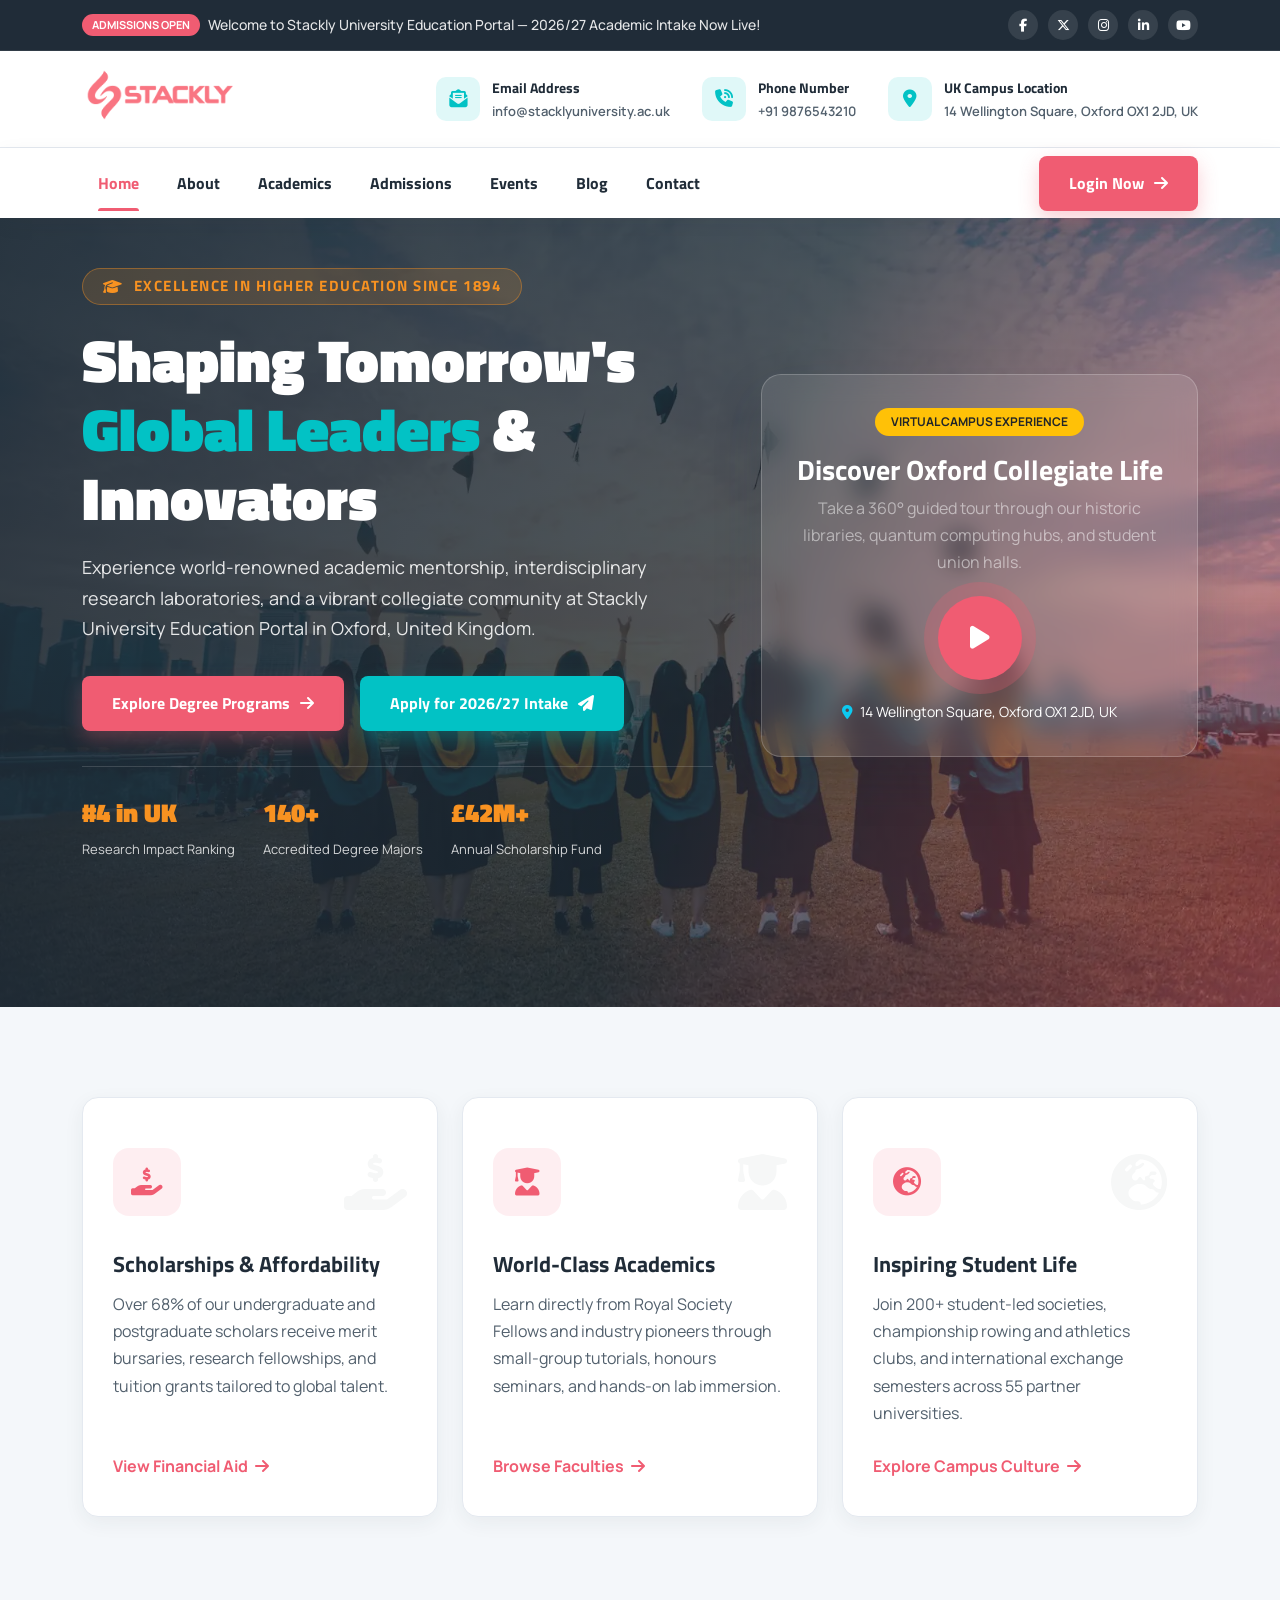
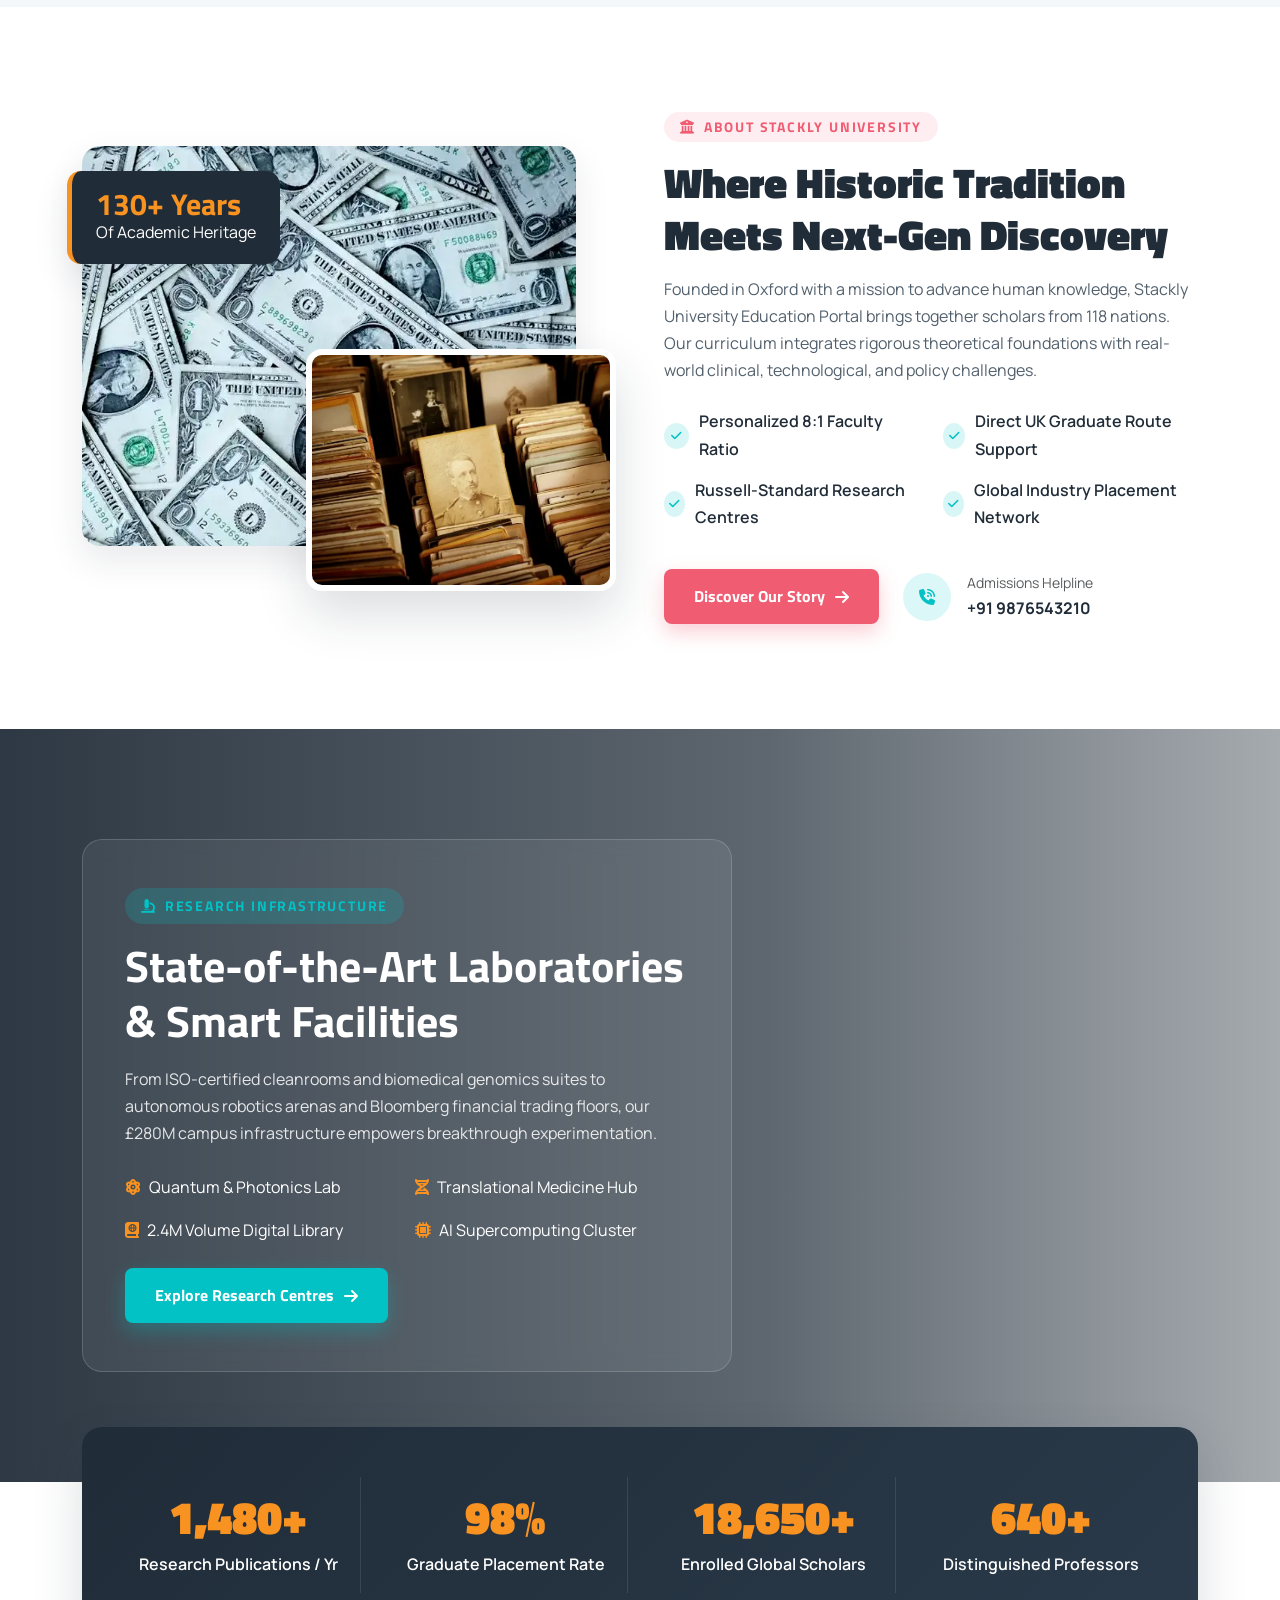
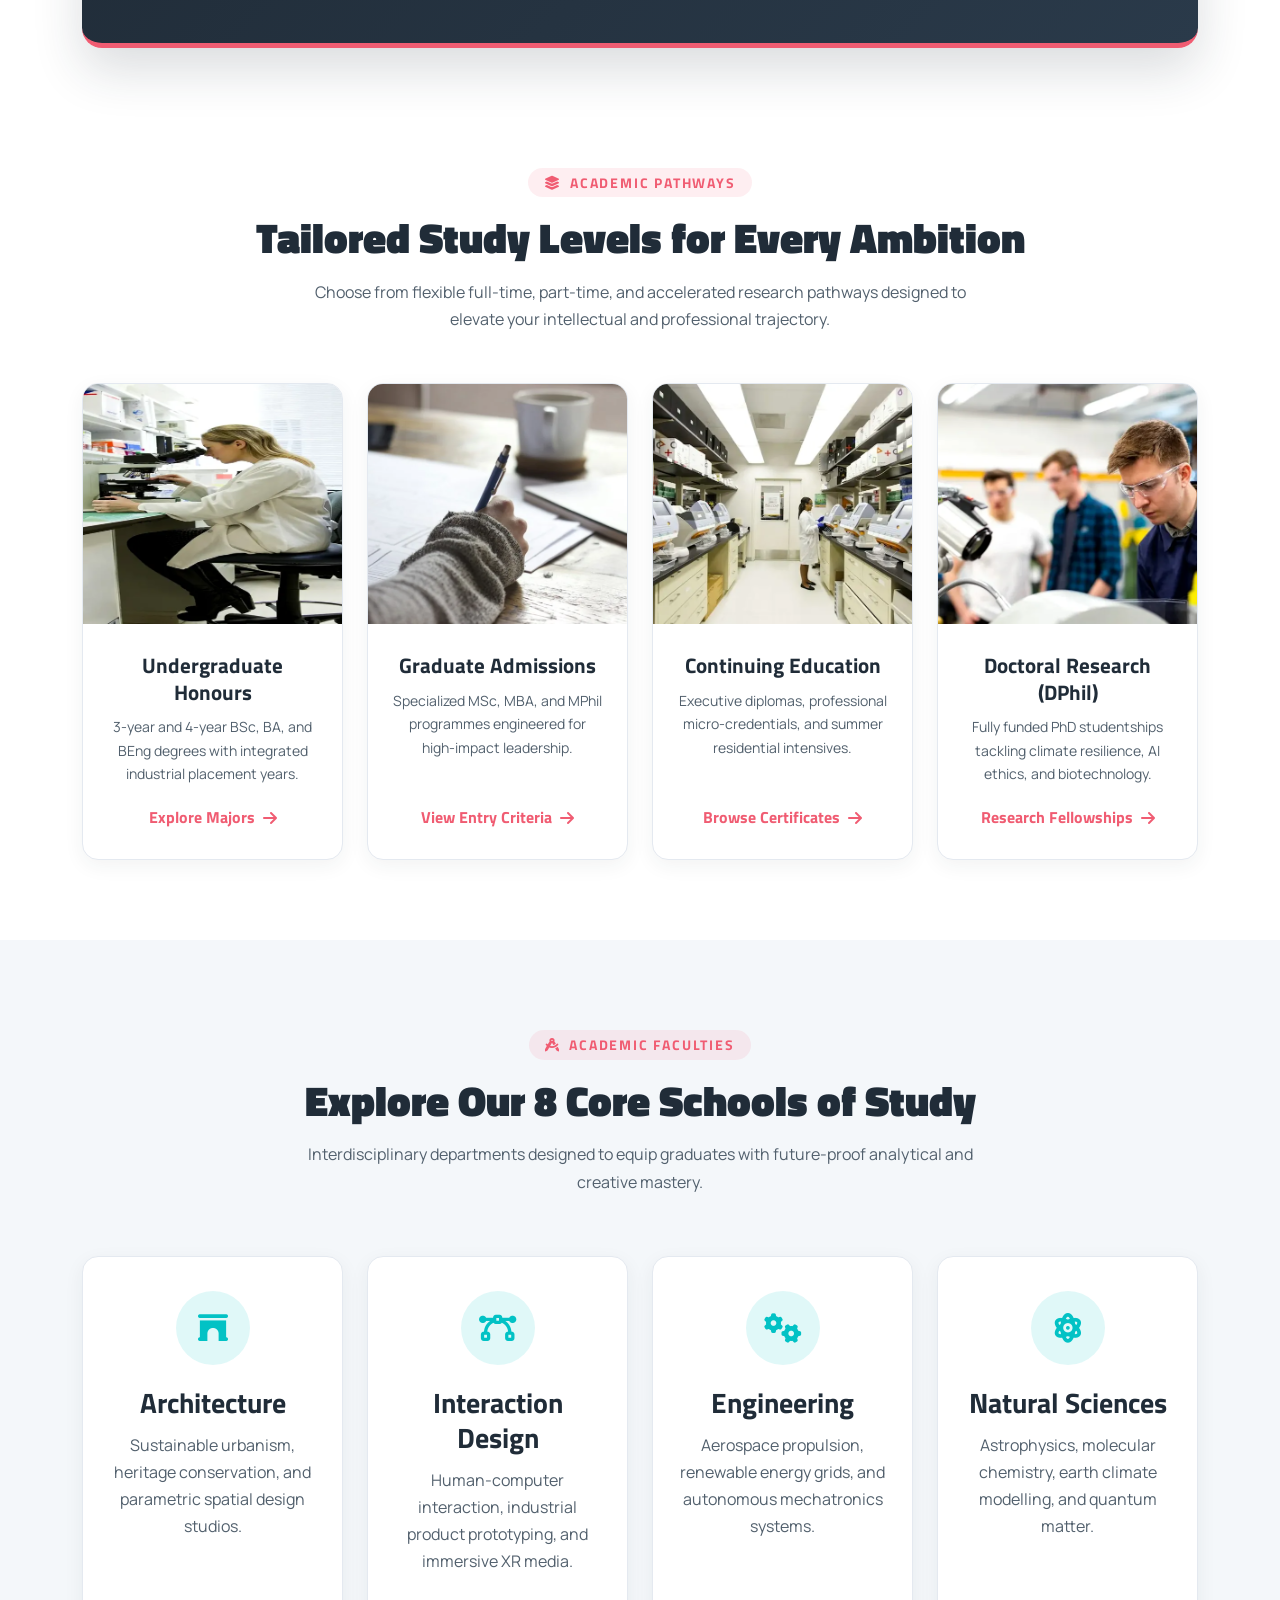
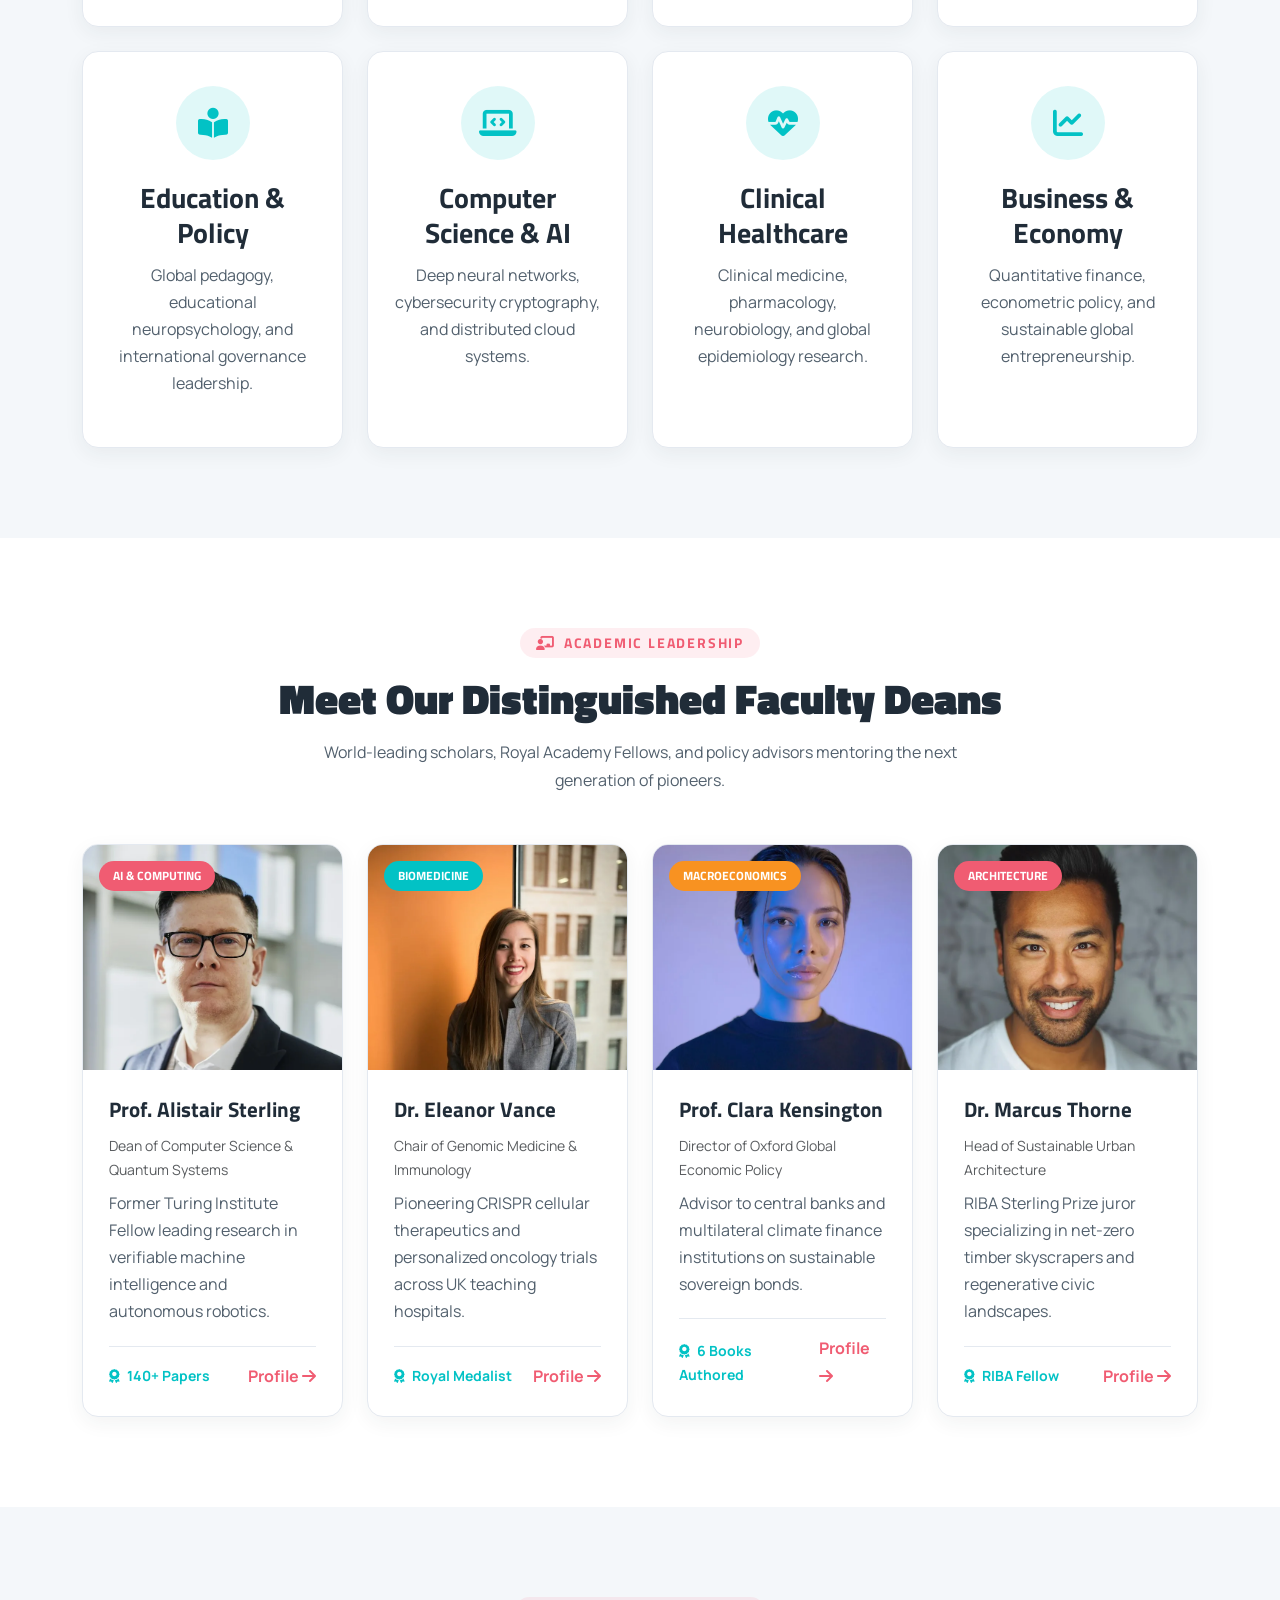
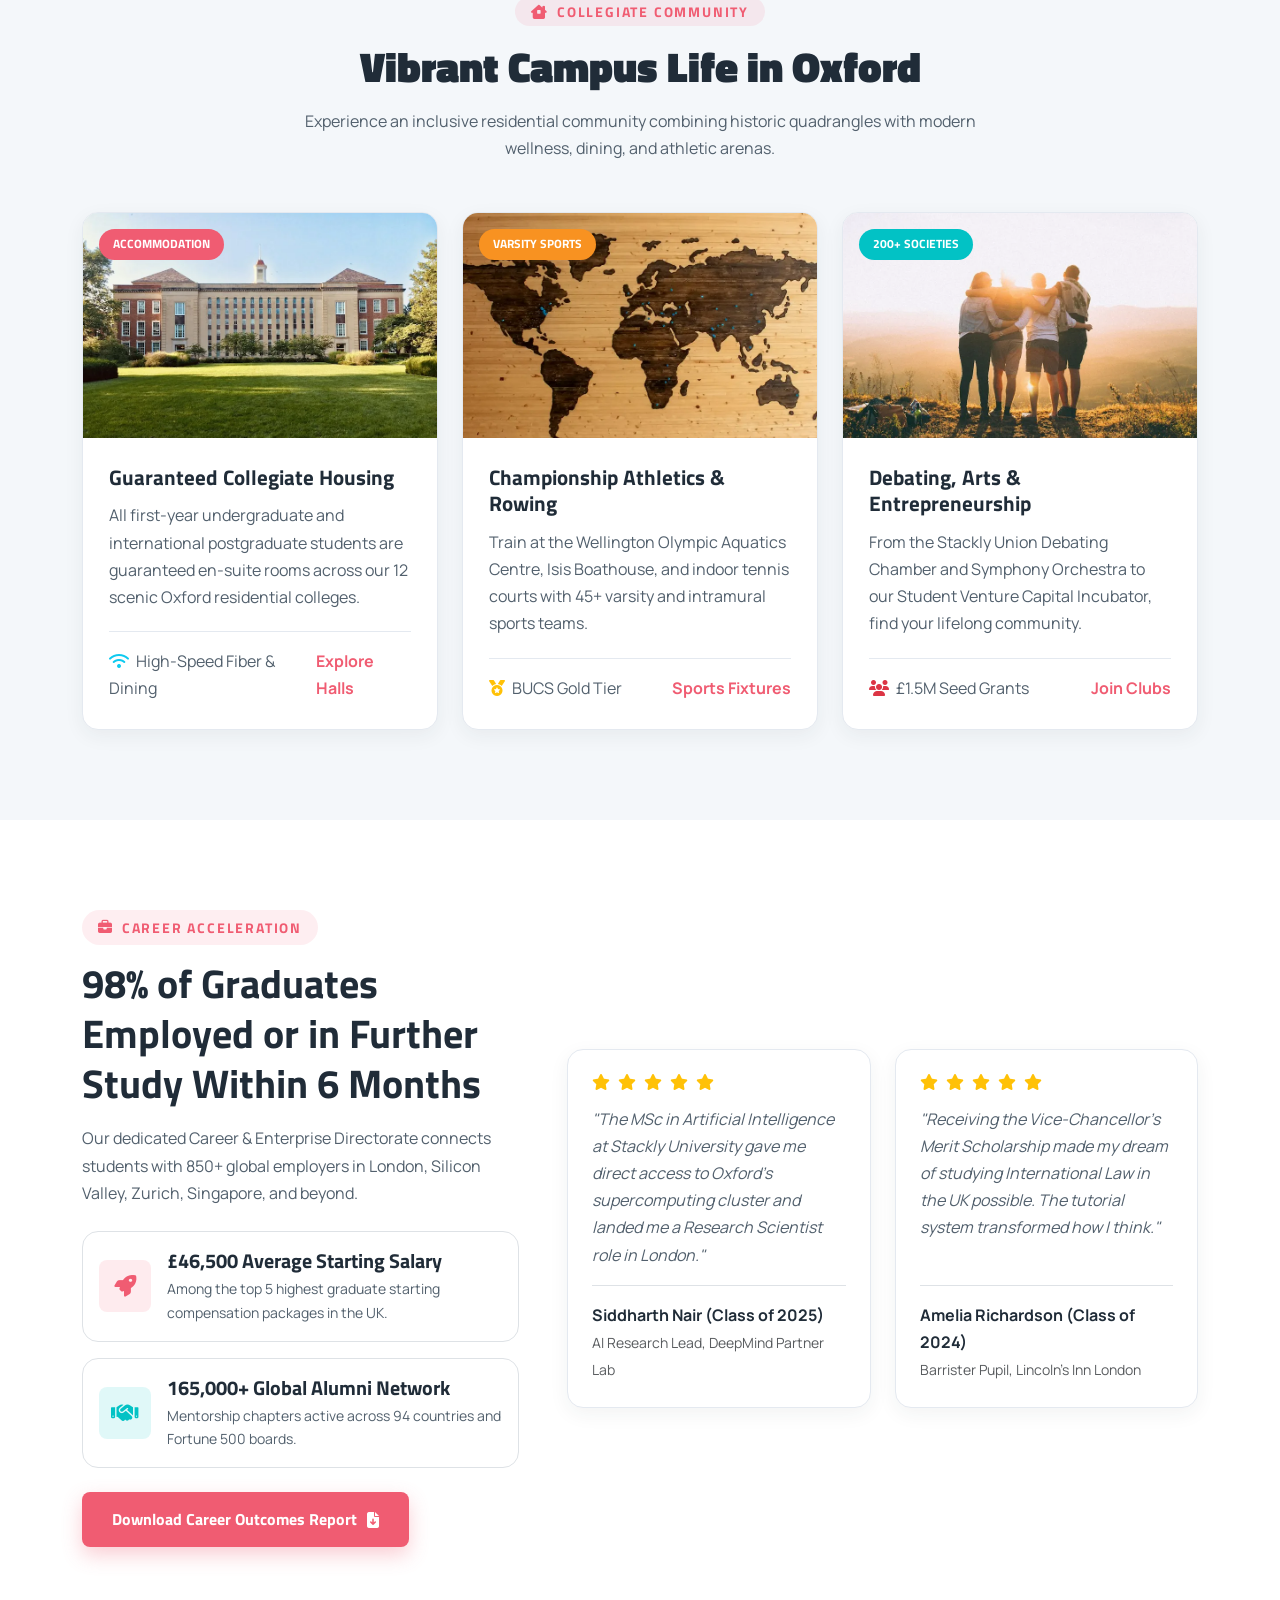
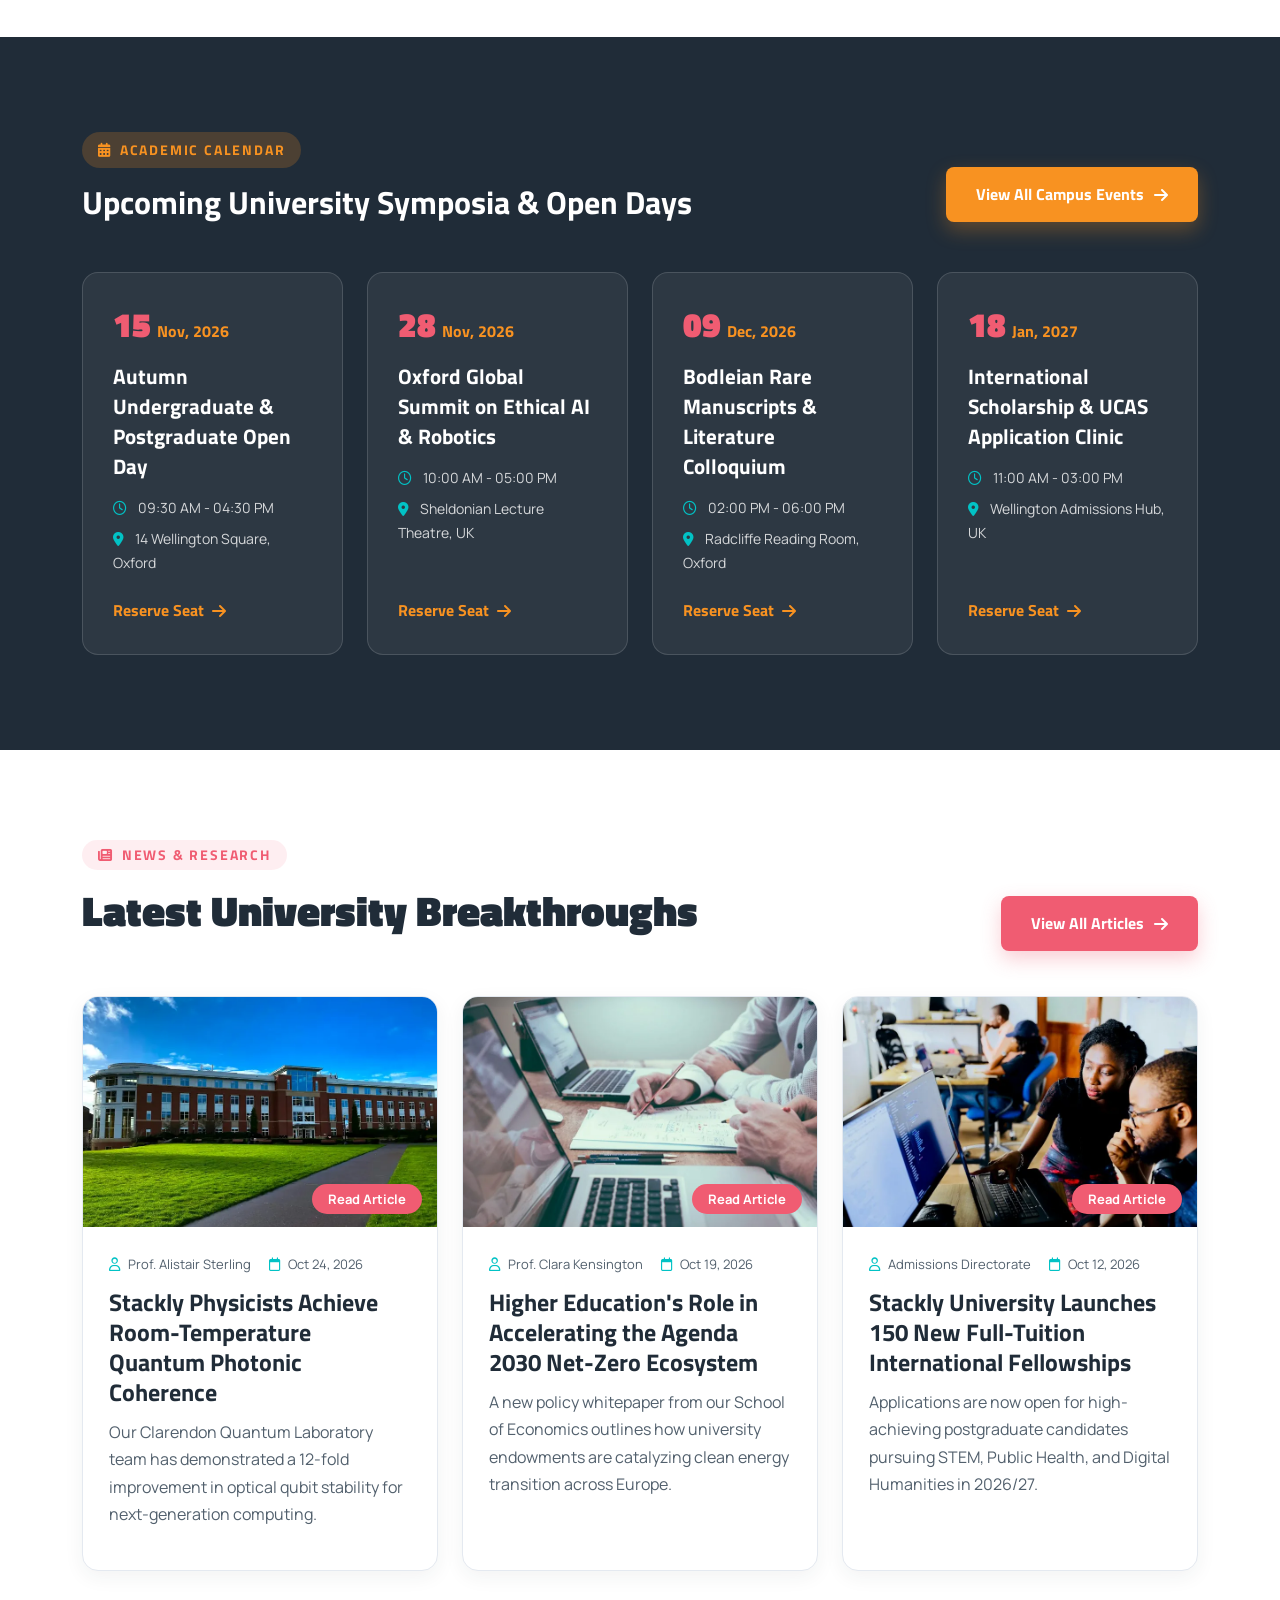
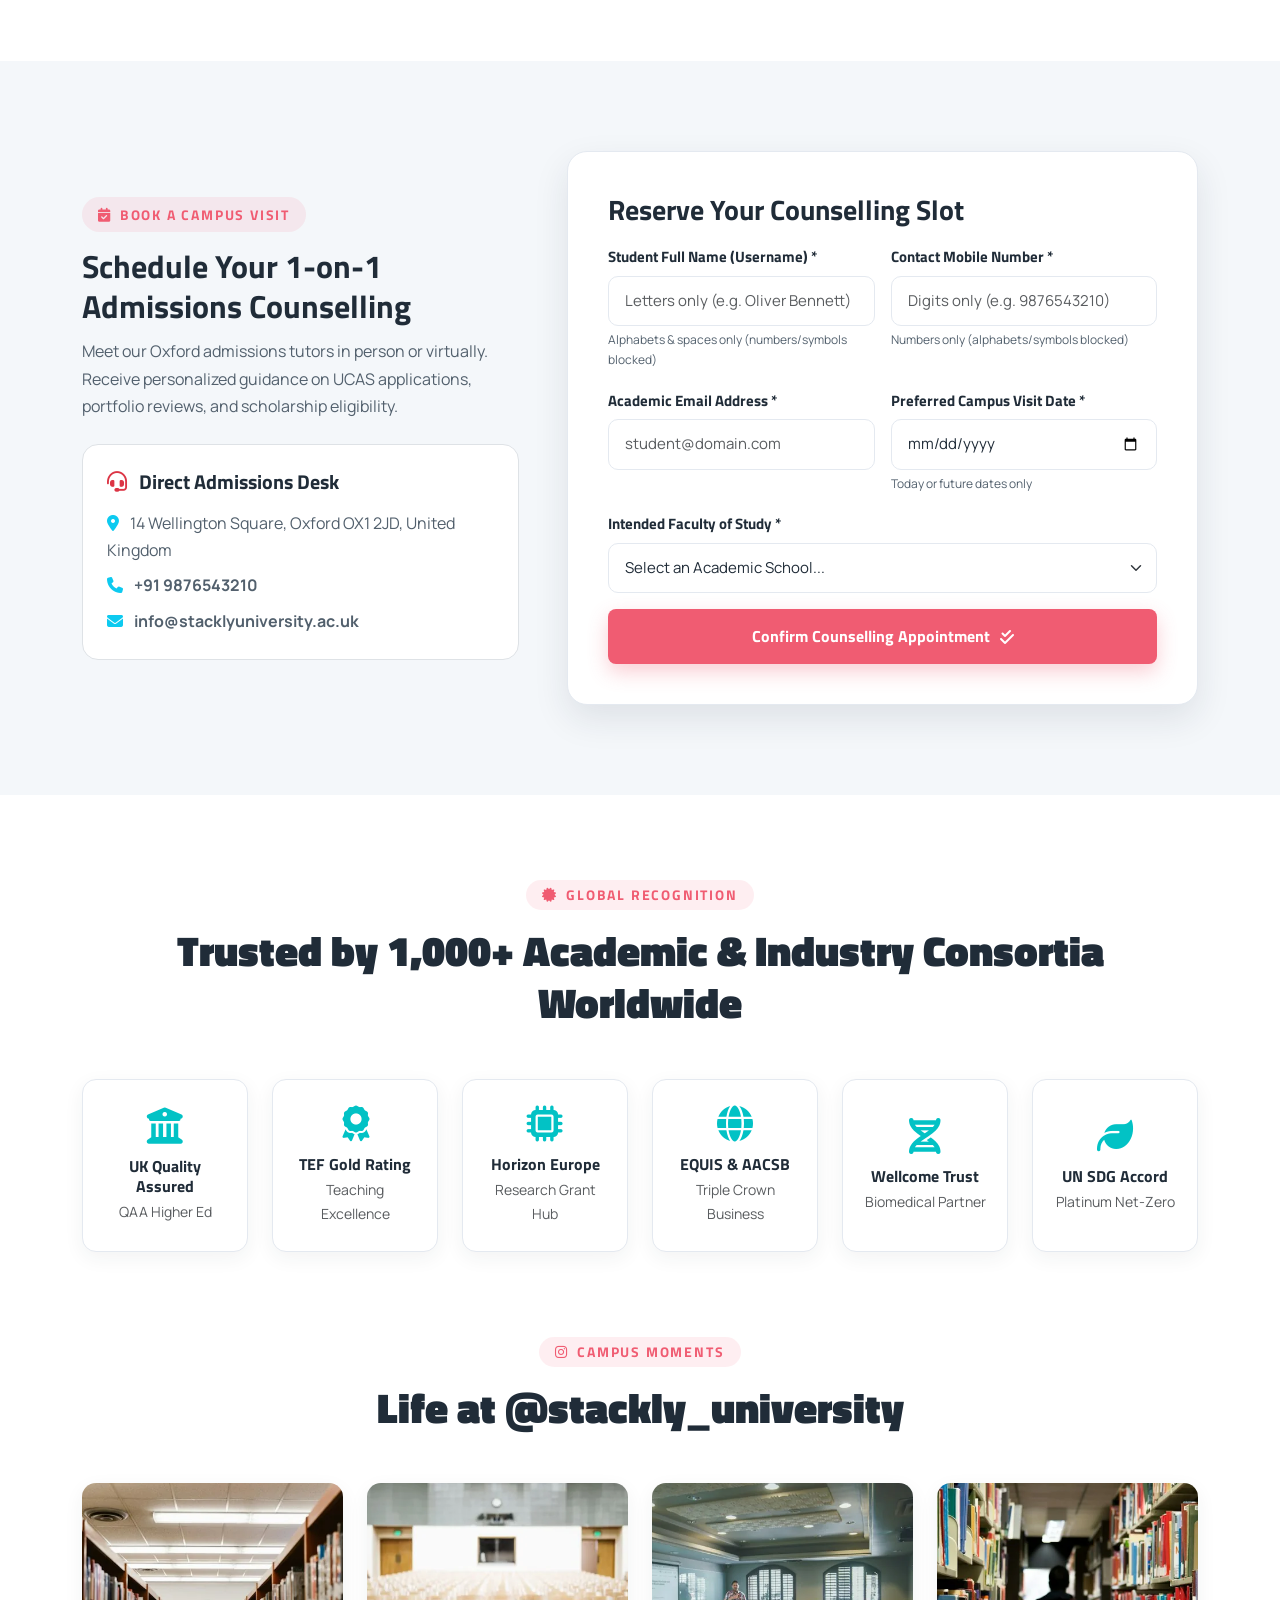
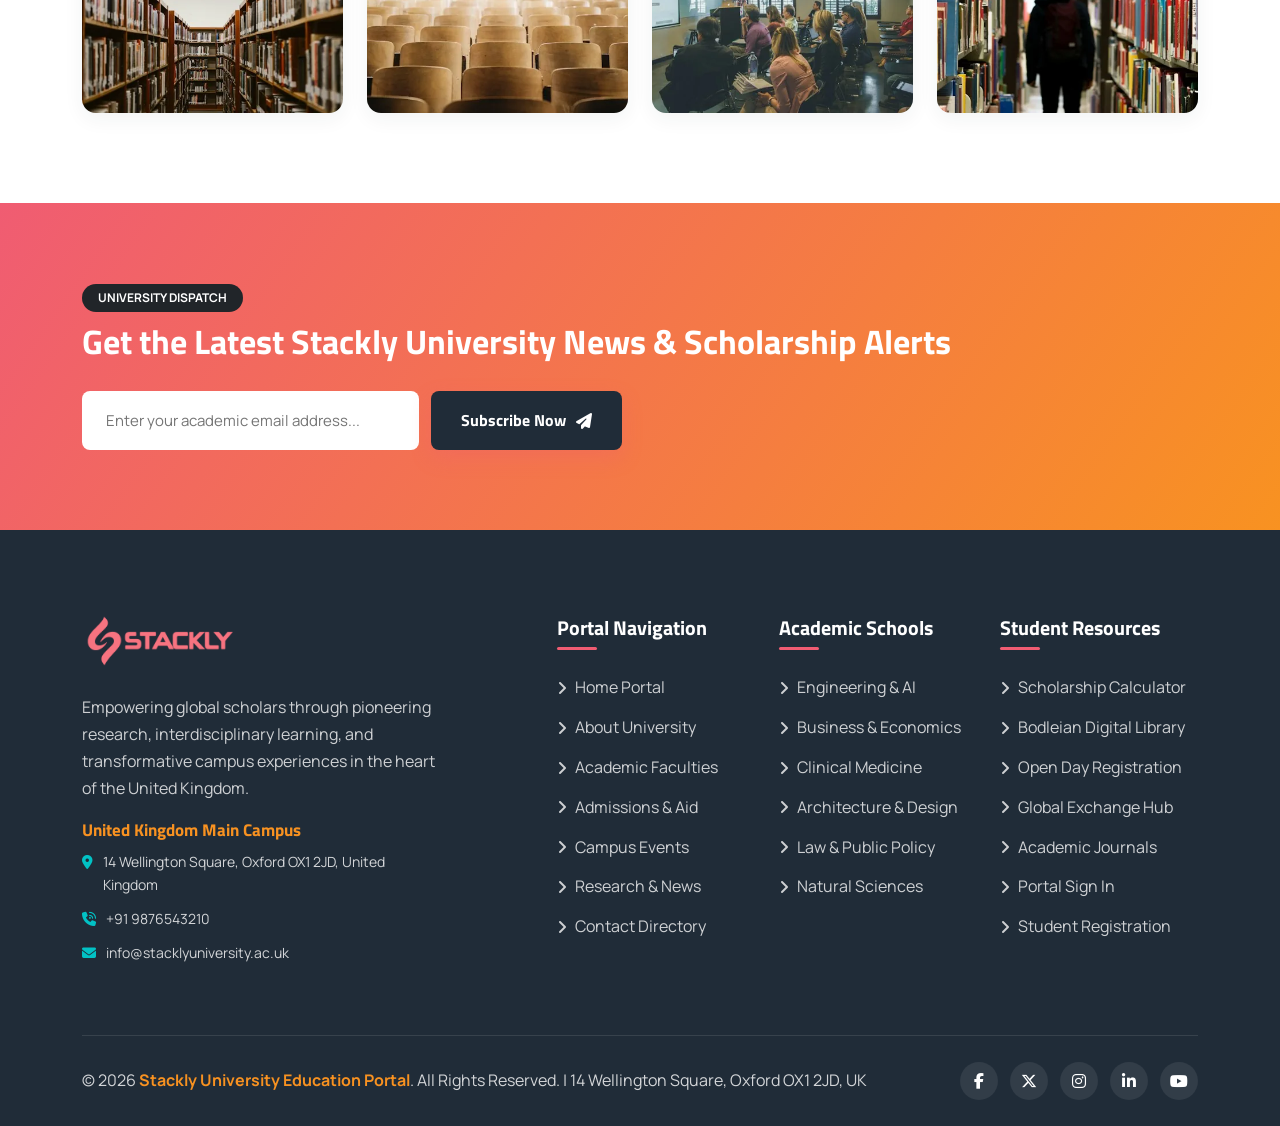
<file: index.html>
<!doctype html>
<html lang="en">
  <head>
    <meta charset="UTF-8" />
    <meta name="viewport" content="width=device-width, initial-scale=1.0" />
    <meta
      name="description"
      content="Stackly University Education Portal - Premier UK Higher Education, Research Excellence, Undergraduate & Postgraduate Admissions."
    />
    <title>Stackly University | University Education Portal</title>
    <!-- Favicon -->
    <link rel="icon" type="image/webp" href="assets/images/logoStackly.webp" />
    <!-- Bootstrap 5.3 CSS -->
    <link
      href="https://cdn.jsdelivr.net/npm/bootstrap@5.3.3/dist/css/bootstrap.min.css"
      rel="stylesheet"
    />
    <!-- Font Awesome 6.6 Latest Icons (includes X-Twitter) -->
    <link
      href="https://cdnjs.cloudflare.com/ajax/libs/font-awesome/6.6.0/css/all.min.css"
      rel="stylesheet"
    />
    <!-- Main Theme Stylesheet -->
    <link rel="stylesheet" href="assets/css/styles.css" />
  </head>
  <body class="boxed_wrapper preloader-active">
    <!-- University Theme Preloader (Home Page - ~2 Seconds) -->
    <div
      id="universityPreloader"
      class="uni_preloader"
      role="status"
      aria-live="polite"
      aria-label="Loading Stackly University Education Portal"
    >
      <div class="uni_preloader_bg">
        <span class="uni_orb uni_orb_one"></span>
        <span class="uni_orb uni_orb_two"></span>
        <span class="uni_orb uni_orb_three"></span>
        <div class="uni_grid_overlay"></div>
      </div>

      <div class="uni_preloader_content">
        <!-- Collegiate Crest & Orbital Rings -->
        <div class="uni_crest_stage">
          <div class="uni_ring uni_ring_outer">
            <span class="uni_orbit_dot dot_crimson"></span>
            <span class="uni_orbit_dot dot_gold"></span>
          </div>
          <div class="uni_ring uni_ring_middle"></div>
          <div class="uni_ring uni_ring_inner">
            <span class="uni_orbit_dot dot_teal"></span>
          </div>

          <div class="uni_crest_core">
            <div class="uni_crest_shield">
              <i class="fa-solid fa-graduation-cap uni_cap_icon"></i>
              <div class="uni_book_pages">
                <span></span>
                <span></span>
                <span></span>
              </div>
            </div>
          </div>
        </div>

        <!-- Brand & Heritage Badge -->
        <div class="uni_preloader_brand">
          <div class="uni_heritage_pill">
            <i class="fa-solid fa-building-columns"></i>
            <span>EST. 1894 &bull; OXFORD COLLEGIATE HERITAGE</span>
          </div>

          <div class="uni_logo_row">
            <img
              src="assets/images/logoStackly.webp"
              alt="Stackly University Logo"
              class="uni_preloader_logo"
            />
          </div>

          <h2 class="uni_preloader_title">Stackly <span>University</span></h2>
          <p class="uni_preloader_motto">
            Excellence in Higher Education, Research &amp; Global Leadership
          </p>
        </div>

        <!-- Progress Bar & Dynamic Status -->
        <div class="uni_progress_wrapper">
          <div class="uni_progress_meta">
            <span id="uniPreloaderStatus" class="uni_status_text">
              <i class="fa-solid fa-compass-drafting"></i> Initializing Academic
              Portal...
            </span>
            <span id="uniPreloaderPercent" class="uni_percent_text">0%</span>
          </div>
          <div class="uni_progress_track">
            <div id="uniPreloaderBar" class="uni_progress_fill"></div>
          </div>
          <div class="uni_pillars_row">
            <span class="uni_pillar_tag active" data-pillar-step="1">
              <i class="fa-solid fa-flask"></i> Research
            </span>
            <span class="uni_pillar_dot"></span>
            <span class="uni_pillar_tag" data-pillar-step="2">
              <i class="fa-solid fa-user-graduate"></i> Academics
            </span>
            <span class="uni_pillar_dot"></span>
            <span class="uni_pillar_tag" data-pillar-step="3">
              <i class="fa-solid fa-earth-europe"></i> Global Campus
            </span>
          </div>
        </div>
      </div>
    </div>
    <!-- End University Theme Preloader -->

    <!-- Common Header Component Container -->
    <div id="header-component"></div>

    <!-- SECTION 1: Banner Home One -->
    <section
      class="banner_home_one"
      style="
        background-image: url(&quot;assets/images/home/hero-banner.webp&quot;);
      "
      data-reveal="up"
    >
      <div class="container">
        <div class="row align-items-center g-5">
          <div class="col-xl-7 col-lg-7 col-md-12">
            <div class="banner_left_text" data-reveal="left">
              <h4>
                <i class="fa-solid fa-graduation-cap"></i> Excellence in Higher
                Education Since 1894
              </h4>
              <h1>
                Shaping Tomorrow's <span>Global Leaders</span> &amp; Innovators
              </h1>
              <p>
                Experience world-renowned academic mentorship, interdisciplinary
                research laboratories, and a vibrant collegiate community at
                Stackly University Education Portal in Oxford, United Kingdom.
              </p>
              <div class="banner_btn_group">
                <a href="#" class="button-style-one"
                  >Explore Degree Programs
                  <i class="fa-solid fa-arrow-right"></i
                ></a>
                <a href="#" class="button-style-three"
                  >Apply for 2026/27 Intake
                  <i class="fa-solid fa-paper-plane"></i
                ></a>
              </div>
              <div class="banner_quick_metrics">
                <div class="banner_metric_item">
                  <strong>#4 in UK</strong>
                  <span>Research Impact Ranking</span>
                </div>
                <div class="banner_metric_item">
                  <strong>140+</strong>
                  <span>Accredited Degree Majors</span>
                </div>
                <div class="banner_metric_item">
                  <strong>£42M+</strong>
                  <span>Annual Scholarship Fund</span>
                </div>
              </div>
            </div>
          </div>
          <div class="col-xl-5 col-lg-5 col-md-12">
            <div
              class="banner_right_card"
              data-reveal="right"
              data-reveal-delay="150"
            >
              <span
                class="badge bg-warning text-dark px-3 py-2 rounded-pill fw-bold mb-3"
                >VIRTUAL CAMPUS EXPERIENCE</span
              >
              <h3 class="text-white mb-2">Discover Oxford Collegiate Life</h3>
              <p class="text-white-50 mb-3">
                Take a 360° guided tour through our historic libraries, quantum
                computing hubs, and student union halls.
              </p>
              <div class="banner_right_vedio_button">
                <a href="#" aria-label="Explore Campus Open Days"
                  ><i class="fa-solid fa-play"></i
                ></a>
              </div>
              <div class="mt-3 text-white small">
                <i class="fa-solid fa-location-dot text-info me-1"></i> 14
                Wellington Square, Oxford OX1 2JD, UK
              </div>
            </div>
          </div>
        </div>
      </div>
    </section>
    <!-- End Section 1 -->

    <!-- SECTION 2: Feature Section Home One -->
    <section class="feature_section_home_one sec_padding_110" data-reveal="up">
      <div class="container">
        <div class="row g-4">
          <div class="col-xl-4 col-lg-4 col-md-6 col-sm-12">
            <div class="feature_block_one">
              <div class="icon_box">
                <div class="icon">
                  <i class="fa-solid fa-hand-holding-dollar"></i>
                </div>
                <div class="bg_icon">
                  <i class="fa-solid fa-hand-holding-dollar"></i>
                </div>
              </div>
              <div class="feature_content">
                <h3>
                  <a href="#">Scholarships &amp; Affordability</a>
                </h3>
                <p>
                  Over 68% of our undergraduate and postgraduate scholars
                  receive merit bursaries, research fellowships, and tuition
                  grants tailored to global talent.
                </p>
                <div class="mt-auto pt-2">
                  <a
                    href="#"
                    class="fw-bold"
                    style="color: var(--primary-color)"
                    >View Financial Aid
                    <i class="fa-solid fa-arrow-right ms-1"></i
                  ></a>
                </div>
              </div>
            </div>
          </div>
          <div class="col-xl-4 col-lg-4 col-md-6 col-sm-12">
            <div class="feature_block_one">
              <div class="icon_box">
                <div class="icon">
                  <i class="fa-solid fa-user-graduate"></i>
                </div>
                <div class="bg_icon">
                  <i class="fa-solid fa-user-graduate"></i>
                </div>
              </div>
              <div class="feature_content">
                <h3>
                  <a href="#">World-Class Academics</a>
                </h3>
                <p>
                  Learn directly from Royal Society Fellows and industry
                  pioneers through small-group tutorials, honours seminars, and
                  hands-on lab immersion.
                </p>
                <div class="mt-auto pt-2">
                  <a
                    href="#"
                    class="fw-bold"
                    style="color: var(--primary-color)"
                    >Browse Faculties
                    <i class="fa-solid fa-arrow-right ms-1"></i
                  ></a>
                </div>
              </div>
            </div>
          </div>
          <div class="col-xl-4 col-lg-4 col-md-12 col-sm-12">
            <div class="feature_block_one">
              <div class="icon_box">
                <div class="icon"><i class="fa-solid fa-earth-europe"></i></div>
                <div class="bg_icon">
                  <i class="fa-solid fa-earth-europe"></i>
                </div>
              </div>
              <div class="feature_content">
                <h3><a href="#">Inspiring Student Life</a></h3>
                <p>
                  Join 200+ student-led societies, championship rowing and
                  athletics clubs, and international exchange semesters across
                  55 partner universities.
                </p>
                <div class="mt-auto pt-2">
                  <a
                    href="#"
                    class="fw-bold"
                    style="color: var(--primary-color)"
                    >Explore Campus Culture
                    <i class="fa-solid fa-arrow-right ms-1"></i
                  ></a>
                </div>
              </div>
            </div>
          </div>
        </div>
      </div>
    </section>
    <!-- End Section 2 -->

    <!-- SECTION 3: About Section Home One -->
    <section class="about_section_home_one" data-reveal="up">
      <div class="container">
        <div class="row align-items-center g-5">
          <div class="col-xl-6 col-lg-6 col-md-12">
            <div class="about_left_image">
              <figure class="image_one">
                <img
                  src="assets/images/home/stackly-university-graduation-ceremony.webp"
                  alt="Stackly University Graduation Ceremony"
                />
              </figure>
              <figure class="image_two">
                <img
                  src="assets/images/home/students-collaborating-in-oxford-quad.webp"
                  alt="Students Collaborating in Oxford Quad"
                />
              </figure>
              <div class="about_experience_badge">
                <strong>130+ Years</strong>
                <span>Of Academic Heritage</span>
              </div>
            </div>
          </div>
          <div class="col-xl-6 col-lg-6 col-md-12">
            <div class="about_right_content">
              <h5>
                <i class="fa-solid fa-building-columns"></i> About Stackly
                University
              </h5>
              <h2>Where Historic Tradition Meets Next-Gen Discovery</h2>
              <p>
                Founded in Oxford with a mission to advance human knowledge,
                Stackly University Education Portal brings together scholars
                from 118 nations. Our curriculum integrates rigorous theoretical
                foundations with real-world clinical, technological, and policy
                challenges.
              </p>
              <div class="row mt-4 mb-3">
                <div class="col-sm-6">
                  <ul class="feature_list">
                    <li>
                      <i class="fa-solid fa-check"></i> Personalized 8:1 Faculty
                      Ratio
                    </li>
                    <li>
                      <i class="fa-solid fa-check"></i> Russell-Standard
                      Research Centres
                    </li>
                  </ul>
                </div>
                <div class="col-sm-6">
                  <ul class="feature_list">
                    <li>
                      <i class="fa-solid fa-check"></i> Direct UK Graduate Route
                      Support
                    </li>
                    <li>
                      <i class="fa-solid fa-check"></i> Global Industry
                      Placement Network
                    </li>
                  </ul>
                </div>
              </div>
              <div class="d-flex flex-wrap align-items-center gap-4 mt-4">
                <a href="#" class="button-style-one"
                  >Discover Our Story <i class="fa-solid fa-arrow-right"></i
                ></a>
                <div class="d-flex align-items-center gap-3">
                  <div
                    class="rounded-circle d-flex align-items-center justify-content-center"
                    style="
                      width: 48px;
                      height: 48px;
                      background: rgba(2, 194, 197, 0.14);
                      color: var(--theme-color-one);
                    "
                  >
                    <i class="fa-solid fa-phone-volume"></i>
                  </div>
                  <div>
                    <small class="d-block text-muted"
                      >Admissions Helpline</small
                    >
                    <a
                      href="#"
                      class="fw-bold"
                      style="color: var(--theme-color-two)"
                      >+91 9876543210</a
                    >
                  </div>
                </div>
              </div>
            </div>
          </div>
        </div>
      </div>
    </section>
    <!-- End Section 3 -->

    <!-- SECTION 4: Services / Laboratory and Facilities Section -->
    <section
      class="services_section_home_one sec_padding_150"
      style="
        background-image: url(&quot;assets/images/home/hero-banner-2.webp&quot;);
      "
    >
      <div class="container">
        <div class="services_content_home_one" data-reveal="zoom">
          <span
            class="theme_subtitle"
            style="
              background: rgba(2, 194, 197, 0.2);
              color: var(--theme-color-one);
            "
            ><i class="fa-solid fa-microscope"></i> Research
            Infrastructure</span
          >
          <h2>State-of-the-Art Laboratories &amp; Smart Facilities</h2>
          <p>
            From ISO-certified cleanrooms and biomedical genomics suites to
            autonomous robotics arenas and Bloomberg financial trading floors,
            our £280M campus infrastructure empowers breakthrough
            experimentation.
          </p>
          <div class="row g-3 mb-4">
            <div class="col-sm-6">
              <div class="d-flex align-items-center gap-2 text-white">
                <i
                  class="fa-solid fa-atom"
                  style="color: var(--secondary-color)"
                ></i>
                <span>Quantum &amp; Photonics Lab</span>
              </div>
            </div>
            <div class="col-sm-6">
              <div class="d-flex align-items-center gap-2 text-white">
                <i
                  class="fa-solid fa-dna"
                  style="color: var(--secondary-color)"
                ></i>
                <span>Translational Medicine Hub</span>
              </div>
            </div>
            <div class="col-sm-6">
              <div class="d-flex align-items-center gap-2 text-white">
                <i
                  class="fa-solid fa-book-atlas"
                  style="color: var(--secondary-color)"
                ></i>
                <span>2.4M Volume Digital Library</span>
              </div>
            </div>
            <div class="col-sm-6">
              <div class="d-flex align-items-center gap-2 text-white">
                <i
                  class="fa-solid fa-microchip"
                  style="color: var(--secondary-color)"
                ></i>
                <span>AI Supercomputing Cluster</span>
              </div>
            </div>
          </div>
          <div class="services_link_btn_home_one">
            <a href="#" class="button-style-three"
              >Explore Research Centres <i class="fa-solid fa-arrow-right"></i
            ></a>
          </div>
        </div>
      </div>
    </section>
    <!-- End Section 4 -->

    <!-- SECTION 5: Funfact Section Home One -->
    <section class="funfact_section_home_one centred" data-reveal="up">
      <div class="container">
        <div class="inner_container">
          <div class="row g-4 clearfix">
            <div class="col-lg-3 col-md-6 col-sm-12 funfact_block">
              <div class="funfact_block_one">
                <div class="inner_box">
                  <div class="count_outer count_box">
                    <span class="count_text" data-speed="1500" data-stop="1480"
                      >0</span
                    ><span>+</span>
                  </div>
                  <p>Research Publications / Yr</p>
                </div>
              </div>
            </div>
            <div class="col-lg-3 col-md-6 col-sm-12 funfact_block">
              <div class="funfact_block_one">
                <div class="inner_box">
                  <div class="count_outer count_box">
                    <span class="count_text" data-speed="1500" data-stop="98"
                      >0</span
                    ><span>%</span>
                  </div>
                  <p>Graduate Placement Rate</p>
                </div>
              </div>
            </div>
            <div class="col-lg-3 col-md-6 col-sm-12 funfact_block">
              <div class="funfact_block_one">
                <div class="inner_box">
                  <div class="count_outer count_box">
                    <span class="count_text" data-speed="1500" data-stop="18650"
                      >0</span
                    ><span>+</span>
                  </div>
                  <p>Enrolled Global Scholars</p>
                </div>
              </div>
            </div>
            <div class="col-lg-3 col-md-6 col-sm-12 funfact_block">
              <div class="funfact_block_one">
                <div class="inner_box">
                  <div class="count_outer count_box">
                    <span class="count_text" data-speed="1500" data-stop="640"
                      >0</span
                    ><span>+</span>
                  </div>
                  <p>Distinguished Professors</p>
                </div>
              </div>
            </div>
          </div>
        </div>
      </div>
    </section>
    <!-- End Section 5 -->

    <!-- SECTION 6: Programs Section Home One -->
    <section class="programs_section_home_one" data-reveal="up">
      <div class="container">
        <div class="section_title_one centred mb_50" data-reveal="up">
          <h5><i class="fa-solid fa-layer-group"></i> Academic Pathways</h5>
          <h2>Tailored Study Levels for Every Ambition</h2>
          <p>
            Choose from flexible full-time, part-time, and accelerated research
            pathways designed to elevate your intellectual and professional
            trajectory.
          </p>
        </div>
        <div class="row g-4 clearfix">
          <div class="col-xl-3 col-lg-6 col-md-6 col-sm-12 programs_block">
            <div class="programs_block_one centred">
              <div class="inner_box">
                <figure class="image_box">
                  <a href="#"
                    ><img
                      src="assets/images/home/undergraduate-admissions.webp"
                      alt="Undergraduate Admissions"
                  /></a>
                </figure>
                <div class="lower_content">
                  <div class="inner">
                    <h4>
                      <a href="#">Undergraduate Honours</a>
                    </h4>
                    <p>
                      3-year and 4-year BSc, BA, and BEng degrees with
                      integrated industrial placement years.
                    </p>
                    <div class="link-btn mt-auto">
                      <a href="#"
                        >Explore Majors <i class="fa-solid fa-arrow-right"></i
                      ></a>
                    </div>
                  </div>
                </div>
              </div>
            </div>
          </div>
          <div class="col-xl-3 col-lg-6 col-md-6 col-sm-12 programs_block">
            <div class="programs_block_one centred">
              <div class="inner_box">
                <figure class="image_box">
                  <a href="#"
                    ><img
                      src="assets/images/home/postgraduate-masters.webp"
                      alt="Postgraduate Masters"
                  /></a>
                </figure>
                <div class="lower_content">
                  <div class="inner">
                    <h4>
                      <a href="#">Graduate Admissions</a>
                    </h4>
                    <p>
                      Specialized MSc, MBA, and MPhil programmes engineered for
                      high-impact leadership.
                    </p>
                    <div class="link-btn mt-auto">
                      <a href="#"
                        >View Entry Criteria
                        <i class="fa-solid fa-arrow-right"></i
                      ></a>
                    </div>
                  </div>
                </div>
              </div>
            </div>
          </div>
          <div class="col-xl-3 col-lg-6 col-md-6 col-sm-12 programs_block">
            <div class="programs_block_one centred">
              <div class="inner_box">
                <figure class="image_box">
                  <a href="#"
                    ><img
                      src="assets/images/home/continuing-executive-education.webp"
                      alt="Continuing Executive Education"
                  /></a>
                </figure>
                <div class="lower_content">
                  <div class="inner">
                    <h4>
                      <a href="#">Continuing Education</a>
                    </h4>
                    <p>
                      Executive diplomas, professional micro-credentials, and
                      summer residential intensives.
                    </p>
                    <div class="link-btn mt-auto">
                      <a href="#"
                        >Browse Certificates
                        <i class="fa-solid fa-arrow-right"></i
                      ></a>
                    </div>
                  </div>
                </div>
              </div>
            </div>
          </div>
          <div class="col-xl-3 col-lg-6 col-md-6 col-sm-12 programs_block">
            <div class="programs_block_one centred">
              <div class="inner_box">
                <figure class="image_box">
                  <a href="#"
                    ><img
                      src="assets/images/home/doctoral-research-at-stackly.webp"
                      alt="Doctoral Research at Stackly"
                  /></a>
                </figure>
                <div class="lower_content">
                  <div class="inner">
                    <h4>
                      <a href="#">Doctoral Research (DPhil)</a>
                    </h4>
                    <p>
                      Fully funded PhD studentships tackling climate resilience,
                      AI ethics, and biotechnology.
                    </p>
                    <div class="link-btn mt-auto">
                      <a href="#"
                        >Research Fellowships
                        <i class="fa-solid fa-arrow-right"></i
                      ></a>
                    </div>
                  </div>
                </div>
              </div>
            </div>
          </div>
        </div>
      </div>
    </section>
    <!-- End Section 6 -->

    <!-- SECTION 7: Our Studies Section Home One -->
    <section class="studies_section_home_one sec_padding_110" data-reveal="up">
      <div class="container">
        <div class="section_title_one centred mb_60" data-reveal="up">
          <h5>
            <i class="fa-solid fa-compass-drafting"></i> Academic Faculties
          </h5>
          <h2>Explore Our 8 Core Schools of Study</h2>
          <p>
            Interdisciplinary departments designed to equip graduates with
            future-proof analytical and creative mastery.
          </p>
        </div>
        <div class="row g-4 clearfix">
          <div class="col-xl-3 col-lg-4 col-md-6 col-sm-12">
            <div class="studies_block_one">
              <div class="inner_box">
                <figure class="image_box">
                  <a href="#" aria-label="Architecture"
                    ><i class="fa-solid fa-archway"></i
                  ></a>
                </figure>
                <div class="lower_content">
                  <div class="inner">
                    <h3><a href="#">Architecture</a></h3>
                    <p>
                      Sustainable urbanism, heritage conservation, and
                      parametric spatial design studios.
                    </p>
                  </div>
                </div>
              </div>
            </div>
          </div>
          <div class="col-xl-3 col-lg-4 col-md-6 col-sm-12">
            <div class="studies_block_one">
              <div class="inner_box">
                <figure class="image_box">
                  <a href="#" aria-label="Design"
                    ><i class="fa-solid fa-bezier-curve"></i
                  ></a>
                </figure>
                <div class="lower_content">
                  <div class="inner">
                    <h3>
                      <a href="#">Interaction Design</a>
                    </h3>
                    <p>
                      Human-computer interaction, industrial product
                      prototyping, and immersive XR media.
                    </p>
                  </div>
                </div>
              </div>
            </div>
          </div>
          <div class="col-xl-3 col-lg-4 col-md-6 col-sm-12">
            <div class="studies_block_one">
              <div class="inner_box">
                <figure class="image_box">
                  <a href="#" aria-label="Engineering"
                    ><i class="fa-solid fa-gears"></i
                  ></a>
                </figure>
                <div class="lower_content">
                  <div class="inner">
                    <h3><a href="#">Engineering</a></h3>
                    <p>
                      Aerospace propulsion, renewable energy grids, and
                      autonomous mechatronics systems.
                    </p>
                  </div>
                </div>
              </div>
            </div>
          </div>
          <div class="col-xl-3 col-lg-4 col-md-6 col-sm-12">
            <div class="studies_block_one">
              <div class="inner_box">
                <figure class="image_box">
                  <a href="#" aria-label="Sciences"
                    ><i class="fa-solid fa-atom"></i
                  ></a>
                </figure>
                <div class="lower_content">
                  <div class="inner">
                    <h3><a href="#">Natural Sciences</a></h3>
                    <p>
                      Astrophysics, molecular chemistry, earth climate
                      modelling, and quantum matter.
                    </p>
                  </div>
                </div>
              </div>
            </div>
          </div>
          <div class="col-xl-3 col-lg-4 col-md-6 col-sm-12">
            <div class="studies_block_one">
              <div class="inner_box">
                <figure class="image_box">
                  <a href="#" aria-label="Education"
                    ><i class="fa-solid fa-book-open-reader"></i
                  ></a>
                </figure>
                <div class="lower_content">
                  <div class="inner">
                    <h3>
                      <a href="#">Education &amp; Policy</a>
                    </h3>
                    <p>
                      Global pedagogy, educational neuropsychology, and
                      international governance leadership.
                    </p>
                  </div>
                </div>
              </div>
            </div>
          </div>
          <div class="col-xl-3 col-lg-4 col-md-6 col-sm-12">
            <div class="studies_block_one">
              <div class="inner_box">
                <figure class="image_box">
                  <a href="#" aria-label="IT and AI"
                    ><i class="fa-solid fa-laptop-code"></i
                  ></a>
                </figure>
                <div class="lower_content">
                  <div class="inner">
                    <h3>
                      <a href="#">Computer Science &amp; AI</a>
                    </h3>
                    <p>
                      Deep neural networks, cybersecurity cryptography, and
                      distributed cloud systems.
                    </p>
                  </div>
                </div>
              </div>
            </div>
          </div>
          <div class="col-xl-3 col-lg-4 col-md-6 col-sm-12">
            <div class="studies_block_one">
              <div class="inner_box">
                <figure class="image_box">
                  <a href="#" aria-label="Health Care"
                    ><i class="fa-solid fa-heart-pulse"></i
                  ></a>
                </figure>
                <div class="lower_content">
                  <div class="inner">
                    <h3>
                      <a href="#">Clinical Healthcare</a>
                    </h3>
                    <p>
                      Clinical medicine, pharmacology, neurobiology, and global
                      epidemiology research.
                    </p>
                  </div>
                </div>
              </div>
            </div>
          </div>
          <div class="col-xl-3 col-lg-4 col-md-6 col-sm-12">
            <div class="studies_block_one">
              <div class="inner_box">
                <figure class="image_box">
                  <a href="#" aria-label="Economy"
                    ><i class="fa-solid fa-chart-line"></i
                  ></a>
                </figure>
                <div class="lower_content">
                  <div class="inner">
                    <h3>
                      <a href="#">Business &amp; Economy</a>
                    </h3>
                    <p>
                      Quantitative finance, econometric policy, and sustainable
                      global entrepreneurship.
                    </p>
                  </div>
                </div>
              </div>
            </div>
          </div>
        </div>
      </div>
    </section>
    <!-- End Section 7 -->

    <!-- SECTION 8: Distinguished Faculty Spotlight Section -->
    <section class="sec_padding_110" data-reveal="up">
      <div class="container">
        <div class="section_title_one centred mb_50" data-reveal="up">
          <h5>
            <i class="fa-solid fa-chalkboard-user"></i> Academic Leadership
          </h5>
          <h2>Meet Our Distinguished Faculty Deans</h2>
          <p>
            World-leading scholars, Royal Academy Fellows, and policy advisors
            mentoring the next generation of pioneers.
          </p>
        </div>
        <div class="row g-4">
          <div class="col-xl-3 col-lg-6 col-md-6">
            <div class="portal_card">
              <div class="portal_card_img">
                <img
                  src="assets/images/home/prof-alistair-sterling.webp"
                  alt="Prof. Alistair Sterling"
                  style="object-position: top"
                />
                <span class="portal_card_badge">AI &amp; Computing</span>
              </div>
              <div class="portal_card_body">
                <h4>Prof. Alistair Sterling</h4>
                <p class="small text-muted mb-2">
                  Dean of Computer Science &amp; Quantum Systems
                </p>
                <p>
                  Former Turing Institute Fellow leading research in verifiable
                  machine intelligence and autonomous robotics.
                </p>
                <div class="portal_card_footer">
                  <span
                    class="small fw-bold"
                    style="color: var(--theme-color-one)"
                    ><i class="fa-solid fa-award me-1"></i> 140+ Papers</span
                  >
                  <a
                    href="#"
                    class="fw-bold"
                    style="color: var(--primary-color)"
                    >Profile <i class="fa-solid fa-arrow-right"></i
                  ></a>
                </div>
              </div>
            </div>
          </div>
          <div class="col-xl-3 col-lg-6 col-md-6">
            <div class="portal_card">
              <div class="portal_card_img">
                <img
                  src="assets/images/home/dr-eleanor-vance.webp"
                  alt="Dr. Eleanor Vance"
                  style="object-position: top"
                />
                <span
                  class="portal_card_badge"
                  style="background: var(--theme-color-one)"
                  >Biomedicine</span
                >
              </div>
              <div class="portal_card_body">
                <h4>Dr. Eleanor Vance</h4>
                <p class="small text-muted mb-2">
                  Chair of Genomic Medicine &amp; Immunology
                </p>
                <p>
                  Pioneering CRISPR cellular therapeutics and personalized
                  oncology trials across UK teaching hospitals.
                </p>
                <div class="portal_card_footer">
                  <span
                    class="small fw-bold"
                    style="color: var(--theme-color-one)"
                    ><i class="fa-solid fa-award me-1"></i> Royal Medalist</span
                  >
                  <a
                    href="#"
                    class="fw-bold"
                    style="color: var(--primary-color)"
                    >Profile <i class="fa-solid fa-arrow-right"></i
                  ></a>
                </div>
              </div>
            </div>
          </div>
          <div class="col-xl-3 col-lg-6 col-md-6">
            <div class="portal_card">
              <div class="portal_card_img">
                <img
                  src="assets/images/home/prof-clara-kensington.webp"
                  alt="Prof. Clara Kensington"
                />
                <span
                  class="portal_card_badge"
                  style="background: var(--secondary-color)"
                  >Macroeconomics</span
                >
              </div>
              <div class="portal_card_body">
                <h4>Prof. Clara Kensington</h4>
                <p class="small text-muted mb-2">
                  Director of Oxford Global Economic Policy
                </p>
                <p>
                  Advisor to central banks and multilateral climate finance
                  institutions on sustainable sovereign bonds.
                </p>
                <div class="portal_card_footer">
                  <span
                    class="small fw-bold"
                    style="color: var(--theme-color-one)"
                    ><i class="fa-solid fa-award me-1"></i> 6 Books
                    Authored</span
                  >
                  <a
                    href="#"
                    class="fw-bold"
                    style="color: var(--primary-color)"
                    >Profile <i class="fa-solid fa-arrow-right"></i
                  ></a>
                </div>
              </div>
            </div>
          </div>
          <div class="col-xl-3 col-lg-6 col-md-6">
            <div class="portal_card">
              <div class="portal_card_img">
                <img
                  src="assets/images/home/dr-marcus-thorne.webp"
                  alt="Dr. Marcus Thorne"
                  style="object-position: 0px -30px"
                />
                <span class="portal_card_badge">Architecture</span>
              </div>
              <div class="portal_card_body">
                <h4>Dr. Marcus Thorne</h4>
                <p class="small text-muted mb-2">
                  Head of Sustainable Urban Architecture
                </p>
                <p>
                  RIBA Sterling Prize juror specializing in net-zero timber
                  skyscrapers and regenerative civic landscapes.
                </p>
                <div class="portal_card_footer">
                  <span
                    class="small fw-bold"
                    style="color: var(--theme-color-one)"
                    ><i class="fa-solid fa-award me-1"></i> RIBA Fellow</span
                  >
                  <a
                    href="#"
                    class="fw-bold"
                    style="color: var(--primary-color)"
                    >Profile <i class="fa-solid fa-arrow-right"></i
                  ></a>
                </div>
              </div>
            </div>
          </div>
        </div>
      </div>
    </section>
    <!-- End Section 8 -->

    <!-- SECTION 9: Residential Colleges & Campus Life Showcase -->
    <section class="sec_padding_110 bg_light_portal" data-reveal="up">
      <div class="container">
        <div class="section_title_one centred mb_50" data-reveal="up">
          <h5>
            <i class="fa-solid fa-house-chimney-window"></i> Collegiate
            Community
          </h5>
          <h2>Vibrant Campus Life in Oxford</h2>
          <p>
            Experience an inclusive residential community combining historic
            quadrangles with modern wellness, dining, and athletic arenas.
          </p>
        </div>
        <div class="row g-4">
          <div class="col-lg-4 col-md-6">
            <div class="portal_card">
              <div class="portal_card_img">
                <img
                  src="assets/images/home/historic-residential-halls.webp"
                  alt="Historic Residential Halls"
                />
                <span class="portal_card_badge">Accommodation</span>
              </div>
              <div class="portal_card_body">
                <h3>Guaranteed Collegiate Housing</h3>
                <p>
                  All first-year undergraduate and international postgraduate
                  students are guaranteed en-suite rooms across our 12 scenic
                  Oxford residential colleges.
                </p>
                <div class="portal_card_footer">
                  <span
                    ><i class="fa-solid fa-wifi text-info me-1"></i> High-Speed
                    Fiber &amp; Dining</span
                  >
                  <a
                    href="#"
                    class="fw-bold"
                    style="color: var(--primary-color)"
                    >Explore Halls</a
                  >
                </div>
              </div>
            </div>
          </div>
          <div class="col-lg-4 col-md-6">
            <div class="portal_card">
              <div class="portal_card_img">
                <img
                  src="assets/images/home/varsity-athletics-and-rowing.webp"
                  alt="Varsity Athletics and Rowing"
                />
                <span
                  class="portal_card_badge"
                  style="background: var(--secondary-color)"
                  >Varsity Sports</span
                >
              </div>
              <div class="portal_card_body">
                <h3>Championship Athletics &amp; Rowing</h3>
                <p>
                  Train at the Wellington Olympic Aquatics Centre, Isis
                  Boathouse, and indoor tennis courts with 45+ varsity and
                  intramural sports teams.
                </p>
                <div class="portal_card_footer">
                  <span
                    ><i class="fa-solid fa-medal text-warning me-1"></i> BUCS
                    Gold Tier</span
                  >
                  <a
                    href="#"
                    class="fw-bold"
                    style="color: var(--primary-color)"
                    >Sports Fixtures</a
                  >
                </div>
              </div>
            </div>
          </div>
          <div class="col-lg-4 col-md-12">
            <div class="portal_card">
              <div class="portal_card_img">
                <img
                  src="assets/images/home/student-union-and-societies.webp"
                  alt="Student Union and Societies"
                />
                <span
                  class="portal_card_badge"
                  style="background: var(--theme-color-one)"
                  >200+ Societies</span
                >
              </div>
              <div class="portal_card_body">
                <h3>Debating, Arts &amp; Entrepreneurship</h3>
                <p>
                  From the Stackly Union Debating Chamber and Symphony Orchestra
                  to our Student Venture Capital Incubator, find your lifelong
                  community.
                </p>
                <div class="portal_card_footer">
                  <span
                    ><i class="fa-solid fa-users text-danger me-1"></i> £1.5M
                    Seed Grants</span
                  >
                  <a
                    href="#"
                    class="fw-bold"
                    style="color: var(--primary-color)"
                    >Join Clubs</a
                  >
                </div>
              </div>
            </div>
          </div>
        </div>
      </div>
    </section>
    <!-- End Section 9 -->

    <!-- SECTION 10: Global Career Outcomes & Alumni Impact -->
    <section class="sec_padding_110" data-reveal="up">
      <div class="container">
        <div class="row align-items-center g-5">
          <div class="col-lg-5">
            <span class="theme_subtitle"
              ><i class="fa-solid fa-briefcase"></i> Career Acceleration</span
            >
            <h2 class="mb-3" style="font-size: clamp(28px, 3.4vw, 40px)">
              98% of Graduates Employed or in Further Study Within 6 Months
            </h2>
            <p class="mb-4">
              Our dedicated Career &amp; Enterprise Directorate connects
              students with 850+ global employers in London, Silicon Valley,
              Zurich, Singapore, and beyond.
            </p>
            <div class="d-flex flex-column gap-3 mb-4">
              <div class="p-3 rounded-4 border d-flex align-items-center gap-3">
                <div
                  class="rounded-3 d-flex align-items-center justify-content-center flex-shrink-0"
                  style="
                    width: 52px;
                    height: 52px;
                    background: rgba(240, 92, 114, 0.12);
                    color: var(--primary-color);
                    font-size: 22px;
                  "
                >
                  <i class="fa-solid fa-rocket"></i>
                </div>
                <div>
                  <h5 class="mb-1">£46,500 Average Starting Salary</h5>
                  <p class="small mb-0">
                    Among the top 5 highest graduate starting compensation
                    packages in the UK.
                  </p>
                </div>
              </div>
              <div class="p-3 rounded-4 border d-flex align-items-center gap-3">
                <div
                  class="rounded-3 d-flex align-items-center justify-content-center flex-shrink-0"
                  style="
                    width: 52px;
                    height: 52px;
                    background: rgba(2, 194, 197, 0.12);
                    color: var(--theme-color-one);
                    font-size: 22px;
                  "
                >
                  <i class="fa-solid fa-handshake"></i>
                </div>
                <div>
                  <h5 class="mb-1">165,000+ Global Alumni Network</h5>
                  <p class="small mb-0">
                    Mentorship chapters active across 94 countries and Fortune
                    500 boards.
                  </p>
                </div>
              </div>
            </div>
            <a href="#" class="button-style-one"
              >Download Career Outcomes Report
              <i class="fa-solid fa-file-arrow-down"></i
            ></a>
          </div>
          <div class="col-lg-7">
            <div class="row g-4">
              <div class="col-sm-6">
                <div class="portal_card p-4">
                  <div
                    class="d-flex align-items-center gap-2 mb-3 text-warning"
                  >
                    <i class="fa-solid fa-star"></i
                    ><i class="fa-solid fa-star"></i
                    ><i class="fa-solid fa-star"></i
                    ><i class="fa-solid fa-star"></i
                    ><i class="fa-solid fa-star"></i>
                  </div>
                  <p class="fst-italic">
                    "The MSc in Artificial Intelligence at Stackly University
                    gave me direct access to Oxford's supercomputing cluster and
                    landed me a Research Scientist role in London."
                  </p>
                  <div class="mt-auto pt-3 border-top">
                    <strong
                      class="d-block"
                      style="color: var(--theme-color-two)"
                      >Siddharth Nair (Class of 2025)</strong
                    >
                    <small class="text-muted"
                      >AI Research Lead, DeepMind Partner Lab</small
                    >
                  </div>
                </div>
              </div>
              <div class="col-sm-6">
                <div class="portal_card p-4">
                  <div
                    class="d-flex align-items-center gap-2 mb-3 text-warning"
                  >
                    <i class="fa-solid fa-star"></i
                    ><i class="fa-solid fa-star"></i
                    ><i class="fa-solid fa-star"></i
                    ><i class="fa-solid fa-star"></i
                    ><i class="fa-solid fa-star"></i>
                  </div>
                  <p class="fst-italic">
                    "Receiving the Vice-Chancellor's Merit Scholarship made my
                    dream of studying International Law in the UK possible. The
                    tutorial system transformed how I think."
                  </p>
                  <div class="mt-auto pt-3 border-top">
                    <strong
                      class="d-block"
                      style="color: var(--theme-color-two)"
                      >Amelia Richardson (Class of 2024)</strong
                    >
                    <small class="text-muted"
                      >Barrister Pupil, Lincoln's Inn London</small
                    >
                  </div>
                </div>
              </div>
            </div>
          </div>
        </div>
      </div>
    </section>
    <!-- End Section 10 -->

    <!-- SECTION 11: Event Section Home One -->
    <section class="event_section_home_one" data-reveal="up">
      <div class="container">
        <div
          class="d-flex flex-wrap align-items-end justify-content-between mb_50 gap-3"
        >
          <div>
            <span
              class="theme_subtitle"
              style="
                background: rgba(248, 146, 33, 0.2);
                color: var(--secondary-color);
              "
              ><i class="fa-solid fa-calendar-days"></i> Academic Calendar</span
            >
            <h2 class="text-white mb-0">
              Upcoming University Symposia &amp; Open Days
            </h2>
          </div>
          <a href="#" class="button-style-two"
            >View All Campus Events <i class="fa-solid fa-arrow-right"></i
          ></a>
        </div>
        <div class="row g-4">
          <div class="col-xl-3 col-lg-6 col-md-6">
            <div class="event_block_one">
              <div>
                <h5><strong>15</strong>Nov, 2026</h5>
                <h4>
                  <a href="#"
                    >Autumn Undergraduate &amp; Postgraduate Open Day</a
                  >
                </h4>
                <ul class="event_info">
                  <li>
                    <i class="fa-regular fa-clock"></i> 09:30 AM - 04:30 PM
                  </li>
                  <li>
                    <i class="fa-solid fa-location-dot"></i> 14 Wellington
                    Square, Oxford
                  </li>
                </ul>
              </div>
              <div class="link_btn">
                <a href="#"
                  >Reserve Seat <i class="fa-solid fa-arrow-right"></i
                ></a>
              </div>
            </div>
          </div>
          <div class="col-xl-3 col-lg-6 col-md-6">
            <div class="event_block_one">
              <div>
                <h5><strong>28</strong>Nov, 2026</h5>
                <h4>
                  <a href="#"
                    >Oxford Global Summit on Ethical AI &amp; Robotics</a
                  >
                </h4>
                <ul class="event_info">
                  <li>
                    <i class="fa-regular fa-clock"></i> 10:00 AM - 05:00 PM
                  </li>
                  <li>
                    <i class="fa-solid fa-location-dot"></i> Sheldonian Lecture
                    Theatre, UK
                  </li>
                </ul>
              </div>
              <div class="link_btn">
                <a href="#"
                  >Reserve Seat <i class="fa-solid fa-arrow-right"></i
                ></a>
              </div>
            </div>
          </div>
          <div class="col-xl-3 col-lg-6 col-md-6">
            <div class="event_block_one">
              <div>
                <h5><strong>09</strong>Dec, 2026</h5>
                <h4>
                  <a href="#"
                    >Bodleian Rare Manuscripts &amp; Literature Colloquium</a
                  >
                </h4>
                <ul class="event_info">
                  <li>
                    <i class="fa-regular fa-clock"></i> 02:00 PM - 06:00 PM
                  </li>
                  <li>
                    <i class="fa-solid fa-location-dot"></i> Radcliffe Reading
                    Room, Oxford
                  </li>
                </ul>
              </div>
              <div class="link_btn">
                <a href="#"
                  >Reserve Seat <i class="fa-solid fa-arrow-right"></i
                ></a>
              </div>
            </div>
          </div>
          <div class="col-xl-3 col-lg-6 col-md-6">
            <div class="event_block_one">
              <div>
                <h5><strong>18</strong>Jan, 2027</h5>
                <h4>
                  <a href="#"
                    >International Scholarship &amp; UCAS Application Clinic</a
                  >
                </h4>
                <ul class="event_info">
                  <li>
                    <i class="fa-regular fa-clock"></i> 11:00 AM - 03:00 PM
                  </li>
                  <li>
                    <i class="fa-solid fa-location-dot"></i> Wellington
                    Admissions Hub, UK
                  </li>
                </ul>
              </div>
              <div class="link_btn">
                <a href="#"
                  >Reserve Seat <i class="fa-solid fa-arrow-right"></i
                ></a>
              </div>
            </div>
          </div>
        </div>
      </div>
    </section>
    <!-- End Section 11 -->

    <!-- SECTION 12: Blog Section Home One -->
    <section class="blog_section_home_one sec_padding_110" data-reveal="up">
      <div class="container">
        <div class="outer_box">
          <div class="section_title_two" data-reveal="up">
            <h5><i class="fa-solid fa-newspaper"></i> News &amp; Research</h5>
            <h2>Latest University Breakthroughs</h2>
          </div>
          <div class="blog_link_button">
            <a href="#" class="button-style-one"
              >View All Articles <i class="fa-solid fa-arrow-right"></i
            ></a>
          </div>
        </div>
        <div class="row g-4">
          <div class="col-xl-4 col-md-6 col-sm-12">
            <div class="blog_block_one">
              <div class="inner_box">
                <figure class="blog_image">
                  <a href="#"
                    ><img
                      src="assets/images/home/quantum-photonic-chip-breakthrough.webp"
                      alt="Quantum Photonic Chip Breakthrough"
                  /></a>
                  <div class="link_btn">
                    <a href="#">Read Article</a>
                  </div>
                </figure>
                <div class="lower_content">
                  <ul class="post_info">
                    <li>
                      <i class="fa-regular fa-user"></i> Prof. Alistair Sterling
                    </li>
                    <li><i class="fa-regular fa-calendar"></i> Oct 24, 2026</li>
                  </ul>
                  <h4>
                    <a href="#"
                      >Stackly Physicists Achieve Room-Temperature Quantum
                      Photonic Coherence</a
                    >
                  </h4>
                  <p>
                    Our Clarendon Quantum Laboratory team has demonstrated a
                    12-fold improvement in optical qubit stability for
                    next-generation computing.
                  </p>
                </div>
              </div>
            </div>
          </div>
          <div class="col-xl-4 col-md-6 col-sm-12">
            <div class="blog_block_one">
              <div class="inner_box">
                <figure class="blog_image">
                  <a href="#"
                    ><img
                      src="assets/images/home/global-green-finance-initiative.webp"
                      alt="Global Green Finance Initiative"
                  /></a>
                  <div class="link_btn">
                    <a href="#">Read Article</a>
                  </div>
                </figure>
                <div class="lower_content">
                  <ul class="post_info">
                    <li>
                      <i class="fa-regular fa-user"></i> Prof. Clara Kensington
                    </li>
                    <li><i class="fa-regular fa-calendar"></i> Oct 19, 2026</li>
                  </ul>
                  <h4>
                    <a href="#"
                      >Higher Education's Role in Accelerating the Agenda 2030
                      Net-Zero Ecosystem</a
                    >
                  </h4>
                  <p>
                    A new policy whitepaper from our School of Economics
                    outlines how university endowments are catalyzing clean
                    energy transition across Europe.
                  </p>
                </div>
              </div>
            </div>
          </div>
          <div class="col-xl-4 col-md-12 col-sm-12">
            <div class="blog_block_one">
              <div class="inner_box">
                <figure class="blog_image">
                  <a href="#"
                    ><img
                      src="assets/images/home/new-commonwealth-merit-scholarships.webp"
                      alt="New Commonwealth Merit Scholarships"
                  /></a>
                  <div class="link_btn">
                    <a href="#">Read Article</a>
                  </div>
                </figure>
                <div class="lower_content">
                  <ul class="post_info">
                    <li>
                      <i class="fa-regular fa-user"></i> Admissions Directorate
                    </li>
                    <li><i class="fa-regular fa-calendar"></i> Oct 12, 2026</li>
                  </ul>
                  <h4>
                    <a href="#"
                      >Stackly University Launches 150 New Full-Tuition
                      International Fellowships</a
                    >
                  </h4>
                  <p>
                    Applications are now open for high-achieving postgraduate
                    candidates pursuing STEM, Public Health, and Digital
                    Humanities in 2026/27.
                  </p>
                </div>
              </div>
            </div>
          </div>
        </div>
      </div>
    </section>
    <!-- End Section 12 -->

    <!-- SECTION 13: Interactive Campus Visit & Admissions Counselling Form -->
    <section class="sec_padding_110 bg_light_portal" data-reveal="up">
      <div class="container">
        <div class="row align-items-center g-5">
          <div class="col-lg-5">
            <span class="theme_subtitle"
              ><i class="fa-solid fa-calendar-check"></i> Book a Campus
              Visit</span
            >
            <h2>Schedule Your 1-on-1 Admissions Counselling</h2>
            <p>
              Meet our Oxford admissions tutors in person or virtually. Receive
              personalized guidance on UCAS applications, portfolio reviews, and
              scholarship eligibility.
            </p>
            <div class="mt-4 p-4 rounded-4 bg-white border">
              <h5 class="mb-3">
                <i class="fa-solid fa-headset text-danger me-2"></i> Direct
                Admissions Desk
              </h5>
              <p class="mb-2">
                <i class="fa-solid fa-location-dot text-info me-2"></i> 14
                Wellington Square, Oxford OX1 2JD, United Kingdom
              </p>
              <p class="mb-2">
                <i class="fa-solid fa-phone text-info me-2"></i>
                <a href="#" class="fw-bold">+91 9876543210</a>
              </p>
              <p class="mb-0">
                <i class="fa-solid fa-envelope text-info me-2"></i>
                <a href="#" class="fw-bold">info@stacklyuniversity.ac.uk</a>
              </p>
            </div>
          </div>
          <div class="col-lg-7">
            <div class="portal_form_box">
              <h3 class="mb-3">Reserve Your Counselling Slot</h3>
              <form id="homeVisitForm" class="portal-validated-form">
                <div class="row g-3">
                  <div class="col-md-6">
                    <label for="homeVisitorName" class="form-label"
                      >Student Full Name (Username) *</label
                    >
                    <input
                      type="text"
                      id="homeVisitorName"
                      name="username"
                      class="form-control username-field"
                      data-validation="username"
                      placeholder="Letters only (e.g. Oliver Bennett)"
                      autocomplete="name"
                      maxlength="16"
                      required
                    />
                    <small class="field_hint"
                      >Alphabets &amp; spaces only (numbers/symbols
                      blocked)</small
                    >
                  </div>
                  <div class="col-md-6">
                    <label for="homeVisitorPhone" class="form-label"
                      >Contact Mobile Number *</label
                    >
                    <input
                      type="tel"
                      id="homeVisitorPhone"
                      name="phone"
                      class="form-control number-field"
                      data-validation="number"
                      placeholder="Digits only (e.g. 9876543210)"
                      minlength="10"
                      maxlength="10"
                      autocomplete="tel"
                      required
                    />
                    <small class="field_hint"
                      >Numbers only (alphabets/symbols blocked)</small
                    >
                  </div>
                  <div class="col-md-6">
                    <label for="homeVisitorEmail" class="form-label"
                      >Academic Email Address *</label
                    >
                    <input
                      type="email"
                      id="homeVisitorEmail"
                      name="email"
                      class="form-control"
                      placeholder="student@domain.com"
                      autocomplete="email"
                      required
                    />
                  </div>
                  <div class="col-md-6">
                    <label for="homeVisitDate" class="form-label"
                      >Preferred Campus Visit Date *</label
                    >
                    <input
                      type="date"
                      id="homeVisitDate"
                      name="visit_date"
                      class="form-control"
                      data-validation="future-date"
                      required
                    />
                    <small class="field_hint">Today or future dates only</small>
                  </div>
                  <div class="col-md-12">
                    <label for="homeProgramSelect" class="form-label"
                      >Intended Faculty of Study *</label
                    >
                    <select
                      id="homeProgramSelect"
                      name="faculty"
                      class="form-select"
                      required
                    >
                      <option value="">Select an Academic School...</option>
                      <option value="Computer Science & AI">
                        School of Computer Science &amp; AI
                      </option>
                      <option value="Engineering & Robotics">
                        School of Engineering &amp; Robotics
                      </option>
                      <option value="Business & Economics">
                        Oxford School of Business &amp; Economics
                      </option>
                      <option value="Clinical Medicine">
                        Faculty of Clinical Medicine &amp; Health
                      </option>
                      <option value="Architecture & Design">
                        School of Architecture &amp; Urban Design
                      </option>
                    </select>
                  </div>
                  <div class="col-12 mt-3">
                    <button type="submit" class="button-style-one w-100">
                      Confirm Counselling Appointment
                      <i class="fa-solid fa-check-double"></i>
                    </button>
                  </div>
                </div>
              </form>
            </div>
          </div>
        </div>
      </div>
    </section>
    <!-- End Section 13 -->

    <!-- SECTION 14: Global Accreditations & Research Partners (Clients Section) -->
    <section class="clients_section_home_one sec_padding_100" data-reveal="up">
      <div class="container">
        <div class="section_title_one centred mb_50" data-reveal="up">
          <h5><i class="fa-solid fa-certificate"></i> Global Recognition</h5>
          <h2>Trusted by 1,000+ Academic &amp; Industry Consortia Worldwide</h2>
        </div>
        <div class="row g-4">
          <div class="col-xl-2 col-lg-4 col-md-4 col-sm-6">
            <div class="partner_badge_card">
              <i class="fa-solid fa-building-columns"></i>
              <h6 class="mb-1">UK Quality Assured</h6>
              <small class="text-muted">QAA Higher Ed</small>
            </div>
          </div>
          <div class="col-xl-2 col-lg-4 col-md-4 col-sm-6">
            <div class="partner_badge_card">
              <i class="fa-solid fa-award"></i>
              <h6 class="mb-1">TEF Gold Rating</h6>
              <small class="text-muted">Teaching Excellence</small>
            </div>
          </div>
          <div class="col-xl-2 col-lg-4 col-md-4 col-sm-6">
            <div class="partner_badge_card">
              <i class="fa-solid fa-microchip"></i>
              <h6 class="mb-1">Horizon Europe</h6>
              <small class="text-muted">Research Grant Hub</small>
            </div>
          </div>
          <div class="col-xl-2 col-lg-4 col-md-4 col-sm-6">
            <div class="partner_badge_card">
              <i class="fa-solid fa-globe"></i>
              <h6 class="mb-1">EQUIS &amp; AACSB</h6>
              <small class="text-muted">Triple Crown Business</small>
            </div>
          </div>
          <div class="col-xl-2 col-lg-4 col-md-4 col-sm-6">
            <div class="partner_badge_card">
              <i class="fa-solid fa-dna"></i>
              <h6 class="mb-1">Wellcome Trust</h6>
              <small class="text-muted">Biomedical Partner</small>
            </div>
          </div>
          <div class="col-xl-2 col-lg-4 col-md-4 col-sm-6">
            <div class="partner_badge_card">
              <i class="fa-solid fa-leaf"></i>
              <h6 class="mb-1">UN SDG Accord</h6>
              <small class="text-muted">Platinum Net-Zero</small>
            </div>
          </div>
        </div>
      </div>
    </section>
    <!-- End Section 14 -->

    <!-- SECTION 15: Instagram & Campus Visual Gallery + Newsletter -->
    <section class="instagram_section_home_one pt-0" data-reveal="up">
      <div class="container">
        <div class="section_title_one centred mb_50" data-reveal="up">
          <h5><i class="fa-brands fa-instagram"></i> Campus Moments</h5>
          <h2>Life at @stackly_university</h2>
        </div>
        <div class="row g-4">
          <div class="col-xl-3 col-lg-3 col-md-6 col-sm-6">
            <div class="instagram_image_box">
              <img
                src="assets/images/home/radcliffe-library-study-session.webp"
                alt="Radcliffe Library Study Session"
              />
              <div class="insta_overlay">
                <i class="fa-brands fa-instagram fs-3 mb-2"></i>
                <span>Historic Reading Rooms</span>
              </div>
            </div>
          </div>
          <div class="col-xl-3 col-lg-3 col-md-6 col-sm-6">
            <div class="instagram_image_box">
              <img
                src="assets/images/home/university-lecture-hall.webp"
                alt="University Lecture Hall"
              />
              <div class="insta_overlay">
                <i class="fa-brands fa-instagram fs-3 mb-2"></i>
                <span>Honours Seminars</span>
              </div>
            </div>
          </div>
          <div class="col-xl-3 col-lg-3 col-md-6 col-sm-6">
            <div class="instagram_image_box">
              <img
                src="assets/images/home/academic-keynote-presentation.webp"
                alt="Academic Keynote Presentation"
              />
              <div class="insta_overlay">
                <i class="fa-brands fa-instagram fs-3 mb-2"></i>
                <span>Global Policy Forum</span>
              </div>
            </div>
          </div>
          <div class="col-xl-3 col-lg-3 col-md-6 col-sm-6">
            <div class="instagram_image_box">
              <img
                src="assets/images/home/campus-autumn-courtyard.webp"
                alt="Campus Autumn Courtyard"
              />
              <div class="insta_overlay">
                <i class="fa-brands fa-instagram fs-3 mb-2"></i>
                <span>Student Fellowship</span>
              </div>
            </div>
          </div>
        </div>
      </div>
    </section>

    <!-- SECTION 16: Newsletter Home One -->
    <section class="newsletter_section_home_one" data-reveal="up">
      <div class="container">
        <div class="newsletter_innar_box" data-reveal="up">
          <div>
            <span class="badge bg-dark text-white px-3 py-2 rounded-pill mb-2"
              >UNIVERSITY DISPATCH</span
            >
            <h3>
              Get the Latest Stackly University News &amp; Scholarship Alerts
            </h3>
          </div>
          <form class="newsletter_form" id="homeNewsletterForm">
            <label for="homeNewsletterEmail" class="visually-hidden"
              >Email Address</label
            >
            <input
              type="email"
              id="homeNewsletterEmail"
              placeholder="Enter your academic email address..."
              name="mail"
              autocomplete="email"
              required
            />
            <button
              type="submit"
              class="button-style-one"
              style="background: var(--theme-color-two)"
            >
              Subscribe Now <i class="fa-solid fa-paper-plane"></i>
            </button>
          </form>
        </div>
      </div>
    </section>
    <!-- End Section 16 -->

    <!-- Common Footer Component Container -->
    <div id="footer-component"></div>

    <!-- Bootstrap 5.3 JS Bundle -->
    <script src="https://cdn.jsdelivr.net/npm/bootstrap@5.3.3/dist/js/bootstrap.bundle.min.js"></script>
    <!-- Main Theme Script -->
    <script src="assets/js/script.js"></script>
  </body>
</html>
</file>
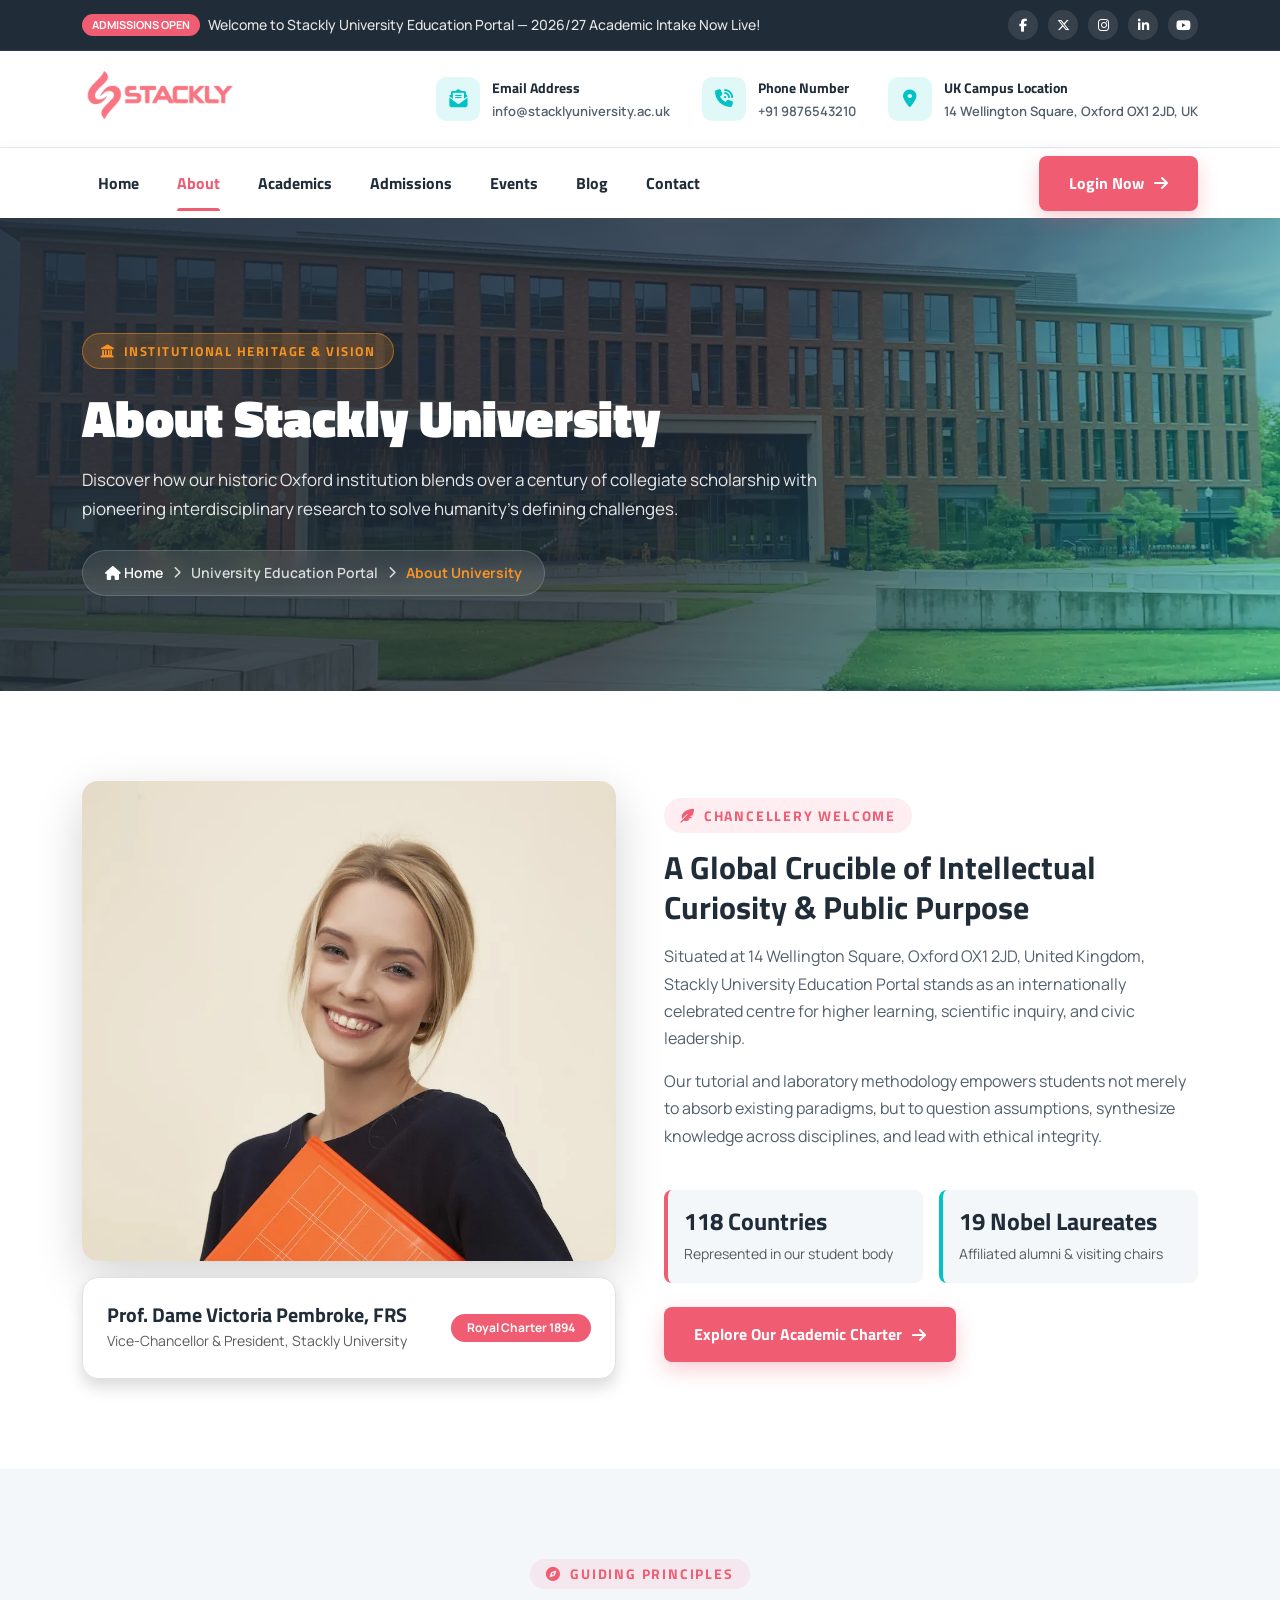
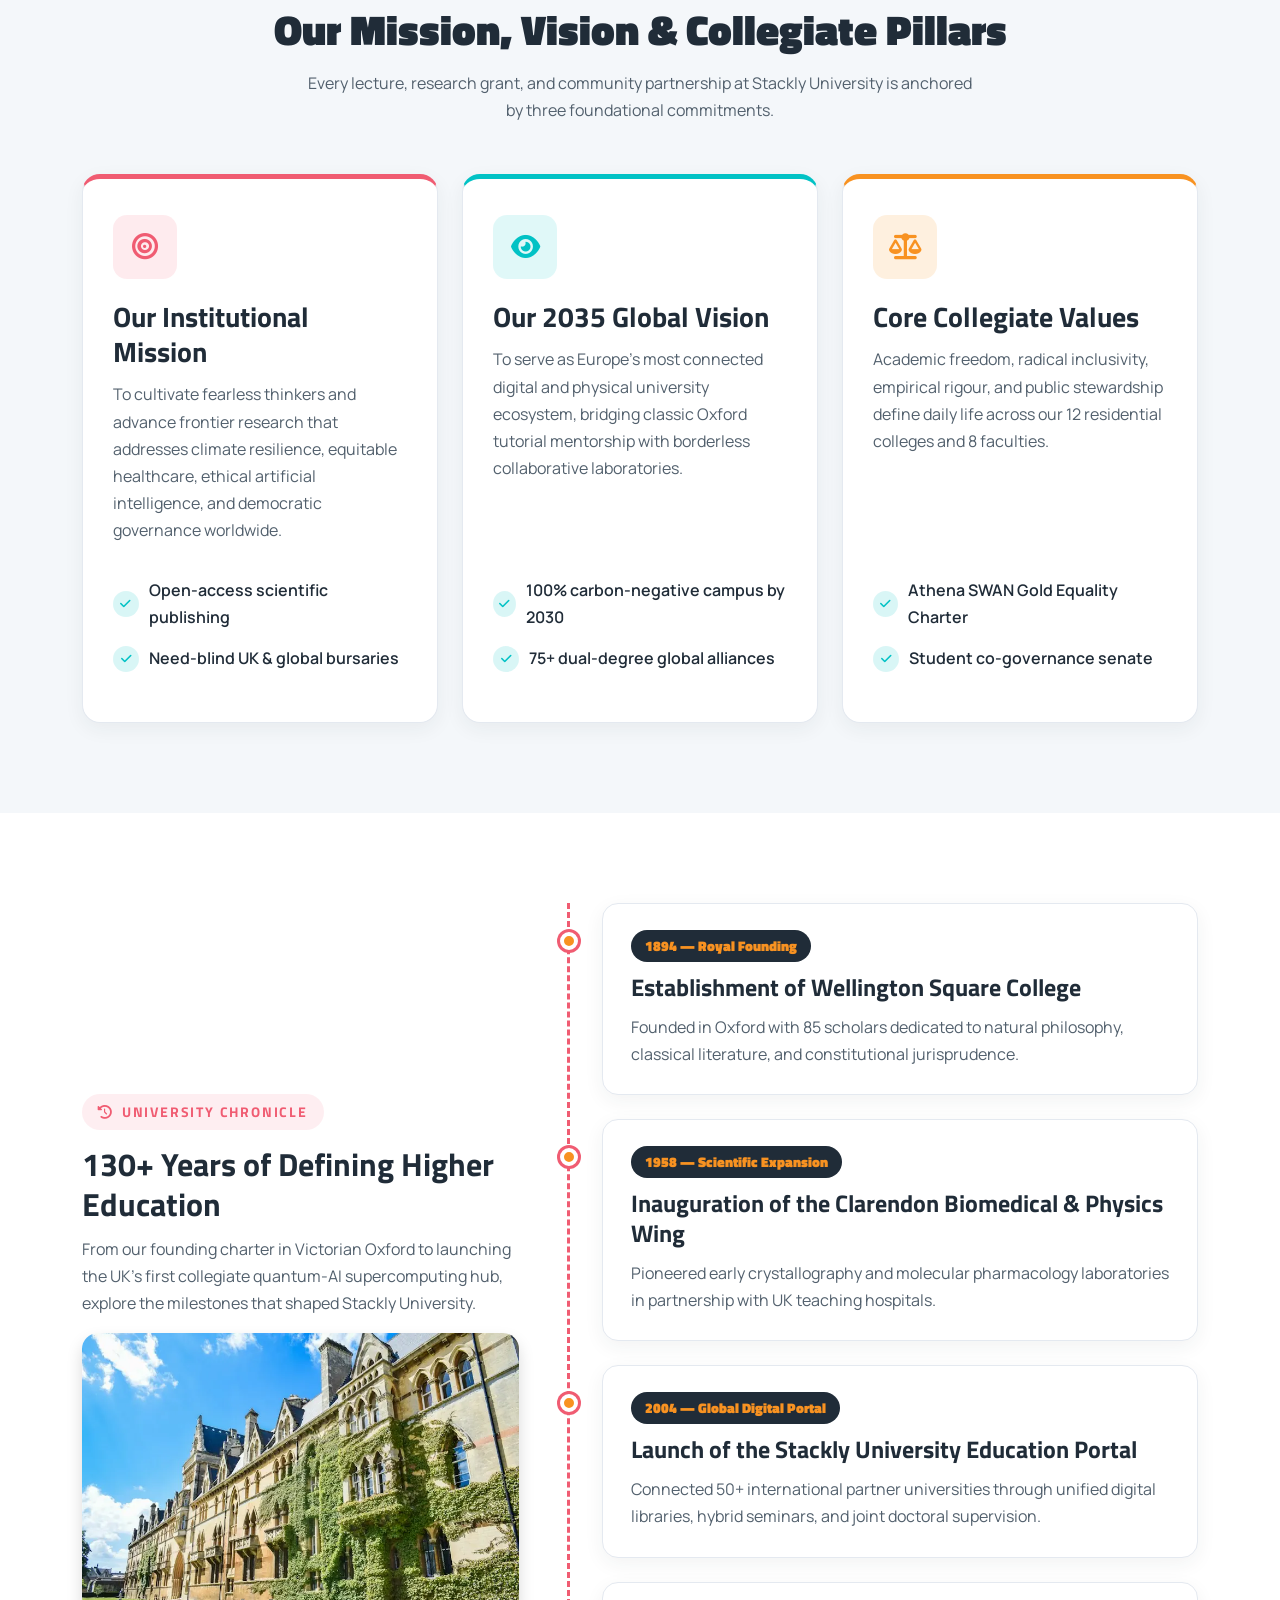
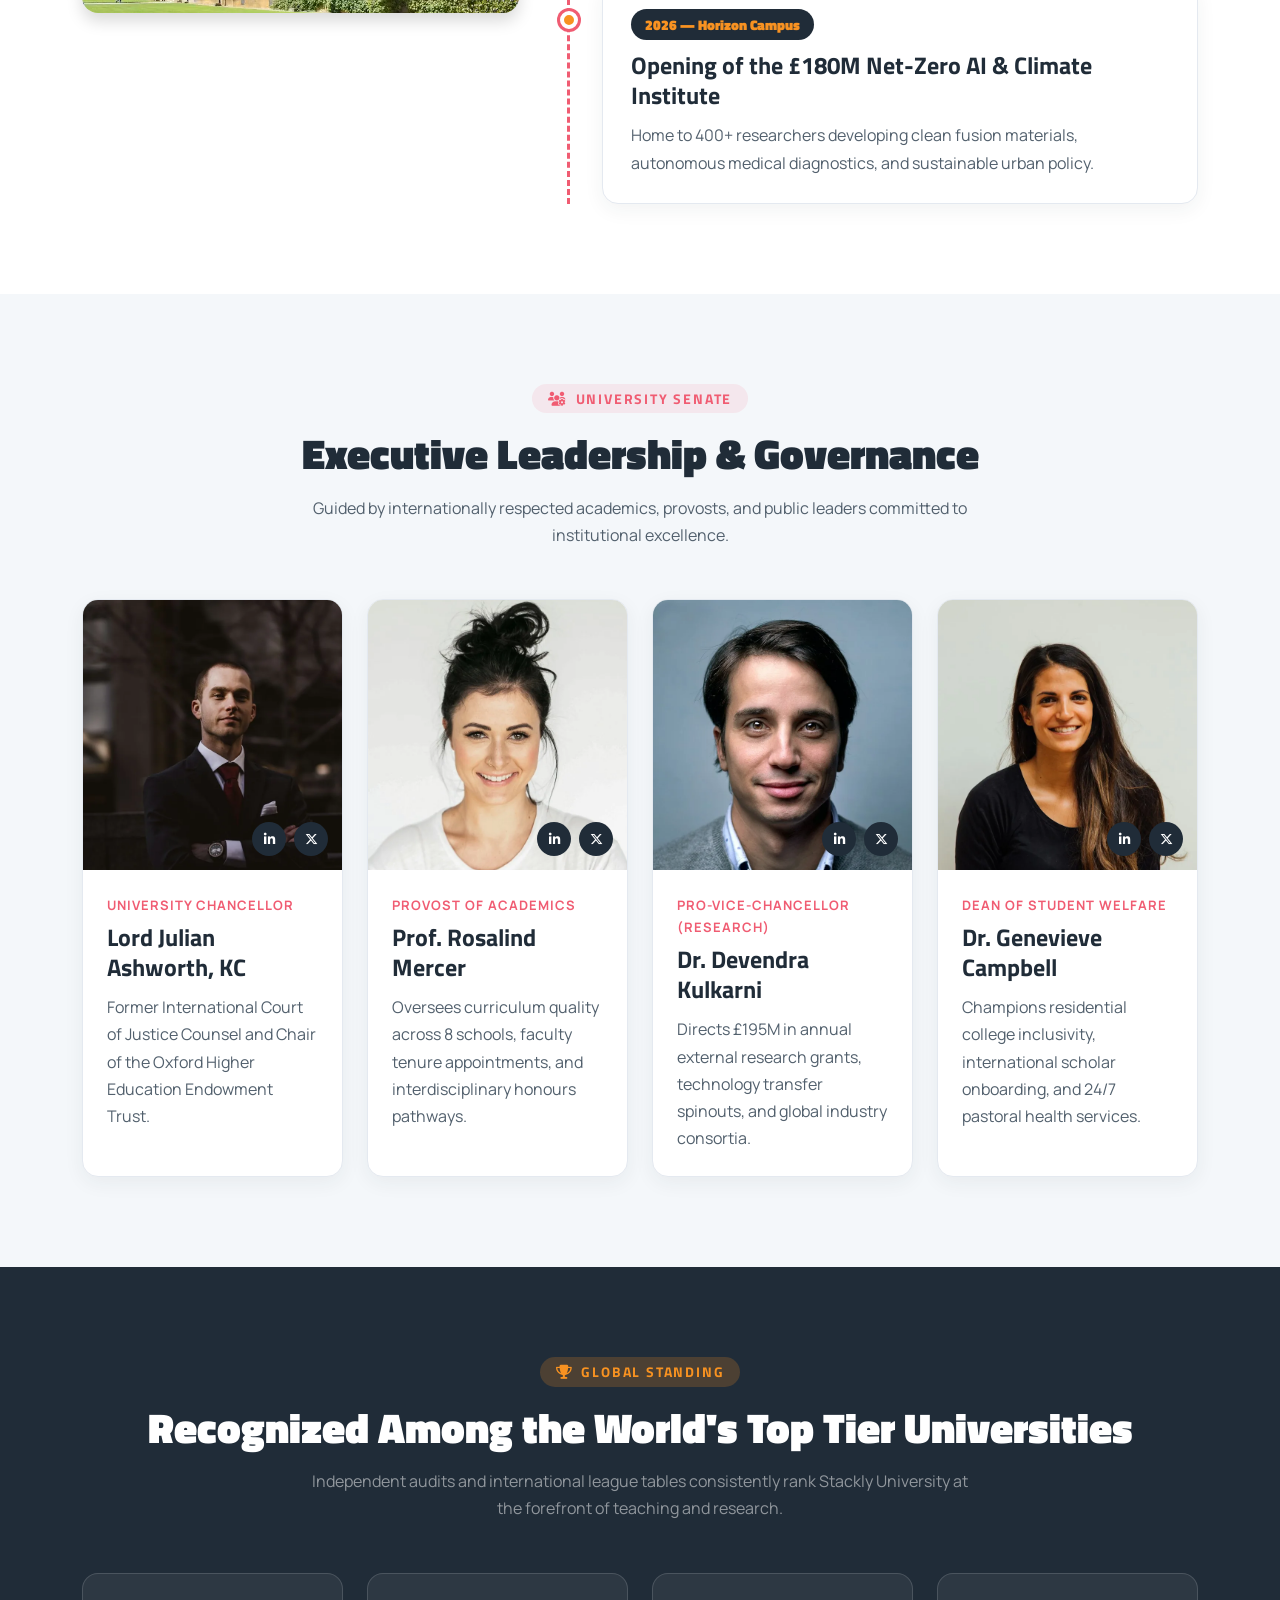
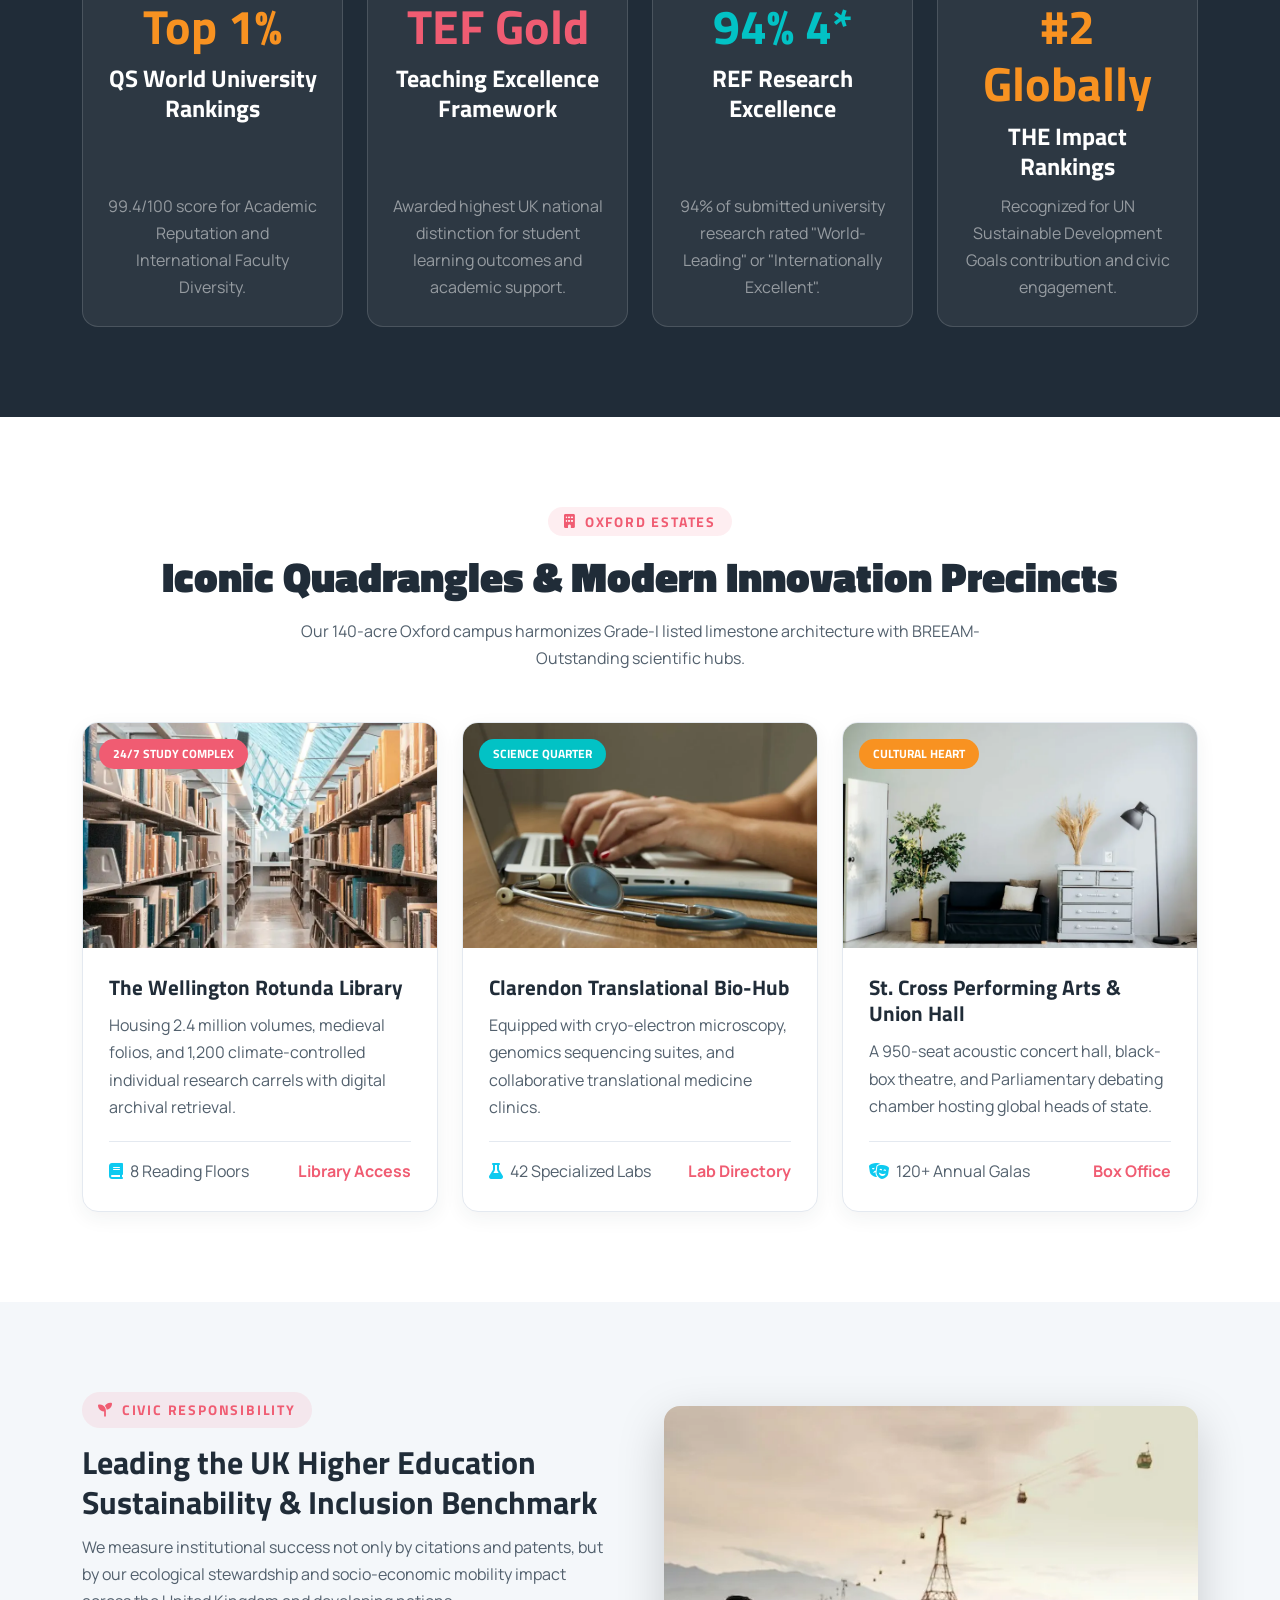
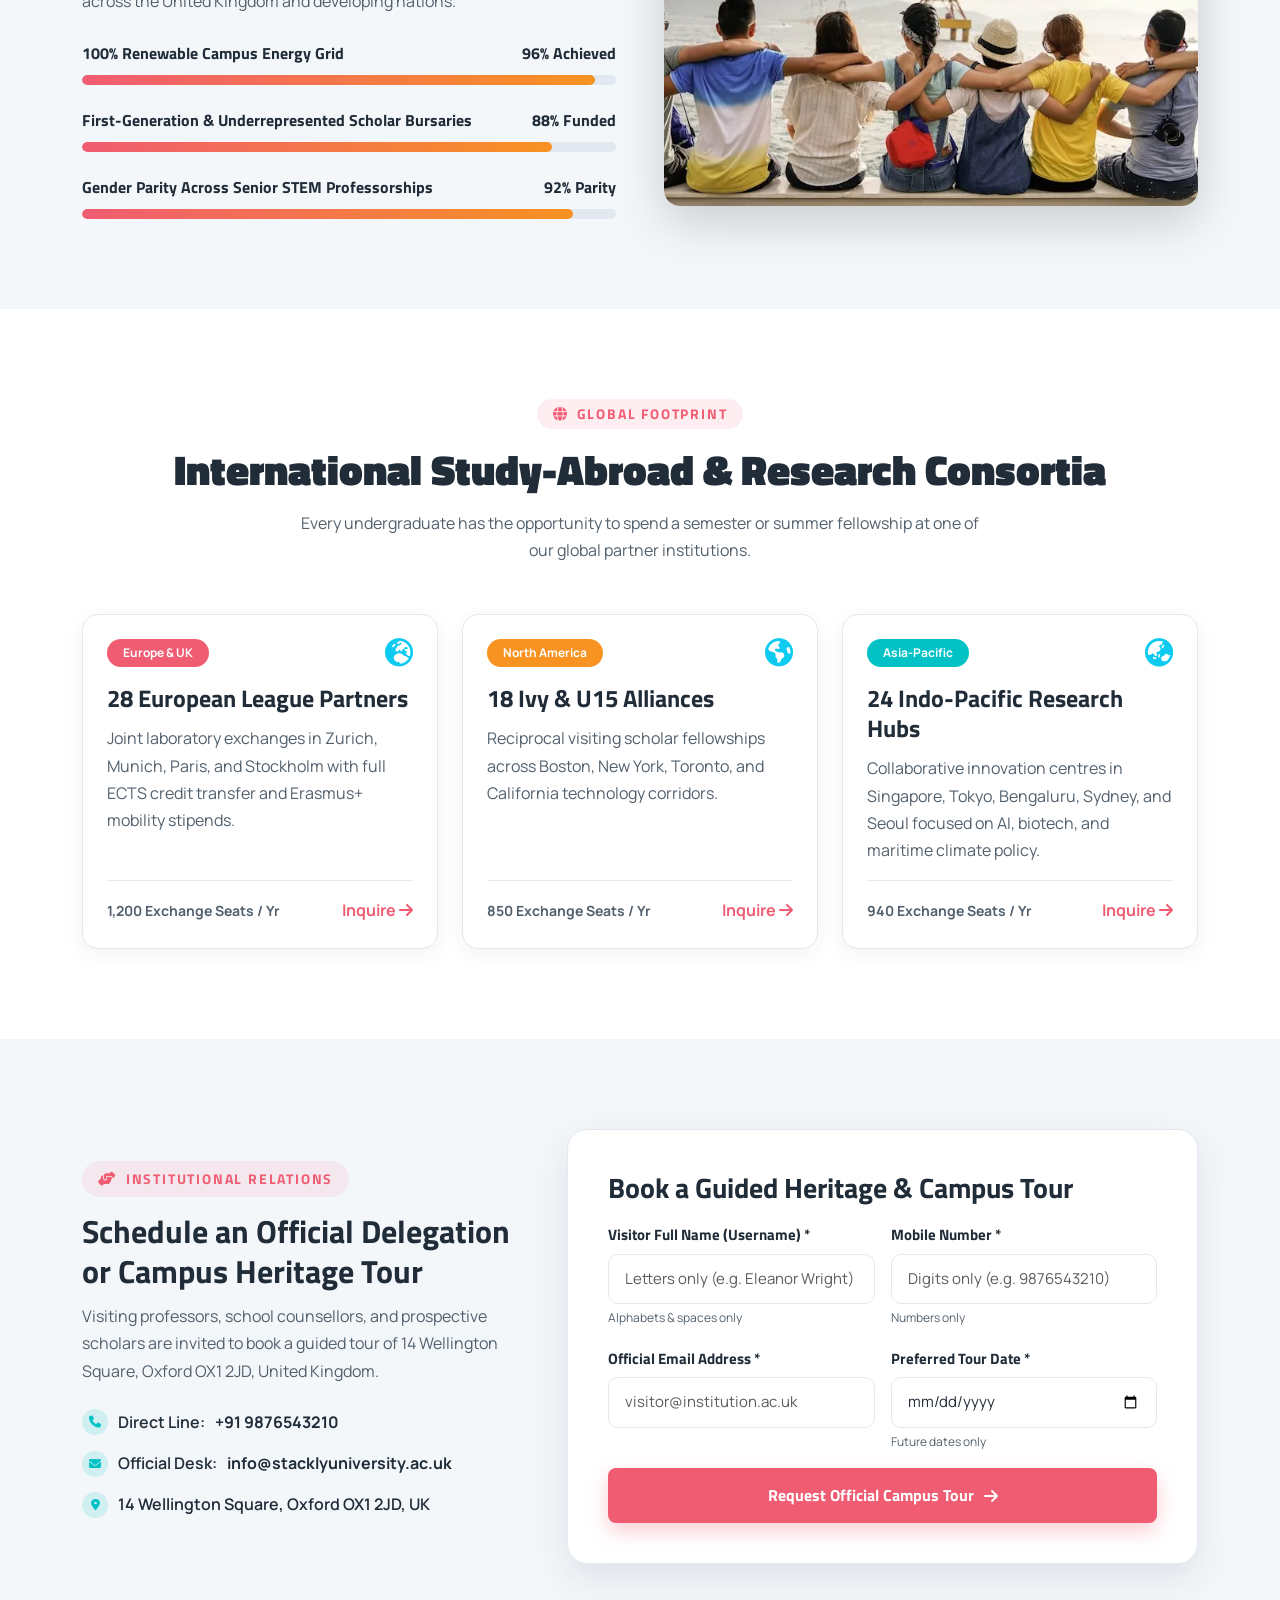
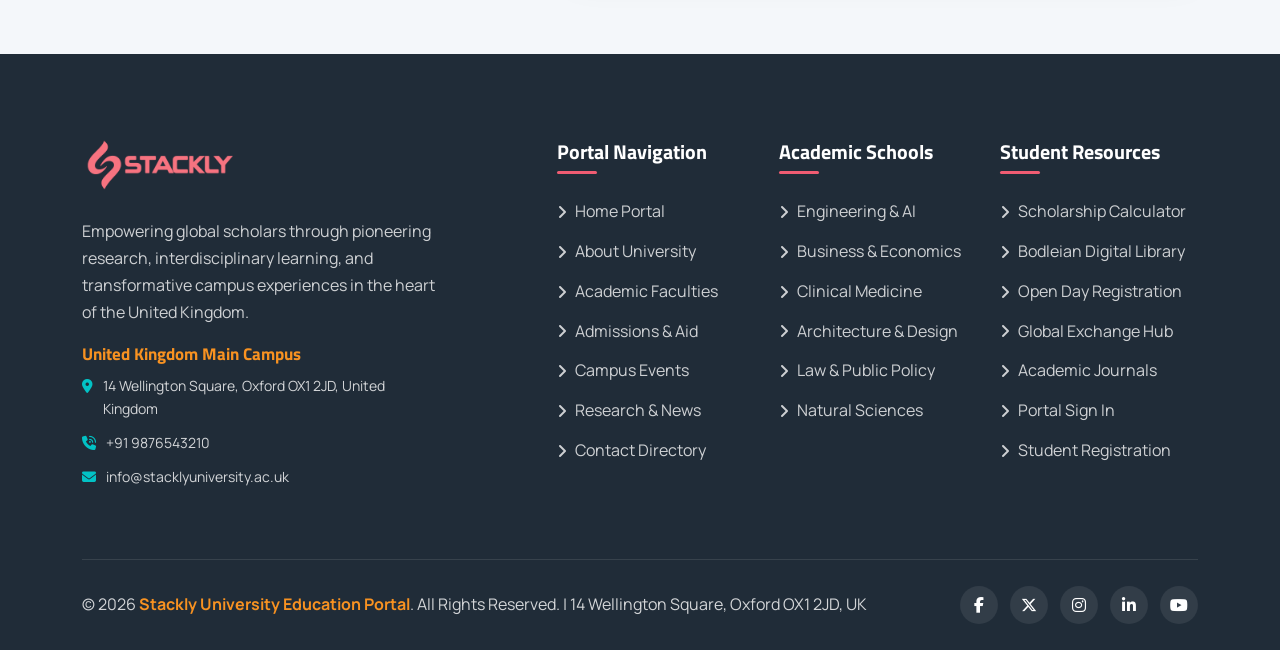
<file: pages/about.html>
<!doctype html>
<html lang="en">
  <head>
    <meta charset="UTF-8" />
    <meta name="viewport" content="width=device-width, initial-scale=1.0" />
    <meta
      name="description"
      content="About Stackly University Education Portal - 130+ years of Oxford academic heritage, leadership, global impact, and sustainability."
    />
    <title>About Us | Stackly University Education Portal</title>
    <!-- Favicon -->
    <link
      rel="icon"
      type="image/webp"
      href="../assets/images/logoStackly.webp"
    />
    <!-- Bootstrap 5.3 CSS -->
    <link
      href="https://cdn.jsdelivr.net/npm/bootstrap@5.3.3/dist/css/bootstrap.min.css"
      rel="stylesheet"
    />
    <!-- Font Awesome 6.6 Latest Icons -->
    <link
      href="https://cdnjs.cloudflare.com/ajax/libs/font-awesome/6.6.0/css/all.min.css"
      rel="stylesheet"
    />
    <!-- Main & Page Stylesheets -->
    <link rel="stylesheet" href="../assets/css/styles.css" />
    <link rel="stylesheet" href="../assets/css/about.css" />
  </head>
  <body class="boxed_wrapper">
    <!-- Common Header Component -->
    <div id="header-component"></div>

    <!-- SECTION 1: Unified Inner Page Banner with Breadcrumbs & Description -->
    <section
      class="page_banner_section"
      style="
        background-image: url(&quot;../assets/images/about/hero-banner.webp&quot;);
      "
      data-reveal="up"
    >
      <div class="container">
        <div class="page_banner_content" data-reveal="up">
          <span class="page_banner_badge"
            ><i class="fa-solid fa-landmark"></i> Institutional Heritage &amp;
            Vision</span
          >
          <h1>About Stackly University</h1>
          <p>
            Discover how our historic Oxford institution blends over a century
            of collegiate scholarship with pioneering interdisciplinary research
            to solve humanity's defining challenges.
          </p>
          <nav aria-label="breadcrumb">
            <ol class="theme_breadcrumb">
              <li>
                <a href="../index.html"
                  ><i class="fa-solid fa-house"></i> Home</a
                >
                <i class="fa-solid fa-chevron-right small"></i>
              </li>
              <li>
                <span>University Education Portal</span>
                <i class="fa-solid fa-chevron-right small"></i>
              </li>
              <li class="active" aria-current="page">About University</li>
            </ol>
          </nav>
        </div>
      </div>
    </section>

    <!-- SECTION 2: Vice-Chancellor's Welcome & Institutional Story -->
    <section class="sec_padding_110" data-reveal="up">
      <div class="container">
        <div class="row align-items-center g-5">
          <div class="col-lg-6">
            <div class="position-relative">
              <img
                src="../assets/images/about/vice-chancellor-dame-victoria-pembroke.webp"
                alt="Vice-Chancellor Dame Victoria PEMBROKE"
                class="rounded-4 shadow-lg w-100"
                style="
                  max-height: 480px;
                  object-fit: cover;
                  object-position: top;
                "
              />
              <div
                class="p-4 rounded-4 shadow bg-white border position-relative mt-3"
              >
                <div
                  class="d-flex align-items-center justify-content-between flex-wrap gap-2"
                >
                  <div>
                    <h5 class="mb-0">Prof. Dame Victoria Pembroke, FRS</h5>
                    <small class="text-muted"
                      >Vice-Chancellor &amp; President, Stackly
                      University</small
                    >
                  </div>
                  <span
                    class="badge rounded-pill px-3 py-2"
                    style="background: var(--primary-color)"
                    >Royal Charter 1894</span
                  >
                </div>
              </div>
            </div>
          </div>
          <div class="col-lg-6">
            <span class="theme_subtitle"
              ><i class="fa-solid fa-feather-pointed"></i> Chancellery
              Welcome</span
            >
            <h2 class="mb-3">
              A Global Crucible of Intellectual Curiosity &amp; Public Purpose
            </h2>
            <p>
              Situated at 14 Wellington Square, Oxford OX1 2JD, United Kingdom,
              Stackly University Education Portal stands as an internationally
              celebrated centre for higher learning, scientific inquiry, and
              civic leadership.
            </p>
            <p>
              Our tutorial and laboratory methodology empowers students not
              merely to absorb existing paradigms, but to question assumptions,
              synthesize knowledge across disciplines, and lead with ethical
              integrity.
            </p>
            <div class="row g-3 my-4">
              <div class="col-sm-6">
                <div
                  class="p-3 rounded-3 bg_light_portal border-start border-4"
                  style="border-color: var(--primary-color) !important"
                >
                  <h4 class="mb-1">118 Countries</h4>
                  <span class="small text-muted"
                    >Represented in our student body</span
                  >
                </div>
              </div>
              <div class="col-sm-6">
                <div
                  class="p-3 rounded-3 bg_light_portal border-start border-4"
                  style="border-color: var(--theme-color-one) !important"
                >
                  <h4 class="mb-1">19 Nobel Laureates</h4>
                  <span class="small text-muted"
                    >Affiliated alumni &amp; visiting chairs</span
                  >
                </div>
              </div>
            </div>
            <a href="#" class="button-style-one"
              >Explore Our Academic Charter
              <i class="fa-solid fa-arrow-right"></i
            ></a>
          </div>
        </div>
      </div>
    </section>

    <!-- SECTION 3: Mission, Vision & Core Values -->
    <section class="sec_padding_110 bg_light_portal" data-reveal="up">
      <div class="container">
        <div class="section_title_one centred mb_50" data-reveal="up">
          <h5><i class="fa-solid fa-compass"></i> Guiding Principles</h5>
          <h2>Our Mission, Vision &amp; Collegiate Pillars</h2>
          <p>
            Every lecture, research grant, and community partnership at Stackly
            University is anchored by three foundational commitments.
          </p>
        </div>
        <div class="row g-4">
          <div class="col-lg-4 col-md-6">
            <div class="mvv_card accent_coral">
              <div class="mvv_icon"><i class="fa-solid fa-bullseye"></i></div>
              <h3>Our Institutional Mission</h3>
              <p>
                To cultivate fearless thinkers and advance frontier research
                that addresses climate resilience, equitable healthcare, ethical
                artificial intelligence, and democratic governance worldwide.
              </p>
              <ul class="feature_list mt-auto pt-3">
                <li>
                  <i class="fa-solid fa-check"></i> Open-access scientific
                  publishing
                </li>
                <li>
                  <i class="fa-solid fa-check"></i> Need-blind UK &amp; global
                  bursaries
                </li>
              </ul>
            </div>
          </div>
          <div class="col-lg-4 col-md-6">
            <div class="mvv_card">
              <div class="mvv_icon"><i class="fa-solid fa-eye"></i></div>
              <h3>Our 2035 Global Vision</h3>
              <p>
                To serve as Europe's most connected digital and physical
                university ecosystem, bridging classic Oxford tutorial
                mentorship with borderless collaborative laboratories.
              </p>
              <ul class="feature_list mt-auto pt-3">
                <li>
                  <i class="fa-solid fa-check"></i> 100% carbon-negative campus
                  by 2030
                </li>
                <li>
                  <i class="fa-solid fa-check"></i> 75+ dual-degree global
                  alliances
                </li>
              </ul>
            </div>
          </div>
          <div class="col-lg-4 col-md-12">
            <div class="mvv_card accent_amber">
              <div class="mvv_icon">
                <i class="fa-solid fa-scale-balanced"></i>
              </div>
              <h3>Core Collegiate Values</h3>
              <p>
                Academic freedom, radical inclusivity, empirical rigour, and
                public stewardship define daily life across our 12 residential
                colleges and 8 faculties.
              </p>
              <ul class="feature_list mt-auto pt-3">
                <li>
                  <i class="fa-solid fa-check"></i> Athena SWAN Gold Equality
                  Charter
                </li>
                <li>
                  <i class="fa-solid fa-check"></i> Student co-governance senate
                </li>
              </ul>
            </div>
          </div>
        </div>
      </div>
    </section>

    <!-- SECTION 4: Historical Milestones Timeline -->
    <section class="sec_padding_110" data-reveal="up">
      <div class="container">
        <div class="row g-5 align-items-center">
          <div class="col-lg-5">
            <span class="theme_subtitle"
              ><i class="fa-solid fa-clock-rotate-left"></i> University
              Chronicle</span
            >
            <h2>130+ Years of Defining Higher Education</h2>
            <p>
              From our founding charter in Victorian Oxford to launching the
              UK's first collegiate quantum-AI supercomputing hub, explore the
              milestones that shaped Stackly University.
            </p>
            <img
              src="../assets/images/about/historic-oxford-library-archway.webp"
              alt="Historic Oxford Library Archway"
              class="rounded-4 shadow mt-3 w-100"
              style="height: 280px; object-fit: cover"
            />
          </div>
          <div class="col-lg-7">
            <div class="heritage_timeline">
              <div class="timeline_node" data-reveal="up">
                <span class="timeline_year">1894 — Royal Founding</span>
                <h4>Establishment of Wellington Square College</h4>
                <p class="mb-0">
                  Founded in Oxford with 85 scholars dedicated to natural
                  philosophy, classical literature, and constitutional
                  jurisprudence.
                </p>
              </div>
              <div class="timeline_node" data-reveal="up">
                <span class="timeline_year">1958 — Scientific Expansion</span>
                <h4>
                  Inauguration of the Clarendon Biomedical &amp; Physics Wing
                </h4>
                <p class="mb-0">
                  Pioneered early crystallography and molecular pharmacology
                  laboratories in partnership with UK teaching hospitals.
                </p>
              </div>
              <div class="timeline_node" data-reveal="up">
                <span class="timeline_year">2004 — Global Digital Portal</span>
                <h4>Launch of the Stackly University Education Portal</h4>
                <p class="mb-0">
                  Connected 50+ international partner universities through
                  unified digital libraries, hybrid seminars, and joint doctoral
                  supervision.
                </p>
              </div>
              <div class="timeline_node mb-0" data-reveal="up">
                <span class="timeline_year">2026 — Horizon Campus</span>
                <h4>
                  Opening of the £180M Net-Zero AI &amp; Climate Institute
                </h4>
                <p class="mb-0">
                  Home to 400+ researchers developing clean fusion materials,
                  autonomous medical diagnostics, and sustainable urban policy.
                </p>
              </div>
            </div>
          </div>
        </div>
      </div>
    </section>

    <!-- SECTION 5: University Executive Governance & Board of Deans -->
    <section class="sec_padding_110 bg_light_portal" data-reveal="up">
      <div class="container">
        <div class="section_title_one centred mb_50" data-reveal="up">
          <h5><i class="fa-solid fa-users-gear"></i> University Senate</h5>
          <h2>Executive Leadership &amp; Governance</h2>
          <p>
            Guided by internationally respected academics, provosts, and public
            leaders committed to institutional excellence.
          </p>
        </div>
        <div class="row g-4">
          <div class="col-xl-3 col-lg-6 col-md-6">
            <div class="leader_card">
              <div class="leader_photo">
                <img
                  src="../assets/images/about/lord-julian-ashworth.webp"
                  alt="Lord Julian Ashworth"
                  style="object-position: top"
                />
                <div class="leader_social_bar">
                  <a href="#" rel="noopener noreferrer" aria-label="LinkedIn"
                    ><i class="fa-brands fa-linkedin-in"></i
                  ></a>
                  <a href="#" rel="noopener noreferrer" aria-label="X Twitter"
                    ><i class="fa-brands fa-x-twitter"></i
                  ></a>
                </div>
              </div>
              <div class="leader_info">
                <span class="leader_role">University Chancellor</span>
                <h4>Lord Julian Ashworth, KC</h4>
                <p class="mb-0">
                  Former International Court of Justice Counsel and Chair of the
                  Oxford Higher Education Endowment Trust.
                </p>
              </div>
            </div>
          </div>
          <div class="col-xl-3 col-lg-6 col-md-6">
            <div class="leader_card">
              <div class="leader_photo">
                <img
                  src="../assets/images/about/prof-rosalind-mercer.webp"
                  alt="Prof. Rosalind Mercer"
                />
                <div class="leader_social_bar">
                  <a href="#" rel="noopener noreferrer" aria-label="LinkedIn"
                    ><i class="fa-brands fa-linkedin-in"></i
                  ></a>
                  <a href="#" rel="noopener noreferrer" aria-label="X Twitter"
                    ><i class="fa-brands fa-x-twitter"></i
                  ></a>
                </div>
              </div>
              <div class="leader_info">
                <span class="leader_role">Provost of Academics</span>
                <h4>Prof. Rosalind Mercer</h4>
                <p class="mb-0">
                  Oversees curriculum quality across 8 schools, faculty tenure
                  appointments, and interdisciplinary honours pathways.
                </p>
              </div>
            </div>
          </div>
          <div class="col-xl-3 col-lg-6 col-md-6">
            <div class="leader_card">
              <div class="leader_photo">
                <img
                  src="../assets/images/about/dr-devendra-kulkarni.webp"
                  alt="Dr. Devendra Kulkarni"
                  style="object-position: top"
                />
                <div class="leader_social_bar">
                  <a href="#" rel="noopener noreferrer" aria-label="LinkedIn"
                    ><i class="fa-brands fa-linkedin-in"></i
                  ></a>
                  <a href="#" rel="noopener noreferrer" aria-label="X Twitter"
                    ><i class="fa-brands fa-x-twitter"></i
                  ></a>
                </div>
              </div>
              <div class="leader_info">
                <span class="leader_role">Pro-Vice-Chancellor (Research)</span>
                <h4>Dr. Devendra Kulkarni</h4>
                <p class="mb-0">
                  Directs £195M in annual external research grants, technology
                  transfer spinouts, and global industry consortia.
                </p>
              </div>
            </div>
          </div>
          <div class="col-xl-3 col-lg-6 col-md-6">
            <div class="leader_card">
              <div class="leader_photo">
                <img
                  src="../assets/images/about/lady-genevieve-campbell.webp"
                  alt="Lady Genevieve Campbell"
                />
                <div class="leader_social_bar">
                  <a href="#" rel="noopener noreferrer" aria-label="LinkedIn"
                    ><i class="fa-brands fa-linkedin-in"></i
                  ></a>
                  <a href="#" rel="noopener noreferrer" aria-label="X Twitter"
                    ><i class="fa-brands fa-x-twitter"></i
                  ></a>
                </div>
              </div>
              <div class="leader_info">
                <span class="leader_role">Dean of Student Welfare</span>
                <h4>Dr. Genevieve Campbell</h4>
                <p class="mb-0">
                  Champions residential college inclusivity, international
                  scholar onboarding, and 24/7 pastoral health services.
                </p>
              </div>
            </div>
          </div>
        </div>
      </div>
    </section>

    <!-- SECTION 6: Global Rankings & Institutional Accreditations -->
    <section class="sec_padding_110 bg_dark_portal" data-reveal="up">
      <div class="container">
        <div class="section_title_one centred mb_50" data-reveal="up">
          <h5
            style="
              background: rgba(248, 146, 33, 0.2);
              color: var(--secondary-color);
            "
          >
            <i class="fa-solid fa-trophy"></i> Global Standing
          </h5>
          <h2 class="text-white">
            Recognized Among the World's Top Tier Universities
          </h2>
          <p class="text-white-50">
            Independent audits and international league tables consistently rank
            Stackly University at the forefront of teaching and research.
          </p>
        </div>
        <div class="row g-4">
          <div class="col-lg-3 col-md-6">
            <div
              class="p-4 rounded-4 h-100 d-flex flex-column text-center"
              style="
                background: rgba(255, 255, 255, 0.06);
                border: 1px solid rgba(255, 255, 255, 0.14);
              "
            >
              <div
                class="display-5 fw-bold mb-2"
                style="
                  color: var(--secondary-color);
                  font-family: var(--titillium);
                "
              >
                Top 1%
              </div>
              <h4 class="text-white">QS World University Rankings</h4>
              <p class="text-white-50 mb-0 mt-auto">
                99.4/100 score for Academic Reputation and International Faculty
                Diversity.
              </p>
            </div>
          </div>
          <div class="col-lg-3 col-md-6">
            <div
              class="p-4 rounded-4 h-100 d-flex flex-column text-center"
              style="
                background: rgba(255, 255, 255, 0.06);
                border: 1px solid rgba(255, 255, 255, 0.14);
              "
            >
              <div
                class="display-5 fw-bold mb-2"
                style="
                  color: var(--primary-color);
                  font-family: var(--titillium);
                "
              >
                TEF Gold
              </div>
              <h4 class="text-white">Teaching Excellence Framework</h4>
              <p class="text-white-50 mb-0 mt-auto">
                Awarded highest UK national distinction for student learning
                outcomes and academic support.
              </p>
            </div>
          </div>
          <div class="col-lg-3 col-md-6">
            <div
              class="p-4 rounded-4 h-100 d-flex flex-column text-center"
              style="
                background: rgba(255, 255, 255, 0.06);
                border: 1px solid rgba(255, 255, 255, 0.14);
              "
            >
              <div
                class="display-5 fw-bold mb-2"
                style="
                  color: var(--theme-color-one);
                  font-family: var(--titillium);
                "
              >
                94% 4*
              </div>
              <h4 class="text-white">REF Research Excellence</h4>
              <p class="text-white-50 mb-0 mt-auto">
                94% of submitted university research rated "World-Leading" or
                "Internationally Excellent".
              </p>
            </div>
          </div>
          <div class="col-lg-3 col-md-6">
            <div
              class="p-4 rounded-4 h-100 d-flex flex-column text-center"
              style="
                background: rgba(255, 255, 255, 0.06);
                border: 1px solid rgba(255, 255, 255, 0.14);
              "
            >
              <div
                class="display-5 fw-bold mb-2"
                style="
                  color: var(--secondary-color);
                  font-family: var(--titillium);
                "
              >
                #2 Globally
              </div>
              <h4 class="text-white">THE Impact Rankings</h4>
              <p class="text-white-50 mb-0 mt-auto">
                Recognized for UN Sustainable Development Goals contribution and
                civic engagement.
              </p>
            </div>
          </div>
        </div>
      </div>
    </section>

    <!-- SECTION 7: Campus Architecture & Estates Tour -->
    <section class="sec_padding_110" data-reveal="up">
      <div class="container">
        <div class="section_title_one centred mb_50" data-reveal="up">
          <h5><i class="fa-solid fa-building"></i> Oxford Estates</h5>
          <h2>Iconic Quadrangles &amp; Modern Innovation Precincts</h2>
          <p>
            Our 140-acre Oxford campus harmonizes Grade-I listed limestone
            architecture with BREEAM-Outstanding scientific hubs.
          </p>
        </div>
        <div class="row g-4">
          <div class="col-lg-4 col-md-6">
            <div class="portal_card">
              <div class="portal_card_img">
                <img
                  src="../assets/images/about/wellington-central-library.webp"
                  alt="Wellington Central Library"
                />
                <span class="portal_card_badge">24/7 Study Complex</span>
              </div>
              <div class="portal_card_body">
                <h3>The Wellington Rotunda Library</h3>
                <p>
                  Housing 2.4 million volumes, medieval folios, and 1,200
                  climate-controlled individual research carrels with digital
                  archival retrieval.
                </p>
                <div class="portal_card_footer">
                  <span
                    ><i class="fa-solid fa-book text-info me-1"></i> 8 Reading
                    Floors</span
                  >
                  <a
                    href="#"
                    class="fw-bold"
                    style="color: var(--primary-color)"
                    >Library Access</a
                  >
                </div>
              </div>
            </div>
          </div>
          <div class="col-lg-4 col-md-6">
            <div class="portal_card">
              <div class="portal_card_img">
                <img
                  src="../assets/images/about/biomedical-research-pavilion.webp"
                  alt="Biomedical Research Pavilion"
                />
                <span
                  class="portal_card_badge"
                  style="background: var(--theme-color-one)"
                  >Science Quarter</span
                >
              </div>
              <div class="portal_card_body">
                <h3>Clarendon Translational Bio-Hub</h3>
                <p>
                  Equipped with cryo-electron microscopy, genomics sequencing
                  suites, and collaborative translational medicine clinics.
                </p>
                <div class="portal_card_footer">
                  <span
                    ><i class="fa-solid fa-flask text-info me-1"></i> 42
                    Specialized Labs</span
                  >
                  <a
                    href="#"
                    class="fw-bold"
                    style="color: var(--primary-color)"
                    >Lab Directory</a
                  >
                </div>
              </div>
            </div>
          </div>
          <div class="col-lg-4 col-md-12">
            <div class="portal_card">
              <div class="portal_card_img">
                <img
                  src="../assets/images/about/sheldonian-performing-arts-centre.webp"
                  alt="Sheldonian Performing Arts Centre"
                />
                <span
                  class="portal_card_badge"
                  style="background: var(--secondary-color)"
                  >Cultural Heart</span
                >
              </div>
              <div class="portal_card_body">
                <h3>St. Cross Performing Arts &amp; Union Hall</h3>
                <p>
                  A 950-seat acoustic concert hall, black-box theatre, and
                  Parliamentary debating chamber hosting global heads of state.
                </p>
                <div class="portal_card_footer">
                  <span
                    ><i class="fa-solid fa-masks-theater text-info me-1"></i>
                    120+ Annual Galas</span
                  >
                  <a
                    href="#"
                    class="fw-bold"
                    style="color: var(--primary-color)"
                    >Box Office</a
                  >
                </div>
              </div>
            </div>
          </div>
        </div>
      </div>
    </section>

    <!-- SECTION 8: Sustainability, Diversity & Social Impact Metrics -->
    <section class="sec_padding_110 bg_light_portal" data-reveal="up">
      <div class="container">
        <div class="row align-items-center g-5">
          <div class="col-lg-6">
            <span class="theme_subtitle"
              ><i class="fa-solid fa-seedling"></i> Civic Responsibility</span
            >
            <h2>
              Leading the UK Higher Education Sustainability &amp; Inclusion
              Benchmark
            </h2>
            <p>
              We measure institutional success not only by citations and
              patents, but by our ecological stewardship and socio-economic
              mobility impact across the United Kingdom and developing nations.
            </p>
            <div class="mt-4">
              <div class="impact_progress_item">
                <div class="impact_progress_label">
                  <span>100% Renewable Campus Energy Grid</span>
                  <span>96% Achieved</span>
                </div>
                <div class="impact_bar_track">
                  <div class="impact_bar_fill" style="width: 96%"></div>
                </div>
              </div>
              <div class="impact_progress_item">
                <div class="impact_progress_label">
                  <span
                    >First-Generation &amp; Underrepresented Scholar
                    Bursaries</span
                  >
                  <span>88% Funded</span>
                </div>
                <div class="impact_bar_track">
                  <div class="impact_bar_fill" style="width: 88%"></div>
                </div>
              </div>
              <div class="impact_progress_item mb-0">
                <div class="impact_progress_label">
                  <span>Gender Parity Across Senior STEM Professorships</span>
                  <span>92% Parity</span>
                </div>
                <div class="impact_bar_track">
                  <div class="impact_bar_fill" style="width: 92%"></div>
                </div>
              </div>
            </div>
          </div>
          <div class="col-lg-6">
            <img
              src="../assets/images/about/diverse-international-university-students.webp"
              alt="Diverse International University Students"
              class="rounded-4 shadow-lg w-100"
              style="height: 400px; object-fit: cover"
            />
          </div>
        </div>
      </div>
    </section>

    <!-- SECTION 9: Global University Exchange & Industry Alliances -->
    <section class="sec_padding_110" data-reveal="up">
      <div class="container">
        <div class="section_title_one centred mb_50" data-reveal="up">
          <h5><i class="fa-solid fa-globe"></i> Global Footprint</h5>
          <h2>International Study-Abroad &amp; Research Consortia</h2>
          <p>
            Every undergraduate has the opportunity to spend a semester or
            summer fellowship at one of our global partner institutions.
          </p>
        </div>
        <div class="row g-4">
          <div class="col-md-4">
            <div class="portal_card p-4">
              <div
                class="d-flex align-items-center justify-content-between mb-3"
              >
                <span
                  class="badge rounded-pill px-3 py-2"
                  style="background: var(--primary-color)"
                  >Europe &amp; UK</span
                >
                <i class="fa-solid fa-earth-europe fs-3 text-info"></i>
              </div>
              <h4>28 European League Partners</h4>
              <p>
                Joint laboratory exchanges in Zurich, Munich, Paris, and
                Stockholm with full ECTS credit transfer and Erasmus+ mobility
                stipends.
              </p>
              <div class="portal_card_footer">
                <span class="small fw-bold">1,200 Exchange Seats / Yr</span>
                <a href="#" class="fw-bold" style="color: var(--primary-color)"
                  >Inquire <i class="fa-solid fa-arrow-right"></i
                ></a>
              </div>
            </div>
          </div>
          <div class="col-md-4">
            <div class="portal_card p-4">
              <div
                class="d-flex align-items-center justify-content-between mb-3"
              >
                <span
                  class="badge rounded-pill px-3 py-2"
                  style="background: var(--secondary-color)"
                  >North America</span
                >
                <i class="fa-solid fa-earth-americas fs-3 text-info"></i>
              </div>
              <h4>18 Ivy &amp; U15 Alliances</h4>
              <p>
                Reciprocal visiting scholar fellowships across Boston, New York,
                Toronto, and California technology corridors.
              </p>
              <div class="portal_card_footer">
                <span class="small fw-bold">850 Exchange Seats / Yr</span>
                <a href="#" class="fw-bold" style="color: var(--primary-color)"
                  >Inquire <i class="fa-solid fa-arrow-right"></i
                ></a>
              </div>
            </div>
          </div>
          <div class="col-md-4">
            <div class="portal_card p-4">
              <div
                class="d-flex align-items-center justify-content-between mb-3"
              >
                <span
                  class="badge rounded-pill px-3 py-2"
                  style="background: var(--theme-color-one)"
                  >Asia-Pacific</span
                >
                <i class="fa-solid fa-earth-asia fs-3 text-info"></i>
              </div>
              <h4>24 Indo-Pacific Research Hubs</h4>
              <p>
                Collaborative innovation centres in Singapore, Tokyo, Bengaluru,
                Sydney, and Seoul focused on AI, biotech, and maritime climate
                policy.
              </p>
              <div class="portal_card_footer">
                <span class="small fw-bold">940 Exchange Seats / Yr</span>
                <a href="#" class="fw-bold" style="color: var(--primary-color)"
                  >Inquire <i class="fa-solid fa-arrow-right"></i
                ></a>
              </div>
            </div>
          </div>
        </div>
      </div>
    </section>

    <!-- SECTION 10: Institutional Annual Report & Delegation Visit Request Form -->
    <section class="sec_padding_110 bg_light_portal" data-reveal="up">
      <div class="container">
        <div class="row align-items-center g-5">
          <div class="col-lg-5">
            <span class="theme_subtitle"
              ><i class="fa-solid fa-handshake-angle"></i> Institutional
              Relations</span
            >
            <h2>Schedule an Official Delegation or Campus Heritage Tour</h2>
            <p>
              Visiting professors, school counsellors, and prospective scholars
              are invited to book a guided tour of 14 Wellington Square, Oxford
              OX1 2JD, United Kingdom.
            </p>
            <ul class="feature_list mt-4">
              <li>
                <i class="fa-solid fa-phone"></i> Direct Line:
                <a href="#" class="fw-bold">+91 9876543210</a>
              </li>
              <li>
                <i class="fa-solid fa-envelope"></i> Official Desk:
                <a href="#" class="fw-bold">info@stacklyuniversity.ac.uk</a>
              </li>
              <li>
                <i class="fa-solid fa-location-dot"></i> 14 Wellington Square,
                Oxford OX1 2JD, UK
              </li>
            </ul>
          </div>
          <div class="col-lg-7">
            <div class="portal_form_box">
              <h3 class="mb-3">Book a Guided Heritage &amp; Campus Tour</h3>
              <form id="aboutTourForm" class="portal-validated-form">
                <div class="row g-3">
                  <div class="col-md-6">
                    <label for="aboutVisitorName" class="form-label"
                      >Visitor Full Name (Username) *</label
                    >
                    <input
                      type="text"
                      id="aboutVisitorName"
                      name="username"
                      class="form-control username-field"
                      data-validation="username"
                      placeholder="Letters only (e.g. Eleanor Wright)"
                      autocomplete="name"
                      maxlength="16"
                      required
                    />
                    <small class="field_hint"
                      >Alphabets &amp; spaces only</small
                    >
                  </div>
                  <div class="col-md-6">
                    <label for="aboutVisitorPhone" class="form-label"
                      >Mobile Number *</label
                    >
                    <input
                      type="tel"
                      id="aboutVisitorPhone"
                      name="phone"
                      class="form-control number-field"
                      data-validation="number"
                      placeholder="Digits only (e.g. 9876543210)"
                      minlength="10"
                      maxlength="10"
                      autocomplete="tel"
                      required
                    />
                    <small class="field_hint">Numbers only</small>
                  </div>
                  <div class="col-md-6">
                    <label for="aboutVisitorEmail" class="form-label"
                      >Official Email Address *</label
                    >
                    <input
                      type="email"
                      id="aboutVisitorEmail"
                      name="email"
                      class="form-control"
                      placeholder="visitor@institution.ac.uk"
                      autocomplete="email"
                      required
                    />
                  </div>
                  <div class="col-md-6">
                    <label for="aboutTourDate" class="form-label"
                      >Preferred Tour Date *</label
                    >
                    <input
                      type="date"
                      id="aboutTourDate"
                      name="tour_date"
                      class="form-control"
                      data-validation="future-date"
                      required
                    />
                    <small class="field_hint">Future dates only</small>
                  </div>
                  <div class="col-12 mt-3">
                    <button type="submit" class="button-style-one w-100">
                      Request Official Campus Tour
                      <i class="fa-solid fa-arrow-right"></i>
                    </button>
                  </div>
                </div>
              </form>
            </div>
          </div>
        </div>
      </div>
    </section>

    <!-- Common Footer Component -->
    <div id="footer-component"></div>

    <!-- Bootstrap 5.3 JS Bundle -->
    <script src="https://cdn.jsdelivr.net/npm/bootstrap@5.3.3/dist/js/bootstrap.bundle.min.js"></script>
    <!-- Main Theme Script -->
    <script src="../assets/js/script.js"></script>
  </body>
</html>
</file>
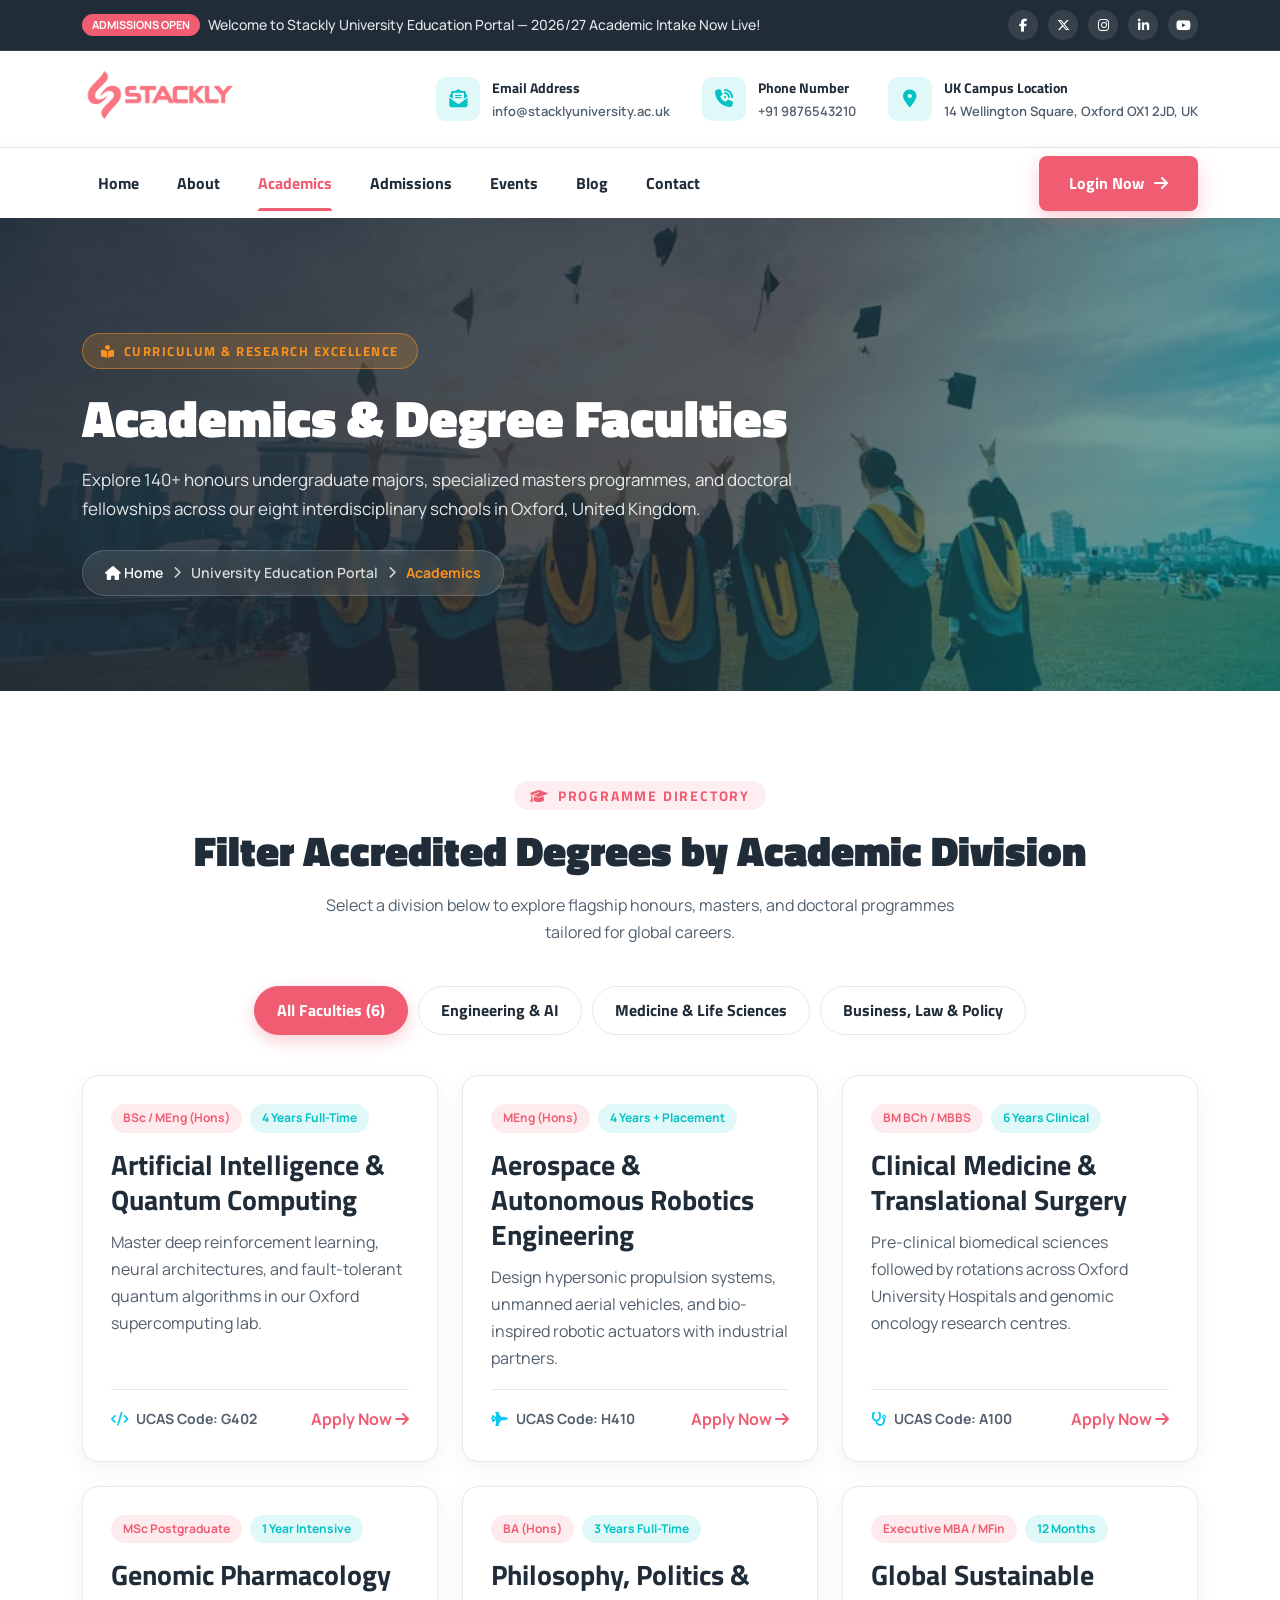
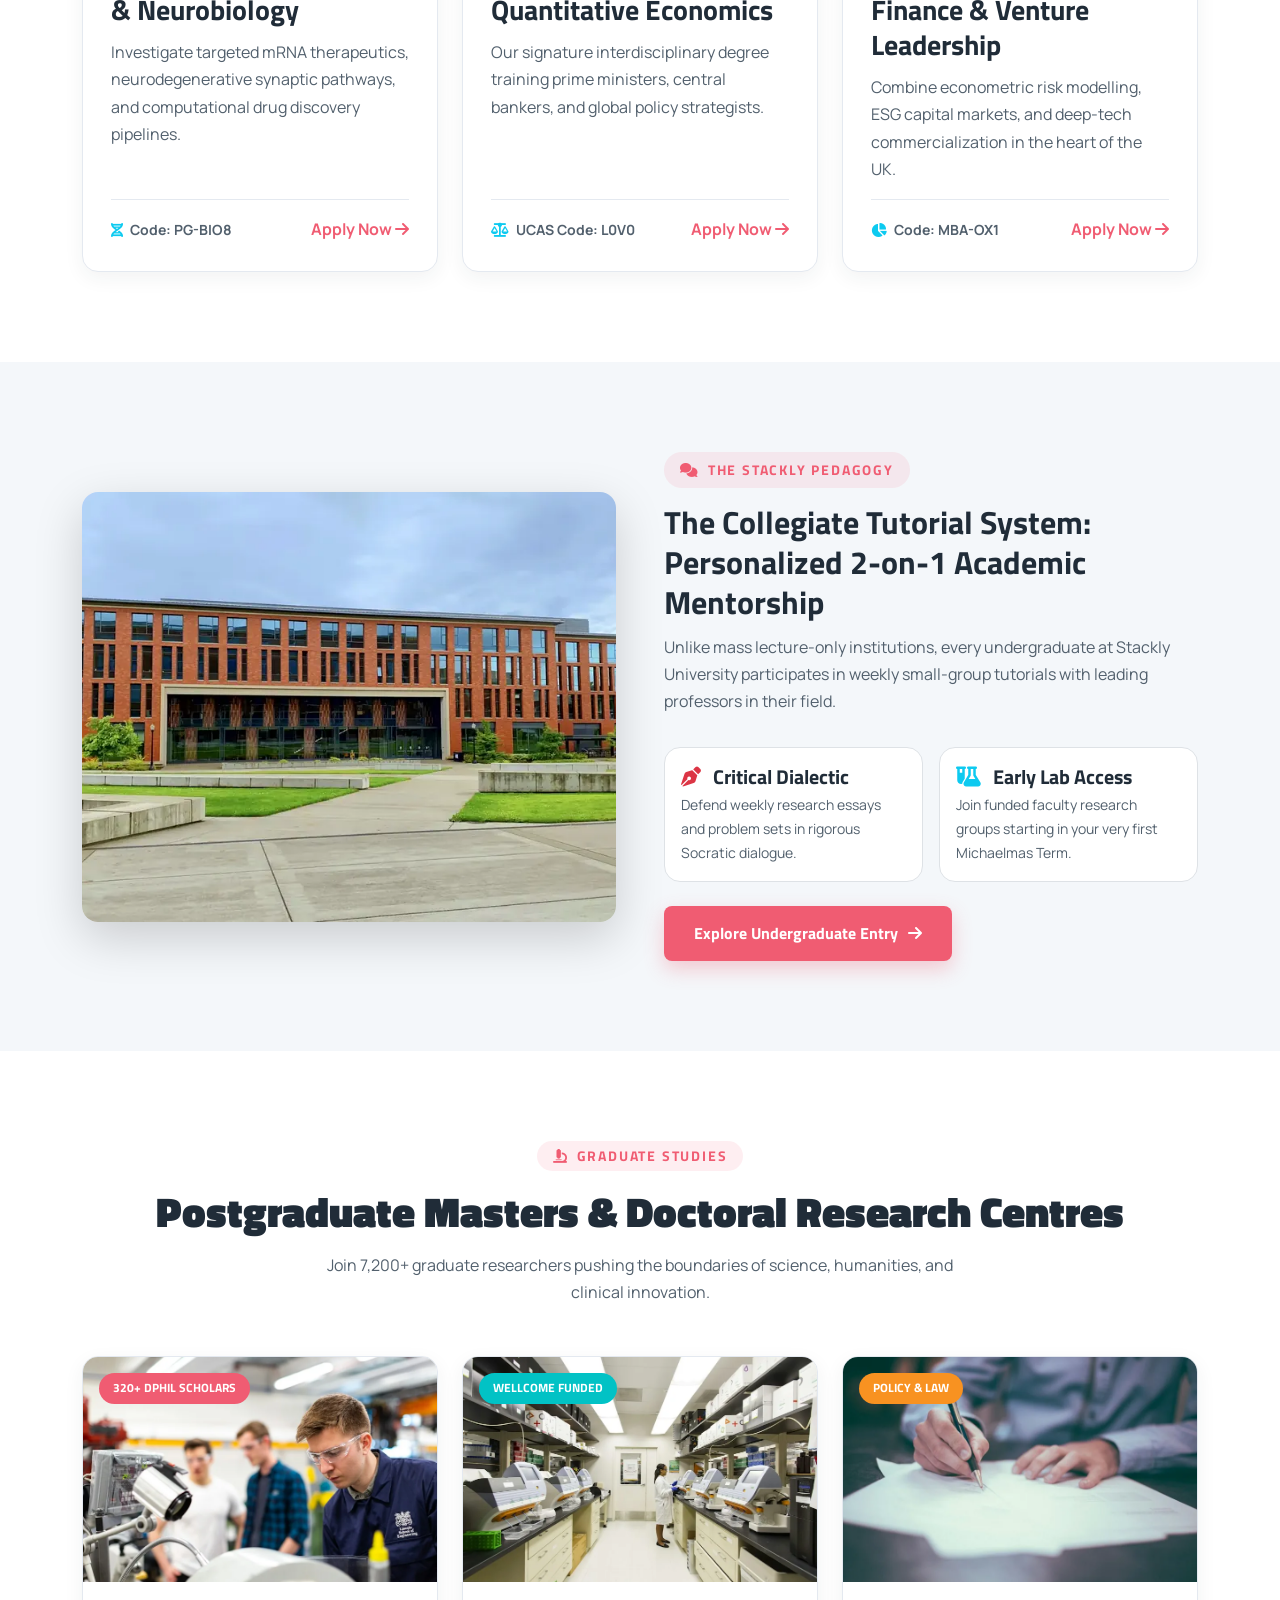
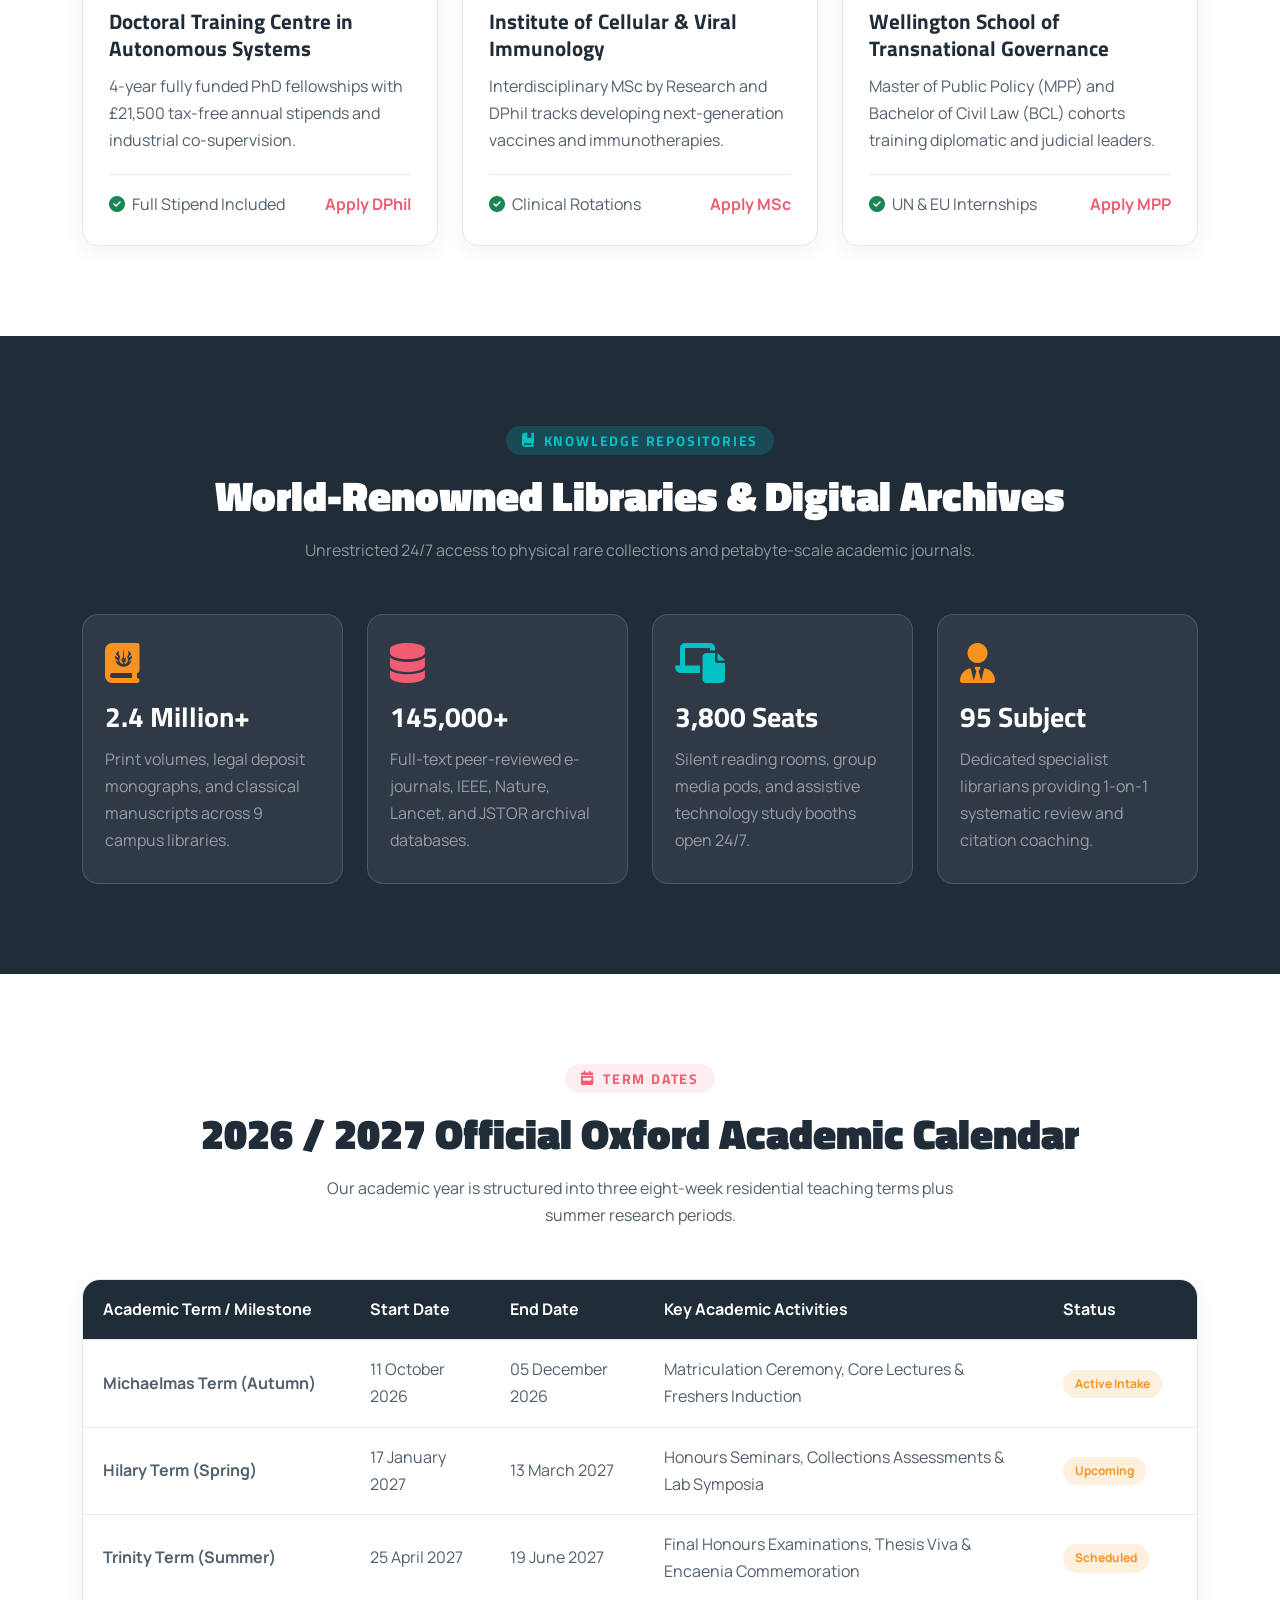
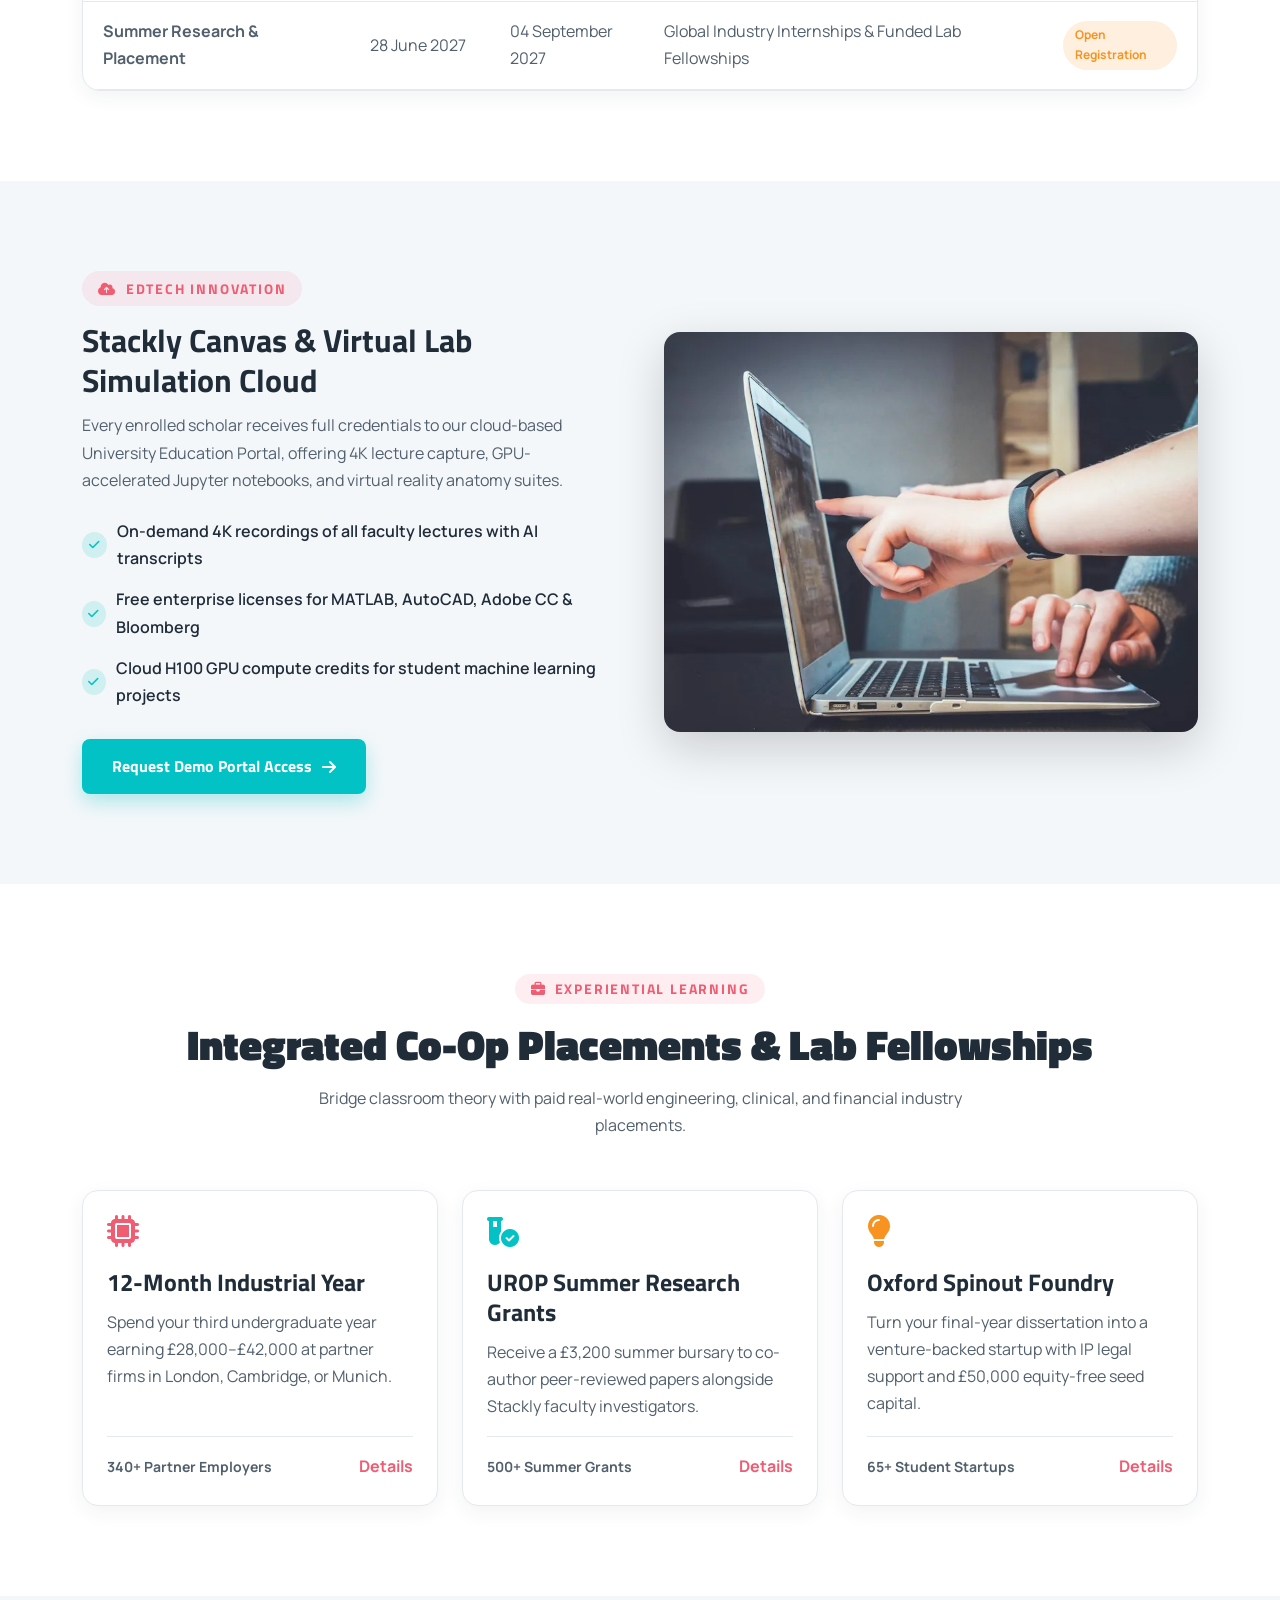
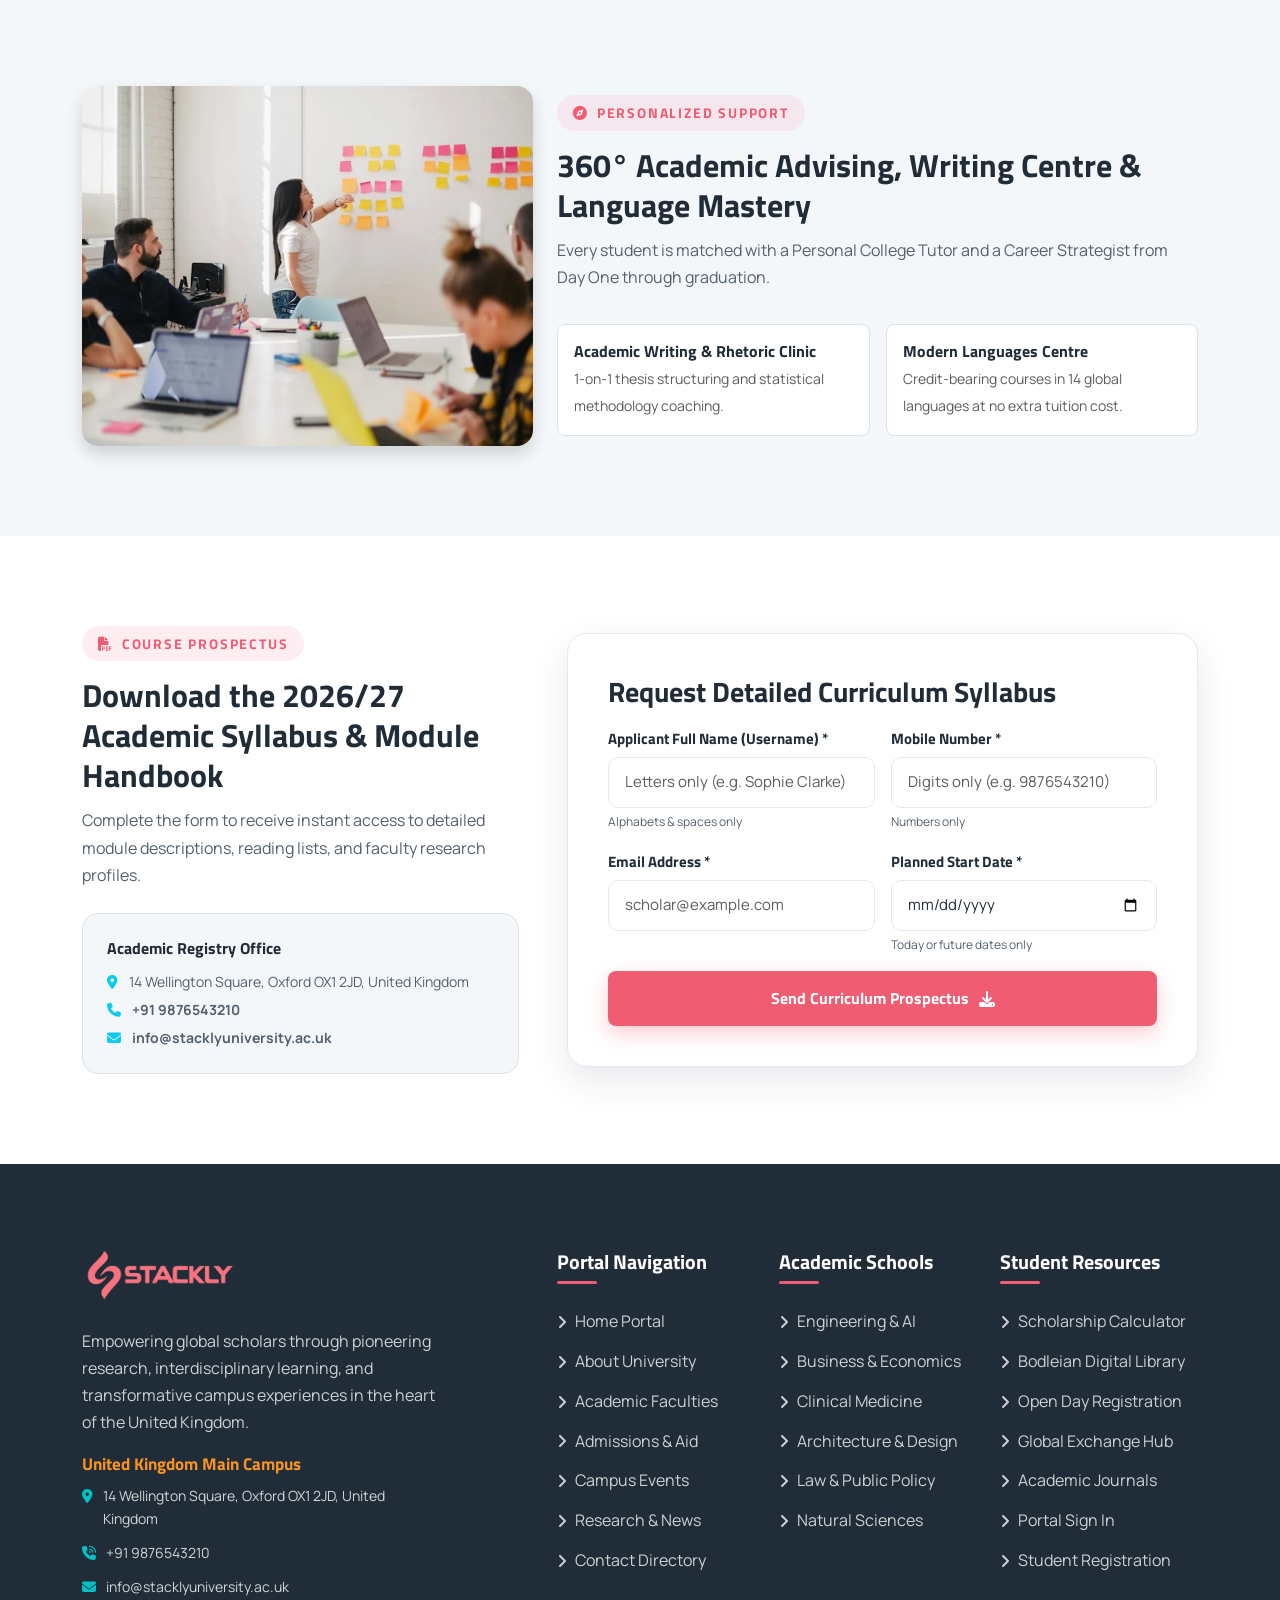
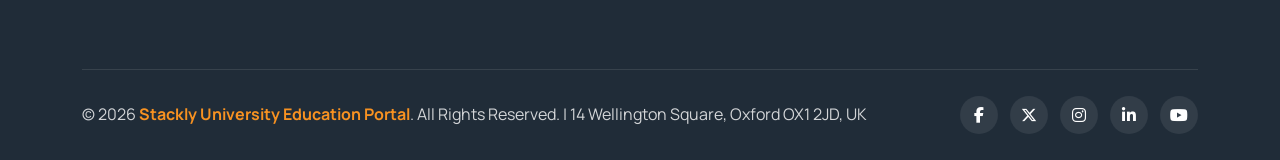
<file: pages/academics.html>
<!doctype html>
<html lang="en">
  <head>
    <meta charset="UTF-8" />
    <meta name="viewport" content="width=device-width, initial-scale=1.0" />
    <meta
      name="description"
      content="Academics & Faculties at Stackly University Education Portal - Undergraduate, Postgraduate, and Doctoral Degree Programmes in Oxford, UK."
    />
    <title>
      Academics &amp; Faculties | Stackly University Education Portal
    </title>
    <!-- Favicon -->
    <link
      rel="icon"
      type="image/webp"
      href="../assets/images/logoStackly.webp"
    />
    <!-- Bootstrap 5.3 CSS -->
    <link
      href="https://cdn.jsdelivr.net/npm/bootstrap@5.3.3/dist/css/bootstrap.min.css"
      rel="stylesheet"
    />
    <!-- Font Awesome 6.6 Latest Icons -->
    <link
      href="https://cdnjs.cloudflare.com/ajax/libs/font-awesome/6.6.0/css/all.min.css"
      rel="stylesheet"
    />
    <!-- Main & Page Stylesheets -->
    <link rel="stylesheet" href="../assets/css/styles.css" />
    <link rel="stylesheet" href="../assets/css/academics.css" />
  </head>
  <body class="boxed_wrapper">
    <!-- Common Header Component -->
    <div id="header-component"></div>

    <!-- SECTION 1: Unified Inner Page Banner with Breadcrumbs & Description -->
    <section
      class="page_banner_section"
      style="
        background-image: url(&quot;../assets/images/academics/hero-banner.webp&quot;);
      "
      data-reveal="up"
    >
      <div class="container">
        <div class="page_banner_content" data-reveal="up">
          <span class="page_banner_badge"
            ><i class="fa-solid fa-book-open-reader"></i> Curriculum &amp;
            Research Excellence</span
          >
          <h1>Academics &amp; Degree Faculties</h1>
          <p>
            Explore 140+ honours undergraduate majors, specialized masters
            programmes, and doctoral fellowships across our eight
            interdisciplinary schools in Oxford, United Kingdom.
          </p>
          <nav aria-label="breadcrumb">
            <ol class="theme_breadcrumb">
              <li>
                <a href="../index.html"
                  ><i class="fa-solid fa-house"></i> Home</a
                >
                <i class="fa-solid fa-chevron-right small"></i>
              </li>
              <li>
                <span>University Education Portal</span>
                <i class="fa-solid fa-chevron-right small"></i>
              </li>
              <li class="active" aria-current="page">Academics</li>
            </ol>
          </nav>
        </div>
      </div>
    </section>

    <!-- SECTION 2: Interactive Degree Explorer & Filterable Programmes -->
    <section class="sec_padding_110" data-reveal="up">
      <div class="container">
        <div class="section_title_one centred mb_40" data-reveal="up">
          <h5>
            <i class="fa-solid fa-graduation-cap"></i> Programme Directory
          </h5>
          <h2>Filter Accredited Degrees by Academic Division</h2>
          <p>
            Select a division below to explore flagship honours, masters, and
            doctoral programmes tailored for global careers.
          </p>
        </div>

        <div class="academic_filter_nav" data-reveal="up">
          <button
            type="button"
            class="academic_filter_btn active"
            data-filter-btn="all"
          >
            All Faculties (6)
          </button>
          <button
            type="button"
            class="academic_filter_btn"
            data-filter-btn="stem"
          >
            Engineering &amp; AI
          </button>
          <button
            type="button"
            class="academic_filter_btn"
            data-filter-btn="med"
          >
            Medicine &amp; Life Sciences
          </button>
          <button
            type="button"
            class="academic_filter_btn"
            data-filter-btn="bus"
          >
            Business, Law &amp; Policy
          </button>
        </div>

        <div class="row g-4">
          <div class="col-lg-4 col-md-6" data-filter-item="stem">
            <div class="degree_program_card">
              <div class="degree_meta_tags">
                <span class="degree_tag tag_level">BSc / MEng (Hons)</span>
                <span class="degree_tag">4 Years Full-Time</span>
              </div>
              <h3>Artificial Intelligence &amp; Quantum Computing</h3>
              <p>
                Master deep reinforcement learning, neural architectures, and
                fault-tolerant quantum algorithms in our Oxford supercomputing
                lab.
              </p>
              <div class="portal_card_footer">
                <span class="small fw-bold"
                  ><i class="fa-solid fa-code text-info me-1"></i> UCAS Code:
                  G402</span
                >
                <a href="#" class="fw-bold" style="color: var(--primary-color)"
                  >Apply Now <i class="fa-solid fa-arrow-right"></i
                ></a>
              </div>
            </div>
          </div>
          <div class="col-lg-4 col-md-6" data-filter-item="stem">
            <div class="degree_program_card">
              <div class="degree_meta_tags">
                <span class="degree_tag tag_level">MEng (Hons)</span>
                <span class="degree_tag">4 Years + Placement</span>
              </div>
              <h3>Aerospace &amp; Autonomous Robotics Engineering</h3>
              <p>
                Design hypersonic propulsion systems, unmanned aerial vehicles,
                and bio-inspired robotic actuators with industrial partners.
              </p>
              <div class="portal_card_footer">
                <span class="small fw-bold"
                  ><i class="fa-solid fa-jet-fighter text-info me-1"></i> UCAS
                  Code: H410</span
                >
                <a href="#" style="color: var(--primary-color)" class="fw-bold"
                  >Apply Now <i class="fa-solid fa-arrow-right"></i
                ></a>
              </div>
            </div>
          </div>
          <div class="col-lg-4 col-md-6" data-filter-item="med">
            <div class="degree_program_card">
              <div class="degree_meta_tags">
                <span class="degree_tag tag_level">BM BCh / MBBS</span>
                <span class="degree_tag">6 Years Clinical</span>
              </div>
              <h3>Clinical Medicine &amp; Translational Surgery</h3>
              <p>
                Pre-clinical biomedical sciences followed by rotations across
                Oxford University Hospitals and genomic oncology research
                centres.
              </p>
              <div class="portal_card_footer">
                <span class="small fw-bold"
                  ><i class="fa-solid fa-stethoscope text-info me-1"></i> UCAS
                  Code: A100</span
                >
                <a href="#" style="color: var(--primary-color)" class="fw-bold"
                  >Apply Now <i class="fa-solid fa-arrow-right"></i
                ></a>
              </div>
            </div>
          </div>
          <div class="col-lg-4 col-md-6" data-filter-item="med">
            <div class="degree_program_card">
              <div class="degree_meta_tags">
                <span class="degree_tag tag_level">MSc Postgraduate</span>
                <span class="degree_tag">1 Year Intensive</span>
              </div>
              <h3>Genomic Pharmacology &amp; Neurobiology</h3>
              <p>
                Investigate targeted mRNA therapeutics, neurodegenerative
                synaptic pathways, and computational drug discovery pipelines.
              </p>
              <div class="portal_card_footer">
                <span class="small fw-bold"
                  ><i class="fa-solid fa-dna text-info me-1"></i> Code:
                  PG-BIO8</span
                >
                <a href="#" style="color: var(--primary-color)" class="fw-bold"
                  >Apply Now <i class="fa-solid fa-arrow-right"></i
                ></a>
              </div>
            </div>
          </div>
          <div class="col-lg-4 col-md-6" data-filter-item="bus">
            <div class="degree_program_card">
              <div class="degree_meta_tags">
                <span class="degree_tag tag_level">BA (Hons)</span>
                <span class="degree_tag">3 Years Full-Time</span>
              </div>
              <h3>Philosophy, Politics &amp; Quantitative Economics</h3>
              <p>
                Our signature interdisciplinary degree training prime ministers,
                central bankers, and global policy strategists.
              </p>
              <div class="portal_card_footer">
                <span class="small fw-bold"
                  ><i class="fa-solid fa-scale-balanced text-info me-1"></i>
                  UCAS Code: L0V0</span
                >
                <a href="#" style="color: var(--primary-color)" class="fw-bold"
                  >Apply Now <i class="fa-solid fa-arrow-right"></i
                ></a>
              </div>
            </div>
          </div>
          <div class="col-lg-4 col-md-6" data-filter-item="bus">
            <div class="degree_program_card">
              <div class="degree_meta_tags">
                <span class="degree_tag tag_level">Executive MBA / MFin</span>
                <span class="degree_tag">12 Months</span>
              </div>
              <h3>Global Sustainable Finance &amp; Venture Leadership</h3>
              <p>
                Combine econometric risk modelling, ESG capital markets, and
                deep-tech commercialization in the heart of the UK.
              </p>
              <div class="portal_card_footer">
                <span class="small fw-bold"
                  ><i class="fa-solid fa-chart-pie text-info me-1"></i> Code:
                  MBA-OX1</span
                >
                <a href="#" style="color: var(--primary-color)" class="fw-bold"
                  >Apply Now <i class="fa-solid fa-arrow-right"></i
                ></a>
              </div>
            </div>
          </div>
        </div>
      </div>
    </section>

    <!-- SECTION 3: Undergraduate Honours Tutorial System -->
    <section class="sec_padding_110 bg_light_portal" data-reveal="up">
      <div class="container">
        <div class="row align-items-center g-5">
          <div class="col-lg-6">
            <img
              src="../assets/images/academics/oxford-small-group-tutorial-session.webp"
              alt="Oxford Small Group Tutorial Session"
              class="rounded-4 shadow-lg w-100"
              style="height: 430px; object-fit: cover"
            />
          </div>
          <div class="col-lg-6">
            <span class="theme_subtitle"
              ><i class="fa-solid fa-comments"></i> The Stackly Pedagogy</span
            >
            <h2>
              The Collegiate Tutorial System: Personalized 2-on-1 Academic
              Mentorship
            </h2>
            <p>
              Unlike mass lecture-only institutions, every undergraduate at
              Stackly University participates in weekly small-group tutorials
              with leading professors in their field.
            </p>
            <div class="row g-3 mt-3">
              <div class="col-sm-6">
                <div class="p-3 bg-white rounded-4 border h-100">
                  <h5 class="mb-1">
                    <i class="fa-solid fa-pen-nib text-danger me-2"></i>
                    Critical Dialectic
                  </h5>
                  <p class="small mb-0">
                    Defend weekly research essays and problem sets in rigorous
                    Socratic dialogue.
                  </p>
                </div>
              </div>
              <div class="col-sm-6">
                <div class="p-3 bg-white rounded-4 border h-100">
                  <h5 class="mb-1">
                    <i class="fa-solid fa-flask-vial text-info me-2"></i> Early
                    Lab Access
                  </h5>
                  <p class="small mb-0">
                    Join funded faculty research groups starting in your very
                    first Michaelmas Term.
                  </p>
                </div>
              </div>
            </div>
            <div class="mt-4">
              <a href="#" class="button-style-one"
                >Explore Undergraduate Entry
                <i class="fa-solid fa-arrow-right"></i
              ></a>
            </div>
          </div>
        </div>
      </div>
    </section>

    <!-- SECTION 4: Postgraduate & Doctoral Research Schools -->
    <section class="sec_padding_110" data-reveal="up">
      <div class="container">
        <div class="section_title_one centred mb_50" data-reveal="up">
          <h5><i class="fa-solid fa-microscope"></i> Graduate Studies</h5>
          <h2>Postgraduate Masters &amp; Doctoral Research Centres</h2>
          <p>
            Join 7,200+ graduate researchers pushing the boundaries of science,
            humanities, and clinical innovation.
          </p>
        </div>
        <div class="row g-4">
          <div class="col-lg-4 col-md-6">
            <div class="portal_card">
              <div class="portal_card_img">
                <img
                  src="../assets/images/academics/robotics-and-quantum-engineering-lab.webp"
                  alt="Robotics and Quantum Engineering Lab"
                />
                <span class="portal_card_badge">320+ DPhil Scholars</span>
              </div>
              <div class="portal_card_body">
                <h3>Doctoral Training Centre in Autonomous Systems</h3>
                <p>
                  4-year fully funded PhD fellowships with £21,500 tax-free
                  annual stipends and industrial co-supervision.
                </p>
                <div class="portal_card_footer">
                  <span
                    ><i class="fa-solid fa-check-circle text-success me-1"></i>
                    Full Stipend Included</span
                  >
                  <a
                    href="#"
                    class="fw-bold"
                    style="color: var(--primary-color)"
                    >Apply DPhil</a
                  >
                </div>
              </div>
            </div>
          </div>
          <div class="col-lg-4 col-md-6">
            <div class="portal_card">
              <div class="portal_card_img">
                <img
                  src="../assets/images/academics/clinical-trial-and-molecular-lab.webp"
                  alt="Clinical Trial and Molecular Lab"
                />
                <span
                  class="portal_card_badge"
                  style="background: var(--theme-color-one)"
                  >Wellcome Funded</span
                >
              </div>
              <div class="portal_card_body">
                <h3>Institute of Cellular &amp; Viral Immunology</h3>
                <p>
                  Interdisciplinary MSc by Research and DPhil tracks developing
                  next-generation vaccines and immunotherapies.
                </p>
                <div class="portal_card_footer">
                  <span
                    ><i class="fa-solid fa-check-circle text-success me-1"></i>
                    Clinical Rotations</span
                  >
                  <a
                    href="#"
                    class="fw-bold"
                    style="color: var(--primary-color)"
                    >Apply MSc</a
                  >
                </div>
              </div>
            </div>
          </div>
          <div class="col-lg-4 col-md-12">
            <div class="portal_card">
              <div class="portal_card_img">
                <img
                  src="../assets/images/academics/global-public-policy-and-law.webp"
                  alt="Global Public Policy and Law School"
                />
                <span
                  class="portal_card_badge"
                  style="background: var(--secondary-color)"
                  >Policy &amp; Law</span
                >
              </div>
              <div class="portal_card_body">
                <h3>Wellington School of Transnational Governance</h3>
                <p>
                  Master of Public Policy (MPP) and Bachelor of Civil Law (BCL)
                  cohorts training diplomatic and judicial leaders.
                </p>
                <div class="portal_card_footer">
                  <span
                    ><i class="fa-solid fa-check-circle text-success me-1"></i>
                    UN &amp; EU Internships</span
                  >
                  <a
                    href="#"
                    class="fw-bold"
                    style="color: var(--primary-color)"
                    >Apply MPP</a
                  >
                </div>
              </div>
            </div>
          </div>
        </div>
      </div>
    </section>

    <!-- SECTION 5: Bodleian & Wellington Digital Library Ecosystem -->
    <section class="sec_padding_110 bg_dark_portal" data-reveal="up">
      <div class="container">
        <div class="section_title_one centred mb_50" data-reveal="up">
          <h5
            style="
              background: rgba(2, 194, 197, 0.2);
              color: var(--theme-color-one);
            "
          >
            <i class="fa-solid fa-book-bookmark"></i> Knowledge Repositories
          </h5>
          <h2 class="text-white">
            World-Renowned Libraries &amp; Digital Archives
          </h2>
          <p class="text-white-50">
            Unrestricted 24/7 access to physical rare collections and
            petabyte-scale academic journals.
          </p>
        </div>
        <div class="row g-4">
          <div class="col-lg-3 col-md-6">
            <div class="library_stat_tile">
              <i
                class="fa-solid fa-book-journal-whills fs-1 mb-3"
                style="color: var(--secondary-color)"
              ></i>
              <h3 class="text-white">2.4 Million+</h3>
              <p class="text-white-50 mb-0 mt-auto">
                Print volumes, legal deposit monographs, and classical
                manuscripts across 9 campus libraries.
              </p>
            </div>
          </div>
          <div class="col-lg-3 col-md-6">
            <div class="library_stat_tile">
              <i
                class="fa-solid fa-database fs-1 mb-3"
                style="color: var(--primary-color)"
              ></i>
              <h3 class="text-white">145,000+</h3>
              <p class="text-white-50 mb-0 mt-auto">
                Full-text peer-reviewed e-journals, IEEE, Nature, Lancet, and
                JSTOR archival databases.
              </p>
            </div>
          </div>
          <div class="col-lg-3 col-md-6">
            <div class="library_stat_tile">
              <i
                class="fa-solid fa-laptop-file fs-1 mb-3"
                style="color: var(--theme-color-one)"
              ></i>
              <h3 class="text-white">3,800 Seats</h3>
              <p class="text-white-50 mb-0 mt-auto">
                Silent reading rooms, group media pods, and assistive technology
                study booths open 24/7.
              </p>
            </div>
          </div>
          <div class="col-lg-3 col-md-6">
            <div class="library_stat_tile">
              <i
                class="fa-solid fa-user-tie fs-1 mb-3"
                style="color: var(--secondary-color)"
              ></i>
              <h3 class="text-white">95 Subject</h3>
              <p class="text-white-50 mb-0 mt-auto">
                Dedicated specialist librarians providing 1-on-1 systematic
                review and citation coaching.
              </p>
            </div>
          </div>
        </div>
      </div>
    </section>

    <!-- SECTION 6: Official Academic Calendar (Michaelmas, Hilary & Trinity Terms) -->
    <section class="sec_padding_110" data-reveal="up">
      <div class="container">
        <div class="section_title_one centred mb_50" data-reveal="up">
          <h5><i class="fa-solid fa-calendar-week"></i> Term Dates</h5>
          <h2>2026 / 2027 Official Oxford Academic Calendar</h2>
          <p>
            Our academic year is structured into three eight-week residential
            teaching terms plus summer research periods.
          </p>
        </div>
        <div class="academic_calendar_box" data-reveal="up">
          <div class="table-responsive">
            <table class="academic_calendar_table">
              <thead>
                <tr>
                  <th>Academic Term / Milestone</th>
                  <th>Start Date</th>
                  <th>End Date</th>
                  <th>Key Academic Activities</th>
                  <th>Status</th>
                </tr>
              </thead>
              <tbody>
                <tr>
                  <td><strong>Michaelmas Term (Autumn)</strong></td>
                  <td>11 October 2026</td>
                  <td>05 December 2026</td>
                  <td>
                    Matriculation Ceremony, Core Lectures &amp; Freshers
                    Induction
                  </td>
                  <td><span class="term_status_badge">Active Intake</span></td>
                </tr>
                <tr>
                  <td><strong>Hilary Term (Spring)</strong></td>
                  <td>17 January 2027</td>
                  <td>13 March 2027</td>
                  <td>
                    Honours Seminars, Collections Assessments &amp; Lab Symposia
                  </td>
                  <td><span class="term_status_badge">Upcoming</span></td>
                </tr>
                <tr>
                  <td><strong>Trinity Term (Summer)</strong></td>
                  <td>25 April 2027</td>
                  <td>19 June 2027</td>
                  <td>
                    Final Honours Examinations, Thesis Viva &amp; Encaenia
                    Commemoration
                  </td>
                  <td><span class="term_status_badge">Scheduled</span></td>
                </tr>
                <tr>
                  <td><strong>Summer Research &amp; Placement</strong></td>
                  <td>28 June 2027</td>
                  <td>04 September 2027</td>
                  <td>
                    Global Industry Internships &amp; Funded Lab Fellowships
                  </td>
                  <td>
                    <span class="term_status_badge">Open Registration</span>
                  </td>
                </tr>
              </tbody>
            </table>
          </div>
        </div>
      </div>
    </section>

    <!-- SECTION 7: Digital Learning & Hybrid Portal Ecosystem -->
    <section class="sec_padding_110 bg_light_portal" data-reveal="up">
      <div class="container">
        <div class="row align-items-center g-5">
          <div class="col-lg-6">
            <span class="theme_subtitle"
              ><i class="fa-solid fa-cloud-arrow-up"></i> EdTech
              Innovation</span
            >
            <h2>Stackly Canvas &amp; Virtual Lab Simulation Cloud</h2>
            <p>
              Every enrolled scholar receives full credentials to our
              cloud-based University Education Portal, offering 4K lecture
              capture, GPU-accelerated Jupyter notebooks, and virtual reality
              anatomy suites.
            </p>
            <ul class="feature_list mt-4">
              <li>
                <i class="fa-solid fa-check"></i> On-demand 4K recordings of all
                faculty lectures with AI transcripts
              </li>
              <li>
                <i class="fa-solid fa-check"></i> Free enterprise licenses for
                MATLAB, AutoCAD, Adobe CC &amp; Bloomberg
              </li>
              <li>
                <i class="fa-solid fa-check"></i> Cloud H100 GPU compute credits
                for student machine learning projects
              </li>
            </ul>
            <a href="#" class="button-style-three mt-3"
              >Request Demo Portal Access <i class="fa-solid fa-arrow-right"></i
            ></a>
          </div>
          <div class="col-lg-6">
            <img
              src="../assets/images/academics/digital-learning-portal-on-laptop.webp"
              alt="Digital Learning Portal on Laptop"
              class="rounded-4 shadow-lg w-100"
              style="height: 400px; object-fit: cover"
            />
          </div>
        </div>
      </div>
    </section>

    <!-- SECTION 8: Industry Co-Op & Undergraduate Research Internships -->
    <section class="sec_padding_110" data-reveal="up">
      <div class="container">
        <div class="section_title_one centred mb_50" data-reveal="up">
          <h5><i class="fa-solid fa-briefcase"></i> Experiential Learning</h5>
          <h2>Integrated Co-Op Placements &amp; Lab Fellowships</h2>
          <p>
            Bridge classroom theory with paid real-world engineering, clinical,
            and financial industry placements.
          </p>
        </div>
        <div class="row g-4">
          <div class="col-md-4">
            <div class="portal_card p-4">
              <div class="mb-3">
                <i
                  class="fa-solid fa-microchip fs-2"
                  style="color: var(--primary-color)"
                ></i>
              </div>
              <h4>12-Month Industrial Year</h4>
              <p>
                Spend your third undergraduate year earning £28,000–£42,000 at
                partner firms in London, Cambridge, or Munich.
              </p>
              <div class="portal_card_footer">
                <span class="small fw-bold">340+ Partner Employers</span>
                <a href="#" class="fw-bold" style="color: var(--primary-color)"
                  >Details</a
                >
              </div>
            </div>
          </div>
          <div class="col-md-4">
            <div class="portal_card p-4">
              <div class="mb-3">
                <i
                  class="fa-solid fa-vial-circle-check fs-2"
                  style="color: var(--theme-color-one)"
                ></i>
              </div>
              <h4>UROP Summer Research Grants</h4>
              <p>
                Receive a £3,200 summer bursary to co-author peer-reviewed
                papers alongside Stackly faculty investigators.
              </p>
              <div class="portal_card_footer">
                <span class="small fw-bold">500+ Summer Grants</span>
                <a href="#" class="fw-bold" style="color: var(--primary-color)"
                  >Details</a
                >
              </div>
            </div>
          </div>
          <div class="col-md-4">
            <div class="portal_card p-4">
              <div class="mb-3">
                <i
                  class="fa-solid fa-lightbulb fs-2"
                  style="color: var(--secondary-color)"
                ></i>
              </div>
              <h4>Oxford Spinout Foundry</h4>
              <p>
                Turn your final-year dissertation into a venture-backed startup
                with IP legal support and £50,000 equity-free seed capital.
              </p>
              <div class="portal_card_footer">
                <span class="small fw-bold">65+ Student Startups</span>
                <a href="#" class="fw-bold" style="color: var(--primary-color)"
                  >Details</a
                >
              </div>
            </div>
          </div>
        </div>
      </div>
    </section>

    <!-- SECTION 9: Academic Advising & Student Success Center -->
    <section class="sec_padding_110 bg_light_portal" data-reveal="up">
      <div class="container">
        <div class="row g-4 align-items-center">
          <div class="col-lg-5">
            <img
              src="../assets/images/academics/academic-advisor-mentoring-students.webp"
              alt="Academic Advisor Mentoring Students"
              class="rounded-4 shadow w-100"
              style="height: 360px; object-fit: cover"
            />
          </div>
          <div class="col-lg-7">
            <span class="theme_subtitle"
              ><i class="fa-solid fa-compass"></i> Personalized Support</span
            >
            <h2>
              360° Academic Advising, Writing Centre &amp; Language Mastery
            </h2>
            <p>
              Every student is matched with a Personal College Tutor and a
              Career Strategist from Day One through graduation.
            </p>
            <div class="row g-3 mt-2">
              <div class="col-sm-6">
                <div class="p-3 bg-white rounded-3 border">
                  <h6 class="mb-1">Academic Writing &amp; Rhetoric Clinic</h6>
                  <small class="text-muted"
                    >1-on-1 thesis structuring and statistical methodology
                    coaching.</small
                  >
                </div>
              </div>
              <div class="col-sm-6">
                <div class="p-3 bg-white rounded-3 border">
                  <h6 class="mb-1">Modern Languages Centre</h6>
                  <small class="text-muted"
                    >Credit-bearing courses in 14 global languages at no extra
                    tuition cost.</small
                  >
                </div>
              </div>
            </div>
          </div>
        </div>
      </div>
    </section>

    <!-- SECTION 10: Request Academic Prospectus & Syllabus Form -->
    <section class="sec_padding_110" data-reveal="up">
      <div class="container">
        <div class="row align-items-center g-5">
          <div class="col-lg-5">
            <span class="theme_subtitle"
              ><i class="fa-solid fa-file-pdf"></i> Course Prospectus</span
            >
            <h2>
              Download the 2026/27 Academic Syllabus &amp; Module Handbook
            </h2>
            <p>
              Complete the form to receive instant access to detailed module
              descriptions, reading lists, and faculty research profiles.
            </p>
            <div class="p-4 rounded-4 bg_light_portal border mt-4">
              <h6>Academic Registry Office</h6>
              <p class="small mb-1">
                <i class="fa-solid fa-location-dot text-info me-2"></i> 14
                Wellington Square, Oxford OX1 2JD, United Kingdom
              </p>
              <p class="small mb-1">
                <i class="fa-solid fa-phone text-info me-2"></i>
                <a href="#" class="fw-bold">+91 9876543210</a>
              </p>
              <p class="small mb-0">
                <i class="fa-solid fa-envelope text-info me-2"></i>
                <a href="#" class="fw-bold">info@stacklyuniversity.ac.uk</a>
              </p>
            </div>
          </div>
          <div class="col-lg-7">
            <div class="portal_form_box">
              <h3 class="mb-3">Request Detailed Curriculum Syllabus</h3>
              <form id="academicsSyllabusForm" class="portal-validated-form">
                <div class="row g-3">
                  <div class="col-md-6">
                    <label for="acadStudentName" class="form-label"
                      >Applicant Full Name (Username) *</label
                    >
                    <input
                      type="text"
                      id="acadStudentName"
                      name="username"
                      class="form-control username-field"
                      data-validation="username"
                      placeholder="Letters only (e.g. Sophie Clarke)"
                      maxlength="16"
                      autocomplete="name"
                      required
                    />
                    <small class="field_hint"
                      >Alphabets &amp; spaces only</small
                    >
                  </div>
                  <div class="col-md-6">
                    <label for="acadStudentPhone" class="form-label"
                      >Mobile Number *</label
                    >
                    <input
                      type="tel"
                      id="acadStudentPhone"
                      name="phone"
                      class="form-control number-field"
                      data-validation="number"
                      placeholder="Digits only (e.g. 9876543210)"
                      minlength="10"
                      maxlength="10"
                      autocomplete="tel"
                      required
                    />
                    <small class="field_hint">Numbers only</small>
                  </div>
                  <div class="col-md-6">
                    <label for="acadStudentEmail" class="form-label"
                      >Email Address *</label
                    >
                    <input
                      type="email"
                      id="acadStudentEmail"
                      name="email"
                      class="form-control"
                      placeholder="scholar@example.com"
                      autocomplete="email"
                      required
                    />
                  </div>
                  <div class="col-md-6">
                    <label for="acadIntakeDate" class="form-label"
                      >Planned Start Date *</label
                    >
                    <input
                      type="date"
                      id="acadIntakeDate"
                      name="start_date"
                      class="form-control"
                      data-validation="future-date"
                      required
                    />
                    <small class="field_hint">Today or future dates only</small>
                  </div>
                  <div class="col-12 mt-3">
                    <button type="submit" class="button-style-one w-100">
                      Send Curriculum Prospectus
                      <i class="fa-solid fa-download"></i>
                    </button>
                  </div>
                </div>
              </form>
            </div>
          </div>
        </div>
      </div>
    </section>

    <!-- Common Footer Component -->
    <div id="footer-component"></div>

    <!-- Bootstrap 5.3 JS Bundle -->
    <script src="https://cdn.jsdelivr.net/npm/bootstrap@5.3.3/dist/js/bootstrap.bundle.min.js"></script>
    <!-- Main Theme Script -->
    <script src="../assets/js/script.js"></script>
  </body>
</html>
</file>
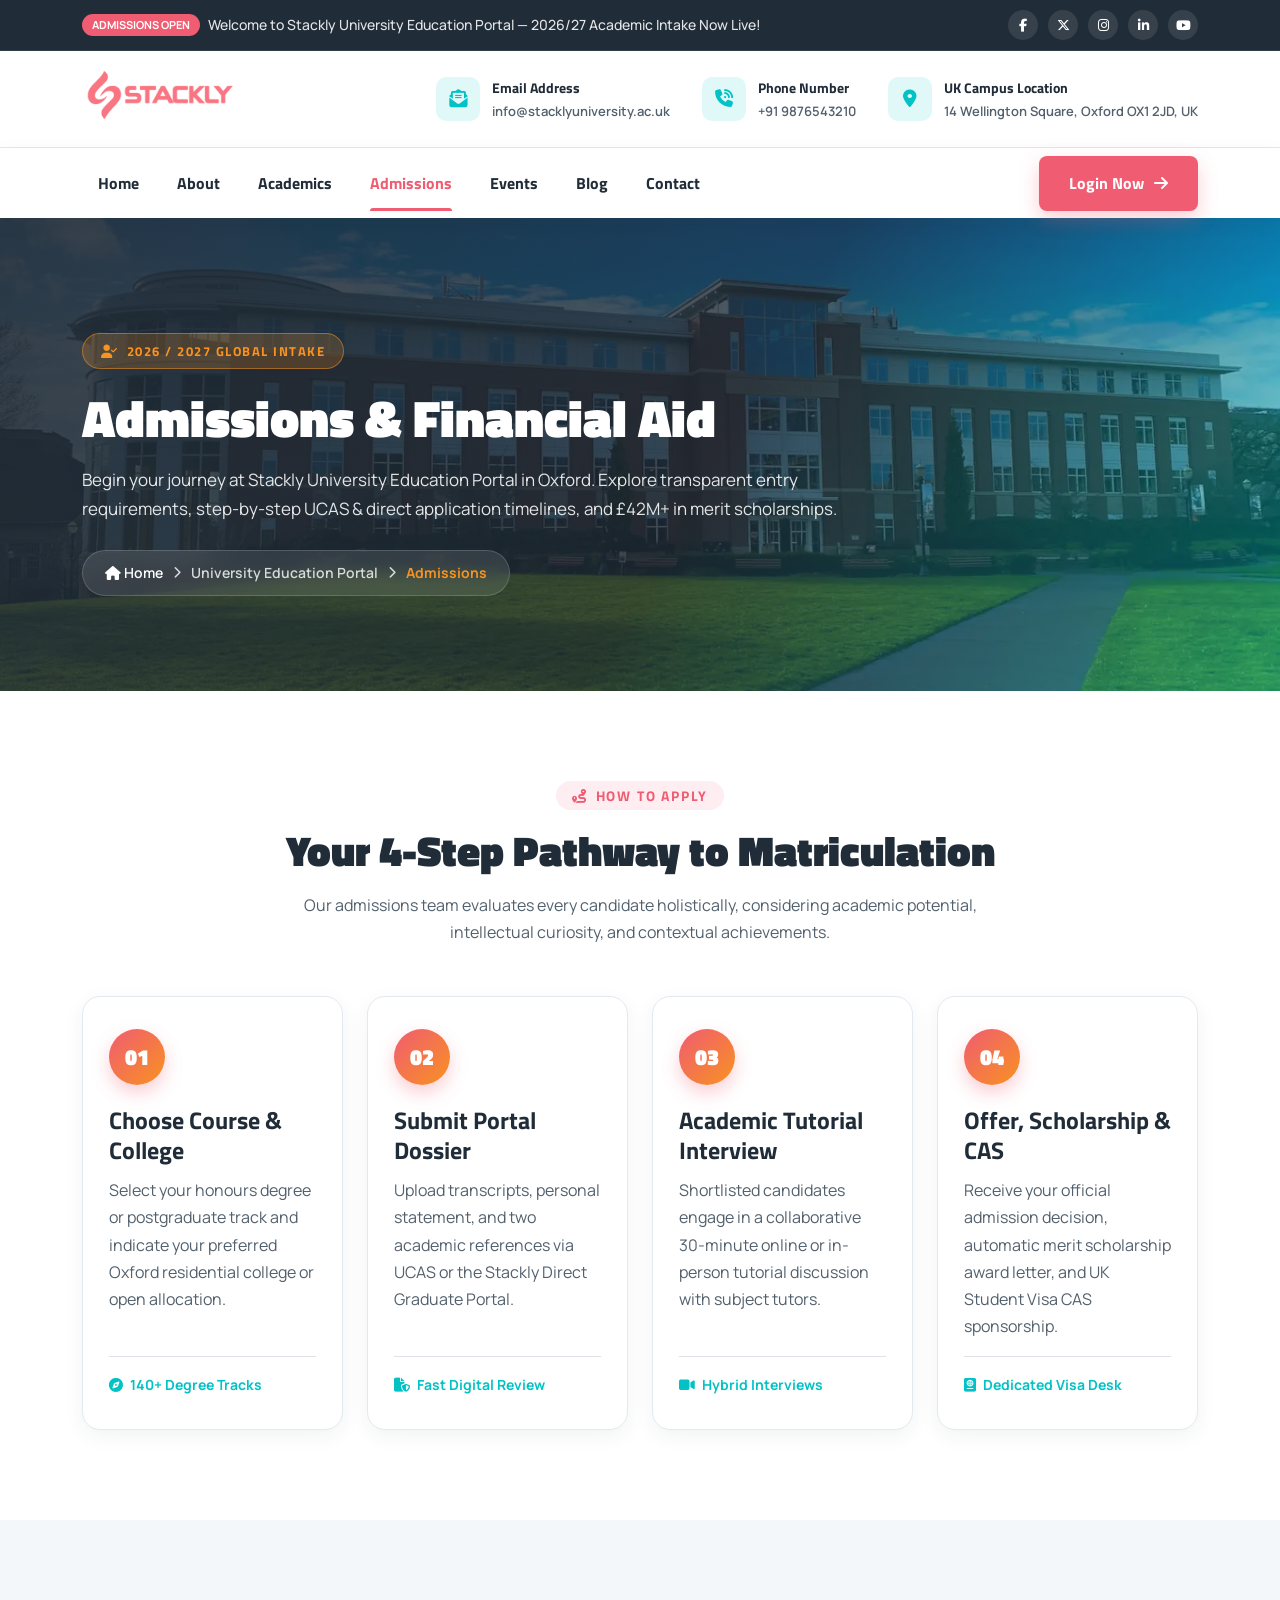
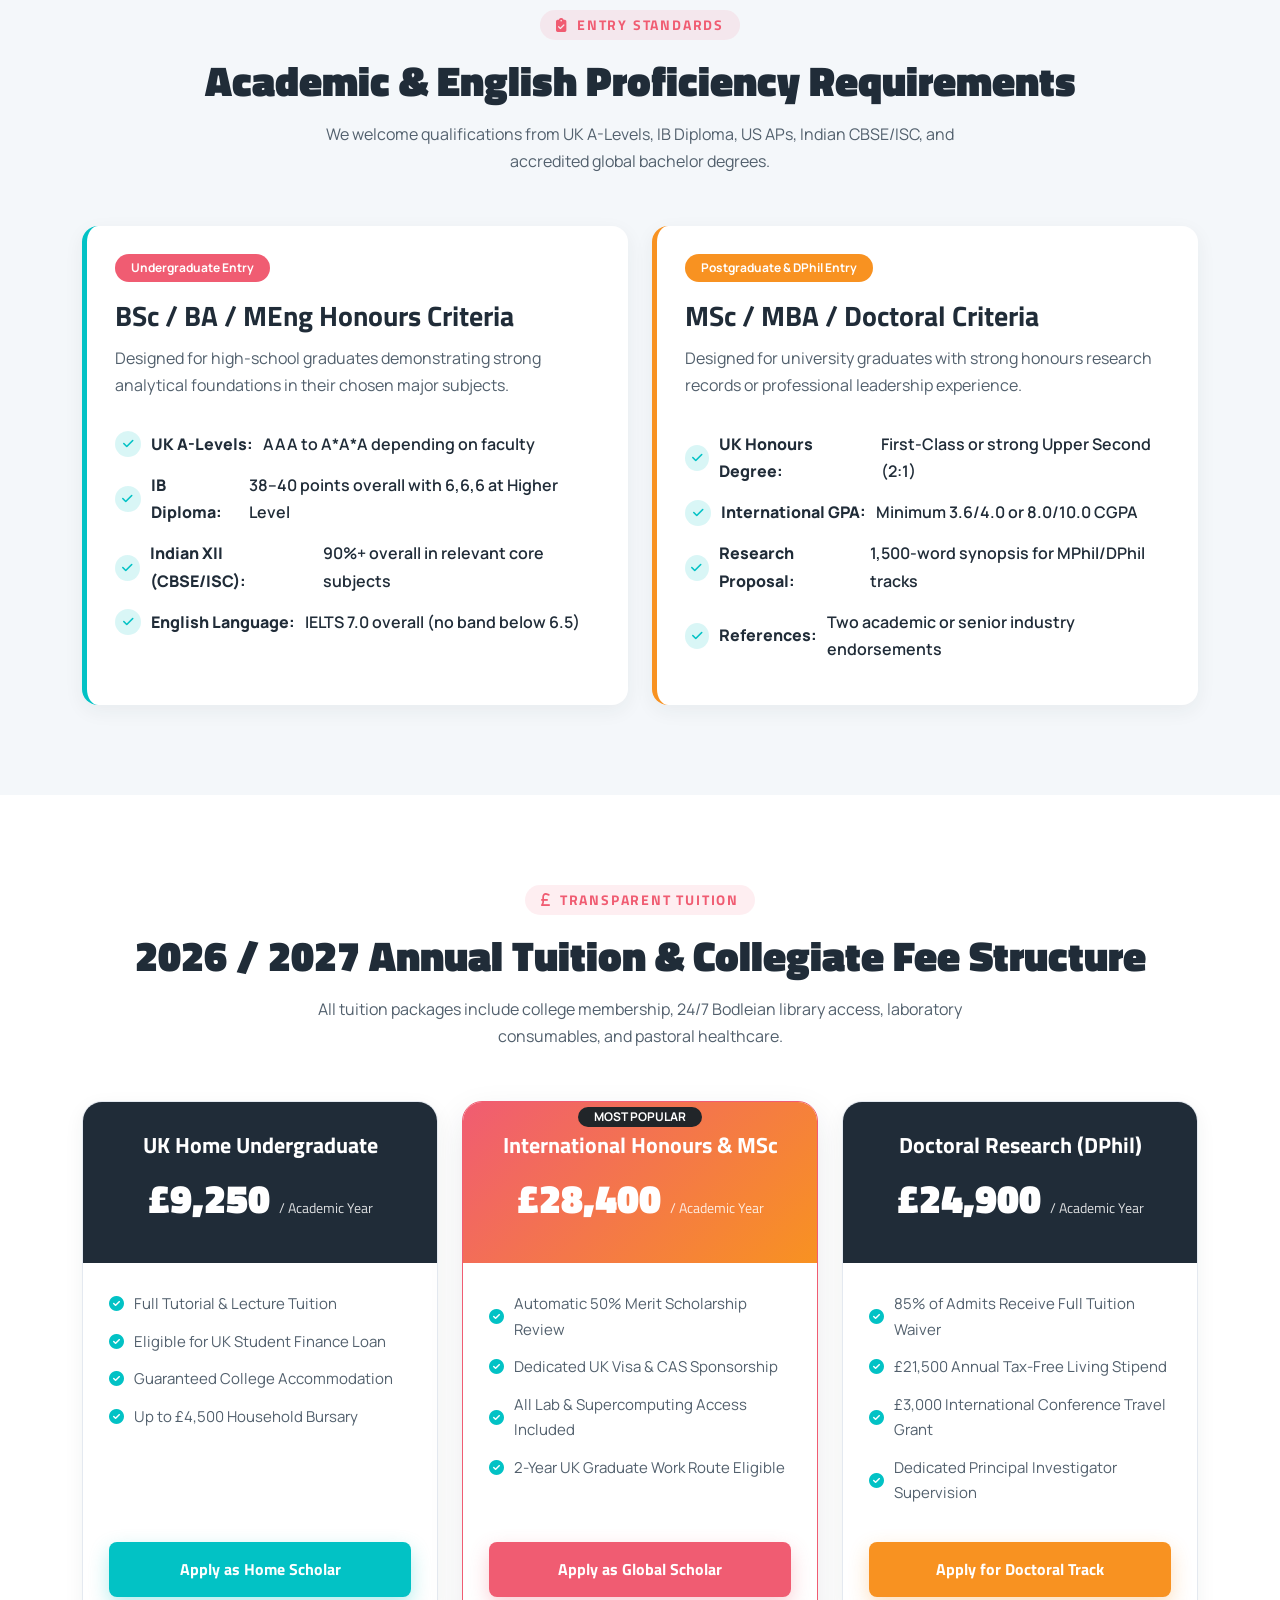
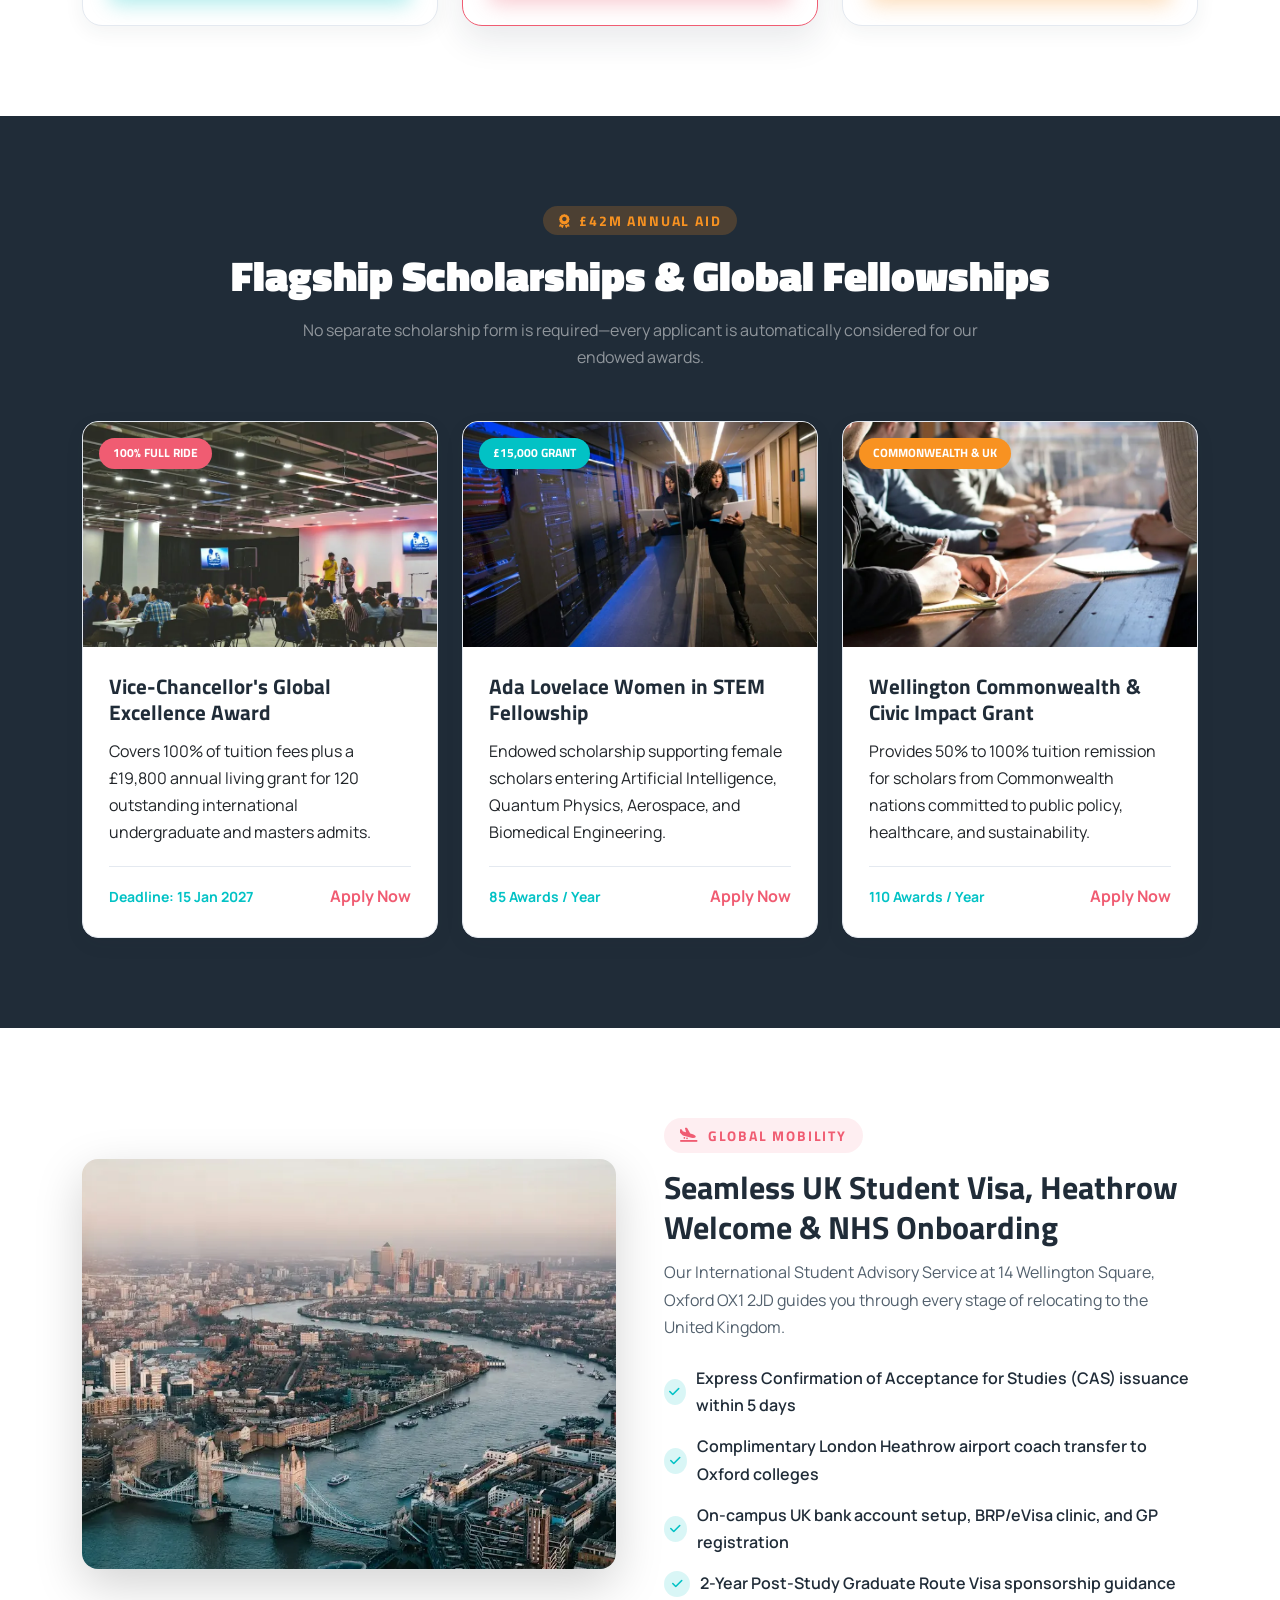
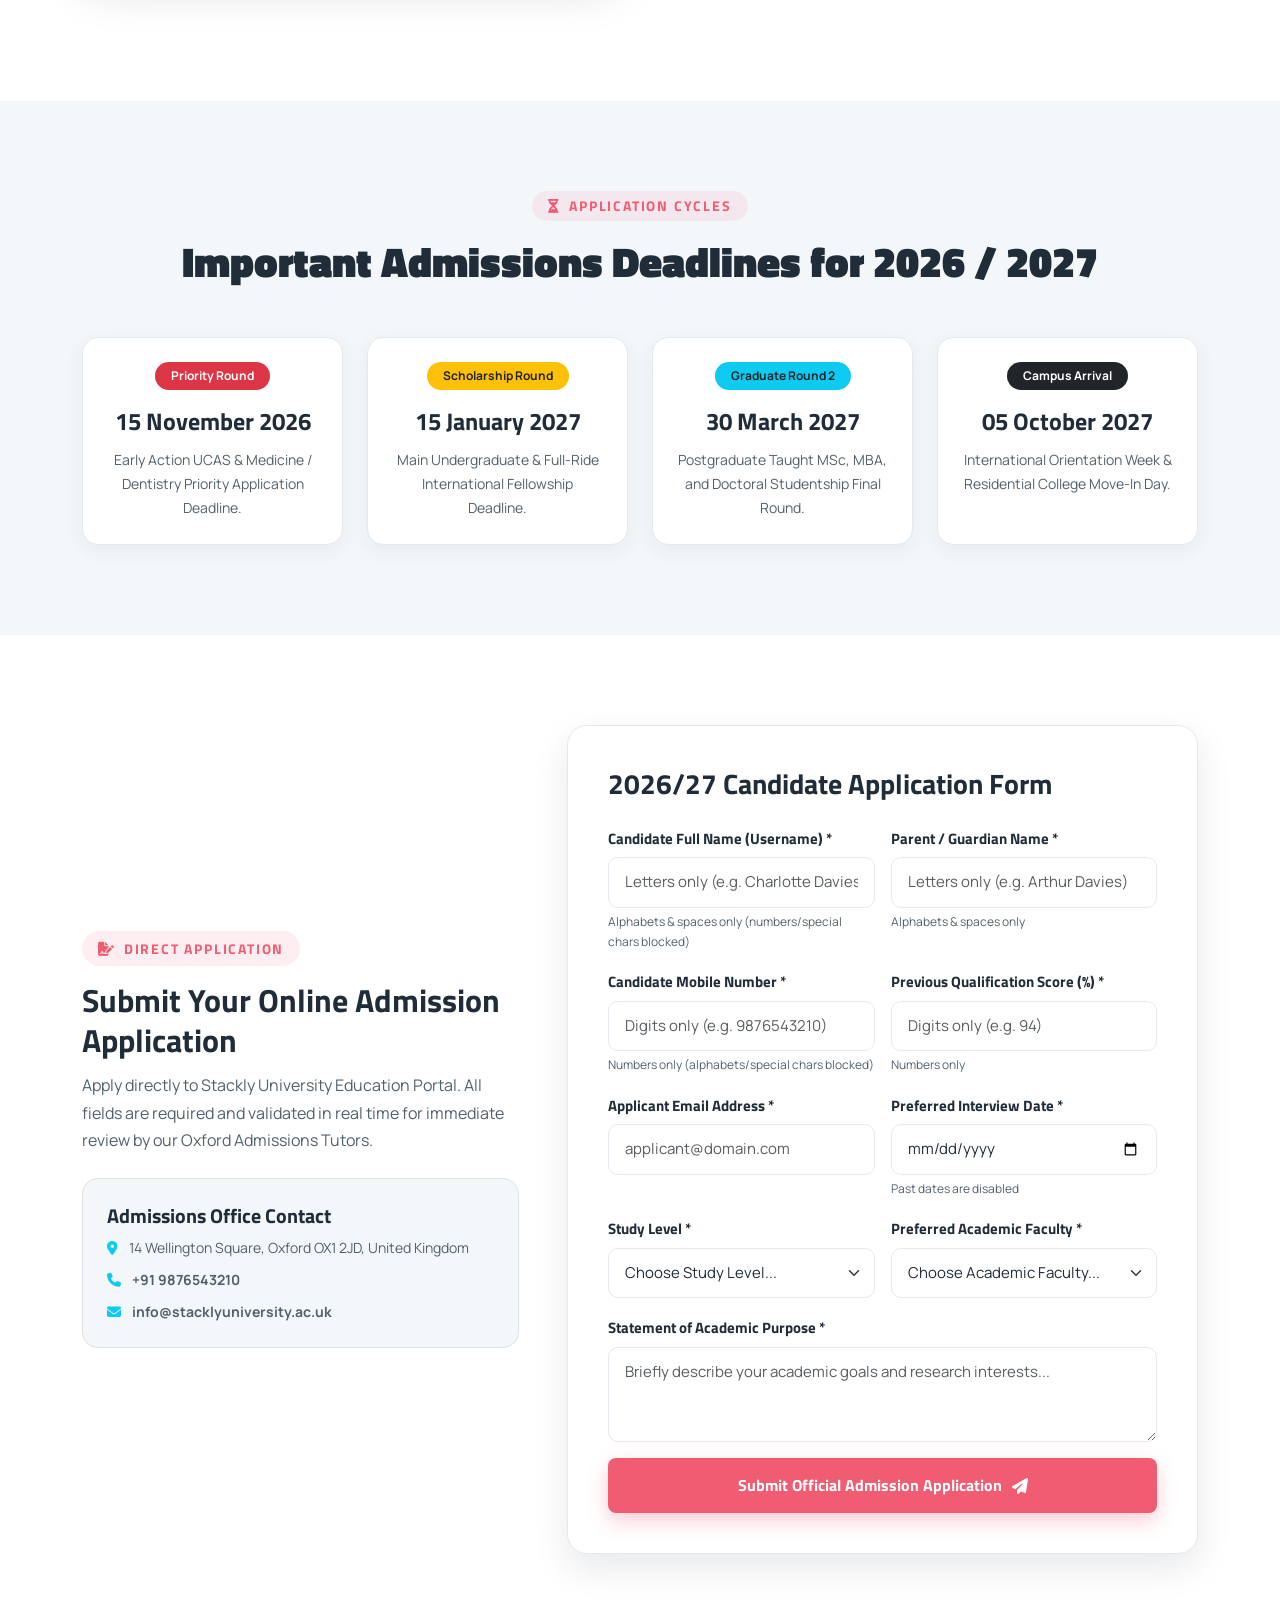
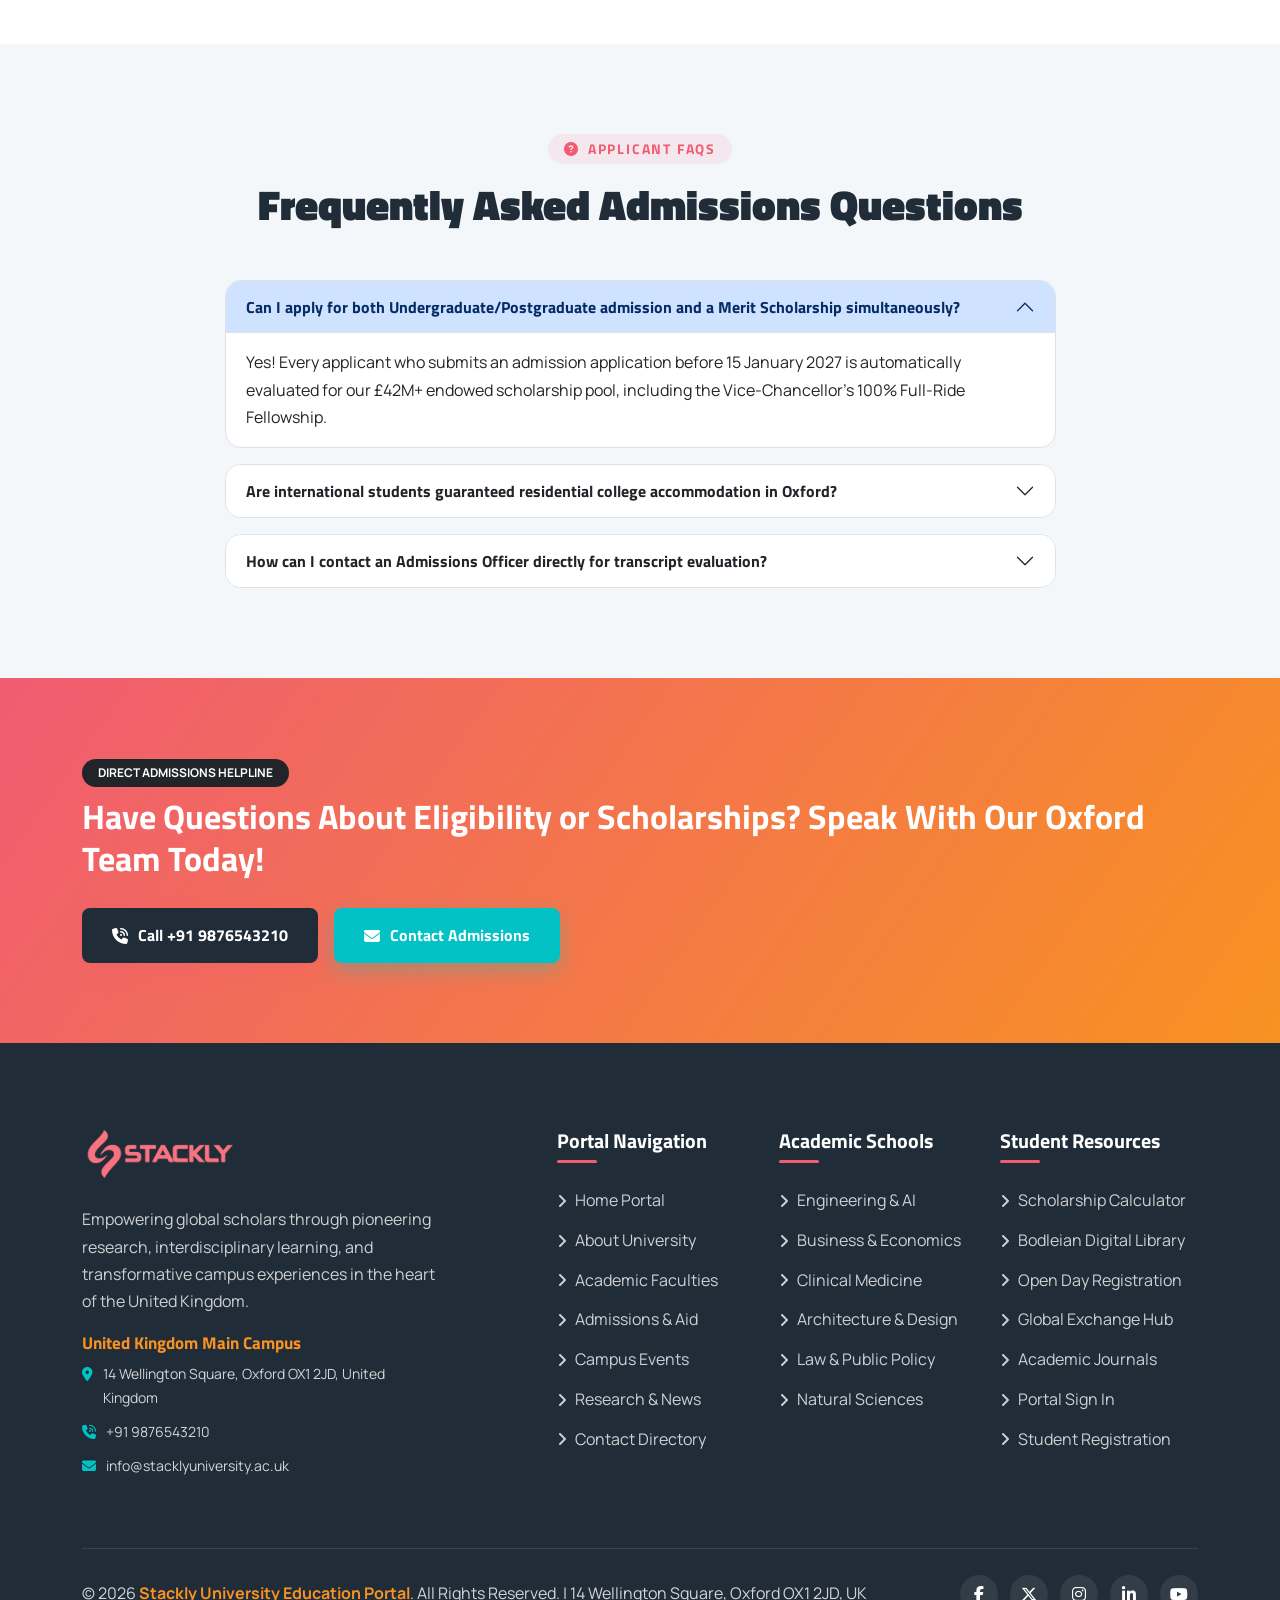
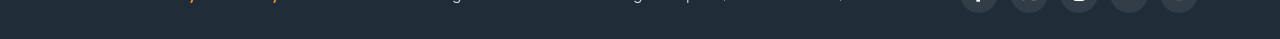
<file: pages/admissions.html>
<!doctype html>
<html lang="en">
  <head>
    <meta charset="UTF-8" />
    <meta name="viewport" content="width=device-width, initial-scale=1.0" />
    <meta
      name="description"
      content="Admissions & Financial Aid at Stackly University Education Portal - Apply for Undergraduate, Postgraduate, and Scholarship Programmes in the UK."
    />
    <title>
      Admissions &amp; Scholarships | Stackly University Education Portal
    </title>
    <!-- Favicon -->
    <link
      rel="icon"
      type="image/webp"
      href="../assets/images/logoStackly.webp"
    />
    <!-- Bootstrap 5.3 CSS -->
    <link
      href="https://cdn.jsdelivr.net/npm/bootstrap@5.3.3/dist/css/bootstrap.min.css"
      rel="stylesheet"
    />
    <!-- Font Awesome 6.6 Latest Icons -->
    <link
      href="https://cdnjs.cloudflare.com/ajax/libs/font-awesome/6.6.0/css/all.min.css"
      rel="stylesheet"
    />
    <!-- Main & Page Stylesheets -->
    <link rel="stylesheet" href="../assets/css/styles.css" />
    <link rel="stylesheet" href="../assets/css/admissions.css" />
  </head>
  <body class="boxed_wrapper">
    <!-- Common Header Component -->
    <div id="header-component"></div>

    <!-- SECTION 1: Unified Inner Page Banner with Breadcrumbs & Description -->
    <section
      class="page_banner_section"
      style="
        background-image: url(&quot;../assets/images/admissions/hero-banner.webp&quot;);
      "
     data-reveal="up">
      <div class="container">
        <div class="page_banner_content" data-reveal="up">
          <span class="page_banner_badge"
            ><i class="fa-solid fa-user-check"></i> 2026 / 2027 Global
            Intake</span
          >
          <h1>Admissions &amp; Financial Aid</h1>
          <p>
            Begin your journey at Stackly University Education Portal in Oxford.
            Explore transparent entry requirements, step-by-step UCAS &amp;
            direct application timelines, and £42M+ in merit scholarships.
          </p>
          <nav aria-label="breadcrumb">
            <ol class="theme_breadcrumb">
              <li>
                <a href="../index.html"
                  ><i class="fa-solid fa-house"></i> Home</a
                >
                <i class="fa-solid fa-chevron-right small"></i>
              </li>
              <li>
                <span>University Education Portal</span>
                <i class="fa-solid fa-chevron-right small"></i>
              </li>
              <li class="active" aria-current="page">Admissions</li>
            </ol>
          </nav>
        </div>
      </div>
    </section>

    <!-- SECTION 2: 4-Step Application Roadmap -->
    <section class="sec_padding_110" data-reveal="up">
      <div class="container">
        <div class="section_title_one centred mb_50" data-reveal="up">
          <h5><i class="fa-solid fa-route"></i> How to Apply</h5>
          <h2>Your 4-Step Pathway to Matriculation</h2>
          <p>
            Our admissions team evaluates every candidate holistically,
            considering academic potential, intellectual curiosity, and
            contextual achievements.
          </p>
        </div>
        <div class="row g-4">
          <div class="col-xl-3 col-lg-6 col-md-6">
            <div class="admission_step_card">
              <div class="step_number_circle">01</div>
              <h4>Choose Course &amp; College</h4>
              <p>
                Select your honours degree or postgraduate track and indicate
                your preferred Oxford residential college or open allocation.
              </p>
              <div
                class="mt-auto pt-3 border-top small fw-bold"
                style="color: var(--theme-color-one)"
              >
                <i class="fa-solid fa-compass me-1"></i> 140+ Degree Tracks
              </div>
            </div>
          </div>
          <div class="col-xl-3 col-lg-6 col-md-6">
            <div class="admission_step_card">
              <div class="step_number_circle">02</div>
              <h4>Submit Portal Dossier</h4>
              <p>
                Upload transcripts, personal statement, and two academic
                references via UCAS or the Stackly Direct Graduate Portal.
              </p>
              <div
                class="mt-auto pt-3 border-top small fw-bold"
                style="color: var(--theme-color-one)"
              >
                <i class="fa-solid fa-file-shield me-1"></i> Fast Digital Review
              </div>
            </div>
          </div>
          <div class="col-xl-3 col-lg-6 col-md-6">
            <div class="admission_step_card">
              <div class="step_number_circle">03</div>
              <h4>Academic Tutorial Interview</h4>
              <p>
                Shortlisted candidates engage in a collaborative 30-minute
                online or in-person tutorial discussion with subject tutors.
              </p>
              <div
                class="mt-auto pt-3 border-top small fw-bold"
                style="color: var(--theme-color-one)"
              >
                <i class="fa-solid fa-video me-1"></i> Hybrid Interviews
              </div>
            </div>
          </div>
          <div class="col-xl-3 col-lg-6 col-md-6">
            <div class="admission_step_card">
              <div class="step_number_circle">04</div>
              <h4>Offer, Scholarship &amp; CAS</h4>
              <p>
                Receive your official admission decision, automatic merit
                scholarship award letter, and UK Student Visa CAS sponsorship.
              </p>
              <div
                class="mt-auto pt-3 border-top small fw-bold"
                style="color: var(--theme-color-one)"
              >
                <i class="fa-solid fa-passport me-1"></i> Dedicated Visa Desk
              </div>
            </div>
          </div>
        </div>
      </div>
    </section>

    <!-- SECTION 3: Undergraduate vs Postgraduate Entry Requirements -->
    <section class="sec_padding_110 bg_light_portal" data-reveal="up">
      <div class="container">
        <div class="section_title_one centred mb_50" data-reveal="up">
          <h5><i class="fa-solid fa-clipboard-check"></i> Entry Standards</h5>
          <h2>Academic &amp; English Proficiency Requirements</h2>
          <p>
            We welcome qualifications from UK A-Levels, IB Diploma, US APs,
            Indian CBSE/ISC, and accredited global bachelor degrees.
          </p>
        </div>
        <div class="row g-4">
          <div class="col-lg-6">
            <div class="req_checklist_card">
              <span
                class="badge rounded-pill px-3 py-2 mb-3 align-self-start"
                style="background: var(--primary-color)"
                >Undergraduate Entry</span
              >
              <h3>BSc / BA / MEng Honours Criteria</h3>
              <p>
                Designed for high-school graduates demonstrating strong
                analytical foundations in their chosen major subjects.
              </p>
              <ul class="feature_list mt-3">
                <li>
                  <i class="fa-solid fa-check"></i>
                  <strong>UK A-Levels:</strong> AAA to A*A*A depending on
                  faculty
                </li>
                <li>
                  <i class="fa-solid fa-check"></i>
                  <strong>IB Diploma:</strong> 38–40 points overall with 6,6,6
                  at Higher Level
                </li>
                <li>
                  <i class="fa-solid fa-check"></i>
                  <strong>Indian XII (CBSE/ISC):</strong> 90%+ overall in
                  relevant core subjects
                </li>
                <li>
                  <i class="fa-solid fa-check"></i>
                  <strong>English Language:</strong> IELTS 7.0 overall (no band
                  below 6.5)
                </li>
              </ul>
            </div>
          </div>
          <div class="col-lg-6">
            <div
              class="req_checklist_card"
              style="border-left-color: var(--secondary-color)"
            >
              <span
                class="badge rounded-pill px-3 py-2 mb-3 align-self-start"
                style="background: var(--secondary-color)"
                >Postgraduate &amp; DPhil Entry</span
              >
              <h3>MSc / MBA / Doctoral Criteria</h3>
              <p>
                Designed for university graduates with strong honours research
                records or professional leadership experience.
              </p>
              <ul class="feature_list mt-3">
                <li>
                  <i class="fa-solid fa-check"></i>
                  <strong>UK Honours Degree:</strong> First-Class or strong
                  Upper Second (2:1)
                </li>
                <li>
                  <i class="fa-solid fa-check"></i>
                  <strong>International GPA:</strong> Minimum 3.6/4.0 or
                  8.0/10.0 CGPA
                </li>
                <li>
                  <i class="fa-solid fa-check"></i>
                  <strong>Research Proposal:</strong> 1,500-word synopsis for
                  MPhil/DPhil tracks
                </li>
                <li>
                  <i class="fa-solid fa-check"></i>
                  <strong>References:</strong> Two academic or senior industry
                  endorsements
                </li>
              </ul>
            </div>
          </div>
        </div>
      </div>
    </section>

    <!-- SECTION 4: Tuition Fees & Financial Structure -->
    <section class="sec_padding_110" data-reveal="up">
      <div class="container">
        <div class="section_title_one centred mb_50" data-reveal="up">
          <h5><i class="fa-solid fa-sterling-sign"></i> Transparent Tuition</h5>
          <h2>2026 / 2027 Annual Tuition &amp; Collegiate Fee Structure</h2>
          <p>
            All tuition packages include college membership, 24/7 Bodleian
            library access, laboratory consumables, and pastoral healthcare.
          </p>
        </div>
        <div class="row g-4">
          <div class="col-lg-4 col-md-6">
            <div class="tuition_tier_card">
              <div class="tuition_header">
                <h3>UK Home Undergraduate</h3>
                <div class="tuition_price">
                  £9,250 <span>/ Academic Year</span>
                </div>
              </div>
              <div class="tuition_body">
                <ul class="tuition_feature_list">
                  <li>
                    <i class="fa-solid fa-circle-check"></i> Full Tutorial &amp;
                    Lecture Tuition
                  </li>
                  <li>
                    <i class="fa-solid fa-circle-check"></i> Eligible for UK
                    Student Finance Loan
                  </li>
                  <li>
                    <i class="fa-solid fa-circle-check"></i> Guaranteed College
                    Accommodation
                  </li>
                  <li>
                    <i class="fa-solid fa-circle-check"></i> Up to £4,500
                    Household Bursary
                  </li>
                </ul>
                <a href="#" class="button-style-three w-100"
                  >Apply as Home Scholar</a
                >
              </div>
            </div>
          </div>
          <div class="col-lg-4 col-md-6">
            <div class="tuition_tier_card featured_tier">
              <div class="tuition_header">
                <span
                  class="badge bg-dark text-white rounded-pill px-3 py-1 mb-2 tuition_header_span_tag"
                  >MOST POPULAR</span
                >
                <h3>International Honours &amp; MSc</h3>
                <div class="tuition_price">
                  £28,400 <span>/ Academic Year</span>
                </div>
              </div>
              <div class="tuition_body">
                <ul class="tuition_feature_list">
                  <li>
                    <i class="fa-solid fa-circle-check"></i> Automatic 50% Merit
                    Scholarship Review
                  </li>
                  <li>
                    <i class="fa-solid fa-circle-check"></i> Dedicated UK Visa
                    &amp; CAS Sponsorship
                  </li>
                  <li>
                    <i class="fa-solid fa-circle-check"></i> All Lab &amp;
                    Supercomputing Access Included
                  </li>
                  <li>
                    <i class="fa-solid fa-circle-check"></i> 2-Year UK Graduate
                    Work Route Eligible
                  </li>
                </ul>
                <a href="#" class="button-style-one w-100"
                  >Apply as Global Scholar</a
                >
              </div>
            </div>
          </div>
          <div class="col-lg-4 col-md-12">
            <div class="tuition_tier_card">
              <div class="tuition_header">
                <h3>Doctoral Research (DPhil)</h3>
                <div class="tuition_price">
                  £24,900 <span>/ Academic Year</span>
                </div>
              </div>
              <div class="tuition_body">
                <ul class="tuition_feature_list">
                  <li>
                    <i class="fa-solid fa-circle-check"></i> 85% of Admits
                    Receive Full Tuition Waiver
                  </li>
                  <li>
                    <i class="fa-solid fa-circle-check"></i> £21,500 Annual
                    Tax-Free Living Stipend
                  </li>
                  <li>
                    <i class="fa-solid fa-circle-check"></i> £3,000
                    International Conference Travel Grant
                  </li>
                  <li>
                    <i class="fa-solid fa-circle-check"></i> Dedicated Principal
                    Investigator Supervision
                  </li>
                </ul>
                <a href="#" class="button-style-two w-100"
                  >Apply for Doctoral Track</a
                >
              </div>
            </div>
          </div>
        </div>
      </div>
    </section>

    <!-- SECTION 5: Prestigious Scholarships & Fellowships Showcase -->
    <section class="sec_padding_110 bg_dark_portal" data-reveal="up">
      <div class="container">
        <div class="section_title_one centred mb_50" data-reveal="up">
          <h5
            style="
              background: rgba(248, 146, 33, 0.2);
              color: var(--secondary-color);
            "
          >
            <i class="fa-solid fa-award"></i> £42M Annual Aid
          </h5>
          <h2 class="text-white">
            Flagship Scholarships &amp; Global Fellowships
          </h2>
          <p class="text-white-50">
            No separate scholarship form is required—every applicant is
            automatically considered for our endowed awards.
          </p>
        </div>
        <div class="row g-4">
          <div class="col-lg-4 col-md-6">
            <div class="portal_card bg-white text-dark">
              <div class="portal_card_img">
                <img
                  src="../assets/images/admissions/clarendon-global-fellowship.webp"
                  alt="Clarendon Global Fellowship"
                />
                <span class="portal_card_badge">100% Full Ride</span>
              </div>
              <div class="portal_card_body">
                <h3>Vice-Chancellor's Global Excellence Award</h3>
                <p>
                  Covers 100% of tuition fees plus a £19,800 annual living grant
                  for 120 outstanding international undergraduate and masters
                  admits.
                </p>
                <div class="portal_card_footer">
                  <span
                    class="small fw-bold"
                    style="color: var(--theme-color-one)"
                    >Deadline: 15 Jan 2027</span
                  >
                  <a
                    href="#"
                    class="fw-bold"
                    style="color: var(--primary-color)"
                    >Apply Now</a
                  >
                </div>
              </div>
            </div>
          </div>
          <div class="col-lg-4 col-md-6">
            <div class="portal_card bg-white text-dark">
              <div class="portal_card_img">
                <img
                  src="../assets/images/admissions/women-in-stem-scholarship.webp"
                  alt="Women in STEM Scholarship"
                />
                <span
                  class="portal_card_badge"
                  style="background: var(--theme-color-one)"
                  >£15,000 Grant</span
                >
              </div>
              <div class="portal_card_body">
                <h3>Ada Lovelace Women in STEM Fellowship</h3>
                <p>
                  Endowed scholarship supporting female scholars entering
                  Artificial Intelligence, Quantum Physics, Aerospace, and
                  Biomedical Engineering.
                </p>
                <div class="portal_card_footer">
                  <span
                    class="small fw-bold"
                    style="color: var(--theme-color-one)"
                    >85 Awards / Year</span
                  >
                  <a
                    href="#"
                    class="fw-bold"
                    style="color: var(--primary-color)"
                    >Apply Now</a
                  >
                </div>
              </div>
            </div>
          </div>
          <div class="col-lg-4 col-md-12">
            <div class="portal_card bg-white text-dark">
              <div class="portal_card_img">
                <img
                  src="../assets/images/admissions/commonwealth-leadership-bursary.webp"
                  alt="Commonwealth Leadership Bursary"
                />
                <span
                  class="portal_card_badge"
                  style="background: var(--secondary-color)"
                  >Commonwealth &amp; UK</span
                >
              </div>
              <div class="portal_card_body">
                <h3>Wellington Commonwealth &amp; Civic Impact Grant</h3>
                <p>
                  Provides 50% to 100% tuition remission for scholars from
                  Commonwealth nations committed to public policy, healthcare,
                  and sustainability.
                </p>
                <div class="portal_card_footer">
                  <span
                    class="small fw-bold"
                    style="color: var(--theme-color-one)"
                    >110 Awards / Year</span
                  >
                  <a
                    href="#"
                    class="fw-bold"
                    style="color: var(--primary-color)"
                    >Apply Now</a
                  >
                </div>
              </div>
            </div>
          </div>
        </div>
      </div>
    </section>

    <!-- SECTION 6: International Student Visa & Relocation Support -->
    <section class="sec_padding_110" data-reveal="up">
      <div class="container">
        <div class="row align-items-center g-5">
          <div class="col-lg-6">
            <img
              src="../assets/images/admissions/united-kingdom-visa-and-arrival.webp"
              alt="United Kingdom Visa and Arrival Support"
              class="rounded-4 shadow-lg w-100"
              style="height: 410px; object-fit: cover"
            />
          </div>
          <div class="col-lg-6">
            <span class="theme_subtitle"
              ><i class="fa-solid fa-plane-arrival"></i> Global Mobility</span
            >
            <h2>
              Seamless UK Student Visa, Heathrow Welcome &amp; NHS Onboarding
            </h2>
            <p>
              Our International Student Advisory Service at 14 Wellington
              Square, Oxford OX1 2JD guides you through every stage of
              relocating to the United Kingdom.
            </p>
            <ul class="feature_list mt-4">
              <li>
                <i class="fa-solid fa-check"></i> Express Confirmation of
                Acceptance for Studies (CAS) issuance within 5 days
              </li>
              <li>
                <i class="fa-solid fa-check"></i> Complimentary London Heathrow
                airport coach transfer to Oxford colleges
              </li>
              <li>
                <i class="fa-solid fa-check"></i> On-campus UK bank account
                setup, BRP/eVisa clinic, and GP registration
              </li>
              <li>
                <i class="fa-solid fa-check"></i> 2-Year Post-Study Graduate
                Route Visa sponsorship guidance
              </li>
            </ul>
          </div>
        </div>
      </div>
    </section>

    <!-- SECTION 7: Key Admissions Deadlines Calendar -->
    <section class="sec_padding_110 bg_light_portal" data-reveal="up">
      <div class="container">
        <div class="section_title_one centred mb_50" data-reveal="up">
          <h5><i class="fa-solid fa-hourglass-half"></i> Application Cycles</h5>
          <h2>Important Admissions Deadlines for 2026 / 2027</h2>
        </div>
        <div class="row g-4">
          <div class="col-md-3 col-sm-6">
            <div class="portal_card p-4 text-center">
              <span class="badge bg-danger rounded-pill px-3 py-2 mb-3 mx-auto"
                >Priority Round</span
              >
              <h4>15 November 2026</h4>
              <p class="small mb-0">
                Early Action UCAS &amp; Medicine / Dentistry Priority
                Application Deadline.
              </p>
            </div>
          </div>
          <div class="col-md-3 col-sm-6">
            <div class="portal_card p-4 text-center">
              <span
                class="badge bg-warning text-dark rounded-pill px-3 py-2 mb-3 mx-auto"
                >Scholarship Round</span
              >
              <h4>15 January 2027</h4>
              <p class="small mb-0">
                Main Undergraduate &amp; Full-Ride International Fellowship
                Deadline.
              </p>
            </div>
          </div>
          <div class="col-md-3 col-sm-6">
            <div class="portal_card p-4 text-center">
              <span
                class="badge bg-info text-dark rounded-pill px-3 py-2 mb-3 mx-auto"
                >Graduate Round 2</span
              >
              <h4>30 March 2027</h4>
              <p class="small mb-0">
                Postgraduate Taught MSc, MBA, and Doctoral Studentship Final
                Round.
              </p>
            </div>
          </div>
          <div class="col-md-3 col-sm-6">
            <div class="portal_card p-4 text-center">
              <span class="badge bg-dark rounded-pill px-3 py-2 mb-3 mx-auto"
                >Campus Arrival</span
              >
              <h4>05 October 2027</h4>
              <p class="small mb-0">
                International Orientation Week &amp; Residential College Move-In
                Day.
              </p>
            </div>
          </div>
        </div>
      </div>
    </section>

    <!-- SECTION 8: Online Admission Application Portal Form (Strict Validation) -->
    <section class="sec_padding_110" id="" data-reveal="up">
      <div class="container">
        <div class="row g-5 align-items-center">
          <div class="col-lg-5">
            <span class="theme_subtitle"
              ><i class="fa-solid fa-file-signature"></i> Direct
              Application</span
            >
            <h2>Submit Your Online Admission Application</h2>
            <p>
              Apply directly to Stackly University Education Portal. All fields
              are required and validated in real time for immediate review by
              our Oxford Admissions Tutors.
            </p>
            <div class="p-4 rounded-4 bg_light_portal border mt-4">
              <h5 class="mb-2">Admissions Office Contact</h5>
              <p class="small mb-2">
                <i class="fa-solid fa-location-dot text-info me-2"></i> 14
                Wellington Square, Oxford OX1 2JD, United Kingdom
              </p>
              <p class="small mb-2">
                <i class="fa-solid fa-phone text-info me-2"></i>
                <a href="#" class="fw-bold">+91 9876543210</a>
              </p>
              <p class="small mb-0">
                <i class="fa-solid fa-envelope text-info me-2"></i>
                <a href="#" class="fw-bold">info@stacklyuniversity.ac.uk</a>
              </p>
            </div>
          </div>
          <div class="col-lg-7">
            <div class="portal_form_box">
              <h3 class="mb-4">2026/27 Candidate Application Form</h3>
              <form id="admissionsOnlineForm" class="portal-validated-form">
                <div class="row g-3">
                  <div class="col-md-6">
                    <label for="admApplicantName" class="form-label"
                      >Candidate Full Name (Username) *</label
                    >
                    <input
                      type="text"
                      id="admApplicantName"
                      name="username"
                      class="form-control username-field"
                      data-validation="username"
                      placeholder="Letters only (e.g. Charlotte Davies)"
                      maxlength="16"
                      autocomplete="name"
                      required
                    />
                    <small class="field_hint"
                      >Alphabets &amp; spaces only (numbers/special chars
                      blocked)</small
                    >
                  </div>
                  <div class="col-md-6">
                    <label for="admGuardianName" class="form-label"
                      >Parent / Guardian Name *</label
                    >
                    <input
                      type="text"
                      id="admGuardianName"
                      name="guardian_name"
                      class="form-control username-field"
                      data-validation="username"
                      placeholder="Letters only (e.g. Arthur Davies)"
                      maxlength="16"
                      required
                    />
                    <small class="field_hint"
                      >Alphabets &amp; spaces only</small
                    >
                  </div>
                  <div class="col-md-6">
                    <label for="admPhone" class="form-label"
                      >Candidate Mobile Number *</label
                    >
                    <input
                      type="tel"
                      id="admPhone"
                      name="phone"
                      class="form-control number-field"
                      data-validation="number"
                      placeholder="Digits only (e.g. 9876543210)"
                      minlength="10"
                      maxlength="10"
                      autocomplete="tel"
                      required
                    />
                    <small class="field_hint"
                      >Numbers only (alphabets/special chars blocked)</small
                    >
                  </div>
                  <div class="col-md-6">
                    <label for="admScore" class="form-label"
                      >Previous Qualification Score (%) *</label
                    >
                    <input
                      type="text"
                      id="admScore"
                      name="percentage_score"
                      class="form-control number-field"
                      data-validation="number"
                      placeholder="Digits only (e.g. 94)"
                      maxlength="3"
                      required
                    />
                    <small class="field_hint">Numbers only</small>
                  </div>
                  <div class="col-md-6">
                    <label for="admEmail" class="form-label"
                      >Applicant Email Address *</label
                    >
                    <input
                      type="email"
                      id="admEmail"
                      name="email"
                      class="form-control"
                      placeholder="applicant@domain.com"
                      autocomplete="email"
                      required
                    />
                  </div>
                  <div class="col-md-6">
                    <label for="admInterviewDate" class="form-label"
                      >Preferred Interview Date *</label
                    >
                    <input
                      type="date"
                      id="admInterviewDate"
                      name="interview_date"
                      class="form-control"
                      data-validation="future-date"
                      required
                    />
                    <small class="field_hint">Past dates are disabled</small>
                  </div>
                  <div class="col-md-6">
                    <label for="admLevelSelect" class="form-label"
                      >Study Level *</label
                    >
                    <select
                      id="admLevelSelect"
                      name="study_level"
                      class="form-select"
                      required
                    >
                      <option value="">Choose Study Level...</option>
                      <option value="Undergraduate Honours">
                        Undergraduate Honours (BSc / BA / MEng)
                      </option>
                      <option value="Postgraduate Masters">
                        Postgraduate Taught (MSc / MBA / MPP)
                      </option>
                      <option value="Doctoral Research">
                        Doctoral Research (DPhil / PhD)
                      </option>
                    </select>
                  </div>
                  <div class="col-md-6">
                    <label for="admFacultySelect" class="form-label"
                      >Preferred Academic Faculty *</label
                    >
                    <select
                      id="admFacultySelect"
                      name="preferred_faculty"
                      class="form-select"
                      required
                    >
                      <option value="">Choose Academic Faculty...</option>
                      <option value="Computer Science & AI">
                        Computer Science &amp; AI
                      </option>
                      <option value="Engineering & Robotics">
                        Engineering &amp; Robotics
                      </option>
                      <option value="Clinical Medicine">
                        Clinical Medicine &amp; Biosciences
                      </option>
                      <option value="Business & Economics">
                        Business, Finance &amp; Economics
                      </option>
                      <option value="Architecture & Urban Design">
                        Architecture &amp; Urban Design
                      </option>
                    </select>
                  </div>
                  <div class="col-12">
                    <label for="admStatement" class="form-label"
                      >Statement of Academic Purpose *</label
                    >
                    <textarea
                      id="admStatement"
                      name="statement"
                      rows="3"
                      class="form-control"
                      placeholder="Briefly describe your academic goals and research interests..."
                      required
                    ></textarea>
                  </div>
                  <div class="col-12 mt-3">
                    <button type="submit" class="button-style-one w-100">
                      Submit Official Admission Application
                      <i class="fa-solid fa-paper-plane"></i>
                    </button>
                  </div>
                </div>
              </form>
            </div>
          </div>
        </div>
      </div>
    </section>

    <!-- SECTION 9: Admissions Frequently Asked Questions (Accordion) -->
    <section class="sec_padding_110 bg_light_portal" data-reveal="up">
      <div class="container">
        <div class="section_title_one centred mb_50" data-reveal="up">
          <h5><i class="fa-solid fa-circle-question"></i> Applicant FAQs</h5>
          <h2>Frequently Asked Admissions Questions</h2>
        </div>
        <div class="row justify-content-center">
          <div class="col-lg-9">
            <div class="accordion" id="admissionsFaqAccordion">
              <div class="accordion-item mb-3 rounded-4 overflow-hidden border" data-reveal="up">
                <h2 class="accordion-header">
                  <button
                    class="accordion-button fw-bold"
                    type="button"
                    data-bs-toggle="collapse"
                    data-bs-target="#admFaq1"
                    aria-expanded="true"
                  >
                    Can I apply for both Undergraduate/Postgraduate admission
                    and a Merit Scholarship simultaneously?
                  </button>
                </h2>
                <div
                  id="admFaq1"
                  class="accordion-collapse collapse show"
                  data-bs-parent="#admissionsFaqAccordion"
                >
                  <div class="accordion-body">
                    Yes! Every applicant who submits an admission application
                    before 15 January 2027 is automatically evaluated for our
                    £42M+ endowed scholarship pool, including the
                    Vice-Chancellor's 100% Full-Ride Fellowship.
                  </div>
                </div>
              </div>
              <div class="accordion-item mb-3 rounded-4 overflow-hidden border" data-reveal="up">
                <h2 class="accordion-header">
                  <button
                    class="accordion-button collapsed fw-bold"
                    type="button"
                    data-bs-toggle="collapse"
                    data-bs-target="#admFaq2"
                    aria-expanded="false"
                  >
                    Are international students guaranteed residential college
                    accommodation in Oxford?
                  </button>
                </h2>
                <div
                  id="admFaq2"
                  class="accordion-collapse collapse"
                  data-bs-parent="#admissionsFaqAccordion"
                >
                  <div class="accordion-body">
                    Yes. All first-year undergraduate and full-time
                    international postgraduate students receive guaranteed
                    en-suite accommodation within walking distance of 14
                    Wellington Square, Oxford OX1 2JD.
                  </div>
                </div>
              </div>
              <div class="accordion-item rounded-4 overflow-hidden border" data-reveal="up">
                <h2 class="accordion-header">
                  <button
                    class="accordion-button collapsed fw-bold"
                    type="button"
                    data-bs-toggle="collapse"
                    data-bs-target="#admFaq3"
                    aria-expanded="false"
                  >
                    How can I contact an Admissions Officer directly for
                    transcript evaluation?
                  </button>
                </h2>
                <div
                  id="admFaq3"
                  class="accordion-collapse collapse"
                  data-bs-parent="#admissionsFaqAccordion"
                >
                  <div class="accordion-body">
                    You can call our Admissions Desk directly at
                    <strong>+91 9876543210</strong> or email your transcripts to
                    <strong>info@stacklyuniversity.ac.uk</strong> for a
                    complimentary pre-assessment within 48 hours.
                  </div>
                </div>
              </div>
            </div>
          </div>
        </div>
      </div>
    </section>

    <!-- SECTION 10: Admissions Counselor Live Connect Callout -->
    <section class="newsletter_section_home_one" data-reveal="up">
      <div class="container">
        <div class="newsletter_innar_box" data-reveal="up">
          <div>
            <span class="badge bg-dark text-white px-3 py-2 rounded-pill mb-2"
              >DIRECT ADMISSIONS HELPLINE</span
            >
            <h3>
              Have Questions About Eligibility or Scholarships? Speak With Our
              Oxford Team Today!
            </h3>
          </div>
          <div class="d-flex flex-wrap gap-3">
            <a
              href="#"
              class="button-style-one"
              style="background: var(--theme-color-two)"
              ><i class="fa-solid fa-phone-volume"></i> Call +91 9876543210</a
            >
            <a href="#" class="button-style-three"
              ><i class="fa-solid fa-envelope"></i> Contact Admissions</a
            >
          </div>
        </div>
      </div>
    </section>

    <!-- Common Footer Component -->
    <div id="footer-component"></div>

    <!-- Bootstrap 5.3 JS Bundle -->
    <script src="https://cdn.jsdelivr.net/npm/bootstrap@5.3.3/dist/js/bootstrap.bundle.min.js"></script>
    <!-- Main Theme Script -->
    <script src="../assets/js/script.js"></script>
  </body>
</html>
</file>
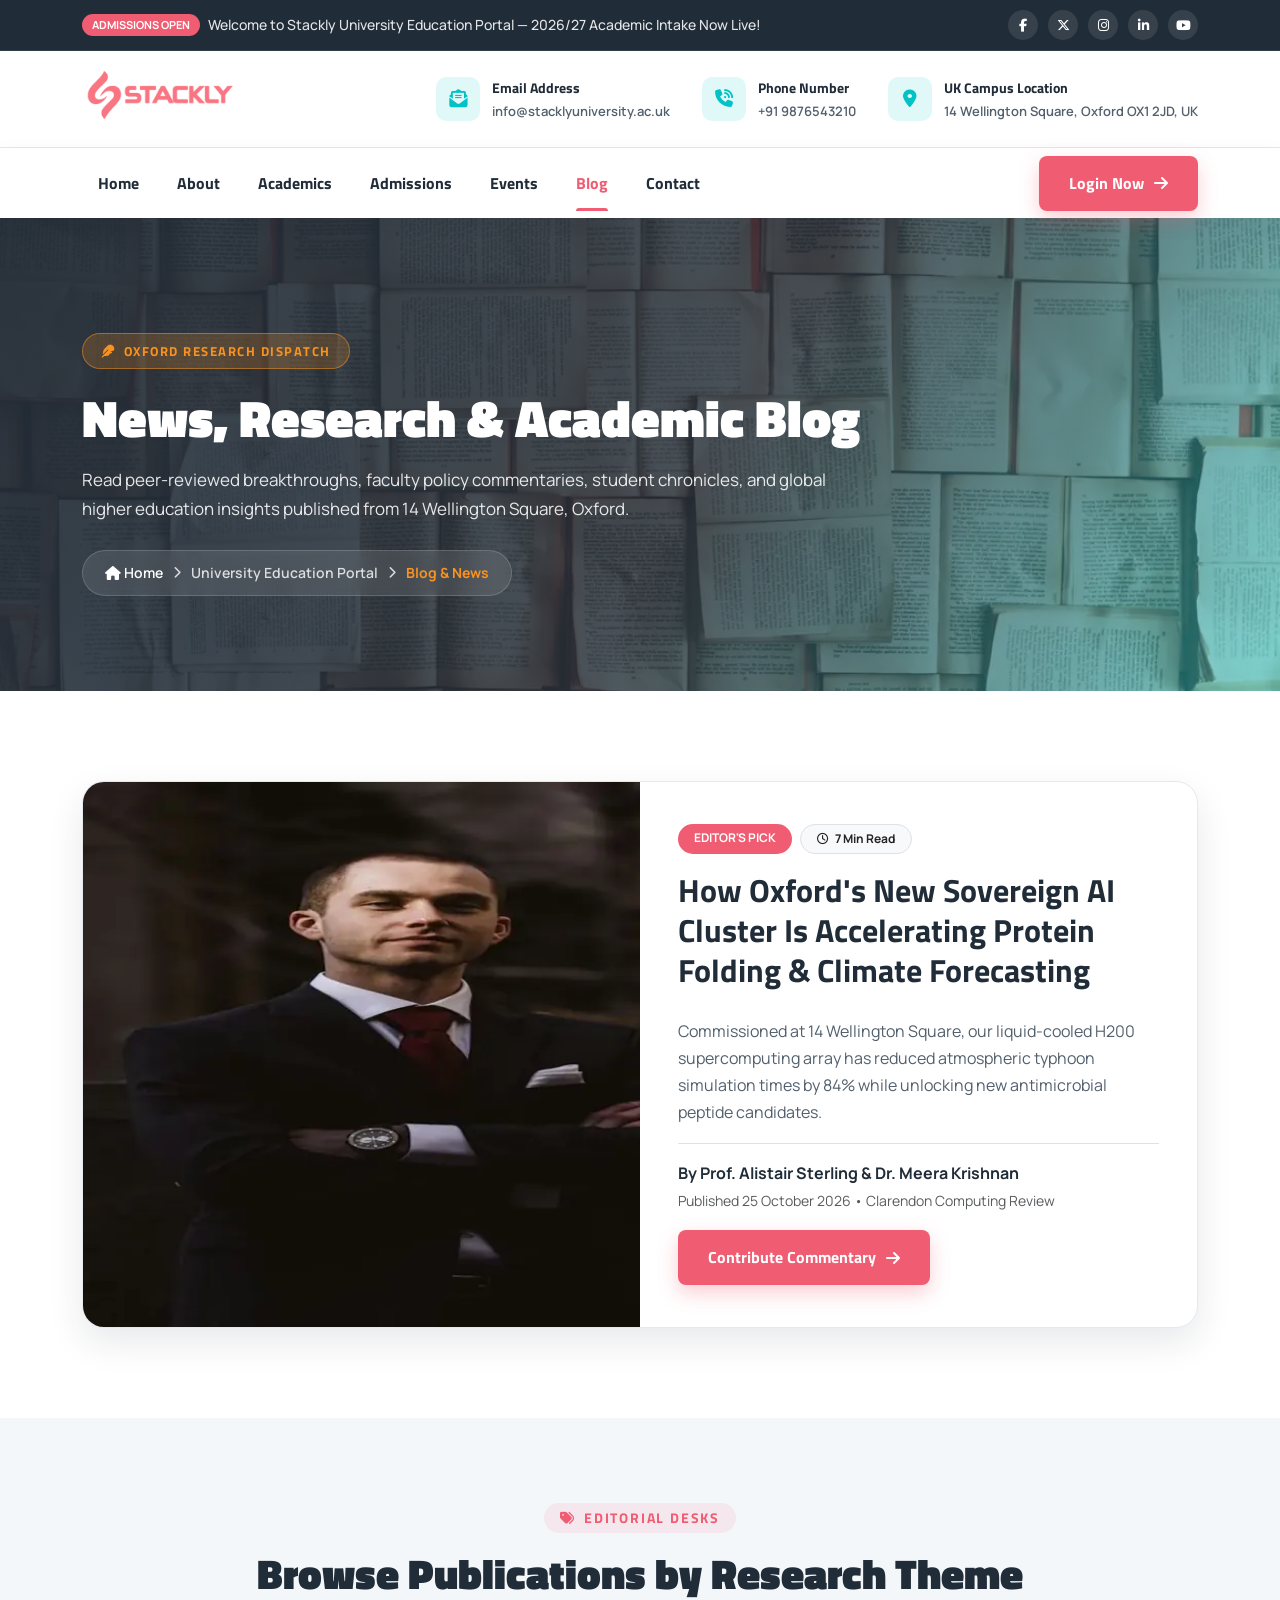
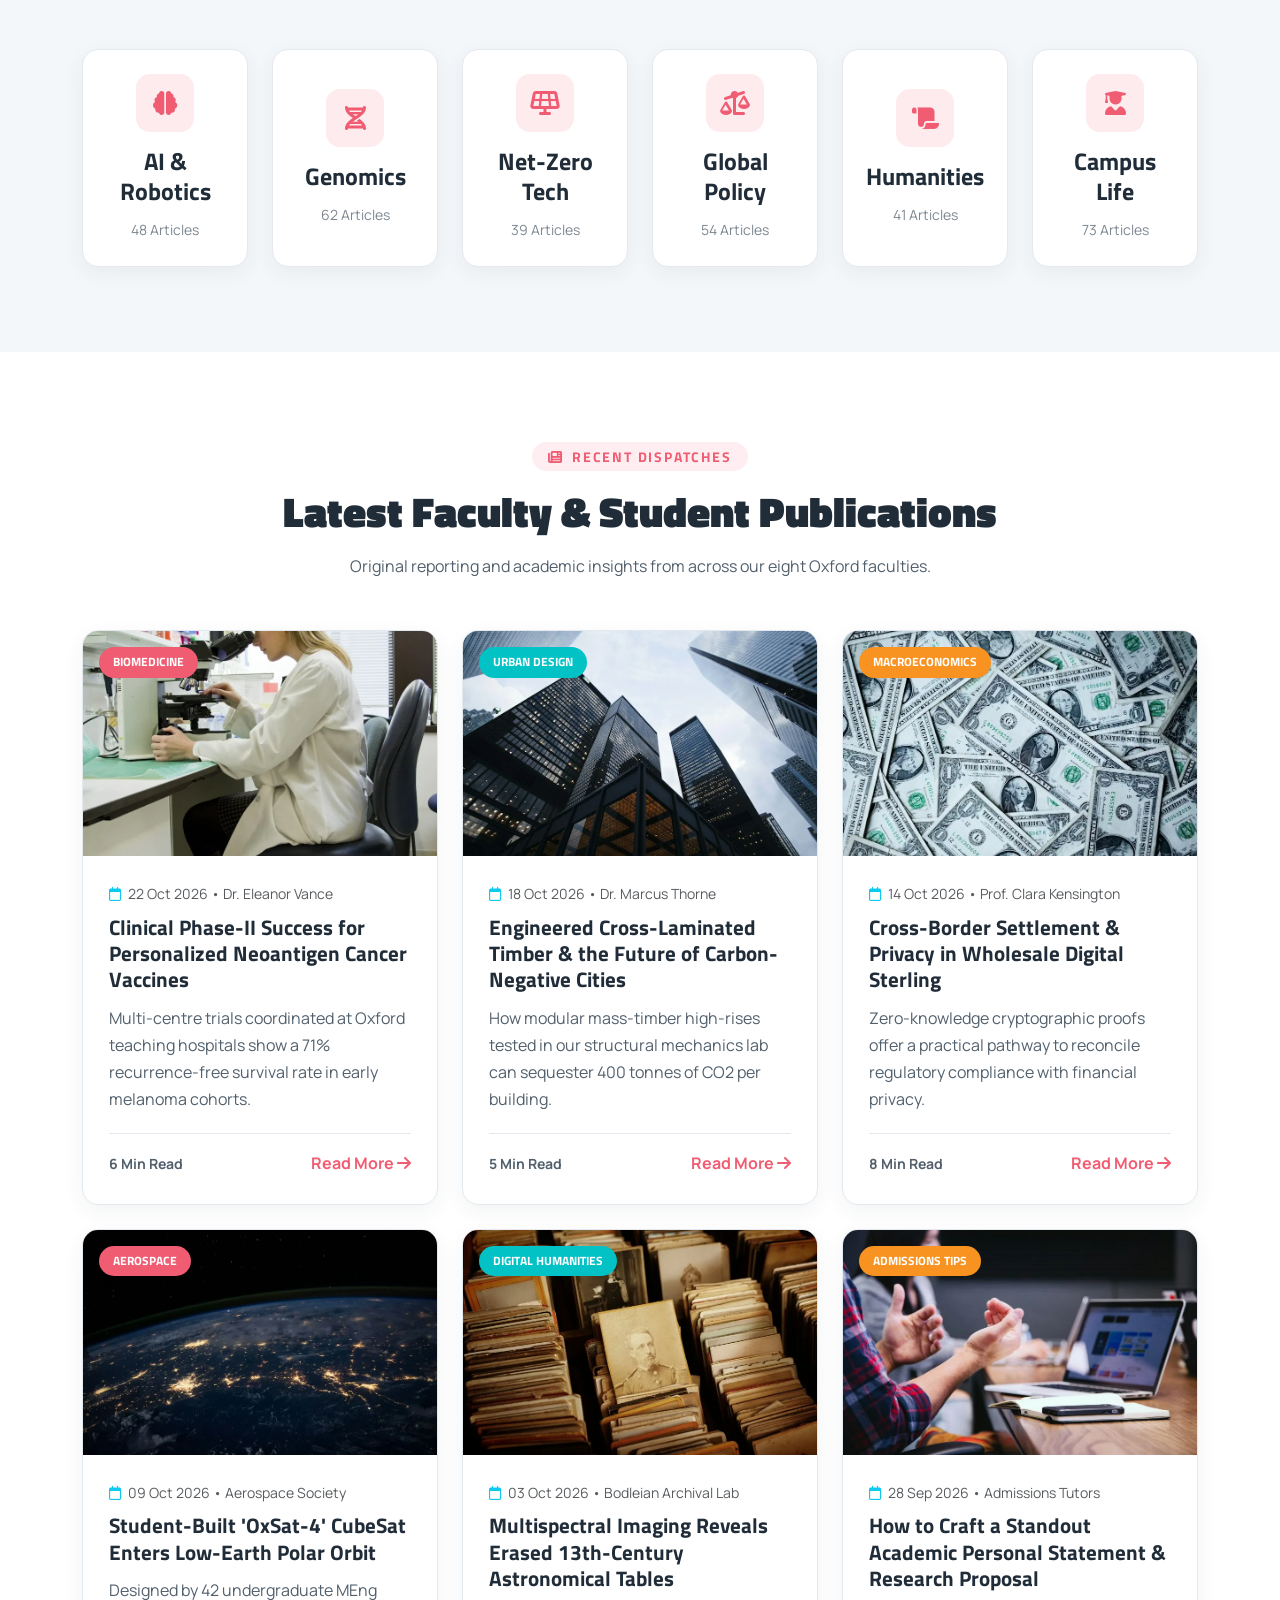
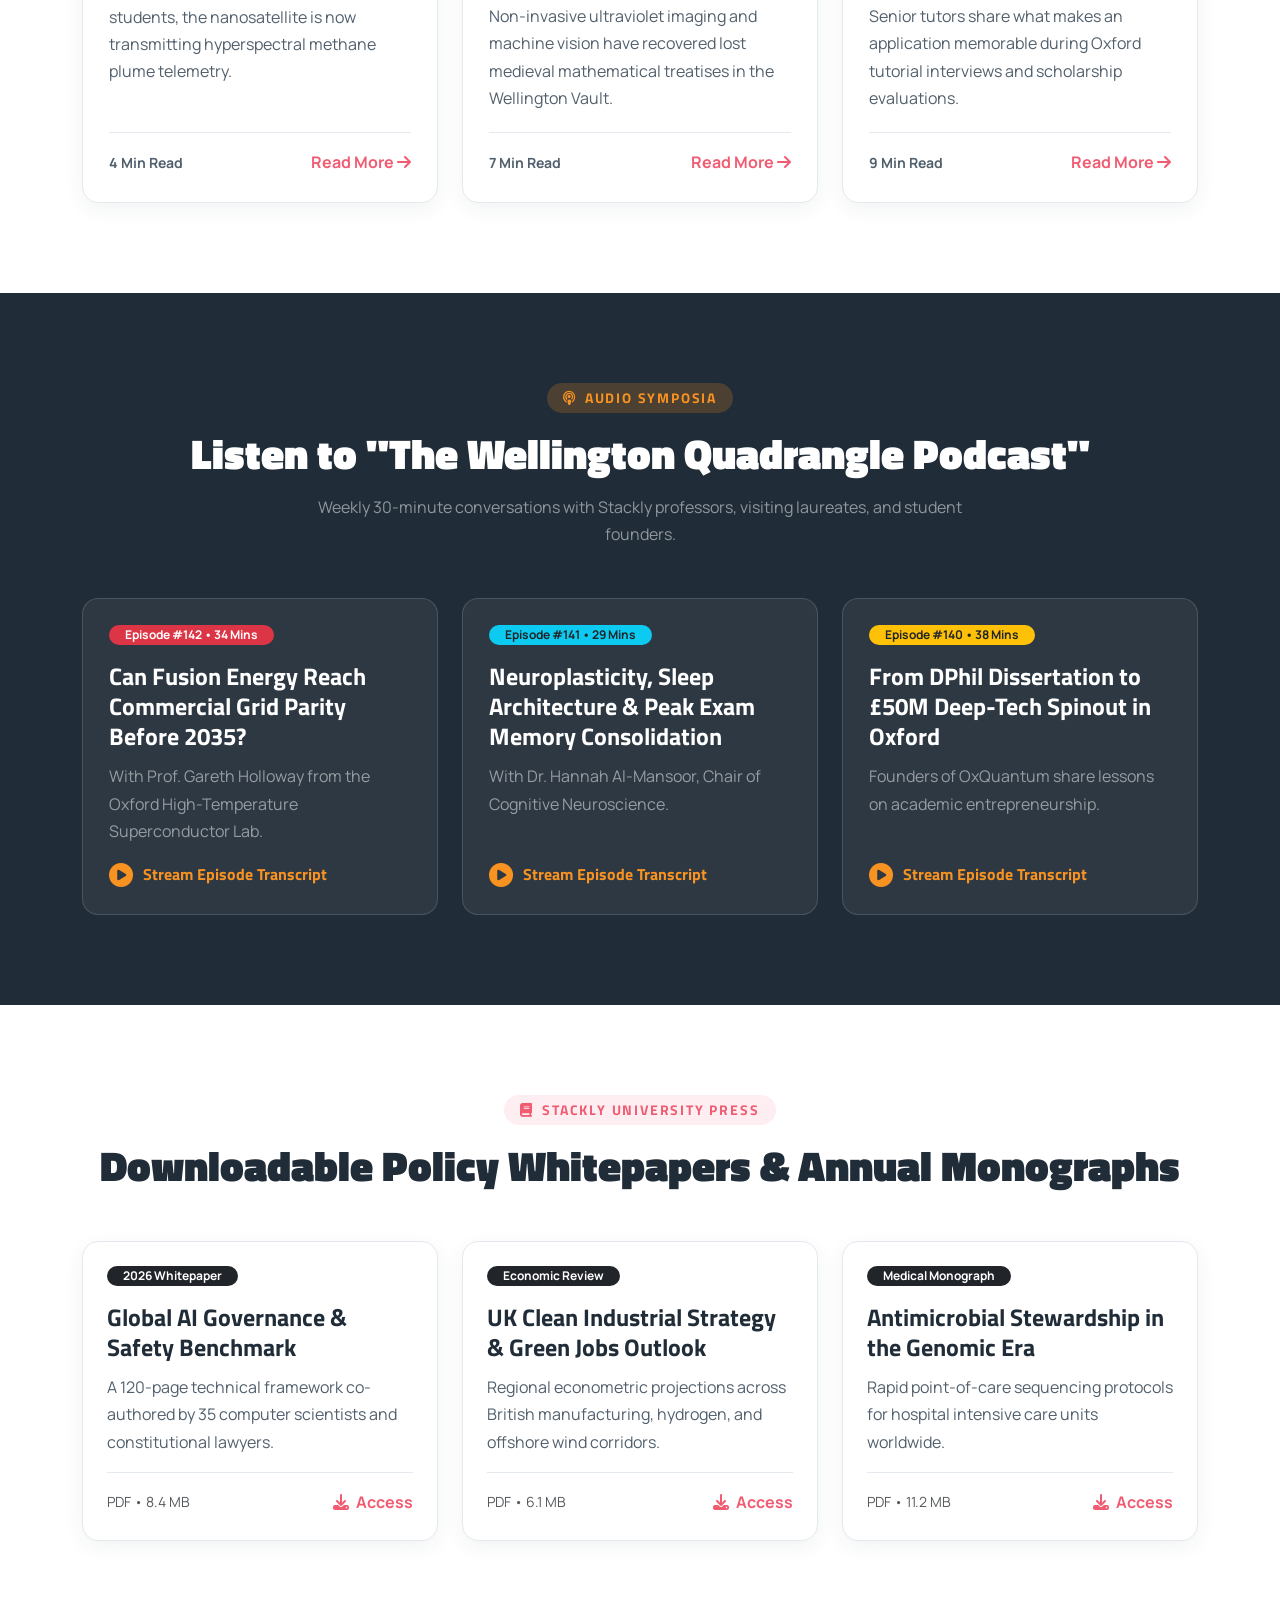
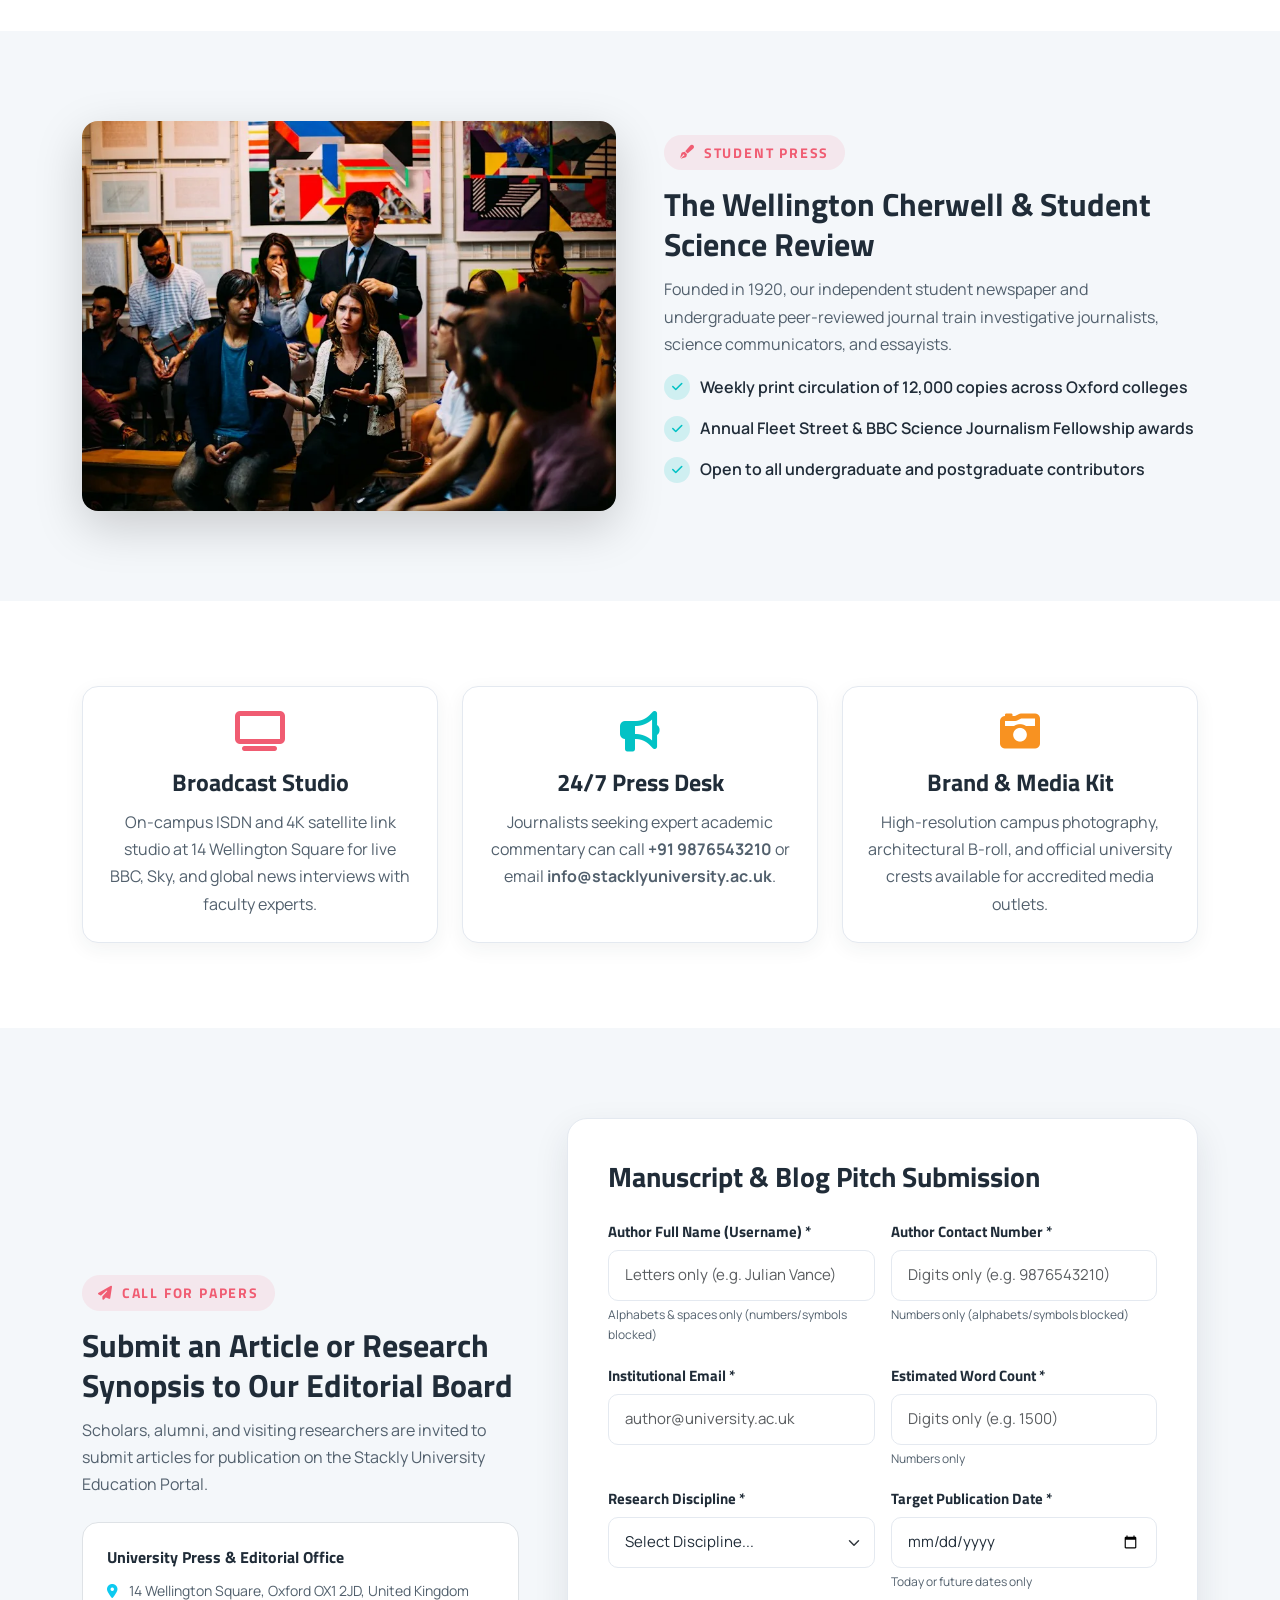
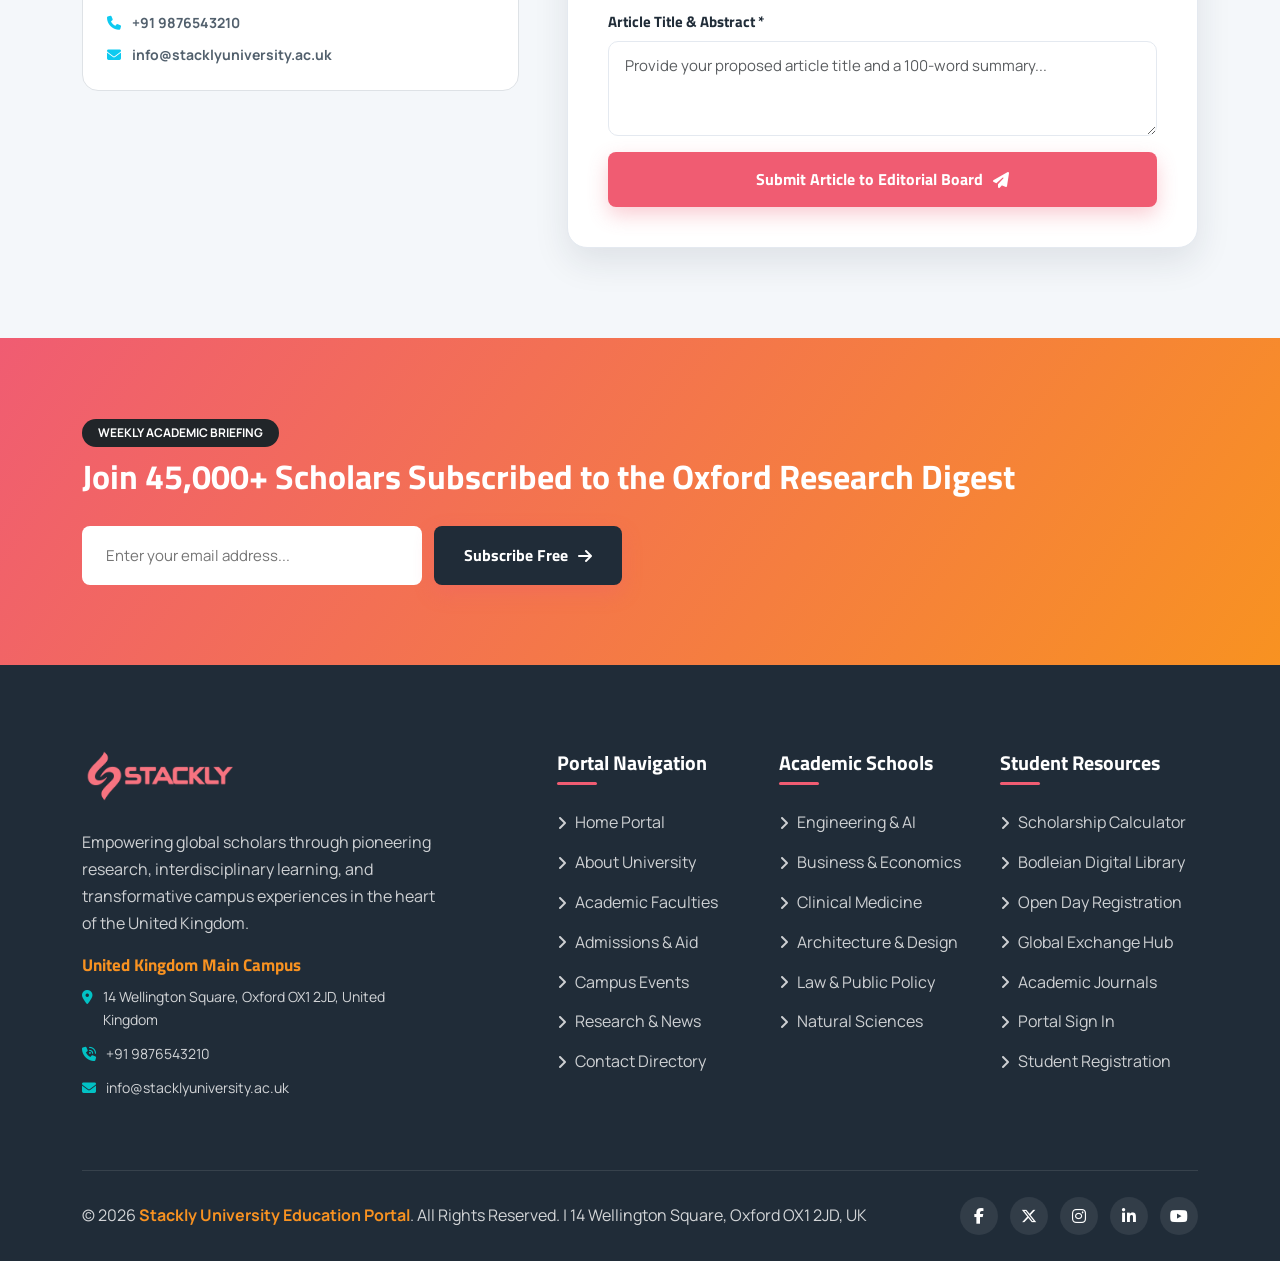
<file: pages/blog.html>
<!doctype html>
<html lang="en">
  <head>
    <meta charset="UTF-8" />
    <meta name="viewport" content="width=device-width, initial-scale=1.0" />
    <meta
      name="description"
      content="University News, Research Journals & Academic Blogs at Stackly University Education Portal - Oxford, UK."
    />
    <title>
      Research News &amp; Academic Blog | Stackly University Education Portal
    </title>
    <!-- Favicon -->
    <link
      rel="icon"
      type="image/webp"
      href="../assets/images/logoStackly.webp"
    />
    <!-- Bootstrap 5.3 CSS -->
    <link
      href="https://cdn.jsdelivr.net/npm/bootstrap@5.3.3/dist/css/bootstrap.min.css"
      rel="stylesheet"
    />
    <!-- Font Awesome 6.6 Latest Icons -->
    <link
      href="https://cdnjs.cloudflare.com/ajax/libs/font-awesome/6.6.0/css/all.min.css"
      rel="stylesheet"
    />
    <!-- Main & Page Stylesheets -->
    <link rel="stylesheet" href="../assets/css/styles.css" />
    <link rel="stylesheet" href="../assets/css/blog.css" />
  </head>
  <body class="boxed_wrapper">
    <!-- Common Header Component -->
    <div id="header-component"></div>

    <!-- SECTION 1: Unified Inner Page Banner with Breadcrumbs & Description -->
    <section
      class="page_banner_section"
      style="
        background-image: url(&quot;../assets/images/blog/hero-banner.webp&quot;);
      "
      data-reveal="up"
    >
      <div class="container">
        <div class="page_banner_content" data-reveal="up">
          <span class="page_banner_badge"
            ><i class="fa-solid fa-feather"></i> Oxford Research Dispatch</span
          >
          <h1>News, Research &amp; Academic Blog</h1>
          <p>
            Read peer-reviewed breakthroughs, faculty policy commentaries,
            student chronicles, and global higher education insights published
            from 14 Wellington Square, Oxford.
          </p>
          <nav aria-label="breadcrumb">
            <ol class="theme_breadcrumb">
              <li>
                <a href="../index.html"
                  ><i class="fa-solid fa-house"></i> Home</a
                >
                <i class="fa-solid fa-chevron-right small"></i>
              </li>
              <li>
                <span>University Education Portal</span>
                <i class="fa-solid fa-chevron-right small"></i>
              </li>
              <li class="active" aria-current="page">Blog &amp; News</li>
            </ol>
          </nav>
        </div>
      </div>
    </section>

    <!-- SECTION 2: Featured Cover Story / Editorial Spotlight -->
    <section class="sec_padding_110" data-reveal="up">
      <div class="container">
        <div class="editorial_spotlight_box" data-reveal="up">
          <div class="row g-0 align-items-stretch">
            <div class="col-lg-6">
              <div class="editorial_spotlight_img">
                <img
                  src="../assets/images/blog/featured-quantum-ai-lab-cover.webp"
                  alt="Featured Quantum AI Lab Cover Story"
                />
              </div>
            </div>
            <div class="col-lg-6">
              <div class="editorial_spotlight_content">
                <div class="d-flex flex-wrap gap-2 mb-3">
                  <span
                    class="badge rounded-pill px-3 py-2"
                    style="background: var(--primary-color)"
                    >EDITOR'S PICK</span
                  >
                  <span
                    class="badge rounded-pill px-3 py-2 bg-light text-dark border"
                    ><i class="fa-regular fa-clock me-1"></i> 7 Min Read</span
                  >
                </div>
                <h2>
                  How Oxford's New Sovereign AI Cluster Is Accelerating Protein
                  Folding &amp; Climate Forecasting
                </h2>
                <p class="my-3">
                  Commissioned at 14 Wellington Square, our liquid-cooled H200
                  supercomputing array has reduced atmospheric typhoon
                  simulation times by 84% while unlocking new antimicrobial
                  peptide candidates.
                </p>
                <div
                  class="d-flex align-items-center justify-content-between flex-wrap gap-3 pt-3 border-top mt-auto"
                >
                  <div>
                    <strong
                      class="d-block"
                      style="color: var(--theme-color-two)"
                      >By Prof. Alistair Sterling &amp; Dr. Meera
                      Krishnan</strong
                    >
                    <small class="text-muted"
                      >Published 25 October 2026 • Clarendon Computing
                      Review</small
                    >
                  </div>
                  <a href="#" class="button-style-one"
                    >Contribute Commentary
                    <i class="fa-solid fa-arrow-right"></i
                  ></a>
                </div>
              </div>
            </div>
          </div>
        </div>
      </div>
    </section>

    <!-- SECTION 3: Explore by Academic Research Discipline -->
    <section class="sec_padding_100 bg_light_portal" data-reveal="up">
      <div class="container">
        <div class="section_title_one centred mb_50" data-reveal="up">
          <h5><i class="fa-solid fa-tags"></i> Editorial Desks</h5>
          <h2>Browse Publications by Research Theme</h2>
        </div>
        <div class="row g-4">
          <div class="col-xl-2 col-lg-4 col-md-4 col-sm-6">
            <div class="blog_topic_card">
              <div class="blog_topic_icon">
                <i class="fa-solid fa-brain"></i>
              </div>
              <h4>AI &amp; Robotics</h4>
              <span class="small opacity-75">48 Articles</span>
            </div>
          </div>
          <div class="col-xl-2 col-lg-4 col-md-4 col-sm-6">
            <div class="blog_topic_card">
              <div class="blog_topic_icon"><i class="fa-solid fa-dna"></i></div>
              <h4>Genomics</h4>
              <span class="small opacity-75">62 Articles</span>
            </div>
          </div>
          <div class="col-xl-2 col-lg-4 col-md-4 col-sm-6">
            <div class="blog_topic_card">
              <div class="blog_topic_icon">
                <i class="fa-solid fa-solar-panel"></i>
              </div>
              <h4>Net-Zero Tech</h4>
              <span class="small opacity-75">39 Articles</span>
            </div>
          </div>
          <div class="col-xl-2 col-lg-4 col-md-4 col-sm-6">
            <div class="blog_topic_card">
              <div class="blog_topic_icon">
                <i class="fa-solid fa-scale-unbalanced"></i>
              </div>
              <h4>Global Policy</h4>
              <span class="small opacity-75">54 Articles</span>
            </div>
          </div>
          <div class="col-xl-2 col-lg-4 col-md-4 col-sm-6">
            <div class="blog_topic_card">
              <div class="blog_topic_icon">
                <i class="fa-solid fa-scroll"></i>
              </div>
              <h4>Humanities</h4>
              <span class="small opacity-75">41 Articles</span>
            </div>
          </div>
          <div class="col-xl-2 col-lg-4 col-md-4 col-sm-6">
            <div class="blog_topic_card">
              <div class="blog_topic_icon">
                <i class="fa-solid fa-user-graduate"></i>
              </div>
              <h4>Campus Life</h4>
              <span class="small opacity-75">73 Articles</span>
            </div>
          </div>
        </div>
      </div>
    </section>

    <!-- SECTION 4: Latest University News & Research Articles Grid (6 Equal-Aligned Cards) -->
    <section class="sec_padding_110" data-reveal="up">
      <div class="container">
        <div class="section_title_one centred mb_50" data-reveal="up">
          <h5><i class="fa-solid fa-newspaper"></i> Recent Dispatches</h5>
          <h2>Latest Faculty &amp; Student Publications</h2>
          <p>
            Original reporting and academic insights from across our eight
            Oxford faculties.
          </p>
        </div>
        <div class="row g-4">
          <div class="col-lg-4 col-md-6">
            <div class="portal_card">
              <div class="portal_card_img">
                <img
                  src="../assets/images/blog/targeted-mrna-therapeutics.webp"
                  alt="Targeted mRNA Therapeutics"
                />
                <span class="portal_card_badge">Biomedicine</span>
              </div>
              <div class="portal_card_body">
                <div class="small text-muted mb-2">
                  <i class="fa-regular fa-calendar text-info me-1"></i> 22 Oct
                  2026 • Dr. Eleanor Vance
                </div>
                <h3>
                  Clinical Phase-II Success for Personalized Neoantigen Cancer
                  Vaccines
                </h3>
                <p>
                  Multi-centre trials coordinated at Oxford teaching hospitals
                  show a 71% recurrence-free survival rate in early melanoma
                  cohorts.
                </p>
                <div class="portal_card_footer">
                  <span class="small fw-bold">6 Min Read</span>
                  <a
                    href="#"
                    class="fw-bold"
                    style="color: var(--primary-color)"
                    >Read More <i class="fa-solid fa-arrow-right"></i
                  ></a>
                </div>
              </div>
            </div>
          </div>
          <div class="col-lg-4 col-md-6">
            <div class="portal_card">
              <div class="portal_card_img">
                <img
                  src="../assets/images/blog/net-zero-timber-architecture.webp"
                  alt="Net Zero Timber Architecture"
                />
                <span
                  class="portal_card_badge"
                  style="background: var(--theme-color-one)"
                  >Urban Design</span
                >
              </div>
              <div class="portal_card_body">
                <div class="small text-muted mb-2">
                  <i class="fa-regular fa-calendar text-info me-1"></i> 18 Oct
                  2026 • Dr. Marcus Thorne
                </div>
                <h3>
                  Engineered Cross-Laminated Timber &amp; the Future of
                  Carbon-Negative Cities
                </h3>
                <p>
                  How modular mass-timber high-rises tested in our structural
                  mechanics lab can sequester 400 tonnes of CO2 per building.
                </p>
                <div class="portal_card_footer">
                  <span class="small fw-bold">5 Min Read</span>
                  <a
                    href="#"
                    class="fw-bold"
                    style="color: var(--primary-color)"
                    >Read More <i class="fa-solid fa-arrow-right"></i
                  ></a>
                </div>
              </div>
            </div>
          </div>
          <div class="col-lg-4 col-md-6">
            <div class="portal_card">
              <div class="portal_card_img">
                <img
                  src="../assets/images/blog/central-bank-digital-currencies.webp"
                  alt="Central Bank Digital Currencies"
                />
                <span
                  class="portal_card_badge"
                  style="background: var(--secondary-color)"
                  >Macroeconomics</span
                >
              </div>
              <div class="portal_card_body">
                <div class="small text-muted mb-2">
                  <i class="fa-regular fa-calendar text-info me-1"></i> 14 Oct
                  2026 • Prof. Clara Kensington
                </div>
                <h3>
                  Cross-Border Settlement &amp; Privacy in Wholesale Digital
                  Sterling
                </h3>
                <p>
                  Zero-knowledge cryptographic proofs offer a practical pathway
                  to reconcile regulatory compliance with financial privacy.
                </p>
                <div class="portal_card_footer">
                  <span class="small fw-bold">8 Min Read</span>
                  <a
                    href="#"
                    class="fw-bold"
                    style="color: var(--primary-color)"
                    >Read More <i class="fa-solid fa-arrow-right"></i
                  ></a>
                </div>
              </div>
            </div>
          </div>
          <div class="col-lg-4 col-md-6">
            <div class="portal_card">
              <div class="portal_card_img">
                <img
                  src="../assets/images/blog/cubesat-atmospheric-mission.webp"
                  alt="CubeSat Atmospheric Mission"
                />
                <span class="portal_card_badge">Aerospace</span>
              </div>
              <div class="portal_card_body">
                <div class="small text-muted mb-2">
                  <i class="fa-regular fa-calendar text-info me-1"></i> 09 Oct
                  2026 • Aerospace Society
                </div>
                <h3>
                  Student-Built 'OxSat-4' CubeSat Enters Low-Earth Polar Orbit
                </h3>
                <p>
                  Designed by 42 undergraduate MEng students, the nanosatellite
                  is now transmitting hyperspectral methane plume telemetry.
                </p>
                <div class="portal_card_footer">
                  <span class="small fw-bold">4 Min Read</span>
                  <a
                    href="#"
                    class="fw-bold"
                    style="color: var(--primary-color)"
                    >Read More <i class="fa-solid fa-arrow-right"></i
                  ></a>
                </div>
              </div>
            </div>
          </div>
          <div class="col-lg-4 col-md-6">
            <div class="portal_card">
              <div class="portal_card_img">
                <img
                  src="../assets/images/blog/medieval-archive-digitization.webp"
                  alt="Medieval Archive Digitization"
                />
                <span
                  class="portal_card_badge"
                  style="background: var(--theme-color-one)"
                  >Digital Humanities</span
                >
              </div>
              <div class="portal_card_body">
                <div class="small text-muted mb-2">
                  <i class="fa-regular fa-calendar text-info me-1"></i> 03 Oct
                  2026 • Bodleian Archival Lab
                </div>
                <h3>
                  Multispectral Imaging Reveals Erased 13th-Century Astronomical
                  Tables
                </h3>
                <p>
                  Non-invasive ultraviolet imaging and machine vision have
                  recovered lost medieval mathematical treatises in the
                  Wellington Vault.
                </p>
                <div class="portal_card_footer">
                  <span class="small fw-bold">7 Min Read</span>
                  <a
                    href="#"
                    class="fw-bold"
                    style="color: var(--primary-color)"
                    >Read More <i class="fa-solid fa-arrow-right"></i
                  ></a>
                </div>
              </div>
            </div>
          </div>
          <div class="col-lg-4 col-md-6">
            <div class="portal_card">
              <div class="portal_card_img">
                <img
                  src="../assets/images/blog/ucas-personal-statement-guide.webp"
                  alt="UCAS Personal Statement Guide"
                />
                <span
                  class="portal_card_badge"
                  style="background: var(--secondary-color)"
                  >Admissions Tips</span
                >
              </div>
              <div class="portal_card_body">
                <div class="small text-muted mb-2">
                  <i class="fa-regular fa-calendar text-info me-1"></i> 28 Sep
                  2026 • Admissions Tutors
                </div>
                <h3>
                  How to Craft a Standout Academic Personal Statement &amp;
                  Research Proposal
                </h3>
                <p>
                  Senior tutors share what makes an application memorable during
                  Oxford tutorial interviews and scholarship evaluations.
                </p>
                <div class="portal_card_footer">
                  <span class="small fw-bold">9 Min Read</span>
                  <a
                    href="#"
                    class="fw-bold"
                    style="color: var(--primary-color)"
                    >Read More <i class="fa-solid fa-arrow-right"></i
                  ></a>
                </div>
              </div>
            </div>
          </div>
        </div>
      </div>
    </section>

    <!-- SECTION 5: The Wellington Academic Podcast & Audio Chronicles -->
    <section class="sec_padding_110 bg_dark_portal" data-reveal="up">
      <div class="container">
        <div class="section_title_one centred mb_50" data-reveal="up">
          <h5
            style="
              background: rgba(248, 146, 33, 0.2);
              color: var(--secondary-color);
            "
          >
            <i class="fa-solid fa-podcast"></i> Audio Symposia
          </h5>
          <h2 class="text-white">
            Listen to "The Wellington Quadrangle Podcast"
          </h2>
          <p class="text-white-50">
            Weekly 30-minute conversations with Stackly professors, visiting
            laureates, and student founders.
          </p>
        </div>
        <div class="row g-4">
          <div class="col-md-4">
            <div class="podcast_episode_card">
              <span
                class="badge bg-danger rounded-pill px-3 py-1 mb-3 align-self-start"
                >Episode #142 • 34 Mins</span
              >
              <h4 class="text-white">
                Can Fusion Energy Reach Commercial Grid Parity Before 2035?
              </h4>
              <p class="text-white-50">
                With Prof. Gareth Holloway from the Oxford High-Temperature
                Superconductor Lab.
              </p>
              <a href="#" class="podcast_play_pill"
                ><i class="fa-solid fa-circle-play fs-4"></i> Stream Episode
                Transcript</a
              >
            </div>
          </div>
          <div class="col-md-4">
            <div class="podcast_episode_card">
              <span
                class="badge bg-info text-dark rounded-pill px-3 py-1 mb-3 align-self-start"
                >Episode #141 • 29 Mins</span
              >
              <h4 class="text-white">
                Neuroplasticity, Sleep Architecture &amp; Peak Exam Memory
                Consolidation
              </h4>
              <p class="text-white-50">
                With Dr. Hannah Al-Mansoor, Chair of Cognitive Neuroscience.
              </p>
              <a href="#" class="podcast_play_pill"
                ><i class="fa-solid fa-circle-play fs-4"></i> Stream Episode
                Transcript</a
              >
            </div>
          </div>
          <div class="col-md-4">
            <div class="podcast_episode_card">
              <span
                class="badge bg-warning text-dark rounded-pill px-3 py-1 mb-3 align-self-start"
                >Episode #140 • 38 Mins</span
              >
              <h4 class="text-white">
                From DPhil Dissertation to £50M Deep-Tech Spinout in Oxford
              </h4>
              <p class="text-white-50">
                Founders of OxQuantum share lessons on academic
                entrepreneurship.
              </p>
              <a href="#" class="podcast_play_pill"
                ><i class="fa-solid fa-circle-play fs-4"></i> Stream Episode
                Transcript</a
              >
            </div>
          </div>
        </div>
      </div>
    </section>

    <!-- SECTION 6: Open-Access University Press & Policy Whitepapers -->
    <section class="sec_padding_110" data-reveal="up">
      <div class="container">
        <div class="section_title_one centred mb_50" data-reveal="up">
          <h5><i class="fa-solid fa-book"></i> Stackly University Press</h5>
          <h2>Downloadable Policy Whitepapers &amp; Annual Monographs</h2>
        </div>
        <div class="row g-4">
          <div class="col-md-4">
            <div class="portal_card p-4">
              <span
                class="badge bg-dark rounded-pill px-3 py-1 mb-3 align-self-start"
                >2026 Whitepaper</span
              >
              <h4>Global AI Governance &amp; Safety Benchmark</h4>
              <p>
                A 120-page technical framework co-authored by 35 computer
                scientists and constitutional lawyers.
              </p>
              <div class="portal_card_footer">
                <span class="small text-muted">PDF • 8.4 MB</span>
                <a href="#" class="fw-bold" style="color: var(--primary-color)"
                  ><i class="fa-solid fa-download me-1"></i> Access</a
                >
              </div>
            </div>
          </div>
          <div class="col-md-4">
            <div class="portal_card p-4">
              <span
                class="badge bg-dark rounded-pill px-3 py-1 mb-3 align-self-start"
                >Economic Review</span
              >
              <h4>UK Clean Industrial Strategy &amp; Green Jobs Outlook</h4>
              <p>
                Regional econometric projections across British manufacturing,
                hydrogen, and offshore wind corridors.
              </p>
              <div class="portal_card_footer">
                <span class="small text-muted">PDF • 6.1 MB</span>
                <a href="#" class="fw-bold" style="color: var(--primary-color)"
                  ><i class="fa-solid fa-download me-1"></i> Access</a
                >
              </div>
            </div>
          </div>
          <div class="col-md-4">
            <div class="portal_card p-4">
              <span
                class="badge bg-dark rounded-pill px-3 py-1 mb-3 align-self-start"
                >Medical Monograph</span
              >
              <h4>Antimicrobial Stewardship in the Genomic Era</h4>
              <p>
                Rapid point-of-care sequencing protocols for hospital intensive
                care units worldwide.
              </p>
              <div class="portal_card_footer">
                <span class="small text-muted">PDF • 11.2 MB</span>
                <a href="#" class="fw-bold" style="color: var(--primary-color)"
                  ><i class="fa-solid fa-download me-1"></i> Access</a
                >
              </div>
            </div>
          </div>
        </div>
      </div>
    </section>

    <!-- SECTION 7: Student Journalists & Editorial Board -->
    <section class="sec_padding_110 bg_light_portal" data-reveal="up">
      <div class="container">
        <div class="row align-items-center g-5">
          <div class="col-lg-6">
            <img
              src="../assets/images/blog/student-editorial-board-meeting.webp"
              alt="Student Editorial Board Meeting"
              class="rounded-4 shadow-lg w-100"
              style="height: 390px; object-fit: cover"
            />
          </div>
          <div class="col-lg-6">
            <span class="theme_subtitle"
              ><i class="fa-solid fa-pen-fancy"></i> Student Press</span
            >
            <h2>The Wellington Cherwell &amp; Student Science Review</h2>
            <p>
              Founded in 1920, our independent student newspaper and
              undergraduate peer-reviewed journal train investigative
              journalists, science communicators, and essayists.
            </p>
            <ul class="feature_list mt-3">
              <li>
                <i class="fa-solid fa-check"></i> Weekly print circulation of
                12,000 copies across Oxford colleges
              </li>
              <li>
                <i class="fa-solid fa-check"></i> Annual Fleet Street &amp; BBC
                Science Journalism Fellowship awards
              </li>
              <li>
                <i class="fa-solid fa-check"></i> Open to all undergraduate and
                postgraduate contributors
              </li>
            </ul>
          </div>
        </div>
      </div>
    </section>

    <!-- SECTION 8: Press Office & Media Accreditation Hub -->
    <section class="sec_padding_100" data-reveal="up">
      <div class="container">
        <div class="row g-4">
          <div class="col-md-4">
            <div class="portal_card p-4 text-center">
              <i
                class="fa-solid fa-tv fs-1 mb-3"
                style="color: var(--primary-color)"
              ></i>
              <h4>Broadcast Studio</h4>
              <p class="mb-0">
                On-campus ISDN and 4K satellite link studio at 14 Wellington
                Square for live BBC, Sky, and global news interviews with
                faculty experts.
              </p>
            </div>
          </div>
          <div class="col-md-4">
            <div class="portal_card p-4 text-center">
              <i
                class="fa-solid fa-bullhorn fs-1 mb-3"
                style="color: var(--theme-color-one)"
              ></i>
              <h4>24/7 Press Desk</h4>
              <p class="mb-0">
                Journalists seeking expert academic commentary can call
                <strong>+91 9876543210</strong> or email
                <strong>info@stacklyuniversity.ac.uk</strong>.
              </p>
            </div>
          </div>
          <div class="col-md-4">
            <div class="portal_card p-4 text-center">
              <i
                class="fa-solid fa-camera-retro fs-1 mb-3"
                style="color: var(--secondary-color)"
              ></i>
              <h4>Brand &amp; Media Kit</h4>
              <p class="mb-0">
                High-resolution campus photography, architectural B-roll, and
                official university crests available for accredited media
                outlets.
              </p>
            </div>
          </div>
        </div>
      </div>
    </section>

    <!-- SECTION 9: Submit a Research Article / Guest Commentary Form (Strict Validation) -->
    <section class="sec_padding_110 bg_light_portal" id="" data-reveal="up">
      <div class="container">
        <div class="row align-items-center g-5">
          <div class="col-lg-5">
            <span class="theme_subtitle"
              ><i class="fa-solid fa-paper-plane"></i> Call for Papers</span
            >
            <h2>
              Submit an Article or Research Synopsis to Our Editorial Board
            </h2>
            <p>
              Scholars, alumni, and visiting researchers are invited to submit
              articles for publication on the Stackly University Education
              Portal.
            </p>
            <div class="p-4 rounded-4 bg-white border mt-4">
              <h6>University Press &amp; Editorial Office</h6>
              <p class="small mb-2">
                <i class="fa-solid fa-location-dot text-info me-2"></i> 14
                Wellington Square, Oxford OX1 2JD, United Kingdom
              </p>
              <p class="small mb-2">
                <i class="fa-solid fa-phone text-info me-2"></i>
                <a href="#" class="fw-bold">+91 9876543210</a>
              </p>
              <p class="small mb-0">
                <i class="fa-solid fa-envelope text-info me-2"></i>
                <a href="#" class="fw-bold">info@stacklyuniversity.ac.uk</a>
              </p>
            </div>
          </div>
          <div class="col-lg-7">
            <div class="portal_form_box">
              <h3 class="mb-4">Manuscript &amp; Blog Pitch Submission</h3>
              <form id="blogSubmissionForm" class="portal-validated-form">
                <div class="row g-3">
                  <div class="col-md-6">
                    <label for="blogAuthorName" class="form-label"
                      >Author Full Name (Username) *</label
                    >
                    <input
                      type="text"
                      id="blogAuthorName"
                      name="username"
                      class="form-control username-field"
                      data-validation="username"
                      placeholder="Letters only (e.g. Julian Vance)"
                      maxlength="16"
                      autocomplete="name"
                      required
                    />
                    <small class="field_hint"
                      >Alphabets &amp; spaces only (numbers/symbols
                      blocked)</small
                    >
                  </div>
                  <div class="col-md-6">
                    <label for="blogAuthorPhone" class="form-label"
                      >Author Contact Number *</label
                    >
                    <input
                      type="tel"
                      id="blogAuthorPhone"
                      name="phone"
                      class="form-control number-field"
                      data-validation="number"
                      placeholder="Digits only (e.g. 9876543210)"
                      minlength="10"
                      maxlength="10"
                      autocomplete="tel"
                      required
                    />
                    <small class="field_hint"
                      >Numbers only (alphabets/symbols blocked)</small
                    >
                  </div>
                  <div class="col-md-6">
                    <label for="blogAuthorEmail" class="form-label"
                      >Institutional Email *</label
                    >
                    <input
                      type="email"
                      id="blogAuthorEmail"
                      name="email"
                      class="form-control"
                      placeholder="author@university.ac.uk"
                      autocomplete="email"
                      required
                    />
                  </div>
                  <div class="col-md-6">
                    <label for="blogWordCount" class="form-label"
                      >Estimated Word Count *</label
                    >
                    <input
                      type="text"
                      id="blogWordCount"
                      name="word_count"
                      class="form-control number-field"
                      data-validation="number"
                      placeholder="Digits only (e.g. 1500)"
                      maxlength="5"
                      required
                    />
                    <small class="field_hint">Numbers only</small>
                  </div>
                  <div class="col-md-6">
                    <label for="blogCategorySelect" class="form-label"
                      >Research Discipline *</label
                    >
                    <select
                      id="blogCategorySelect"
                      name="discipline"
                      class="form-select"
                      required
                    >
                      <option value="">Select Discipline...</option>
                      <option value="AI & Quantum Computing">
                        AI &amp; Quantum Computing
                      </option>
                      <option value="Biomedicine & Genomics">
                        Biomedicine &amp; Genomics
                      </option>
                      <option value="Macroeconomics & Policy">
                        Macroeconomics &amp; Policy
                      </option>
                      <option value="Architecture & Climate">
                        Architecture &amp; Climate
                      </option>
                    </select>
                  </div>
                  <div class="col-md-6">
                    <label for="blogPublishDate" class="form-label"
                      >Target Publication Date *</label
                    >
                    <input
                      type="date"
                      id="blogPublishDate"
                      name="publish_date"
                      class="form-control"
                      data-validation="future-date"
                      required
                    />
                    <small class="field_hint">Today or future dates only</small>
                  </div>
                  <div class="col-12">
                    <label for="blogAbstractText" class="form-label"
                      >Article Title &amp; Abstract *</label
                    >
                    <textarea
                      id="blogAbstractText"
                      name="abstract"
                      rows="3"
                      class="form-control"
                      placeholder="Provide your proposed article title and a 100-word summary..."
                      required
                    ></textarea>
                  </div>
                  <div class="col-12 mt-3">
                    <button type="submit" class="button-style-one w-100">
                      Submit Article to Editorial Board
                      <i class="fa-solid fa-paper-plane"></i>
                    </button>
                  </div>
                </div>
              </form>
            </div>
          </div>
        </div>
      </div>
    </section>

    <!-- SECTION 10: Weekly Research Digest Subscription -->
    <section class="newsletter_section_home_one" data-reveal="up">
      <div class="container">
        <div class="newsletter_innar_box" data-reveal="up">
          <div>
            <span class="badge bg-dark text-white px-3 py-2 rounded-pill mb-2"
              >WEEKLY ACADEMIC BRIEFING</span
            >
            <h3>
              Join 45,000+ Scholars Subscribed to the Oxford Research Digest
            </h3>
          </div>
          <form class="newsletter_form" id="blogDigestForm">
            <label for="blogDigestEmail" class="visually-hidden"
              >Email Address</label
            >
            <input
              type="email"
              id="blogDigestEmail"
              placeholder="Enter your email address..."
              name="mail"
              autocomplete="email"
              required
            />
            <button
              type="submit"
              class="button-style-one"
              style="background: var(--theme-color-two)"
            >
              Subscribe Free <i class="fa-solid fa-arrow-right"></i>
            </button>
          </form>
        </div>
      </div>
    </section>

    <!-- Common Footer Component -->
    <div id="footer-component"></div>

    <!-- Bootstrap 5.3 JS Bundle -->
    <script src="https://cdn.jsdelivr.net/npm/bootstrap@5.3.3/dist/js/bootstrap.bundle.min.js"></script>
    <!-- Main Theme Script -->
    <script src="../assets/js/script.js"></script>
  </body>
</html>
</file>
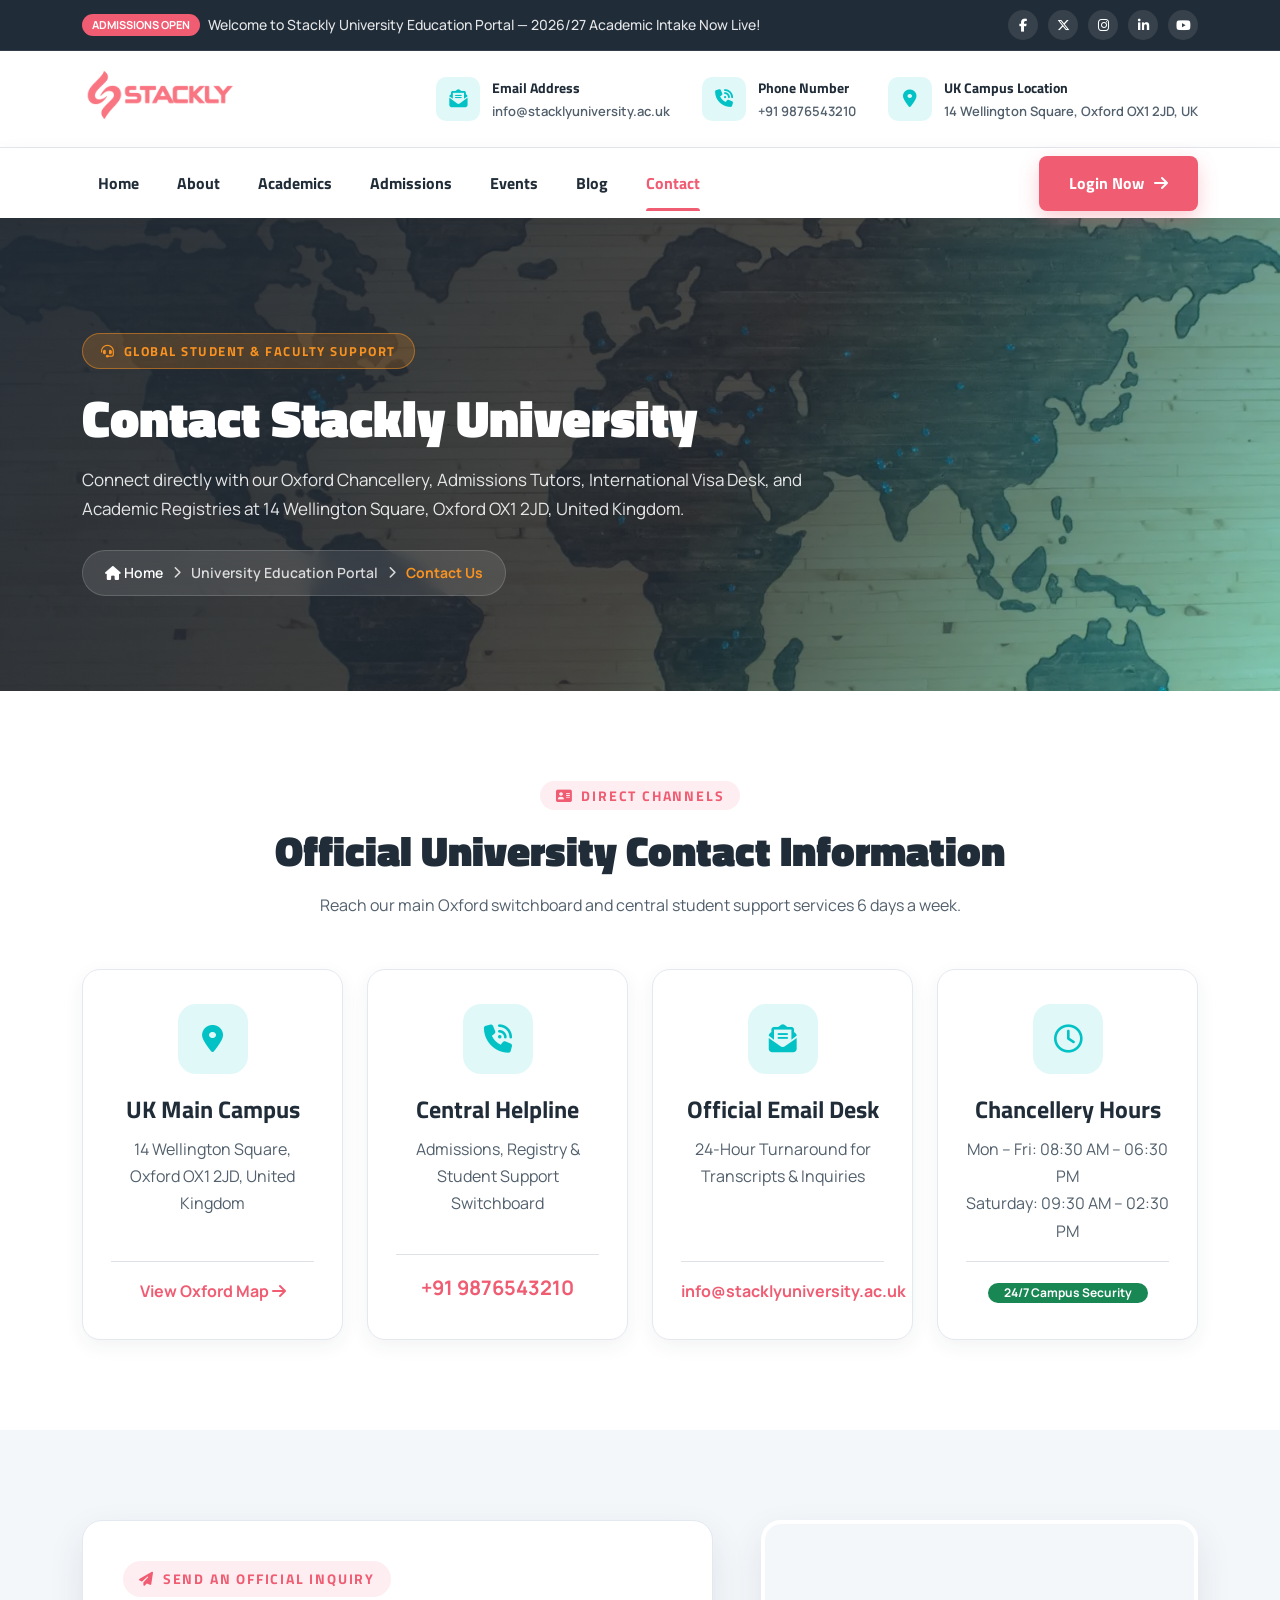
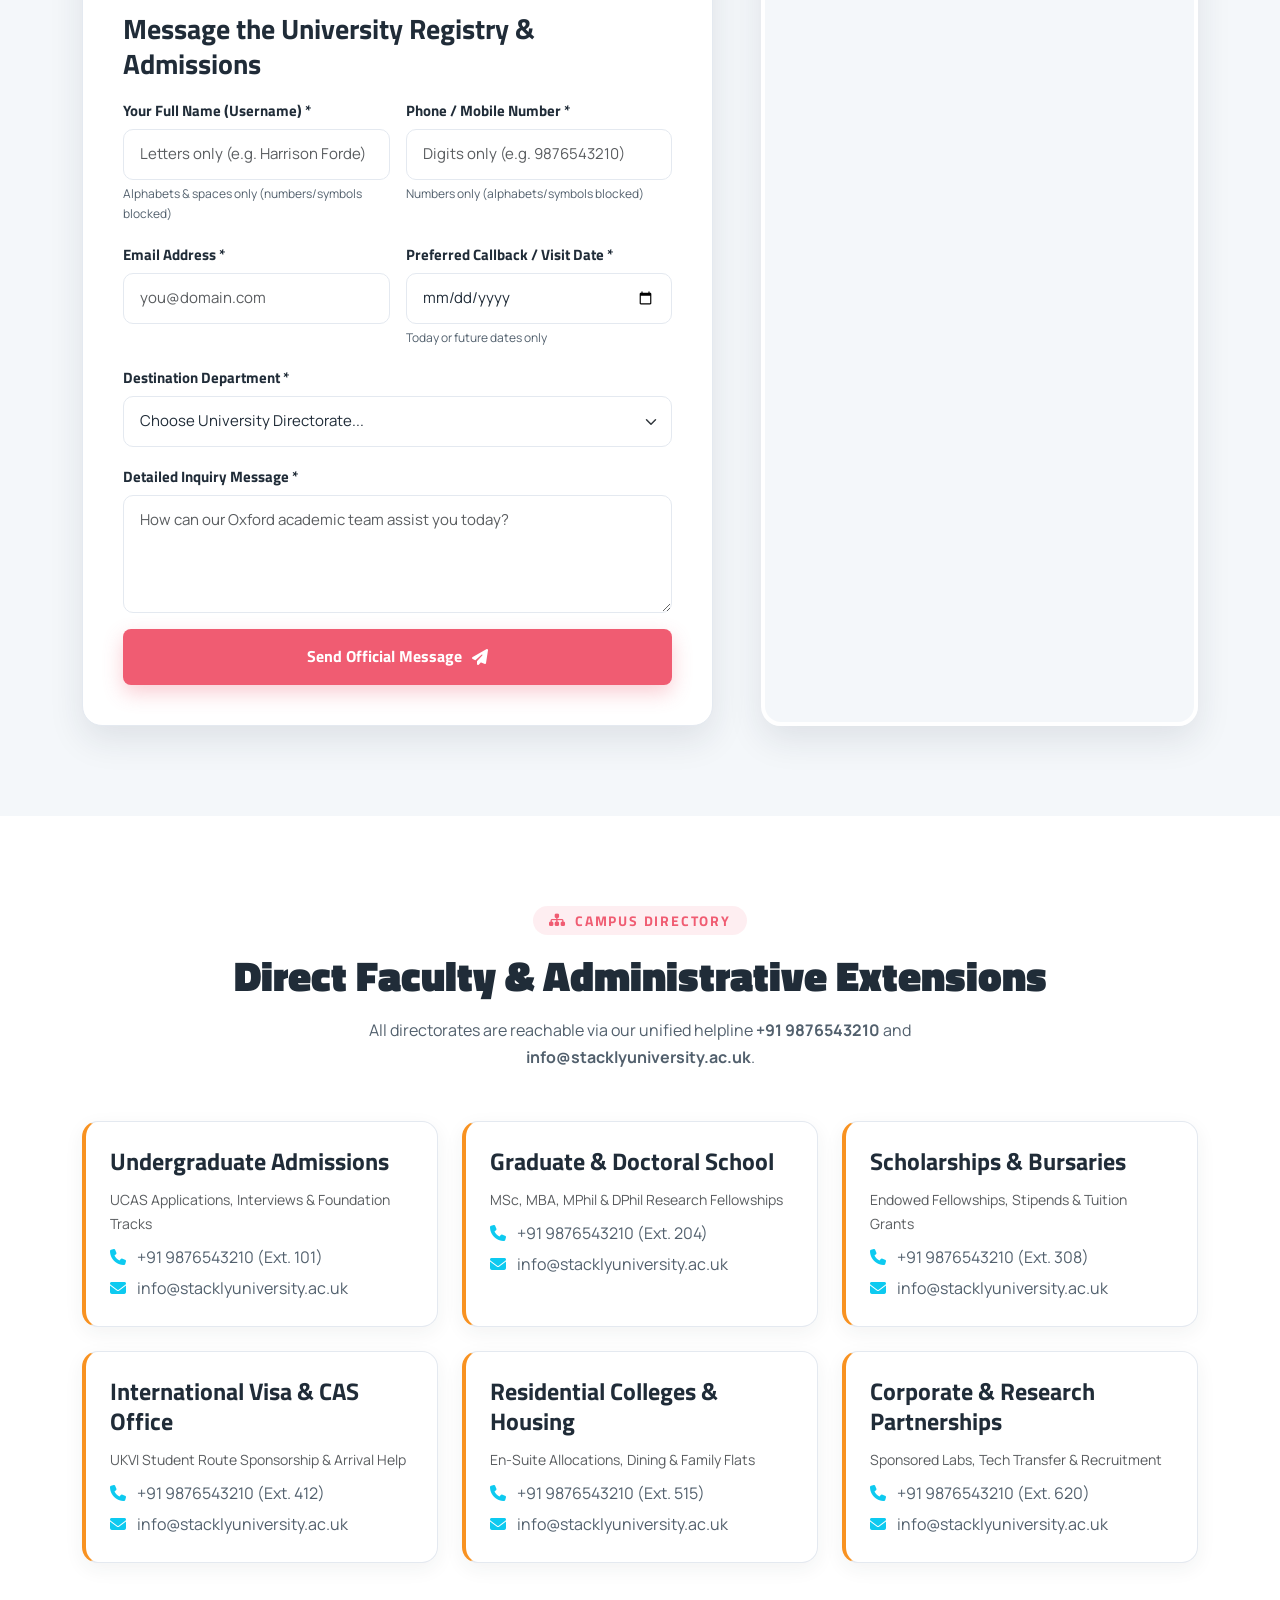
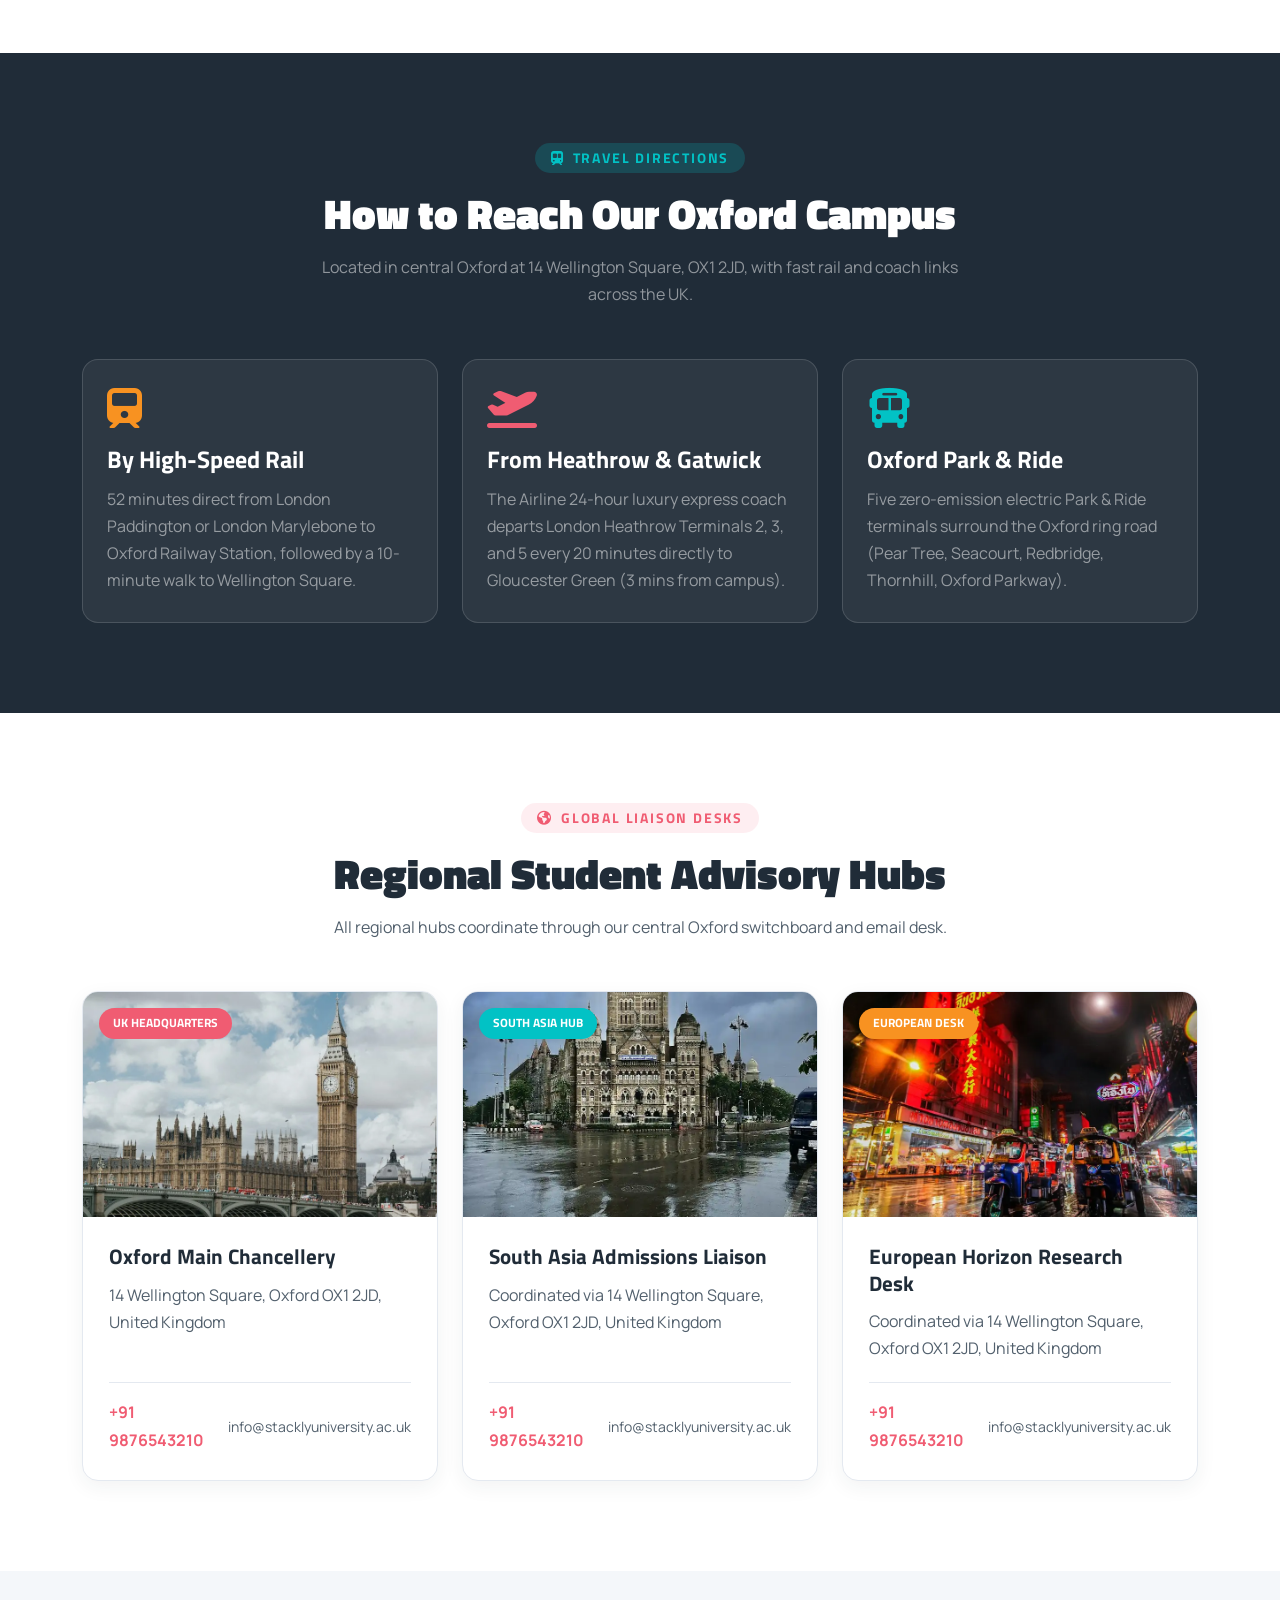
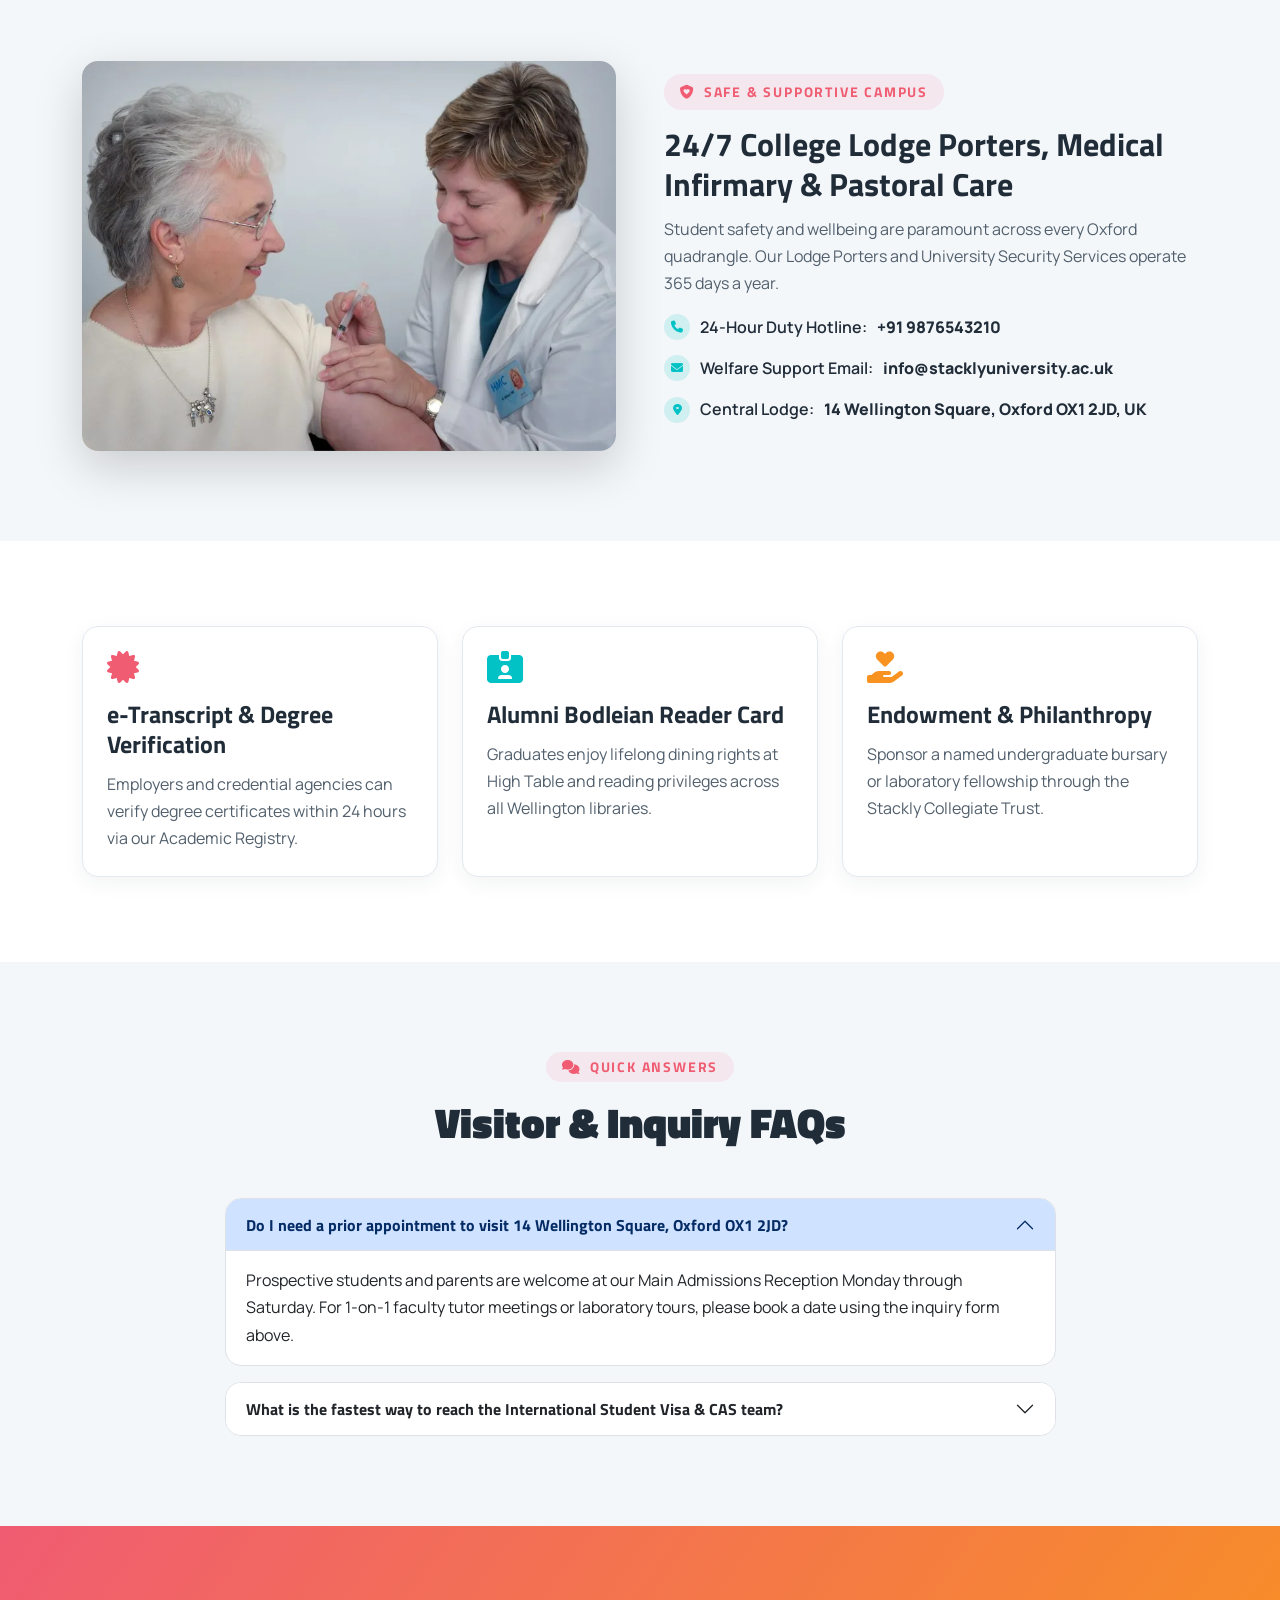
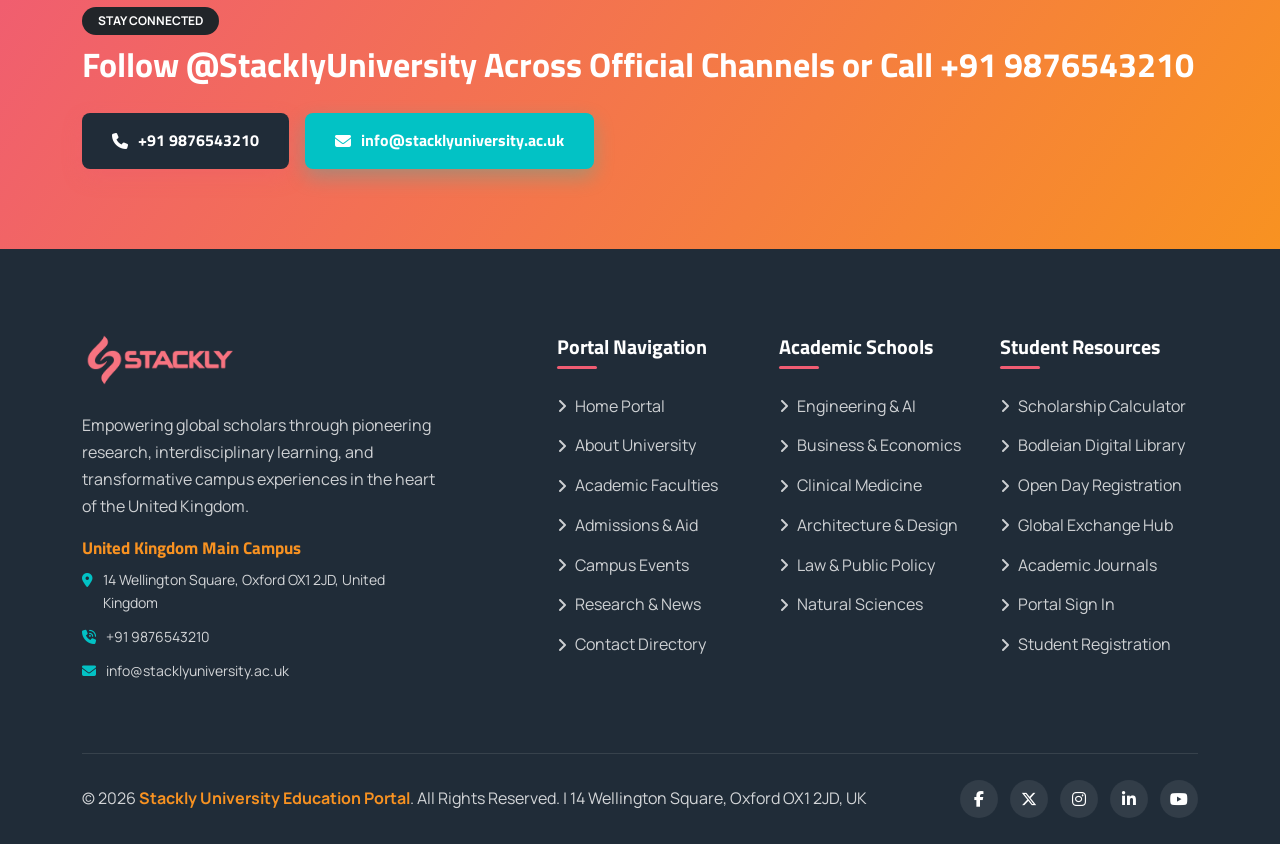
<file: pages/contact.html>
<!doctype html>
<html lang="en">
  <head>
    <meta charset="UTF-8" />
    <meta name="viewport" content="width=device-width, initial-scale=1.0" />
    <meta
      name="description"
      content="Contact Stackly University Education Portal - 14 Wellington Square, Oxford OX1 2JD, United Kingdom. Helpline: +91 9876543210."
    />
    <title>Contact Us | Stackly University Education Portal</title>
    <!-- Favicon -->
    <link
      rel="icon"
      type="image/webp"
      href="../assets/images/logoStackly.webp"
    />
    <!-- Bootstrap 5.3 CSS -->
    <link
      href="https://cdn.jsdelivr.net/npm/bootstrap@5.3.3/dist/css/bootstrap.min.css"
      rel="stylesheet"
    />
    <!-- Font Awesome 6.6 Latest Icons -->
    <link
      href="https://cdnjs.cloudflare.com/ajax/libs/font-awesome/6.6.0/css/all.min.css"
      rel="stylesheet"
    />
    <!-- Main & Page Stylesheets -->
    <link rel="stylesheet" href="../assets/css/styles.css" />
    <link rel="stylesheet" href="../assets/css/contact.css" />
  </head>
  <body class="boxed_wrapper">
    <!-- Common Header Component -->
    <div id="header-component"></div>

    <!-- SECTION 1: Unified Inner Page Banner with Breadcrumbs & Description -->
    <section
      class="page_banner_section"
      style="
        background-image: url(&quot;../assets/images/contact/hero-banner.webp&quot;);
      "
      data-reveal="up"
    >
      <div class="container">
        <div class="page_banner_content" data-reveal="up">
          <span class="page_banner_badge"
            ><i class="fa-solid fa-headset"></i> Global Student &amp; Faculty
            Support</span
          >
          <h1>Contact Stackly University</h1>
          <p>
            Connect directly with our Oxford Chancellery, Admissions Tutors,
            International Visa Desk, and Academic Registries at 14 Wellington
            Square, Oxford OX1 2JD, United Kingdom.
          </p>
          <nav aria-label="breadcrumb">
            <ol class="theme_breadcrumb">
              <li>
                <a href="../index.html"
                  ><i class="fa-solid fa-house"></i> Home</a
                >
                <i class="fa-solid fa-chevron-right small"></i>
              </li>
              <li>
                <span>University Education Portal</span>
                <i class="fa-solid fa-chevron-right small"></i>
              </li>
              <li class="active" aria-current="page">Contact Us</li>
            </ol>
          </nav>
        </div>
      </div>
    </section>

    <!-- SECTION 2: Primary Contact Hub Cards (Address, Phone, Email, Office Hours) -->
    <section class="sec_padding_110" data-reveal="up">
      <div class="container">
        <div class="section_title_one centred mb_50" data-reveal="up">
          <h5><i class="fa-solid fa-address-card"></i> Direct Channels</h5>
          <h2>Official University Contact Information</h2>
          <p>
            Reach our main Oxford switchboard and central student support
            services 6 days a week.
          </p>
        </div>
        <div class="row g-4">
          <div class="col-xl-3 col-lg-6 col-md-6">
            <div class="contact_hub_card">
              <div class="contact_hub_icon">
                <i class="fa-solid fa-location-dot"></i>
              </div>
              <h4>UK Main Campus</h4>
              <p class="mb-3">
                14 Wellington Square, Oxford OX1 2JD, United Kingdom
              </p>
              <div class="mt-auto pt-3 border-top">
                <a href="#" class="fw-bold" style="color: var(--primary-color)"
                  >View Oxford Map <i class="fa-solid fa-arrow-right"></i
                ></a>
              </div>
            </div>
          </div>
          <div class="col-xl-3 col-lg-6 col-md-6">
            <div class="contact_hub_card">
              <div class="contact_hub_icon">
                <i class="fa-solid fa-phone-volume"></i>
              </div>
              <h4>Central Helpline</h4>
              <p class="mb-3">
                Admissions, Registry &amp; Student Support Switchboard
              </p>
              <div class="mt-auto pt-3 border-top">
                <a
                  href="#"
                  class="fw-bold fs-5"
                  style="color: var(--primary-color)"
                  >+91 9876543210</a
                >
              </div>
            </div>
          </div>
          <div class="col-xl-3 col-lg-6 col-md-6">
            <div class="contact_hub_card">
              <div class="contact_hub_icon">
                <i class="fa-solid fa-envelope-open-text"></i>
              </div>
              <h4>Official Email Desk</h4>
              <p class="mb-3">
                24-Hour Turnaround for Transcripts &amp; Inquiries
              </p>
              <div class="mt-auto pt-3 border-top">
                <a href="#" class="fw-bold" style="color: var(--primary-color)"
                  >info@stacklyuniversity.ac.uk</a
                >
              </div>
            </div>
          </div>
          <div class="col-xl-3 col-lg-6 col-md-6">
            <div class="contact_hub_card">
              <div class="contact_hub_icon">
                <i class="fa-regular fa-clock"></i>
              </div>
              <h4>Chancellery Hours</h4>
              <p class="mb-3">
                Mon – Fri: 08:30 AM – 06:30 PM<br />Saturday: 09:30 AM – 02:30
                PM
              </p>
              <div class="mt-auto pt-3 border-top">
                <span class="badge bg-success rounded-pill px-3 py-1"
                  >24/7 Campus Security</span
                >
              </div>
            </div>
          </div>
        </div>
      </div>
    </section>

    <!-- SECTION 3: Interactive Contact Form & Oxford Campus Google Map -->
    <section class="sec_padding_110 bg_light_portal" id="" data-reveal="up">
      <div class="container">
        <div class="row g-5 align-items-stretch">
          <div class="col-lg-7">
            <div class="portal_form_box h-100">
              <span class="theme_subtitle"
                ><i class="fa-solid fa-paper-plane"></i> Send an Official
                Inquiry</span
              >
              <h3 class="mb-3">
                Message the University Registry &amp; Admissions
              </h3>
              <form id="mainContactForm" class="portal-validated-form">
                <div class="row g-3">
                  <div class="col-md-6">
                    <label for="cntUserName" class="form-label"
                      >Your Full Name (Username) *</label
                    >
                    <input
                      type="text"
                      id="cntUserName"
                      name="username"
                      class="form-control username-field"
                      data-validation="username"
                      placeholder="Letters only (e.g. Harrison Forde)"
                      maxlength="16"
                      autocomplete="name"
                      required
                    />
                    <small class="field_hint"
                      >Alphabets &amp; spaces only (numbers/symbols
                      blocked)</small
                    >
                  </div>
                  <div class="col-md-6">
                    <label for="cntUserPhone" class="form-label"
                      >Phone / Mobile Number *</label
                    >
                    <input
                      type="tel"
                      id="cntUserPhone"
                      name="phone"
                      class="form-control number-field"
                      data-validation="number"
                      placeholder="Digits only (e.g. 9876543210)"
                      minlength="10"
                      maxlength="10"
                      autocomplete="tel"
                      required
                    />
                    <small class="field_hint"
                      >Numbers only (alphabets/symbols blocked)</small
                    >
                  </div>
                  <div class="col-md-6">
                    <label for="cntUserEmail" class="form-label"
                      >Email Address *</label
                    >
                    <input
                      type="email"
                      id="cntUserEmail"
                      name="email"
                      class="form-control"
                      placeholder="you@domain.com"
                      autocomplete="email"
                      required
                    />
                  </div>
                  <div class="col-md-6">
                    <label for="cntAppointmentDate" class="form-label"
                      >Preferred Callback / Visit Date *</label
                    >
                    <input
                      type="date"
                      id="cntAppointmentDate"
                      name="appointment_date"
                      class="form-control"
                      data-validation="future-date"
                      required
                    />
                    <small class="field_hint">Today or future dates only</small>
                  </div>
                  <div class="col-md-12">
                    <label for="cntDepartment" class="form-label"
                      >Destination Department *</label
                    >
                    <select
                      id="cntDepartment"
                      name="department"
                      class="form-select"
                      required
                    >
                      <option value="">Choose University Directorate...</option>
                      <option value="Undergraduate Admissions">
                        Undergraduate Admissions Office
                      </option>
                      <option value="Postgraduate & Doctoral">
                        Postgraduate &amp; Doctoral Registry
                      </option>
                      <option value="Scholarships & Financial Aid">
                        Scholarships &amp; Bursaries Committee
                      </option>
                      <option value="International Visa & CAS">
                        International Student Visa &amp; CAS Desk
                      </option>
                      <option value="Residential Colleges">
                        Residential College Accommodation
                      </option>
                    </select>
                  </div>
                  <div class="col-12">
                    <label for="cntMessage" class="form-label"
                      >Detailed Inquiry Message *</label
                    >
                    <textarea
                      id="cntMessage"
                      name="message"
                      rows="4"
                      class="form-control"
                      placeholder="How can our Oxford academic team assist you today?"
                      required
                    ></textarea>
                  </div>
                  <div class="col-12 mt-3">
                    <button type="submit" class="button-style-one w-100">
                      Send Official Message
                      <i class="fa-solid fa-paper-plane"></i>
                    </button>
                  </div>
                </div>
              </form>
            </div>
          </div>
          <div class="col-lg-5">
            <div class="campus_map_frame">
              <iframe
                title="Stackly University Oxford Campus Map"
                src="https://www.openstreetmap.org/export/embed.html?bbox=-1.2680%2C51.7540%2C-1.2550%2C51.7620&amp;layer=mapnik&amp;marker=51.7582%2C-1.2615"
                loading="lazy"
              ></iframe>
            </div>
          </div>
        </div>
      </div>
    </section>

    <!-- SECTION 4: Departmental Direct Directory -->
    <section class="sec_padding_110" data-reveal="up">
      <div class="container">
        <div class="section_title_one centred mb_50" data-reveal="up">
          <h5><i class="fa-solid fa-sitemap"></i> Campus Directory</h5>
          <h2>Direct Faculty &amp; Administrative Extensions</h2>
          <p>
            All directorates are reachable via our unified helpline
            <strong>+91 9876543210</strong> and
            <strong>info@stacklyuniversity.ac.uk</strong>.
          </p>
        </div>
        <div class="row g-4">
          <div class="col-lg-4 col-md-6">
            <div class="dept_contact_tile">
              <h4>Undergraduate Admissions</h4>
              <p class="small text-muted mb-2">
                UCAS Applications, Interviews &amp; Foundation Tracks
              </p>
              <p class="mb-1">
                <i class="fa-solid fa-phone text-info me-2"></i>
                <a href="#">+91 9876543210</a> (Ext. 101)
              </p>
              <p class="mb-0">
                <i class="fa-solid fa-envelope text-info me-2"></i>
                <a href="#">info@stacklyuniversity.ac.uk</a>
              </p>
            </div>
          </div>
          <div class="col-lg-4 col-md-6">
            <div class="dept_contact_tile">
              <h4>Graduate &amp; Doctoral School</h4>
              <p class="small text-muted mb-2">
                MSc, MBA, MPhil &amp; DPhil Research Fellowships
              </p>
              <p class="mb-1">
                <i class="fa-solid fa-phone text-info me-2"></i>
                <a href="#">+91 9876543210</a> (Ext. 204)
              </p>
              <p class="mb-0">
                <i class="fa-solid fa-envelope text-info me-2"></i>
                <a href="#">info@stacklyuniversity.ac.uk</a>
              </p>
            </div>
          </div>
          <div class="col-lg-4 col-md-6">
            <div class="dept_contact_tile">
              <h4>Scholarships &amp; Bursaries</h4>
              <p class="small text-muted mb-2">
                Endowed Fellowships, Stipends &amp; Tuition Grants
              </p>
              <p class="mb-1">
                <i class="fa-solid fa-phone text-info me-2"></i>
                <a href="#">+91 9876543210</a> (Ext. 308)
              </p>
              <p class="mb-0">
                <i class="fa-solid fa-envelope text-info me-2"></i>
                <a href="#">info@stacklyuniversity.ac.uk</a>
              </p>
            </div>
          </div>
          <div class="col-lg-4 col-md-6">
            <div class="dept_contact_tile">
              <h4>International Visa &amp; CAS Office</h4>
              <p class="small text-muted mb-2">
                UKVI Student Route Sponsorship &amp; Arrival Help
              </p>
              <p class="mb-1">
                <i class="fa-solid fa-phone text-info me-2"></i>
                <a href="#">+91 9876543210</a> (Ext. 412)
              </p>
              <p class="mb-0">
                <i class="fa-solid fa-envelope text-info me-2"></i>
                <a href="#">info@stacklyuniversity.ac.uk</a>
              </p>
            </div>
          </div>
          <div class="col-lg-4 col-md-6">
            <div class="dept_contact_tile">
              <h4>Residential Colleges &amp; Housing</h4>
              <p class="small text-muted mb-2">
                En-Suite Allocations, Dining &amp; Family Flats
              </p>
              <p class="mb-1">
                <i class="fa-solid fa-phone text-info me-2"></i>
                <a href="#">+91 9876543210</a> (Ext. 515)
              </p>
              <p class="mb-0">
                <i class="fa-solid fa-envelope text-info me-2"></i>
                <a href="#">info@stacklyuniversity.ac.uk</a>
              </p>
            </div>
          </div>
          <div class="col-lg-4 col-md-6">
            <div class="dept_contact_tile">
              <h4>Corporate &amp; Research Partnerships</h4>
              <p class="small text-muted mb-2">
                Sponsored Labs, Tech Transfer &amp; Recruitment
              </p>
              <p class="mb-1">
                <i class="fa-solid fa-phone text-info me-2"></i>
                <a href="#">+91 9876543210</a> (Ext. 620)
              </p>
              <p class="mb-0">
                <i class="fa-solid fa-envelope text-info me-2"></i>
                <a href="#">info@stacklyuniversity.ac.uk</a>
              </p>
            </div>
          </div>
        </div>
      </div>
    </section>

    <!-- SECTION 5: Getting to 14 Wellington Square, Oxford (Travel & Transport Guide) -->
    <section class="sec_padding_110 bg_dark_portal" data-reveal="up">
      <div class="container">
        <div class="section_title_one centred mb_50" data-reveal="up">
          <h5
            style="
              background: rgba(2, 194, 197, 0.2);
              color: var(--theme-color-one);
            "
          >
            <i class="fa-solid fa-train-subway"></i> Travel Directions
          </h5>
          <h2 class="text-white">How to Reach Our Oxford Campus</h2>
          <p class="text-white-50">
            Located in central Oxford at 14 Wellington Square, OX1 2JD, with
            fast rail and coach links across the UK.
          </p>
        </div>
        <div class="row g-4">
          <div class="col-md-4">
            <div class="transport_mode_card">
              <i
                class="fa-solid fa-train fs-1 mb-3"
                style="color: var(--secondary-color)"
              ></i>
              <h4 class="text-white">By High-Speed Rail</h4>
              <p class="text-white-50 mb-0">
                52 minutes direct from London Paddington or London Marylebone to
                Oxford Railway Station, followed by a 10-minute walk to
                Wellington Square.
              </p>
            </div>
          </div>
          <div class="col-md-4">
            <div class="transport_mode_card">
              <i
                class="fa-solid fa-plane-departure fs-1 mb-3"
                style="color: var(--primary-color)"
              ></i>
              <h4 class="text-white">From Heathrow &amp; Gatwick</h4>
              <p class="text-white-50 mb-0">
                The Airline 24-hour luxury express coach departs London Heathrow
                Terminals 2, 3, and 5 every 20 minutes directly to Gloucester
                Green (3 mins from campus).
              </p>
            </div>
          </div>
          <div class="col-md-4">
            <div class="transport_mode_card">
              <i
                class="fa-solid fa-bus fs-1 mb-3"
                style="color: var(--theme-color-one)"
              ></i>
              <h4 class="text-white">Oxford Park &amp; Ride</h4>
              <p class="text-white-50 mb-0">
                Five zero-emission electric Park &amp; Ride terminals surround
                the Oxford ring road (Pear Tree, Seacourt, Redbridge, Thornhill,
                Oxford Parkway).
              </p>
            </div>
          </div>
        </div>
      </div>
    </section>

    <!-- SECTION 6: International Regional Representative Offices -->
    <section class="sec_padding_110" data-reveal="up">
      <div class="container">
        <div class="section_title_one centred mb_50" data-reveal="up">
          <h5>
            <i class="fa-solid fa-earth-americas"></i> Global Liaison Desks
          </h5>
          <h2>Regional Student Advisory Hubs</h2>
          <p>
            All regional hubs coordinate through our central Oxford switchboard
            and email desk.
          </p>
        </div>
        <div class="row g-4">
          <div class="col-lg-4 col-md-6">
            <div class="portal_card">
              <div class="portal_card_img">
                <img
                  src="../assets/images/contact/united-kingdom-headquarters.webp"
                  alt="United Kingdom Headquarters"
                />
                <span class="portal_card_badge">UK Headquarters</span>
              </div>
              <div class="portal_card_body">
                <h3>Oxford Main Chancellery</h3>
                <p>14 Wellington Square, Oxford OX1 2JD, United Kingdom</p>
                <div class="portal_card_footer">
                  <a
                    href="#"
                    class="fw-bold"
                    style="color: var(--primary-color)"
                    >+91 9876543210</a
                  >
                  <a href="#" class="small">info@stacklyuniversity.ac.uk</a>
                </div>
              </div>
            </div>
          </div>
          <div class="col-lg-4 col-md-6">
            <div class="portal_card">
              <div class="portal_card_img">
                <img
                  src="../assets/images/contact/south-asia-liaison-desk.webp"
                  alt="South Asia Liaison Desk"
                />
                <span
                  class="portal_card_badge"
                  style="background: var(--theme-color-one)"
                  >South Asia Hub</span
                >
              </div>
              <div class="portal_card_body">
                <h3>South Asia Admissions Liaison</h3>
                <p>
                  Coordinated via 14 Wellington Square, Oxford OX1 2JD, United
                  Kingdom
                </p>
                <div class="portal_card_footer">
                  <a
                    href="#"
                    class="fw-bold"
                    style="color: var(--primary-color)"
                    >+91 9876543210</a
                  >
                  <a href="#" class="small">info@stacklyuniversity.ac.uk</a>
                </div>
              </div>
            </div>
          </div>
          <div class="col-lg-4 col-md-12">
            <div class="portal_card">
              <div class="portal_card_img">
                <img
                  src="../assets/images/contact/european-research-liaison.webp"
                  alt="European Research Liaison"
                />
                <span
                  class="portal_card_badge"
                  style="background: var(--secondary-color)"
                  >European Desk</span
                >
              </div>
              <div class="portal_card_body">
                <h3>European Horizon Research Desk</h3>
                <p>
                  Coordinated via 14 Wellington Square, Oxford OX1 2JD, United
                  Kingdom
                </p>
                <div class="portal_card_footer">
                  <a
                    href="#"
                    class="fw-bold"
                    style="color: var(--primary-color)"
                    >+91 9876543210</a
                  >
                  <a href="#" class="small">info@stacklyuniversity.ac.uk</a>
                </div>
              </div>
            </div>
          </div>
        </div>
      </div>
    </section>

    <!-- SECTION 7: 24/7 Student Wellbeing, Security & Emergency Support -->
    <section class="sec_padding_110 bg_light_portal" data-reveal="up">
      <div class="container">
        <div class="row align-items-center g-5">
          <div class="col-lg-6">
            <img
              src="../assets/images/contact/student-pastoral-care-and-wellbeing.webp"
              alt="Student Pastoral Care and Wellbeing Team"
              class="rounded-4 shadow-lg w-100"
              style="height: 390px; object-fit: cover"
            />
          </div>
          <div class="col-lg-6">
            <span class="theme_subtitle"
              ><i class="fa-solid fa-shield-heart"></i> Safe &amp; Supportive
              Campus</span
            >
            <h2>
              24/7 College Lodge Porters, Medical Infirmary &amp; Pastoral Care
            </h2>
            <p>
              Student safety and wellbeing are paramount across every Oxford
              quadrangle. Our Lodge Porters and University Security Services
              operate 365 days a year.
            </p>
            <ul class="feature_list mt-3">
              <li>
                <i class="fa-solid fa-phone"></i> 24-Hour Duty Hotline:
                <strong>+91 9876543210</strong>
              </li>
              <li>
                <i class="fa-solid fa-envelope"></i> Welfare Support Email:
                <strong>info@stacklyuniversity.ac.uk</strong>
              </li>
              <li>
                <i class="fa-solid fa-location-dot"></i> Central Lodge:
                <strong>14 Wellington Square, Oxford OX1 2JD, UK</strong>
              </li>
            </ul>
          </div>
        </div>
      </div>
    </section>

    <!-- SECTION 8: Alumni Relations & Transcript Verification Service -->
    <section class="sec_padding_100" data-reveal="up">
      <div class="container">
        <div class="row g-4">
          <div class="col-md-4">
            <div class="portal_card p-4">
              <i
                class="fa-solid fa-certificate fs-2 mb-3"
                style="color: var(--primary-color)"
              ></i>
              <h4>e-Transcript &amp; Degree Verification</h4>
              <p class="mb-0">
                Employers and credential agencies can verify degree certificates
                within 24 hours via our Academic Registry.
              </p>
            </div>
          </div>
          <div class="col-md-4">
            <div class="portal_card p-4">
              <i
                class="fa-solid fa-id-card-clip fs-2 mb-3"
                style="color: var(--theme-color-one)"
              ></i>
              <h4>Alumni Bodleian Reader Card</h4>
              <p class="mb-0">
                Graduates enjoy lifelong dining rights at High Table and reading
                privileges across all Wellington libraries.
              </p>
            </div>
          </div>
          <div class="col-md-4">
            <div class="portal_card p-4">
              <i
                class="fa-solid fa-hand-holding-heart fs-2 mb-3"
                style="color: var(--secondary-color)"
              ></i>
              <h4>Endowment &amp; Philanthropy</h4>
              <p class="mb-0">
                Sponsor a named undergraduate bursary or laboratory fellowship
                through the Stackly Collegiate Trust.
              </p>
            </div>
          </div>
        </div>
      </div>
    </section>

    <!-- SECTION 9: Contact & Support Frequently Asked Questions -->
    <section class="sec_padding_110 bg_light_portal" data-reveal="up">
      <div class="container">
        <div class="section_title_one centred mb_50" data-reveal="up">
          <h5><i class="fa-solid fa-comments"></i> Quick Answers</h5>
          <h2>Visitor &amp; Inquiry FAQs</h2>
        </div>
        <div class="row justify-content-center">
          <div class="col-lg-9">
            <div class="accordion" id="contactFaqAccordion">
              <div
                class="accordion-item mb-3 rounded-4 overflow-hidden border"
                data-reveal="up"
              >
                <h2 class="accordion-header">
                  <button
                    class="accordion-button fw-bold"
                    type="button"
                    data-bs-toggle="collapse"
                    data-bs-target="#cntFaq1"
                    aria-expanded="true"
                  >
                    Do I need a prior appointment to visit 14 Wellington Square,
                    Oxford OX1 2JD?
                  </button>
                </h2>
                <div
                  id="cntFaq1"
                  class="accordion-collapse collapse show"
                  data-bs-parent="#contactFaqAccordion"
                >
                  <div class="accordion-body">
                    Prospective students and parents are welcome at our Main
                    Admissions Reception Monday through Saturday. For 1-on-1
                    faculty tutor meetings or laboratory tours, please book a
                    date using the inquiry form above.
                  </div>
                </div>
              </div>
              <div
                class="accordion-item rounded-4 overflow-hidden border"
                data-reveal="up"
              >
                <h2 class="accordion-header">
                  <button
                    class="accordion-button collapsed fw-bold"
                    type="button"
                    data-bs-toggle="collapse"
                    data-bs-target="#cntFaq2"
                    aria-expanded="false"
                  >
                    What is the fastest way to reach the International Student
                    Visa &amp; CAS team?
                  </button>
                </h2>
                <div
                  id="cntFaq2"
                  class="accordion-collapse collapse"
                  data-bs-parent="#contactFaqAccordion"
                >
                  <div class="accordion-body">
                    Call <strong>+91 9876543210</strong> (Ext. 412) or email
                    <strong>info@stacklyuniversity.ac.uk</strong> with your
                    application reference number in the subject line for
                    priority 24-hour assistance.
                  </div>
                </div>
              </div>
            </div>
          </div>
        </div>
      </div>
    </section>

    <!-- SECTION 10: Social Media Community & Live Connect Banner -->
    <section class="newsletter_section_home_one" data-reveal="up">
      <div class="container">
        <div class="newsletter_innar_box" data-reveal="up">
          <div>
            <span class="badge bg-dark text-white px-3 py-2 rounded-pill mb-2"
              >STAY CONNECTED</span
            >
            <h3>
              Follow @StacklyUniversity Across Official Channels or Call +91
              9876543210
            </h3>
          </div>
          <div class="d-flex flex-wrap gap-3">
            <a
              href="#"
              class="button-style-one"
              style="background: var(--theme-color-two)"
              ><i class="fa-solid fa-phone"></i> +91 9876543210</a
            >
            <a href="#" class="button-style-three"
              ><i class="fa-solid fa-envelope"></i>
              info@stacklyuniversity.ac.uk</a
            >
          </div>
        </div>
      </div>
    </section>

    <!-- Common Footer Component -->
    <div id="footer-component"></div>

    <!-- Bootstrap 5.3 JS Bundle -->
    <script src="https://cdn.jsdelivr.net/npm/bootstrap@5.3.3/dist/js/bootstrap.bundle.min.js"></script>
    <!-- Main Theme Script -->
    <script src="../assets/js/script.js"></script>
  </body>
</html>
</file>
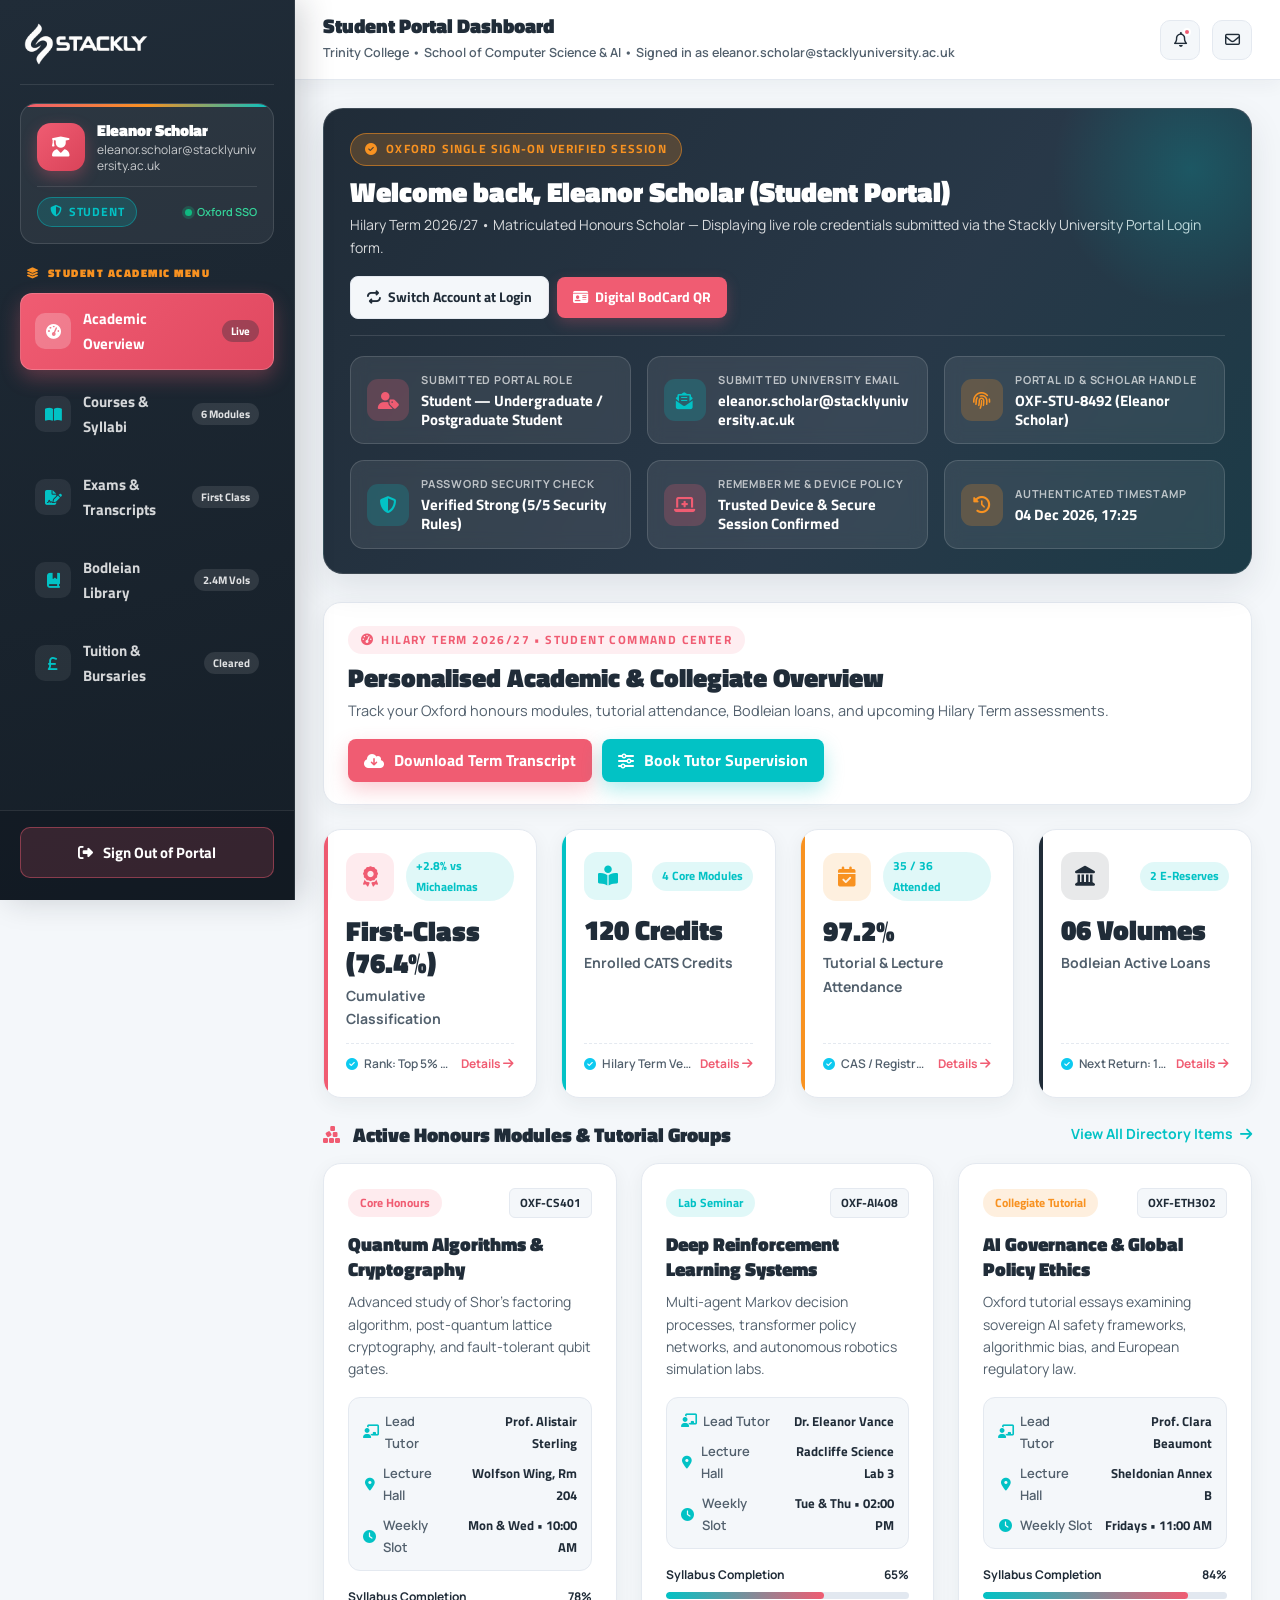
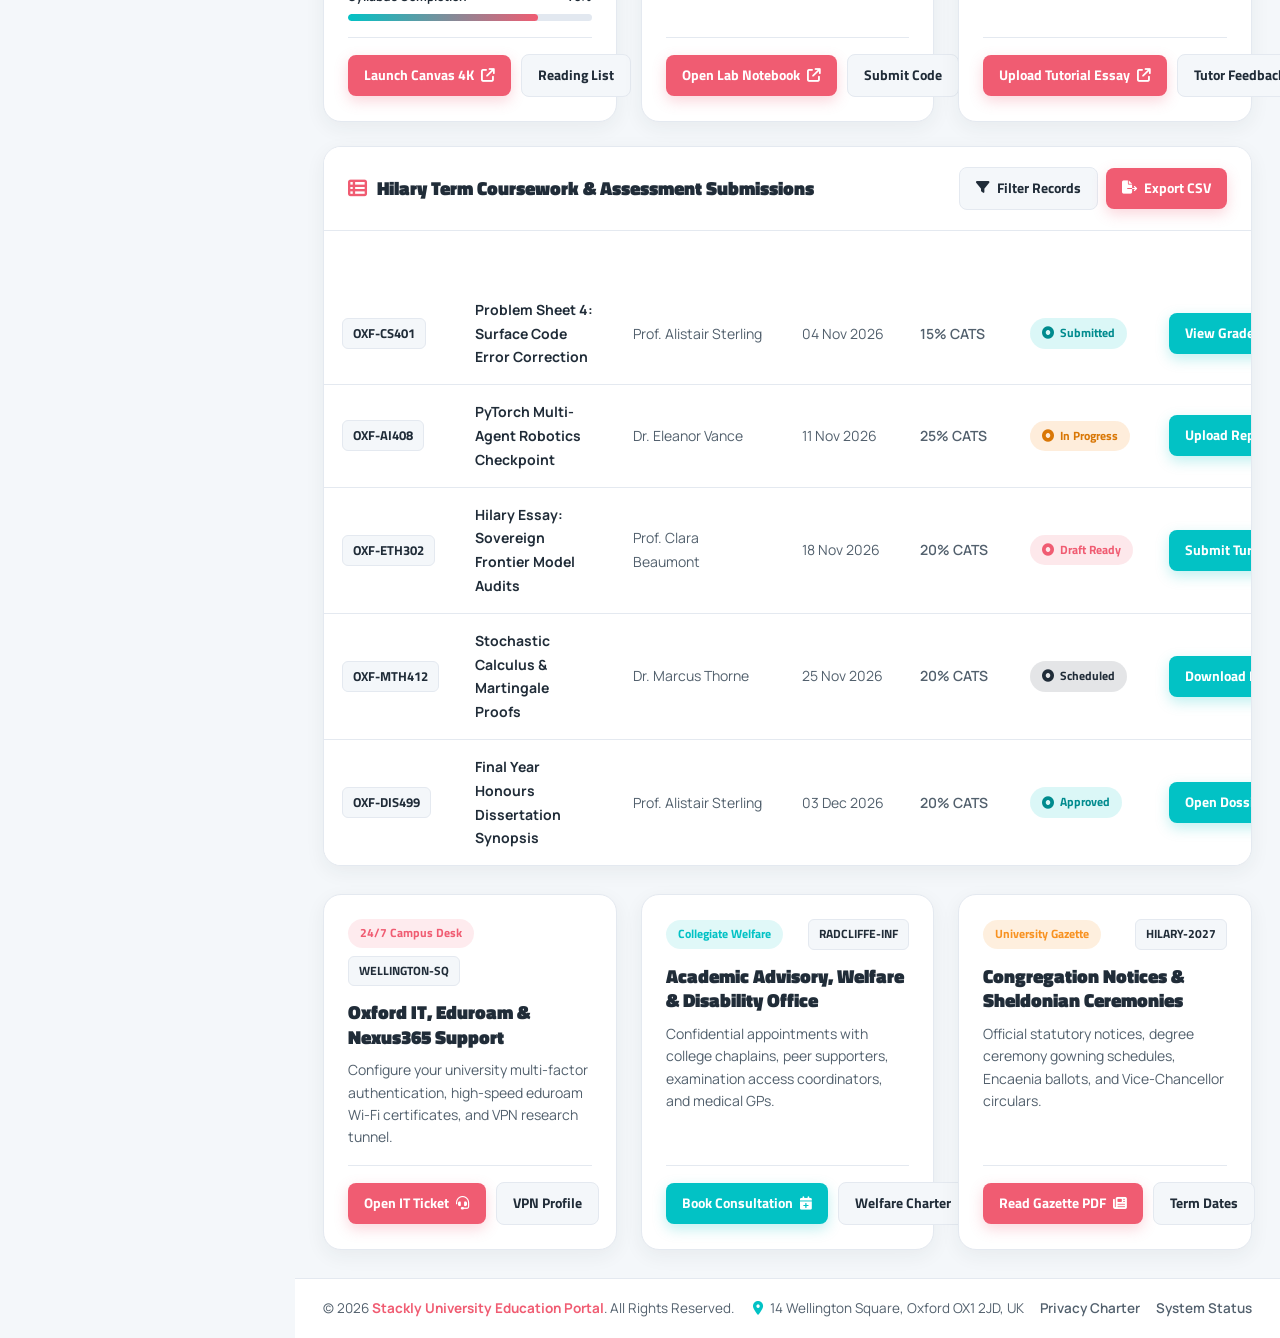
<file: pages/dashboard.html>
<!doctype html>
<html lang="en">
  <head>
    <meta charset="UTF-8" />
    <meta name="viewport" content="width=device-width, initial-scale=1.0" />
    <meta
      name="description"
      content="Stackly University Education Portal Role-Based Dashboard — Student, Faculty, Researcher, Admissions & Alumni Command Center."
    />
    <title>Portal Dashboard | Stackly University Education Portal</title>
    <!-- Favicon -->
    <link
      rel="icon"
      type="image/webp"
      href="../assets/images/logoStackly.webp"
    />
    <!-- Bootstrap 5.3 CSS -->
    <link
      href="https://cdn.jsdelivr.net/npm/bootstrap@5.3.3/dist/css/bootstrap.min.css"
      rel="stylesheet"
    />
    <!-- Font Awesome 6.6 Latest Icons -->
    <link
      href="https://cdnjs.cloudflare.com/ajax/libs/font-awesome/6.6.0/css/all.min.css"
      rel="stylesheet"
    />
    <!-- Main Theme & Dashboard Stylesheets -->
    <link rel="stylesheet" href="../assets/css/styles.css" />
    <link rel="stylesheet" href="../assets/css/dashboard.css" />
  </head>
  <body class="dashboard_body">
    <!-- Mobile Sidebar Backdrop Overlay -->
    <div
      class="dash_sidebar_backdrop"
      id="dashSidebarBackdrop"
      data-no-404="true"
    ></div>

    <div class="dash_layout_wrapper">
      <!-- ============================================================
           LEFT ROLE-BASED SIDEBAR NAVIGATION
           ============================================================ -->
      <aside
        class="dash_sidebar"
        id="dashSidebar"
        aria-label="Role Dashboard Sidebar"
      >
        <div class="dash_sidebar_top">
          <!-- Brand Logo & Mobile Close -->
          <div class="dash_brand_header">
            <a href="../index.html" class="dash_brand_logo" data-no-404="true">
              <img
                src="../assets/images/logoStackly.webp"
                alt="Stackly University Education Portal Logo"
              />
            </a>
            <button
              type="button"
              class="dash_sidebar_close"
              id="dashSidebarCloseBtn"
              data-no-404="true"
              aria-label="Close Sidebar Menu"
            >
              <i class="fa-solid fa-xmark"></i>
            </button>
          </div>

          <!-- Logged-In User Profile Card (Populated from Login Form) -->
          <div class="dash_user_profile_card">
            <div class="dash_user_avatar_row">
              <div class="dash_user_avatar" id="sidebarUserAvatar">
                <i class="fa-solid fa-user-graduate"></i>
              </div>
              <div class="dash_user_info">
                <h5 class="dash_user_name" id="sidebarUserName">
                  Eleanor Scholar
                </h5>
                <p class="dash_user_email" id="sidebarUserEmail">
                  scholar@stacklyuniversity.ac.uk
                </p>
              </div>
            </div>
            <div class="dash_user_meta_badges">
              <span class="dash_role_pill" id="sidebarRolePill">
                <i class="fa-solid fa-shield-halved"></i> Student
              </span>
              <span class="dash_online_dot">Oxford SSO</span>
            </div>
          </div>

          <!-- Dynamic Role Menu Section Header -->
          <div class="dash_sidebar_menu_label" id="sidebarMenuHeaderLabel">
            <i class="fa-solid fa-layer-group"></i> Student Academic Menu
          </div>

          <!-- Dynamic Role Sidebar Navigation Items -->
          <ul class="dash_sidebar_nav" id="dashSidebarNav">
            <!-- Populated dynamically by dashboard.js per Role -->
          </ul>
        </div>

        <!-- Sidebar Bottom Help Box & Logout Controls -->
        <div class="dash_sidebar_bottom">
          <button
            type="button"
            class="dash_logout_btn"
            id="sidebarLogoutBtn"
            data-action="logout"
            data-no-404="true"
          >
            <i class="fa-solid fa-right-from-bracket"></i> Sign Out of Portal
          </button>
        </div>
      </aside>

      <!-- ============================================================
           MAIN DASHBOARD WRAPPER (TOPBAR + CONTENT + FOOTER)
           ============================================================ -->
      <div class="dash_main_wrapper">
        <!-- Sticky Topbar -->
        <header class="dash_topbar">
          <div class="dash_topbar_inner">
            <div class="dash_topbar_left">
              <button
                type="button"
                class="dash_mobile_toggler"
                id="dashMobileMenuBtn"
                data-no-404="true"
                aria-label="Open Role Sidebar"
              >
                <i class="fa-solid fa-bars-staggered"></i>
              </button>
              <div class="dash_breadcrumb_title">
                <h4 id="topbarPortalTitle">Student Portal Dashboard</h4>
                <span id="topbarPortalSubtitle">
                  Trinity College • Signed in as scholar@stacklyuniversity.ac.uk
                </span>
              </div>
            </div>

            <div class="dash_topbar_right">
              <!-- Live Role Switcher (Syncs with Login Role) -->
              <!-- <div class="dash_role_switcher_wrap" data-no-404="true">
                <label for="dashRoleSwitcher">
                  <i
                    class="fa-solid fa-user-tag me-1"
                    style="color: var(--theme-color-one)"
                  ></i>
                  Active Role:
                </label>
                <select
                  id="dashRoleSwitcher"
                  class="dash_role_select"
                  data-no-404="true"
                  aria-label="Switch Portal Role View"
                >
                  <option value="Student">Student Portal</option>
                  <option value="Faculty">Faculty Professor</option>
                  <option value="Researcher">Doctoral Researcher</option>
                  <option value="Admissions">Admissions Admin</option>
                  <option value="Alumni">University Alumni</option>
                </select>
              </div> -->

              <!-- Notification & Quick Action Buttons (Redirect to 404 per requirement) -->
              <button
                type="button"
                class="dash_icon_action_btn"
                data-redirect-404="true"
                aria-label="Portal Notifications"
                title="Notifications"
              >
                <i class="fa-regular fa-bell"></i>
                <span class="dash_notif_dot"></span>
              </button>

              <a
                href="#"
                class="dash_icon_action_btn"
                aria-label="Oxford Webmail"
                title="Nexus365 Webmail"
              >
                <i class="fa-regular fa-envelope"></i>
              </a>
            </div>
          </div>
        </header>

        <!-- Main Content Container -->
        <main class="dash_content_area">
          <div class="container-fluid px-0">
            <!-- ========================================================
                 SUBMITTED LOGIN CREDENTIALS & ACTIVE SESSION BANNER
                 Shows exact data entered on pages/login.html
                 ======================================================== -->
            <section
              class="login_session_banner"
              aria-label="Submitted Login Session Details"
            >
              <div class="login_session_header">
                <div>
                  <span class="login_session_badge">
                    <i class="fa-solid fa-circle-check"></i> Oxford Single
                    Sign-On Verified Session
                  </span>
                  <h2 id="sessionBannerWelcome">
                    Welcome back, Eleanor Scholar (Student Portal)
                  </h2>
                  <p id="sessionBannerSubtitle">
                    Hilary Term 2026/27 — Displaying live role credentials
                    submitted via the Stackly University Portal Login form.
                  </p>
                </div>
                <div class="d-flex align-items-center flex-wrap gap-2">
                  <a
                    href="login.html"
                    class="dash_btn_sm dash_btn_outline"
                    data-no-404="true"
                  >
                    <i class="fa-solid fa-repeat"></i> Switch Account at Login
                  </a>
                  <button
                    type="button"
                    class="dash_btn_sm dash_btn_primary"
                    data-redirect-404="true"
                  >
                    <i class="fa-solid fa-id-card"></i> Digital BodCard QR
                  </button>
                </div>
              </div>

              <!-- 6 Equal-Height Login Session Data Tiles -->
              <div class="row g-3 align-items-stretch">
                <div class="col-12 col-sm-6 col-xl-4">
                  <div class="session_data_tile">
                    <div class="session_tile_icon icon_primary">
                      <i class="fa-solid fa-user-tag"></i>
                    </div>
                    <div class="session_tile_text">
                      <span>Submitted Portal Role</span>
                      <strong id="sessionTileRole">
                        Student — Undergraduate / Postgraduate Student
                      </strong>
                    </div>
                  </div>
                </div>

                <div class="col-12 col-sm-6 col-xl-4">
                  <div class="session_data_tile">
                    <div class="session_tile_icon">
                      <i class="fa-solid fa-envelope-open-text"></i>
                    </div>
                    <div class="session_tile_text">
                      <span>Submitted University Email</span>
                      <strong id="sessionTileEmail">
                        scholar@stacklyuniversity.ac.uk
                      </strong>
                    </div>
                  </div>
                </div>

                <div class="col-12 col-sm-6 col-xl-4">
                  <div class="session_data_tile">
                    <div class="session_tile_icon icon_secondary">
                      <i class="fa-solid fa-fingerprint"></i>
                    </div>
                    <div class="session_tile_text">
                      <span>Portal ID &amp; Scholar Handle</span>
                      <strong id="sessionTileSso">
                        OXF-STU-8492 (Eleanor Scholar)
                      </strong>
                    </div>
                  </div>
                </div>

                <div class="col-12 col-sm-6 col-xl-4">
                  <div class="session_data_tile">
                    <div class="session_tile_icon">
                      <i class="fa-solid fa-shield-halved"></i>
                    </div>
                    <div class="session_tile_text">
                      <span>Password Security Check</span>
                      <strong id="sessionTilePassword">
                        Verified Strong (5/5 Security Rules)
                      </strong>
                    </div>
                  </div>
                </div>

                <div class="col-12 col-sm-6 col-xl-4">
                  <div class="session_data_tile">
                    <div class="session_tile_icon icon_primary">
                      <i class="fa-solid fa-laptop-medical"></i>
                    </div>
                    <div class="session_tile_text">
                      <span>Remember Me &amp; Device Policy</span>
                      <strong id="sessionTilePolicy">
                        Trusted Device &amp; Secure Session Confirmed
                      </strong>
                    </div>
                  </div>
                </div>

                <div class="col-12 col-sm-6 col-xl-4">
                  <div class="session_data_tile">
                    <div class="session_tile_icon icon_secondary">
                      <i class="fa-solid fa-clock-rotate-left"></i>
                    </div>
                    <div class="session_tile_text">
                      <span>Authenticated Timestamp</span>
                      <strong id="sessionTileTime">
                        27 Oct 2026, 04:05 PM
                      </strong>
                    </div>
                  </div>
                </div>
              </div>
            </section>

            <!-- ========================================================
                 DYNAMIC ROLE & SIDEBAR TAB VIEWPORT
                 Switches content when any sidebar item is clicked
                 ======================================================== -->
            <div id="dashDynamicTabContent">
              <!-- Populated dynamically by dashboard.js -->
            </div>

            <!-- ========================================================
                 COLLEGIATE QUICK RESOURCES & CAMPUS STATUS (EQUAL CARDS)
                 ======================================================== -->
            <div class="row g-4 align-items-stretch mt-1">
              <div class="col-12 col-md-6 col-xl-4">
                <div class="dash_content_card">
                  <div>
                    <div class="dash_card_top_tags">
                      <span class="dash_tag_badge tag_primary"
                        >24/7 Campus Desk</span
                      >
                      <span class="dash_card_code">WELLINGTON-SQ</span>
                    </div>
                    <h4>Oxford IT, Eduroam &amp; Nexus365 Support</h4>
                    <p>
                      Configure your university multi-factor authentication,
                      high-speed eduroam Wi-Fi certificates, and VPN research
                      tunnel.
                    </p>
                  </div>
                  <div class="dash_card_footer">
                    <button
                      type="button"
                      class="dash_btn_sm dash_btn_primary"
                      data-redirect-404="true"
                    >
                      Open IT Ticket <i class="fa-solid fa-headset"></i>
                    </button>
                    <a href="#" class="dash_btn_sm dash_btn_outline">
                      VPN Profile
                    </a>
                  </div>
                </div>
              </div>

              <div class="col-12 col-md-6 col-xl-4">
                <div class="dash_content_card">
                  <div>
                    <div class="dash_card_top_tags">
                      <span class="dash_tag_badge tag_teal"
                        >Collegiate Welfare</span
                      >
                      <span class="dash_card_code">RADCLIFFE-INF</span>
                    </div>
                    <h4>Academic Advisory, Welfare &amp; Disability Office</h4>
                    <p>
                      Confidential appointments with college chaplains, peer
                      supporters, examination access coordinators, and medical
                      GPs.
                    </p>
                  </div>
                  <div class="dash_card_footer">
                    <button
                      type="button"
                      class="dash_btn_sm dash_btn_teal"
                      data-redirect-404="true"
                    >
                      Book Consultation
                      <i class="fa-solid fa-calendar-plus"></i>
                    </button>
                    <a href="#" class="dash_btn_sm dash_btn_outline">
                      Welfare Charter
                    </a>
                  </div>
                </div>
              </div>

              <div class="col-12 col-md-12 col-xl-4">
                <div class="dash_content_card">
                  <div>
                    <div class="dash_card_top_tags">
                      <span class="dash_tag_badge tag_amber"
                        >University Gazette</span
                      >
                      <span class="dash_card_code">HILARY-2027</span>
                    </div>
                    <h4>Congregation Notices &amp; Sheldonian Ceremonies</h4>
                    <p>
                      Official statutory notices, degree ceremony gowning
                      schedules, Encaenia ballots, and Vice-Chancellor
                      circulars.
                    </p>
                  </div>
                  <div class="dash_card_footer">
                    <button
                      type="button"
                      class="dash_btn_sm dash_btn_primary"
                      data-redirect-404="true"
                    >
                      Read Gazette PDF <i class="fa-solid fa-newspaper"></i>
                    </button>
                    <a href="#" class="dash_btn_sm dash_btn_outline">
                      Term Dates
                    </a>
                  </div>
                </div>
              </div>
            </div>
          </div>
        </main>

        <!-- Dashboard Footer -->
        <footer class="dash_footer">
          <div
            class="d-flex flex-wrap align-items-center justify-content-between gap-2"
          >
            <div>
              © 2026
              <a
                href="../index.html"
                class="fw-bold"
                style="color: var(--primary-color)"
                data-no-404="true"
                >Stackly University Education Portal</a
              >. All Rights Reserved.
            </div>
            <div class="d-flex flex-wrap align-items-center gap-3">
              <span>
                <i
                  class="fa-solid fa-location-dot me-1"
                  style="color: var(--theme-color-one)"
                ></i>
                14 Wellington Square, Oxford OX1 2JD, UK
              </span>
              <a href="#" class="fw-semibold">Privacy Charter</a>
              <a href="#" class="fw-semibold">System Status</a>
            </div>
          </div>
        </footer>
      </div>
    </div>

    <!-- Bootstrap 5.3 JS Bundle -->
    <script src="https://cdn.jsdelivr.net/npm/bootstrap@5.3.3/dist/js/bootstrap.bundle.min.js"></script>
    <!-- Role-Based Dashboard Script -->
    <script src="../assets/js/dashboard.js"></script>
  </body>
</html>
</file>
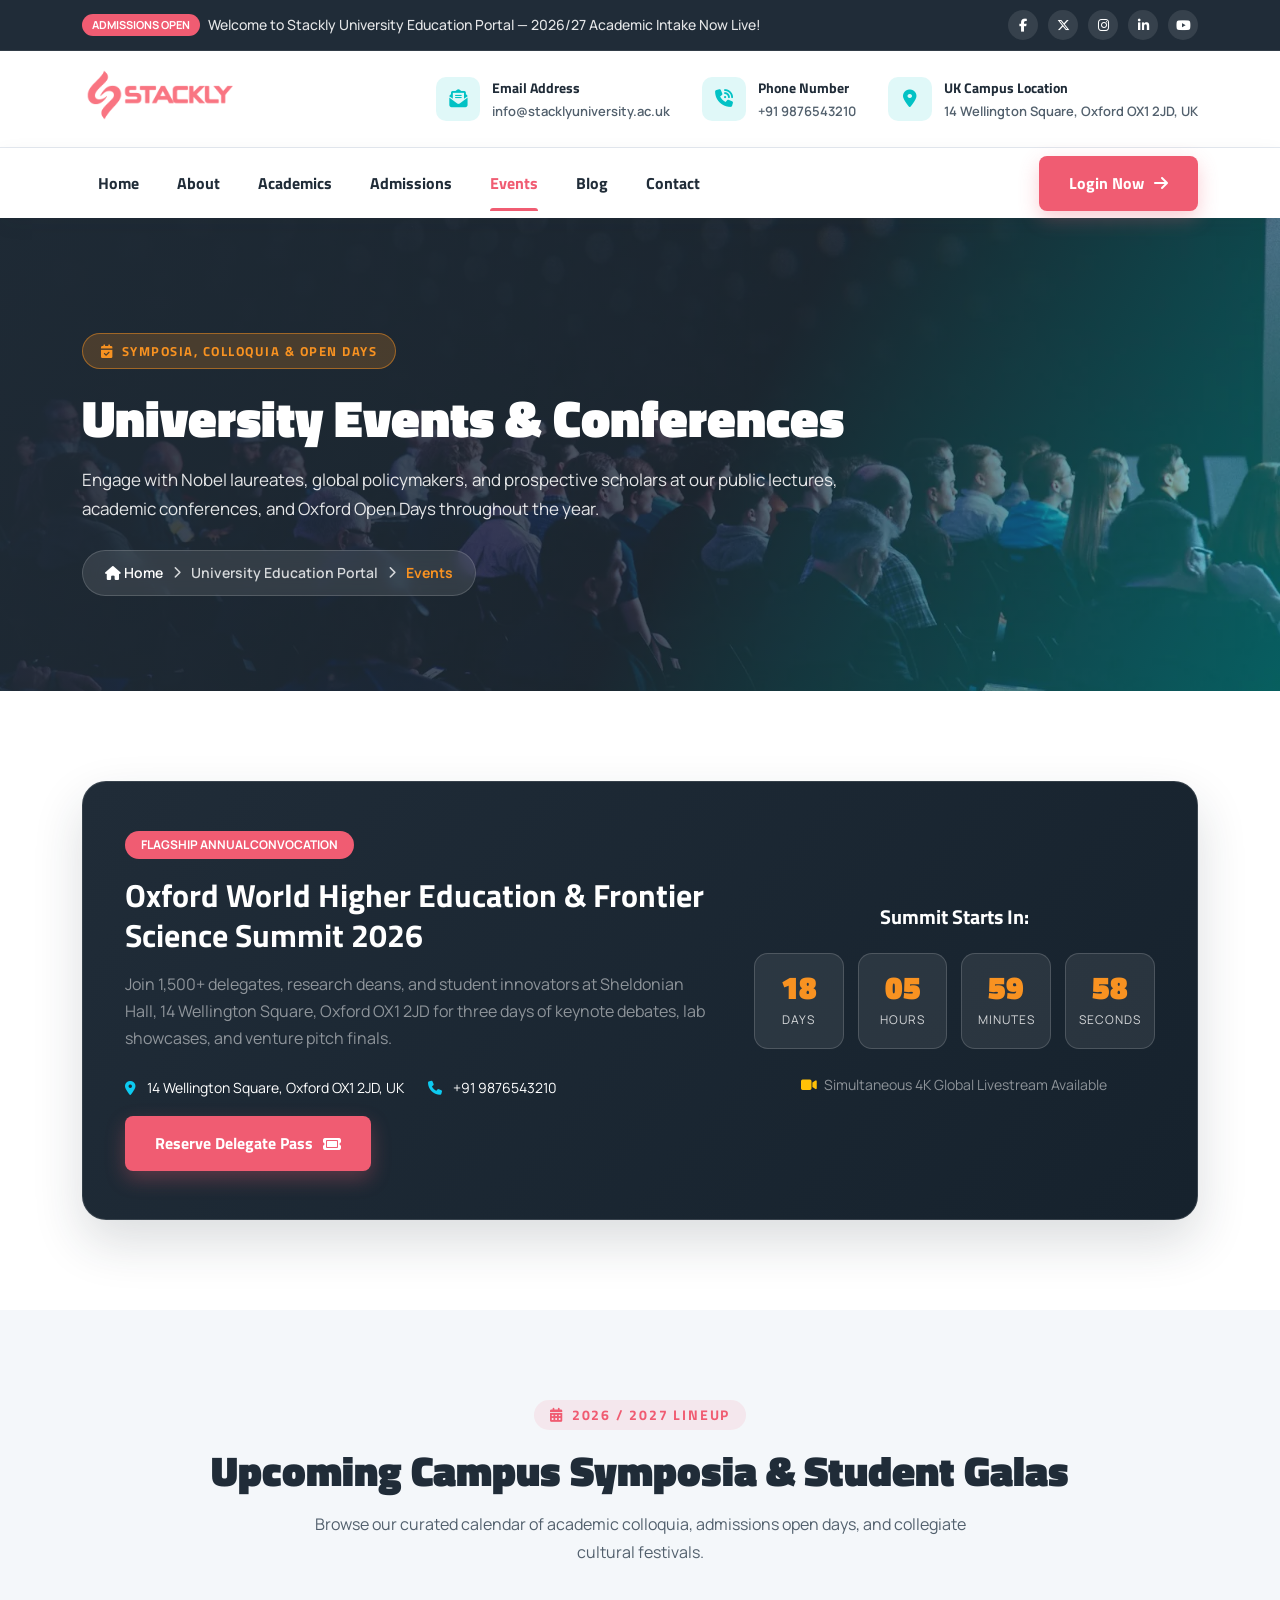
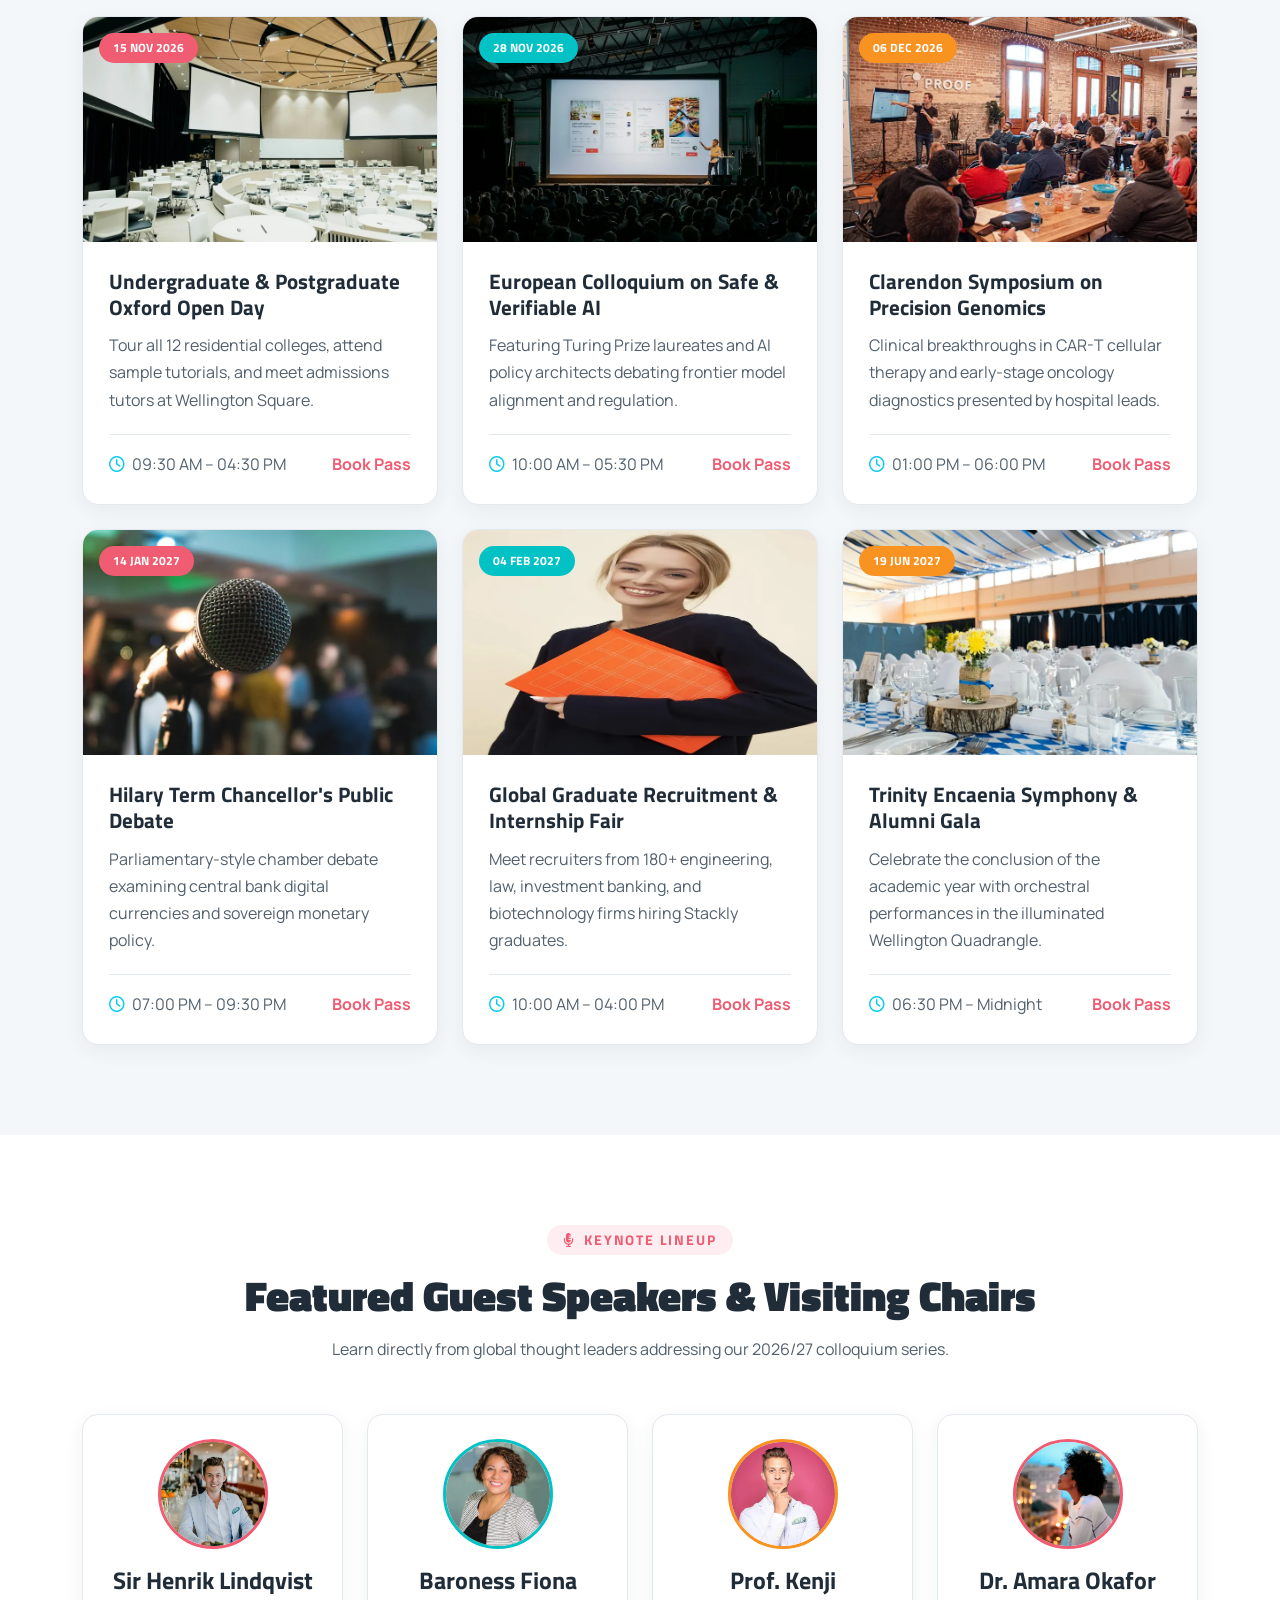
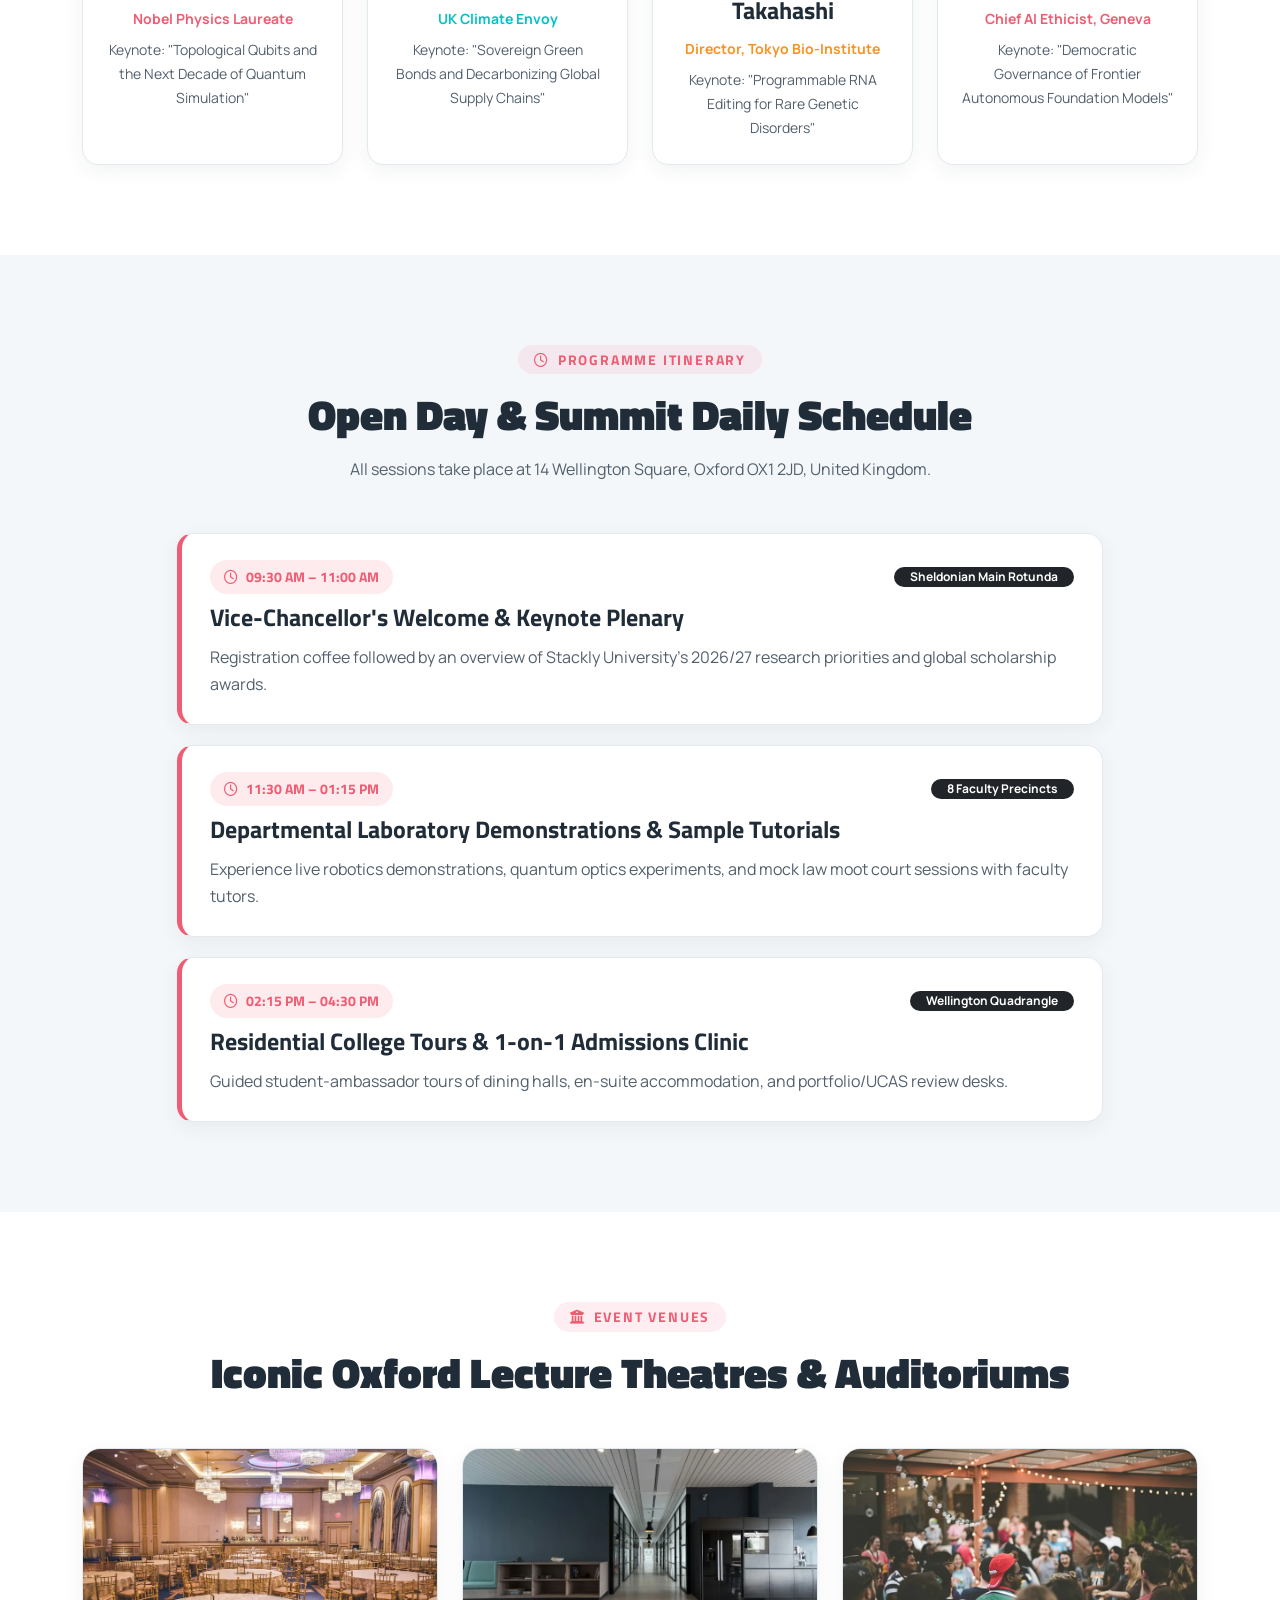
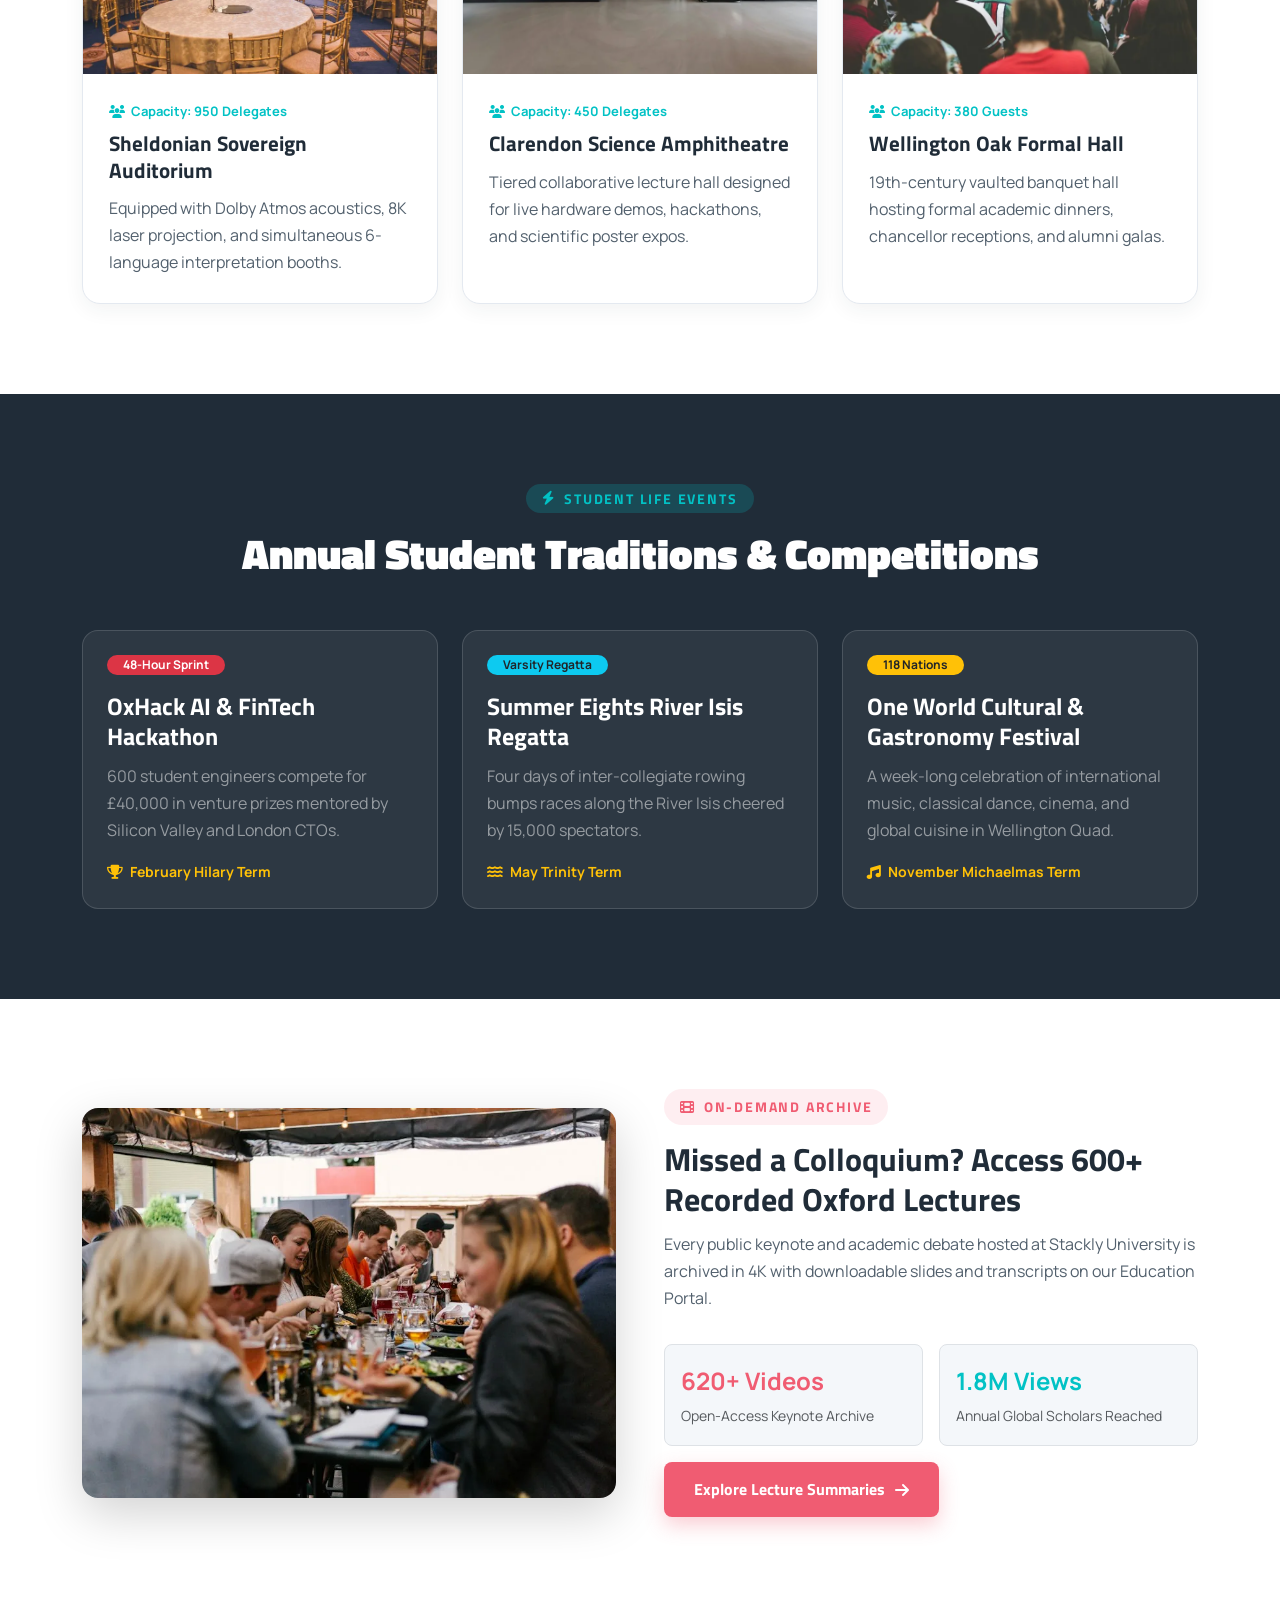
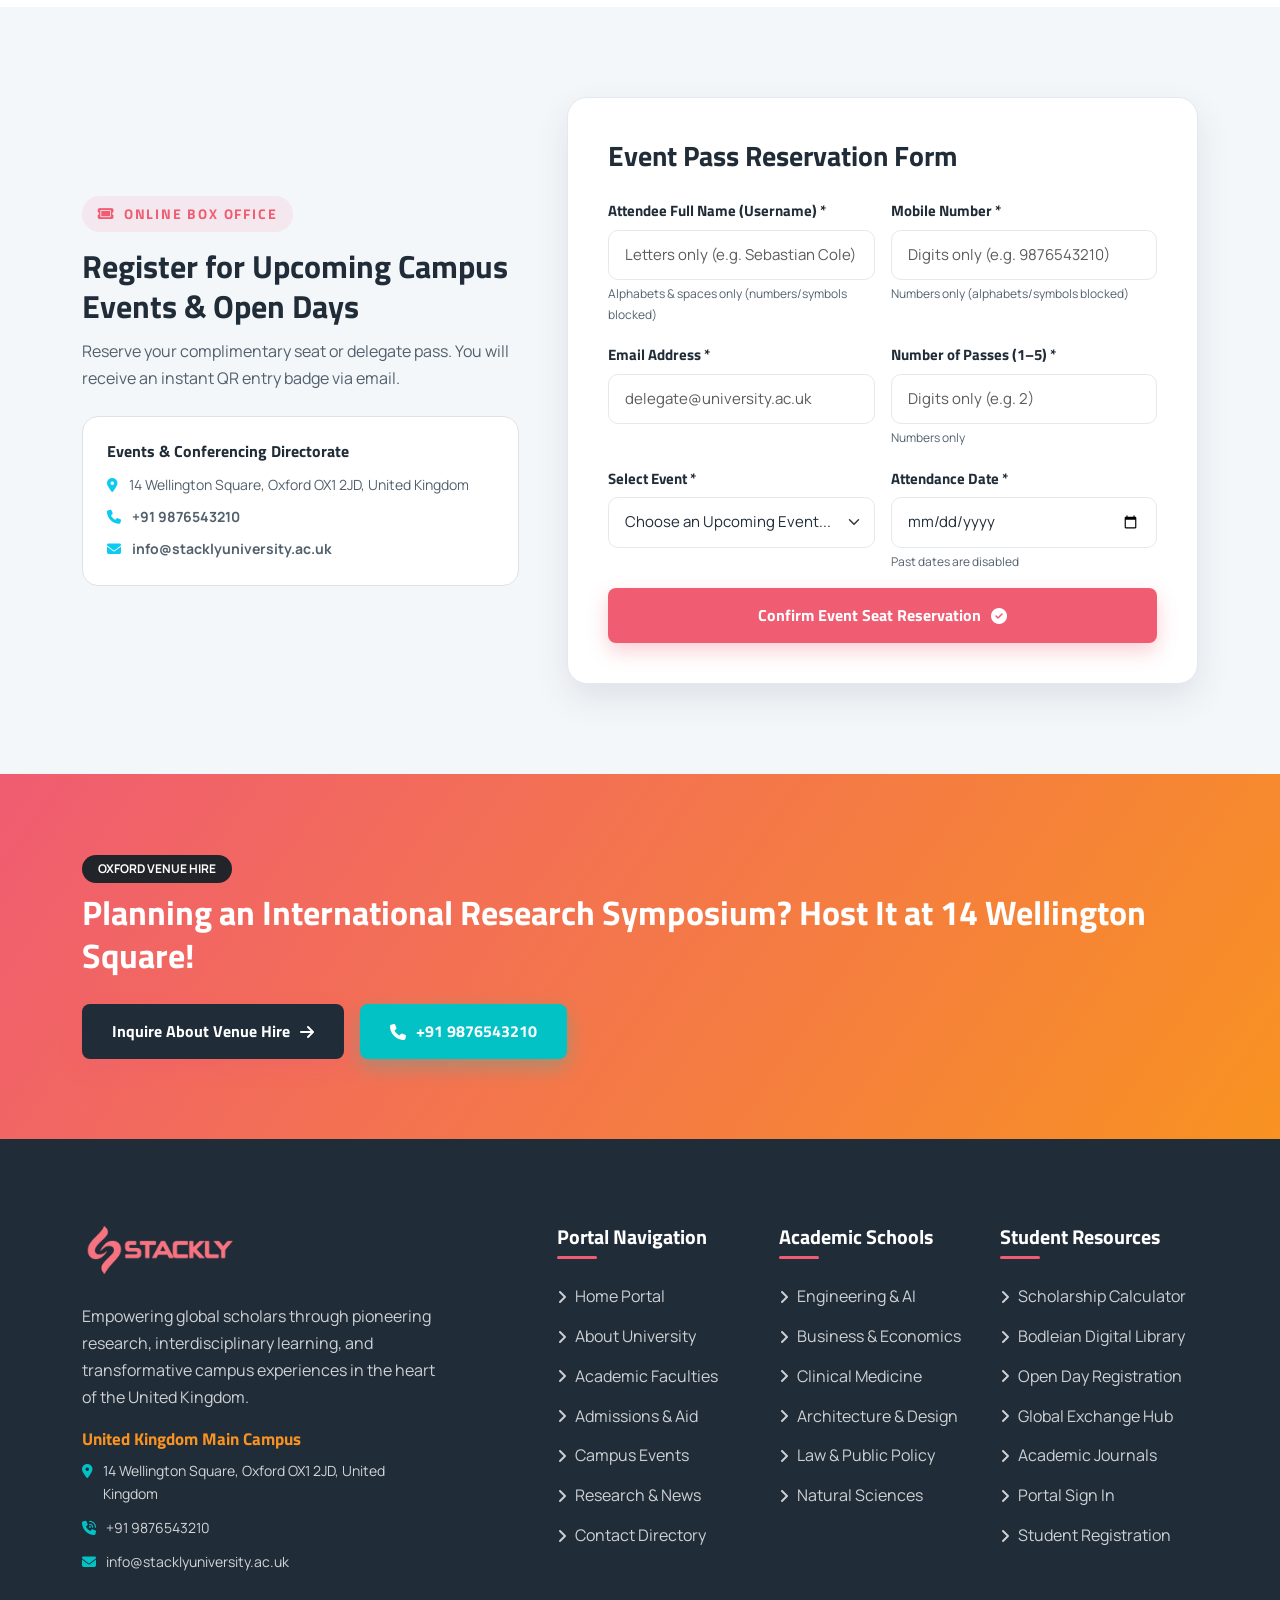
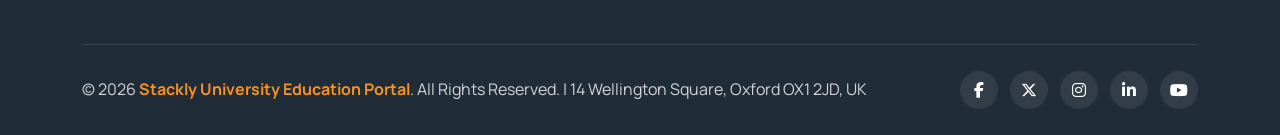
<file: pages/events.html>
<!doctype html>
<html lang="en">
  <head>
    <meta charset="UTF-8" />
    <meta name="viewport" content="width=device-width, initial-scale=1.0" />
    <meta
      name="description"
      content="Campus Events, Symposia & Open Days at Stackly University Education Portal - 14 Wellington Square, Oxford, UK."
    />
    <title>
      Campus Events &amp; Symposia | Stackly University Education Portal
    </title>
    <!-- Favicon -->
    <link
      rel="icon"
      type="image/webp"
      href="../assets/images/logoStackly.webp"
    />
    <!-- Bootstrap 5.3 CSS -->
    <link
      href="https://cdn.jsdelivr.net/npm/bootstrap@5.3.3/dist/css/bootstrap.min.css"
      rel="stylesheet"
    />
    <!-- Font Awesome 6.6 Latest Icons -->
    <link
      href="https://cdnjs.cloudflare.com/ajax/libs/font-awesome/6.6.0/css/all.min.css"
      rel="stylesheet"
    />
    <!-- Main & Page Stylesheets -->
    <link rel="stylesheet" href="../assets/css/styles.css" />
    <link rel="stylesheet" href="../assets/css/events.css" />
  </head>
  <body class="boxed_wrapper">
    <!-- Common Header Component -->
    <div id="header-component"></div>

    <!-- SECTION 1: Unified Inner Page Banner with Breadcrumbs & Description -->
    <section
      class="page_banner_section"
      style="
        background-image: url(&quot;../assets/images/events/hero-banner.webp&quot;);
      "
      data-reveal="up"
    >
      <div class="container">
        <div class="page_banner_content" data-reveal="up">
          <span class="page_banner_badge"
            ><i class="fa-solid fa-calendar-check"></i> Symposia, Colloquia
            &amp; Open Days</span
          >
          <h1>University Events &amp; Conferences</h1>
          <p>
            Engage with Nobel laureates, global policymakers, and prospective
            scholars at our public lectures, academic conferences, and Oxford
            Open Days throughout the year.
          </p>
          <nav aria-label="breadcrumb">
            <ol class="theme_breadcrumb">
              <li>
                <a href="../index.html"
                  ><i class="fa-solid fa-house"></i> Home</a
                >
                <i class="fa-solid fa-chevron-right small"></i>
              </li>
              <li>
                <span>University Education Portal</span>
                <i class="fa-solid fa-chevron-right small"></i>
              </li>
              <li class="active" aria-current="page">Events</li>
            </ol>
          </nav>
        </div>
      </div>
    </section>

    <!-- SECTION 2: Flagship Annual Summit with Live Countdown Timer -->
    <section class="sec_padding_110" data-reveal="up">
      <div class="container">
        <div class="flagship_event_wrap" data-reveal="zoom">
          <div class="row align-items-center g-5">
            <div class="col-lg-7">
              <span
                class="badge rounded-pill px-3 py-2 mb-3"
                style="background: var(--primary-color)"
                >FLAGSHIP ANNUAL CONVOCATION</span
              >
              <h2 class="text-white mb-3">
                Oxford World Higher Education &amp; Frontier Science Summit 2026
              </h2>
              <p class="text-white-50 mb-4">
                Join 1,500+ delegates, research deans, and student innovators at
                Sheldonian Hall, 14 Wellington Square, Oxford OX1 2JD for three
                days of keynote debates, lab showcases, and venture pitch
                finals.
              </p>
              <div class="d-flex flex-wrap gap-4 text-white small mb-3">
                <span
                  ><i class="fa-solid fa-location-dot text-info me-2"></i> 14
                  Wellington Square, Oxford OX1 2JD, UK</span
                >
                <span
                  ><i class="fa-solid fa-phone text-info me-2"></i> +91
                  9876543210</span
                >
              </div>
              <a href="#" class="button-style-one"
                >Reserve Delegate Pass <i class="fa-solid fa-ticket"></i
              ></a>
            </div>
            <div class="col-lg-5">
              <h5 class="text-white text-center mb-3">Summit Starts In:</h5>
              <div class="countdown_timer_grid">
                <div class="countdown_unit">
                  <strong id="cdDays">18</strong>
                  <span>Days</span>
                </div>
                <div class="countdown_unit">
                  <strong id="cdHours">06</strong>
                  <span>Hours</span>
                </div>
                <div class="countdown_unit">
                  <strong id="cdMinutes">45</strong>
                  <span>Minutes</span>
                </div>
                <div class="countdown_unit">
                  <strong id="cdSeconds">30</strong>
                  <span>Seconds</span>
                </div>
              </div>
              <div class="text-center text-white-50 small">
                <i class="fa-solid fa-video text-warning me-1"></i> Simultaneous
                4K Global Livestream Available
              </div>
            </div>
          </div>
        </div>
      </div>
    </section>

    <!-- SECTION 3: Upcoming Academic Conferences & Campus Events Grid -->
    <section class="sec_padding_110 bg_light_portal" data-reveal="up">
      <div class="container">
        <div class="section_title_one centred mb_50" data-reveal="up">
          <h5><i class="fa-solid fa-calendar-days"></i> 2026 / 2027 Lineup</h5>
          <h2>Upcoming Campus Symposia &amp; Student Galas</h2>
          <p>
            Browse our curated calendar of academic colloquia, admissions open
            days, and collegiate cultural festivals.
          </p>
        </div>
        <div class="row g-4">
          <div class="col-lg-4 col-md-6">
            <div class="portal_card">
              <div class="portal_card_img">
                <img
                  src="../assets/images/events/autumn-open-day.webp"
                  alt="Autumn Open Day"
                />
                <span class="portal_card_badge">15 Nov 2026</span>
              </div>
              <div class="portal_card_body">
                <h3>Undergraduate &amp; Postgraduate Oxford Open Day</h3>
                <p>
                  Tour all 12 residential colleges, attend sample tutorials, and
                  meet admissions tutors at Wellington Square.
                </p>
                <div class="portal_card_footer">
                  <span
                    ><i class="fa-regular fa-clock text-info me-1"></i> 09:30 AM
                    – 04:30 PM</span
                  >
                  <a
                    href="#"
                    class="fw-bold"
                    style="color: var(--primary-color)"
                    >Book Pass</a
                  >
                </div>
              </div>
            </div>
          </div>
          <div class="col-lg-4 col-md-6">
            <div class="portal_card">
              <div class="portal_card_img">
                <img
                  src="../assets/images/events/ethical-ai-conference.webp"
                  alt="Ethical AI Conference"
                />
                <span
                  class="portal_card_badge"
                  style="background: var(--theme-color-one)"
                  >28 Nov 2026</span
                >
              </div>
              <div class="portal_card_body">
                <h3>European Colloquium on Safe &amp; Verifiable AI</h3>
                <p>
                  Featuring Turing Prize laureates and AI policy architects
                  debating frontier model alignment and regulation.
                </p>
                <div class="portal_card_footer">
                  <span
                    ><i class="fa-regular fa-clock text-info me-1"></i> 10:00 AM
                    – 05:30 PM</span
                  >
                  <a
                    href="#"
                    class="fw-bold"
                    style="color: var(--primary-color)"
                    >Book Pass</a
                  >
                </div>
              </div>
            </div>
          </div>
          <div class="col-lg-4 col-md-6">
            <div class="portal_card">
              <div class="portal_card_img">
                <img
                  src="../assets/images/events/biomedical-oncology-symposium.webp"
                  alt="Biomedical Oncology Symposium"
                />
                <span
                  class="portal_card_badge"
                  style="background: var(--secondary-color)"
                  >06 Dec 2026</span
                >
              </div>
              <div class="portal_card_body">
                <h3>Clarendon Symposium on Precision Genomics</h3>
                <p>
                  Clinical breakthroughs in CAR-T cellular therapy and
                  early-stage oncology diagnostics presented by hospital leads.
                </p>
                <div class="portal_card_footer">
                  <span
                    ><i class="fa-regular fa-clock text-info me-1"></i> 01:00 PM
                    – 06:00 PM</span
                  >
                  <a
                    href="#"
                    class="fw-bold"
                    style="color: var(--primary-color)"
                    >Book Pass</a
                  >
                </div>
              </div>
            </div>
          </div>
          <div class="col-lg-4 col-md-6">
            <div class="portal_card">
              <div class="portal_card_img">
                <img
                  src="../assets/images/events/oxford-union-debate.webp"
                  alt="Oxford Union Debate"
                />
                <span class="portal_card_badge">14 Jan 2027</span>
              </div>
              <div class="portal_card_body">
                <h3>Hilary Term Chancellor's Public Debate</h3>
                <p>
                  Parliamentary-style chamber debate examining central bank
                  digital currencies and sovereign monetary policy.
                </p>
                <div class="portal_card_footer">
                  <span
                    ><i class="fa-regular fa-clock text-info me-1"></i> 07:00 PM
                    – 09:30 PM</span
                  >
                  <a
                    href="#"
                    class="fw-bold"
                    style="color: var(--primary-color)"
                    >Book Pass</a
                  >
                </div>
              </div>
            </div>
          </div>
          <div class="col-lg-4 col-md-6">
            <div class="portal_card">
              <div class="portal_card_img">
                <img
                  src="../assets/images/events/university-career-expo.webp"
                  alt="University Career Expo"
                />
                <span
                  class="portal_card_badge"
                  style="background: var(--theme-color-one)"
                  >04 Feb 2027</span
                >
              </div>
              <div class="portal_card_body">
                <h3>Global Graduate Recruitment &amp; Internship Fair</h3>
                <p>
                  Meet recruiters from 180+ engineering, law, investment
                  banking, and biotechnology firms hiring Stackly graduates.
                </p>
                <div class="portal_card_footer">
                  <span
                    ><i class="fa-regular fa-clock text-info me-1"></i> 10:00 AM
                    – 04:00 PM</span
                  >
                  <a
                    href="#"
                    class="fw-bold"
                    style="color: var(--primary-color)"
                    >Book Pass</a
                  >
                </div>
              </div>
            </div>
          </div>
          <div class="col-lg-4 col-md-6">
            <div class="portal_card">
              <div class="portal_card_img">
                <img
                  src="../assets/images/events/trinity-commemoration-ball.webp"
                  alt="Trinity Commemoration Ball"
                />
                <span
                  class="portal_card_badge"
                  style="background: var(--secondary-color)"
                  >19 Jun 2027</span
                >
              </div>
              <div class="portal_card_body">
                <h3>Trinity Encaenia Symphony &amp; Alumni Gala</h3>
                <p>
                  Celebrate the conclusion of the academic year with orchestral
                  performances in the illuminated Wellington Quadrangle.
                </p>
                <div class="portal_card_footer">
                  <span
                    ><i class="fa-regular fa-clock text-info me-1"></i> 06:30 PM
                    – Midnight</span
                  >
                  <a
                    href="#"
                    class="fw-bold"
                    style="color: var(--primary-color)"
                    >Book Pass</a
                  >
                </div>
              </div>
            </div>
          </div>
        </div>
      </div>
    </section>

    <!-- SECTION 4: Keynote Speakers & Distinguished Lecturers -->
    <section class="sec_padding_110" data-reveal="up">
      <div class="container">
        <div class="section_title_one centred mb_50" data-reveal="up">
          <h5><i class="fa-solid fa-microphone-lines"></i> Keynote Lineup</h5>
          <h2>Featured Guest Speakers &amp; Visiting Chairs</h2>
          <p>
            Learn directly from global thought leaders addressing our 2026/27
            colloquium series.
          </p>
        </div>
        <div class="row g-4">
          <div class="col-lg-3 col-md-6">
            <div class="portal_card text-center p-4">
              <img
                src="../assets/images/events/sir-henrik-lindqvist.webp"
                alt="Sir Henrik Lindqvist"
                class="rounded-circle mx-auto mb-3"
                style="
                  width: 110px;
                  height: 110px;
                  object-fit: cover;
                  border: 3px solid var(--primary-color);
                "
              />
              <h4>Sir Henrik Lindqvist</h4>
              <span
                class="small fw-bold d-block mb-2"
                style="color: var(--primary-color)"
                >Nobel Physics Laureate</span
              >
              <p class="small mb-0">
                Keynote: "Topological Qubits and the Next Decade of Quantum
                Simulation"
              </p>
            </div>
          </div>
          <div class="col-lg-3 col-md-6">
            <div class="portal_card text-center p-4">
              <img
                src="../assets/images/events/baroness-fiona-macleod.webp"
                alt="Baroness Fiona"
                class="rounded-circle mx-auto mb-3"
                style="
                  width: 110px;
                  height: 110px;
                  object-fit: cover;
                  border: 3px solid var(--theme-color-one);
                "
              />
              <h4>Baroness Fiona</h4>
              <span
                class="small fw-bold d-block mb-2"
                style="color: var(--theme-color-one)"
                >UK Climate Envoy</span
              >
              <p class="small mb-0">
                Keynote: "Sovereign Green Bonds and Decarbonizing Global Supply
                Chains"
              </p>
            </div>
          </div>
          <div class="col-lg-3 col-md-6">
            <div class="portal_card text-center p-4">
              <img
                src="../assets/images/events/prof-kenji-takahashi.webp"
                alt="Prof. Kenji Takahashi"
                class="rounded-circle mx-auto mb-3"
                style="
                  width: 110px;
                  height: 110px;
                  object-fit: cover;
                  border: 3px solid var(--secondary-color);
                "
              />
              <h4>Prof. Kenji Takahashi</h4>
              <span
                class="small fw-bold d-block mb-2"
                style="color: var(--secondary-color)"
                >Director, Tokyo Bio-Institute</span
              >
              <p class="small mb-0">
                Keynote: "Programmable RNA Editing for Rare Genetic Disorders"
              </p>
            </div>
          </div>
          <div class="col-lg-3 col-md-6">
            <div class="portal_card text-center p-4">
              <img
                src="../assets/images/events/dr-amara-okafor.webp"
                alt="Dr. Amara Okafor"
                class="rounded-circle mx-auto mb-3"
                style="
                  width: 110px;
                  height: 110px;
                  object-fit: cover;
                  border: 3px solid var(--primary-color);
                "
              />
              <h4>Dr. Amara Okafor</h4>
              <span
                class="small fw-bold d-block mb-2"
                style="color: var(--primary-color)"
                >Chief AI Ethicist, Geneva</span
              >
              <p class="small mb-0">
                Keynote: "Democratic Governance of Frontier Autonomous
                Foundation Models"
              </p>
            </div>
          </div>
        </div>
      </div>
    </section>

    <!-- SECTION 5: Detailed Daily Schedule & Conference Agenda -->
    <section class="sec_padding_110 bg_light_portal" data-reveal="up">
      <div class="container">
        <div class="section_title_one centred mb_50" data-reveal="up">
          <h5><i class="fa-regular fa-clock"></i> Programme Itinerary</h5>
          <h2>Open Day &amp; Summit Daily Schedule</h2>
          <p>
            All sessions take place at 14 Wellington Square, Oxford OX1 2JD,
            United Kingdom.
          </p>
        </div>
        <div class="row justify-content-center">
          <div class="col-lg-10">
            <div class="agenda_slot_card" data-reveal="up">
              <div
                class="d-flex flex-wrap justify-content-between align-items-center gap-2 mb-2"
              >
                <span class="agenda_time_pill"
                  ><i class="fa-regular fa-clock"></i> 09:30 AM – 11:00 AM</span
                >
                <span class="badge bg-dark rounded-pill px-3 py-1"
                  >Sheldonian Main Rotunda</span
                >
              </div>
              <h4>Vice-Chancellor's Welcome &amp; Keynote Plenary</h4>
              <p class="mb-0">
                Registration coffee followed by an overview of Stackly
                University's 2026/27 research priorities and global scholarship
                awards.
              </p>
            </div>
            <div class="agenda_slot_card" data-reveal="up">
              <div
                class="d-flex flex-wrap justify-content-between align-items-center gap-2 mb-2"
              >
                <span class="agenda_time_pill"
                  ><i class="fa-regular fa-clock"></i> 11:30 AM – 01:15 PM</span
                >
                <span class="badge bg-dark rounded-pill px-3 py-1"
                  >8 Faculty Precincts</span
                >
              </div>
              <h4>
                Departmental Laboratory Demonstrations &amp; Sample Tutorials
              </h4>
              <p class="mb-0">
                Experience live robotics demonstrations, quantum optics
                experiments, and mock law moot court sessions with faculty
                tutors.
              </p>
            </div>
            <div class="agenda_slot_card mb-0" data-reveal="up">
              <div
                class="d-flex flex-wrap justify-content-between align-items-center gap-2 mb-2"
              >
                <span class="agenda_time_pill"
                  ><i class="fa-regular fa-clock"></i> 02:15 PM – 04:30 PM</span
                >
                <span class="badge bg-dark rounded-pill px-3 py-1"
                  >Wellington Quadrangle</span
                >
              </div>
              <h4>Residential College Tours &amp; 1-on-1 Admissions Clinic</h4>
              <p class="mb-0">
                Guided student-ambassador tours of dining halls, en-suite
                accommodation, and portfolio/UCAS review desks.
              </p>
            </div>
          </div>
        </div>
      </div>
    </section>

    <!-- SECTION 6: Historic & Modern Campus Conference Venues -->
    <section class="sec_padding_110" data-reveal="up">
      <div class="container">
        <div class="section_title_one centred mb_50" data-reveal="up">
          <h5><i class="fa-solid fa-building-columns"></i> Event Venues</h5>
          <h2>Iconic Oxford Lecture Theatres &amp; Auditoriums</h2>
        </div>
        <div class="row g-4">
          <div class="col-md-4">
            <div class="venue_hall_card">
              <div class="portal_card_img">
                <img
                  src="../assets/images/events/sheldonian-sovereign-hall.webp"
                  alt="Sheldonian Sovereign Hall"
                />
              </div>
              <div class="portal_card_body">
                <span class="venue_capacity_tag mb-2"
                  ><i class="fa-solid fa-users"></i> Capacity: 950
                  Delegates</span
                >
                <h4>Sheldonian Sovereign Auditorium</h4>
                <p class="mb-0">
                  Equipped with Dolby Atmos acoustics, 8K laser projection, and
                  simultaneous 6-language interpretation booths.
                </p>
              </div>
            </div>
          </div>
          <div class="col-md-4">
            <div class="venue_hall_card">
              <div class="portal_card_img">
                <img
                  src="../assets/images/events/clarendon-innovation-forum.webp"
                  alt="Clarendon Innovation Forum"
                />
              </div>
              <div class="portal_card_body">
                <span class="venue_capacity_tag mb-2"
                  ><i class="fa-solid fa-users"></i> Capacity: 450
                  Delegates</span
                >
                <h4>Clarendon Science Amphitheatre</h4>
                <p class="mb-0">
                  Tiered collaborative lecture hall designed for live hardware
                  demos, hackathons, and scientific poster expos.
                </p>
              </div>
            </div>
          </div>
          <div class="col-md-4">
            <div class="venue_hall_card">
              <div class="portal_card_img">
                <img
                  src="../assets/images/events/wellington-great-dining-hall.webp"
                  alt="Wellington Great Dining Hall"
                />
              </div>
              <div class="portal_card_body">
                <span class="venue_capacity_tag mb-2"
                  ><i class="fa-solid fa-users"></i> Capacity: 380 Guests</span
                >
                <h4>Wellington Oak Formal Hall</h4>
                <p class="mb-0">
                  19th-century vaulted banquet hall hosting formal academic
                  dinners, chancellor receptions, and alumni galas.
                </p>
              </div>
            </div>
          </div>
        </div>
      </div>
    </section>

    <!-- SECTION 7: Student Union Hackathons, Rowing Regattas & Cultural Weeks -->
    <section class="sec_padding_110 bg_dark_portal" data-reveal="up">
      <div class="container">
        <div class="section_title_one centred mb_50" data-reveal="up">
          <h5
            style="
              background: rgba(2, 194, 197, 0.2);
              color: var(--theme-color-one);
            "
          >
            <i class="fa-solid fa-bolt"></i> Student Life Events
          </h5>
          <h2 class="text-white">
            Annual Student Traditions &amp; Competitions
          </h2>
        </div>
        <div class="row g-4">
          <div class="col-md-4">
            <div
              class="p-4 rounded-4 h-100 d-flex flex-column"
              style="
                background: rgba(255, 255, 255, 0.06);
                border: 1px solid rgba(255, 255, 255, 0.14);
              "
            >
              <span
                class="badge bg-danger rounded-pill px-3 py-1 mb-3 align-self-start"
                >48-Hour Sprint</span
              >
              <h4 class="text-white">OxHack AI &amp; FinTech Hackathon</h4>
              <p class="text-white-50 flex-grow-1">
                600 student engineers compete for £40,000 in venture prizes
                mentored by Silicon Valley and London CTOs.
              </p>
              <span class="text-warning small fw-bold"
                ><i class="fa-solid fa-trophy me-1"></i> February Hilary
                Term</span
              >
            </div>
          </div>
          <div class="col-md-4">
            <div
              class="p-4 rounded-4 h-100 d-flex flex-column"
              style="
                background: rgba(255, 255, 255, 0.06);
                border: 1px solid rgba(255, 255, 255, 0.14);
              "
            >
              <span
                class="badge bg-info text-dark rounded-pill px-3 py-1 mb-3 align-self-start"
                >Varsity Regatta</span
              >
              <h4 class="text-white">Summer Eights River Isis Regatta</h4>
              <p class="text-white-50 flex-grow-1">
                Four days of inter-collegiate rowing bumps races along the River
                Isis cheered by 15,000 spectators.
              </p>
              <span class="text-warning small fw-bold"
                ><i class="fa-solid fa-water me-1"></i> May Trinity Term</span
              >
            </div>
          </div>
          <div class="col-md-4">
            <div
              class="p-4 rounded-4 h-100 d-flex flex-column"
              style="
                background: rgba(255, 255, 255, 0.06);
                border: 1px solid rgba(255, 255, 255, 0.14);
              "
            >
              <span
                class="badge bg-warning text-dark rounded-pill px-3 py-1 mb-3 align-self-start"
                >118 Nations</span
              >
              <h4 class="text-white">
                One World Cultural &amp; Gastronomy Festival
              </h4>
              <p class="text-white-50 flex-grow-1">
                A week-long celebration of international music, classical dance,
                cinema, and global cuisine in Wellington Quad.
              </p>
              <span class="text-warning small fw-bold"
                ><i class="fa-solid fa-music me-1"></i> November Michaelmas
                Term</span
              >
            </div>
          </div>
        </div>
      </div>
    </section>

    <!-- SECTION 8: Past Event Highlights & Archival Recordings -->
    <section class="sec_padding_110" data-reveal="up">
      <div class="container">
        <div class="row align-items-center g-5">
          <div class="col-lg-6">
            <img
              src="../assets/images/events/past-symposium-audience-and-networking.webp"
              alt="Past Symposium Audience and Networking"
              class="rounded-4 shadow-lg w-100"
              style="height: 390px; object-fit: cover"
            />
          </div>
          <div class="col-lg-6">
            <span class="theme_subtitle"
              ><i class="fa-solid fa-film"></i> On-Demand Archive</span
            >
            <h2>Missed a Colloquium? Access 600+ Recorded Oxford Lectures</h2>
            <p>
              Every public keynote and academic debate hosted at Stackly
              University is archived in 4K with downloadable slides and
              transcripts on our Education Portal.
            </p>
            <div class="row g-3 my-3">
              <div class="col-sm-6">
                <div class="p-3 rounded-3 bg_light_portal border">
                  <strong
                    class="d-block fs-4"
                    style="color: var(--primary-color)"
                    >620+ Videos</strong
                  >
                  <span class="small text-muted"
                    >Open-Access Keynote Archive</span
                  >
                </div>
              </div>
              <div class="col-sm-6">
                <div class="p-3 rounded-3 bg_light_portal border">
                  <strong
                    class="d-block fs-4"
                    style="color: var(--theme-color-one)"
                    >1.8M Views</strong
                  >
                  <span class="small text-muted"
                    >Annual Global Scholars Reached</span
                  >
                </div>
              </div>
            </div>
            <a href="#" class="button-style-one"
              >Explore Lecture Summaries <i class="fa-solid fa-arrow-right"></i
            ></a>
          </div>
        </div>
      </div>
    </section>

    <!-- SECTION 9: Event Seat Reservation & Delegate Registration Form (Strict Validation) -->
    <section class="sec_padding_110 bg_light_portal" id="" data-reveal="up">
      <div class="container">
        <div class="row align-items-center g-5">
          <div class="col-lg-5">
            <span class="theme_subtitle"
              ><i class="fa-solid fa-ticket"></i> Online Box Office</span
            >
            <h2>Register for Upcoming Campus Events &amp; Open Days</h2>
            <p>
              Reserve your complimentary seat or delegate pass. You will receive
              an instant QR entry badge via email.
            </p>
            <div class="p-4 rounded-4 bg-white border mt-4">
              <h6>Events &amp; Conferencing Directorate</h6>
              <p class="small mb-2">
                <i class="fa-solid fa-location-dot text-info me-2"></i> 14
                Wellington Square, Oxford OX1 2JD, United Kingdom
              </p>
              <p class="small mb-2">
                <i class="fa-solid fa-phone text-info me-2"></i>
                <a href="#" class="fw-bold">+91 9876543210</a>
              </p>
              <p class="small mb-0">
                <i class="fa-solid fa-envelope text-info me-2"></i>
                <a href="#" class="fw-bold">info@stacklyuniversity.ac.uk</a>
              </p>
            </div>
          </div>
          <div class="col-lg-7">
            <div class="portal_form_box">
              <h3 class="mb-4">Event Pass Reservation Form</h3>
              <form id="eventBookingForm" class="portal-validated-form">
                <div class="row g-3">
                  <div class="col-md-6">
                    <label for="evtAttendeeName" class="form-label"
                      >Attendee Full Name (Username) *</label
                    >
                    <input
                      type="text"
                      id="evtAttendeeName"
                      name="username"
                      class="form-control username-field"
                      data-validation="username"
                      placeholder="Letters only (e.g. Sebastian Cole)"
                      maxlength="16"
                      autocomplete="name"
                      required
                    />
                    <small class="field_hint"
                      >Alphabets &amp; spaces only (numbers/symbols
                      blocked)</small
                    >
                  </div>
                  <div class="col-md-6">
                    <label for="evtAttendeePhone" class="form-label"
                      >Mobile Number *</label
                    >
                    <input
                      type="tel"
                      id="evtAttendeePhone"
                      name="phone"
                      class="form-control number-field"
                      data-validation="number"
                      placeholder="Digits only (e.g. 9876543210)"
                      minlength="10"
                      maxlength="10"
                      autocomplete="tel"
                      required
                    />
                    <small class="field_hint"
                      >Numbers only (alphabets/symbols blocked)</small
                    >
                  </div>
                  <div class="col-md-6">
                    <label for="evtAttendeeEmail" class="form-label"
                      >Email Address *</label
                    >
                    <input
                      type="email"
                      id="evtAttendeeEmail"
                      name="email"
                      class="form-control"
                      placeholder="delegate@university.ac.uk"
                      autocomplete="email"
                      required
                    />
                  </div>
                  <div class="col-md-6">
                    <label for="evtSeatCount" class="form-label"
                      >Number of Passes (1–5) *</label
                    >
                    <input
                      type="text"
                      id="evtSeatCount"
                      name="seat_count"
                      class="form-control number-field"
                      data-validation="number"
                      placeholder="Digits only (e.g. 2)"
                      maxlength="1"
                      required
                    />
                    <small class="field_hint">Numbers only</small>
                  </div>
                  <div class="col-md-6">
                    <label for="evtSelectName" class="form-label"
                      >Select Event *</label
                    >
                    <select
                      id="evtSelectName"
                      name="event_name"
                      class="form-select"
                      required
                    >
                      <option value="">Choose an Upcoming Event...</option>
                      <option value="Oxford Open Day">
                        Undergraduate &amp; Postgraduate Open Day
                      </option>
                      <option value="Ethical AI Colloquium">
                        European Colloquium on Safe &amp; Verifiable AI
                      </option>
                      <option value="Precision Genomics Symposium">
                        Clarendon Symposium on Precision Genomics
                      </option>
                      <option value="Graduate Career Expo">
                        Global Graduate Recruitment &amp; Internship Fair
                      </option>
                    </select>
                  </div>
                  <div class="col-md-6">
                    <label for="evtPreferredDate" class="form-label"
                      >Attendance Date *</label
                    >
                    <input
                      type="date"
                      id="evtPreferredDate"
                      name="attendance_date"
                      class="form-control"
                      data-validation="future-date"
                      required
                    />
                    <small class="field_hint">Past dates are disabled</small>
                  </div>
                  <div class="col-12 mt-3">
                    <button type="submit" class="button-style-one w-100">
                      Confirm Event Seat Reservation
                      <i class="fa-solid fa-check-circle"></i>
                    </button>
                  </div>
                </div>
              </form>
            </div>
          </div>
        </div>
      </div>
    </section>

    <!-- SECTION 10: Host Your International Academic Conference CTA -->
    <section class="newsletter_section_home_one" data-reveal="up">
      <div class="container">
        <div class="newsletter_innar_box" data-reveal="up">
          <div>
            <span class="badge bg-dark text-white px-3 py-2 rounded-pill mb-2"
              >OXFORD VENUE HIRE</span
            >
            <h3>
              Planning an International Research Symposium? Host It at 14
              Wellington Square!
            </h3>
          </div>
          <div class="d-flex flex-wrap gap-3">
            <a
              href="#"
              class="button-style-one"
              style="background: var(--theme-color-two)"
              >Inquire About Venue Hire <i class="fa-solid fa-arrow-right"></i
            ></a>
            <a href="#" class="button-style-three"
              ><i class="fa-solid fa-phone"></i> +91 9876543210</a
            >
          </div>
        </div>
      </div>
    </section>

    <!-- Common Footer Component -->
    <div id="footer-component"></div>

    <!-- Bootstrap 5.3 JS Bundle -->
    <script src="https://cdn.jsdelivr.net/npm/bootstrap@5.3.3/dist/js/bootstrap.bundle.min.js"></script>
    <!-- Main Theme Script -->
    <script src="../assets/js/script.js"></script>
  </body>
</html>
</file>
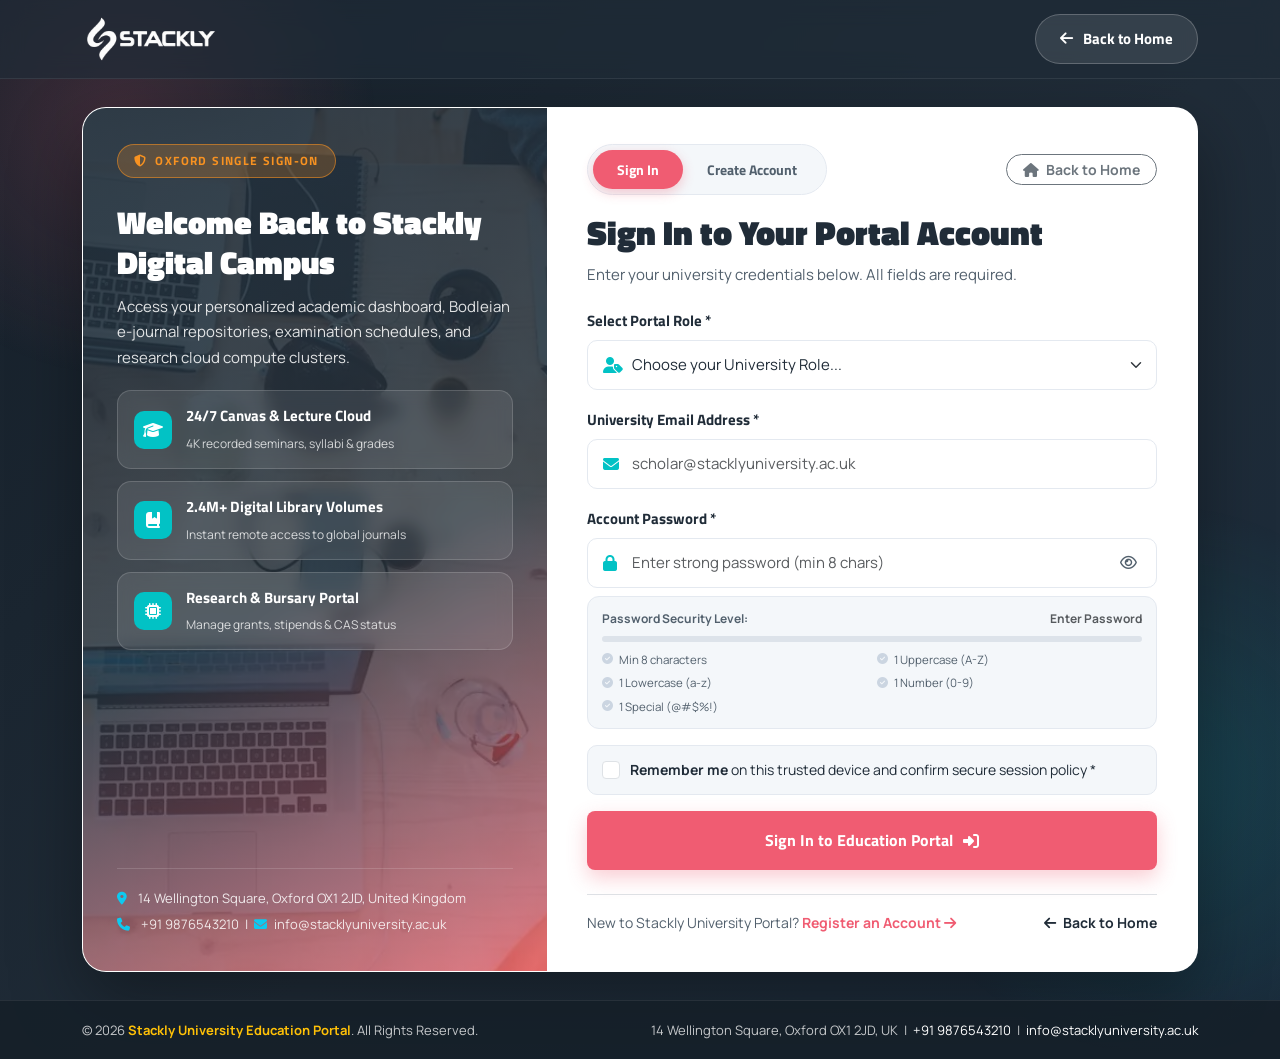
<file: pages/login.html>
<!doctype html>
<html lang="en">
  <head>
    <meta charset="UTF-8" />
    <meta name="viewport" content="width=device-width, initial-scale=1.0" />
    <meta
      name="description"
      content="Sign In to Stackly University Education Portal - Student, Faculty, Admissions & Researcher Single Sign-On."
    />
    <title>Portal Login | Stackly University Education Portal</title>
    <!-- Favicon -->
    <link
      rel="icon"
      type="image/webp"
      href="../assets/images/logoStackly.webp"
    />
    <!-- Bootstrap 5.3 CSS -->
    <link
      href="https://cdn.jsdelivr.net/npm/bootstrap@5.3.3/dist/css/bootstrap.min.css"
      rel="stylesheet"
    />
    <!-- Font Awesome 6.6 Latest Icons -->
    <link
      href="https://cdnjs.cloudflare.com/ajax/libs/font-awesome/6.6.0/css/all.min.css"
      rel="stylesheet"
    />
    <!-- Main & Auth Stylesheets -->
    <link rel="stylesheet" href="../assets/css/styles.css" />
    <link rel="stylesheet" href="../assets/css/auth.css" />
  </head>
  <body class="auth_page_wrapper">
    <!-- Top Bar with Logo & Back to Home Button -->
    <header class="auth_topbar">
      <div class="container">
        <div class="auth_topbar_inner">
          <a href="../index.html" class="auth_brand_link">
            <img
              src="../assets/images/logoStackly.webp"
              alt="Stackly University Education Portal Logo"
            />
          </a>
          <div class="d-flex align-items-center gap-3">
            <a href="../index.html" class="back_home_btn">
              <i class="fa-solid fa-arrow-left"></i> Back to Home
            </a>
          </div>
        </div>
      </div>
    </header>

    <!-- Main Login Card Section -->
    <main class="auth_main_section">
      <div class="container">
        <div class="auth_split_card" data-reveal="zoom">
          <div class="row g-0">
            <!-- Left Visual Panel -->
            <div class="col-lg-5">
              <div
                class="auth_visual_panel"
                style="
                  background-image: url(&quot;../assets/images/login/hero-banner.webp&quot;);
                "
               data-reveal="left">
                <div>
                  <span class="auth_visual_badge"
                    ><i class="fa-solid fa-shield-halved"></i> Oxford Single
                    Sign-On</span
                  >
                  <div class="auth_visual_content mt-4">
                    <h2>Welcome Back to Stackly Digital Campus</h2>
                    <p>
                      Access your personalized academic dashboard, Bodleian
                      e-journal repositories, examination schedules, and
                      research cloud compute clusters.
                    </p>
                  </div>
                  <div class="auth_feature_pills">
                    <div class="auth_feature_pill">
                      <i class="fa-solid fa-graduation-cap"></i>
                      <div>
                        <strong>24/7 Canvas &amp; Lecture Cloud</strong>
                        <span>4K recorded seminars, syllabi &amp; grades</span>
                      </div>
                    </div>
                    <div class="auth_feature_pill">
                      <i class="fa-solid fa-book-bookmark"></i>
                      <div>
                        <strong>2.4M+ Digital Library Volumes</strong>
                        <span>Instant remote access to global journals</span>
                      </div>
                    </div>
                    <div class="auth_feature_pill">
                      <i class="fa-solid fa-microchip"></i>
                      <div>
                        <strong>Research &amp; Bursary Portal</strong>
                        <span>Manage grants, stipends &amp; CAS status</span>
                      </div>
                    </div>
                  </div>
                </div>
                <div class="auth_visual_footer">
                  <div class="mb-1">
                    <i class="fa-solid fa-location-dot text-info me-2"></i> 14
                    Wellington Square, Oxford OX1 2JD, United Kingdom
                  </div>
                  <div>
                    <i class="fa-solid fa-phone text-info me-2"></i> +91
                    9876543210 &nbsp;|&nbsp;
                    <i class="fa-solid fa-envelope text-info me-1"></i>
                    info@stacklyuniversity.ac.uk
                  </div>
                </div>
              </div>
            </div>

            <!-- Right Login Form Panel -->
            <div class="col-lg-7">
              <div class="auth_form_panel" data-reveal="right" data-reveal-delay="150">
                <div class="auth_form_header">
                  <div
                    class="d-flex flex-wrap align-items-center justify-content-between gap-2 mb-3"
                  >
                    <div class="auth_mode_tabs mb-0">
                      <a href="login.html" class="auth_mode_tab active"
                        >Sign In</a
                      >
                      <a href="register.html" class="auth_mode_tab"
                        >Create Account</a
                      >
                    </div>
                    <a
                      href="../index.html"
                      class="btn btn-sm btn-outline-secondary rounded-pill px-3 fw-bold"
                    >
                      <i class="fa-solid fa-house me-1"></i> Back to Home
                    </a>
                  </div>
                  <h1>Sign In to Your Portal Account</h1>
                  <p>
                    Enter your university credentials below. All fields are
                    required.
                  </p>
                </div>

                <form
                  id="portalLoginForm"
                  class="auth-validated-form"
                  novalidate
                >
                  <div class="row g-3">
                    <!-- Field 1: Role -->
                    <div class="col-12">
                      <label for="loginRole" class="form-label"
                        >Select Portal Role *</label
                      >
                      <div class="auth_input_group">
                        <i class="fa-solid fa-user-tag auth_input_icon"></i>
                        <select
                          id="loginRole"
                          name="role"
                          class="form-select"
                          required
                        >
                          <option value="">
                            Choose your University Role...
                          </option>
                          <option value="Student">
                            Undergraduate / Postgraduate Student
                          </option>
                          <option value="Faculty">
                            Faculty Professor / Academic Tutor
                          </option>
                          <option value="Researcher">
                            Doctoral Researcher / Fellow
                          </option>
                          <option value="Admissions">
                            Admissions &amp; Registry Administrator
                          </option>
                          <option value="Alumni">
                            University Alumni Member
                          </option>
                        </select>
                      </div>
                    </div>

                    <!-- Field 2: Email -->
                    <div class="col-12">
                      <label for="loginEmail" class="form-label"
                        >University Email Address *</label
                      >
                      <div class="auth_input_group">
                        <i class="fa-solid fa-envelope auth_input_icon"></i>
                        <input
                          type="email"
                          id="loginEmail"
                          name="email"
                          class="form-control"
                          placeholder="scholar@stacklyuniversity.ac.uk"
                          autocomplete="email"
                          required
                        />
                      </div>
                    </div>

                    <!-- Field 3: Password with Weak Password Validation -->
                    <div class="col-12">
                      <label for="loginPassword" class="form-label"
                        >Account Password *</label
                      >
                      <div class="auth_input_group">
                        <i class="fa-solid fa-lock auth_input_icon"></i>
                        <input
                          type="password"
                          id="loginPassword"
                          name="password"
                          class="form-control password-strength-field"
                          data-strength-target="loginStrengthBox"
                          placeholder="Enter strong password (min 8 chars)"
                          autocomplete="current-password"
                          required
                        />
                        <button
                          type="button"
                          class="password_toggle_btn"
                          data-toggle-password="loginPassword"
                          aria-label="Toggle password visibility"
                        >
                          <i class="fa-regular fa-eye"></i>
                        </button>
                      </div>
                      <div id="loginPasswordError" class="password_error_msg">
                        <i class="fa-solid fa-triangle-exclamation me-1"></i>
                        Weak password detected: Password must include 8+
                        characters, uppercase, lowercase, number, and special
                        character.
                      </div>

                      <!-- Live Weak Password Validation Meter -->
                      <div class="password_strength_wrap" id="loginStrengthBox">
                        <div class="strength_bar_Header">
                          <span>Password Security Level:</span>
                          <span class="strength_status_text text-muted"
                            >Enter Password</span
                          >
                        </div>
                        <div class="strength_meter_track">
                          <div class="strength_meter_fill"></div>
                        </div>
                        <ul class="password_criteria_list">
                          <li data-rule="length">
                            <i class="fa-solid fa-circle-check"></i> Min 8
                            characters
                          </li>
                          <li data-rule="upper">
                            <i class="fa-solid fa-circle-check"></i> 1 Uppercase
                            (A-Z)
                          </li>
                          <li data-rule="lower">
                            <i class="fa-solid fa-circle-check"></i> 1 Lowercase
                            (a-z)
                          </li>
                          <li data-rule="number">
                            <i class="fa-solid fa-circle-check"></i> 1 Number
                            (0-9)
                          </li>
                          <li data-rule="special">
                            <i class="fa-solid fa-circle-check"></i> 1 Special
                            (@#$%!)
                          </li>
                        </ul>
                      </div>
                    </div>

                    <!-- Field 4: Remember Me (Required) -->
                    <div class="col-12">
                      <div class="auth_check_box">
                        <input
                          type="checkbox"
                          class="form-check-input"
                          id="loginRemember"
                          name="remember"
                          required
                        />
                        <label class="form-check-label" for="loginRemember">
                          <strong>Remember me</strong> on this trusted device
                          and confirm secure session policy *
                        </label>
                      </div>
                    </div>

                    <!-- Submit Button -->
                    <div class="col-12 mt-3">
                      <button type="submit" class="button-style-one w-100 py-3">
                        Sign In to Education Portal
                        <i class="fa-solid fa-right-to-bracket"></i>
                      </button>
                    </div>
                  </div>

                  <div
                    id="loginFeedbackBox"
                    class="form_feedback_msg alert alert-success mt-3"
                    role="status"
                  ></div>
                </form>

                <div
                  class="mt-4 pt-3 border-top d-flex flex-wrap align-items-center justify-content-between gap-2 small"
                >
                  <span
                    >New to Stackly University Portal?
                    <a
                      href="register.html"
                      class="fw-bold"
                      style="color: var(--primary-color)"
                      >Register an Account
                      <i class="fa-solid fa-arrow-right"></i></a
                  ></span>
                  <a
                    href="../index.html"
                    class="fw-bold"
                    style="color: var(--theme-color-two)"
                    ><i class="fa-solid fa-arrow-left me-1"></i> Back to Home</a
                  >
                </div>
              </div>
            </div>
          </div>
        </div>
      </div>
    </main>

    <!-- Bottom Footer -->
    <footer class="auth_mini_footer">
      <div
        class="container d-flex flex-wrap align-items-center justify-content-between gap-2"
      >
        <div>
          © 2026
          <a href="../index.html" class="text-warning fw-bold"
            >Stackly University Education Portal</a
          >. All Rights Reserved.
        </div>
        <div>
          14 Wellington Square, Oxford OX1 2JD, UK &nbsp;|&nbsp;
          <a href="#" class="text-white">+91 9876543210</a> &nbsp;|&nbsp;
          <a href="#" class="text-white">info@stacklyuniversity.ac.uk</a>
        </div>
      </div>
    </footer>

    <!-- Bootstrap 5.3 JS Bundle -->
    <script src="https://cdn.jsdelivr.net/npm/bootstrap@5.3.3/dist/js/bootstrap.bundle.min.js"></script>
    <!-- Main Theme Script -->
    <script src="../assets/js/script.js"></script>
  </body>
</html>
</file>
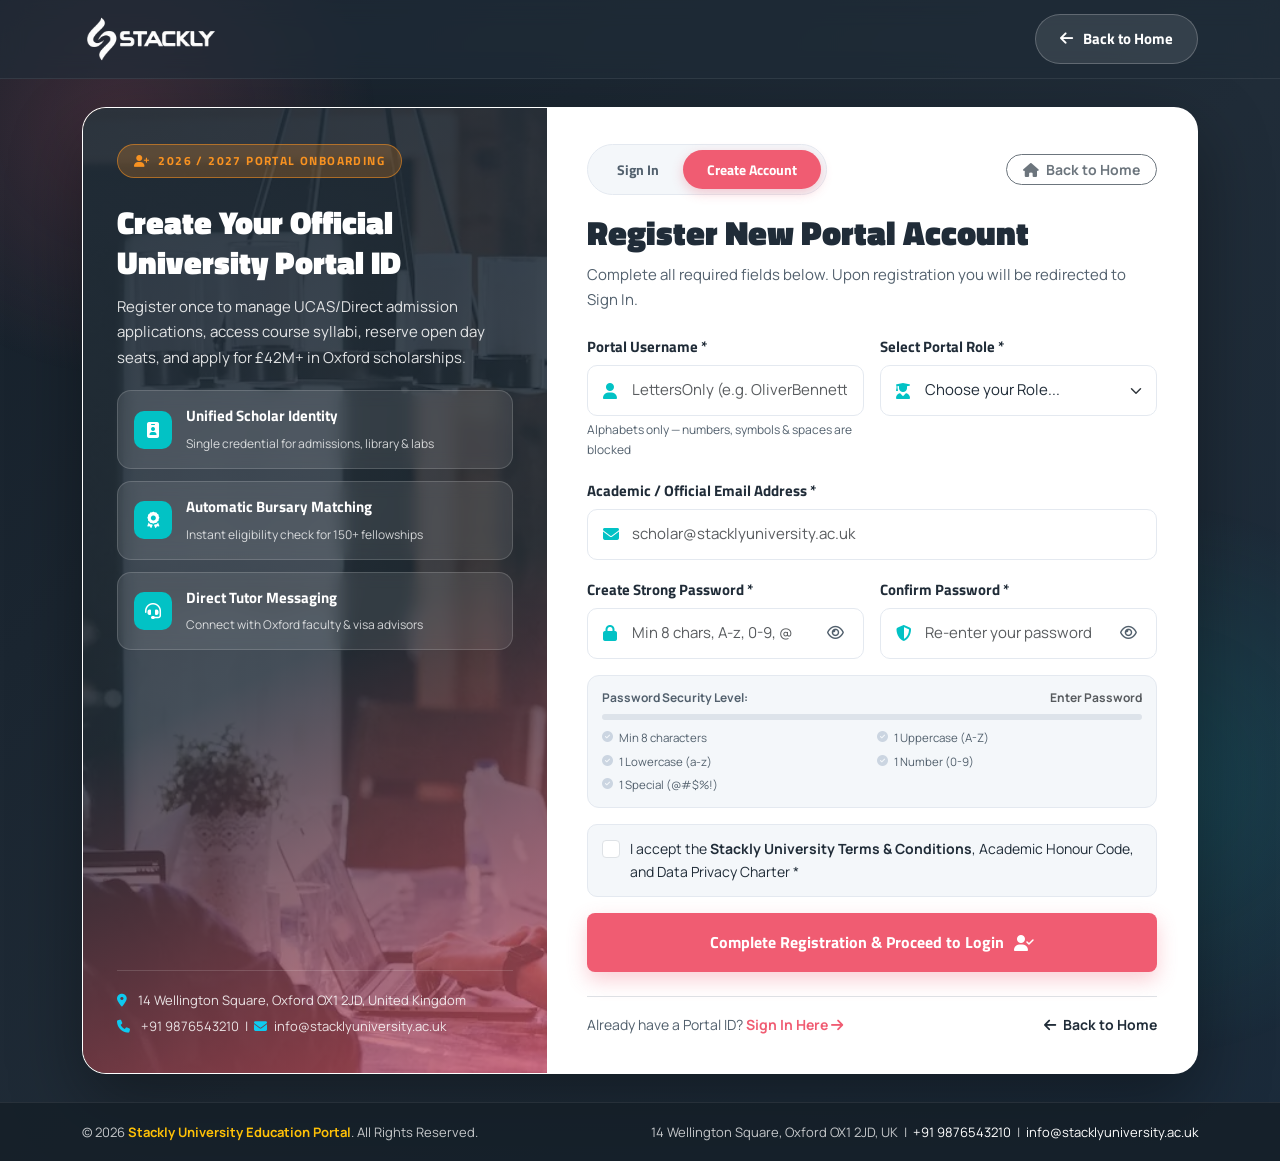
<file: pages/register.html>
<!doctype html>
<html lang="en">
  <head>
    <meta charset="UTF-8" />
    <meta name="viewport" content="width=device-width, initial-scale=1.0" />
    <meta
      name="description"
      content="Create Your Stackly University Education Portal Account - Student, Faculty, Researcher & Applicant Registration."
    />
    <title>Portal Registration | Stackly University Education Portal</title>
    <!-- Favicon -->
    <link
      rel="icon"
      type="image/webp"
      href="../assets/images/logoStackly.webp"
    />
    <!-- Bootstrap 5.3 CSS -->
    <link
      href="https://cdn.jsdelivr.net/npm/bootstrap@5.3.3/dist/css/bootstrap.min.css"
      rel="stylesheet"
    />
    <!-- Font Awesome 6.6 Latest Icons -->
    <link
      href="https://cdnjs.cloudflare.com/ajax/libs/font-awesome/6.6.0/css/all.min.css"
      rel="stylesheet"
    />
    <!-- Main & Auth Stylesheets -->
    <link rel="stylesheet" href="../assets/css/styles.css" />
    <link rel="stylesheet" href="../assets/css/auth.css" />
  </head>
  <body class="auth_page_wrapper">
    <!-- Top Bar with Logo & Back to Home Button -->
    <header class="auth_topbar">
      <div class="container">
        <div class="auth_topbar_inner">
          <a href="../index.html" class="auth_brand_link">
            <img
              src="../assets/images/logoStackly.webp"
              alt="Stackly University Education Portal Logo"
            />
          </a>
          <div class="d-flex align-items-center gap-3">
            <a href="../index.html" class="back_home_btn">
              <i class="fa-solid fa-arrow-left"></i> Back to Home
            </a>
          </div>
        </div>
      </div>
    </header>

    <!-- Main Register Card Section -->
    <main class="auth_main_section">
      <div class="container">
        <div class="auth_split_card" data-reveal="zoom">
          <div class="row g-0">
            <!-- Left Visual Panel -->
            <div class="col-lg-5">
              <div
                class="auth_visual_panel"
                style="
                  background-image: url(&quot;../assets/images/register/hero-banner.webp&quot;);
                "
                data-reveal="left"
              >
                <div>
                  <span class="auth_visual_badge"
                    ><i class="fa-solid fa-user-plus"></i> 2026 / 2027 Portal
                    Onboarding</span
                  >
                  <div class="auth_visual_content mt-4">
                    <h2>Create Your Official University Portal ID</h2>
                    <p>
                      Register once to manage UCAS/Direct admission
                      applications, access course syllabi, reserve open day
                      seats, and apply for £42M+ in Oxford scholarships.
                    </p>
                  </div>
                  <div class="auth_feature_pills">
                    <div class="auth_feature_pill">
                      <i class="fa-solid fa-id-badge"></i>
                      <div>
                        <strong>Unified Scholar Identity</strong>
                        <span
                          >Single credential for admissions, library &amp;
                          labs</span
                        >
                      </div>
                    </div>
                    <div class="auth_feature_pill">
                      <i class="fa-solid fa-award"></i>
                      <div>
                        <strong>Automatic Bursary Matching</strong>
                        <span
                          >Instant eligibility check for 150+ fellowships</span
                        >
                      </div>
                    </div>
                    <div class="auth_feature_pill">
                      <i class="fa-solid fa-headset"></i>
                      <div>
                        <strong>Direct Tutor Messaging</strong>
                        <span
                          >Connect with Oxford faculty &amp; visa advisors</span
                        >
                      </div>
                    </div>
                  </div>
                </div>
                <div class="auth_visual_footer">
                  <div class="mb-1">
                    <i class="fa-solid fa-location-dot text-info me-2"></i> 14
                    Wellington Square, Oxford OX1 2JD, United Kingdom
                  </div>
                  <div>
                    <i class="fa-solid fa-phone text-info me-2"></i> +91
                    9876543210 &nbsp;|&nbsp;
                    <i class="fa-solid fa-envelope text-info me-1"></i>
                    info@stacklyuniversity.ac.uk
                  </div>
                </div>
              </div>
            </div>

            <!-- Right Register Form Panel -->
            <div class="col-lg-7">
              <div
                class="auth_form_panel"
                data-reveal="right"
                data-reveal-delay="150"
              >
                <div class="auth_form_header">
                  <div
                    class="d-flex flex-wrap align-items-center justify-content-between gap-2 mb-3"
                  >
                    <div class="auth_mode_tabs mb-0">
                      <a href="login.html" class="auth_mode_tab">Sign In</a>
                      <a href="register.html" class="auth_mode_tab active"
                        >Create Account</a
                      >
                    </div>
                    <a
                      href="../index.html"
                      class="btn btn-sm btn-outline-secondary rounded-pill px-3 fw-bold"
                    >
                      <i class="fa-solid fa-house me-1"></i> Back to Home
                    </a>
                  </div>
                  <h1>Register New Portal Account</h1>
                  <p>
                    Complete all required fields below. Upon registration you
                    will be redirected to Sign In.
                  </p>
                </div>

                <form
                  id="portalRegisterForm"
                  class="auth-validated-form"
                  novalidate
                >
                  <div class="row g-3">
                    <!-- Field 1: Username (Letters ONLY - No numbers, no special chars, NO SPACES) -->
                    <div class="col-md-6">
                      <label for="regUsername" class="form-label"
                        >Portal Username *</label
                      >
                      <div class="auth_input_group">
                        <i class="fa-solid fa-user auth_input_icon"></i>
                        <input
                          type="text"
                          id="regUsername"
                          name="username"
                          class="form-control strict-username-field"
                          data-validation="strict-username"
                          placeholder="LettersOnly (e.g. OliverBennett)"
                          maxlength="16"
                          autocomplete="username"
                          required
                        />
                      </div>
                      <small class="field_hint"
                        >Alphabets only — numbers, symbols &amp; spaces are
                        blocked</small
                      >
                    </div>

                    <!-- Field 2: Role -->
                    <div class="col-md-6">
                      <label for="regRole" class="form-label"
                        >Select Portal Role *</label
                      >
                      <div class="auth_input_group">
                        <i
                          class="fa-solid fa-user-graduate auth_input_icon"
                        ></i>
                        <select
                          id="regRole"
                          name="role"
                          class="form-select"
                          required
                        >
                          <option value="">Choose your Role...</option>
                          <option value="Student">
                            Undergraduate / Postgraduate Student
                          </option>
                          <option value="Admissions">
                            Admissions &amp; Registry Administrator
                          </option>
                          <option value="Faculty">
                            Faculty Professor / Academic Tutor
                          </option>
                          <option value="Researcher">
                            Doctoral Researcher / Fellow
                          </option>
                          <option value="Alumni">
                            University Alumni Member
                          </option>
                        </select>
                      </div>
                    </div>

                    <!-- Field 3: Email -->
                    <div class="col-12">
                      <label for="regEmail" class="form-label"
                        >Academic / Official Email Address *</label
                      >
                      <div class="auth_input_group">
                        <i class="fa-solid fa-envelope auth_input_icon"></i>
                        <input
                          type="email"
                          id="regEmail"
                          name="email"
                          class="form-control"
                          placeholder="scholar@stacklyuniversity.ac.uk"
                          autocomplete="email"
                          required
                        />
                      </div>
                    </div>

                    <!-- Field 4: Password with Weak Password Validation -->
                    <div class="col-md-6">
                      <label for="regPassword" class="form-label"
                        >Create Strong Password *</label
                      >
                      <div class="auth_input_group">
                        <i class="fa-solid fa-lock auth_input_icon"></i>
                        <input
                          type="password"
                          id="regPassword"
                          name="password"
                          class="form-control password-strength-field"
                          data-strength-target="regStrengthBox"
                          placeholder="Min 8 chars, A-z, 0-9, @"
                          autocomplete="new-password"
                          required
                        />
                        <button
                          type="button"
                          class="password_toggle_btn"
                          data-toggle-password="regPassword"
                          aria-label="Toggle password visibility"
                        >
                          <i class="fa-regular fa-eye"></i>
                        </button>
                      </div>
                    </div>

                    <!-- Field 5: Confirm Password -->
                    <div class="col-md-6">
                      <label for="regConfirmPassword" class="form-label"
                        >Confirm Password *</label
                      >
                      <div class="auth_input_group">
                        <i
                          class="fa-solid fa-shield-halved auth_input_icon"
                        ></i>
                        <input
                          type="password"
                          id="regConfirmPassword"
                          name="confirm_password"
                          class="form-control"
                          placeholder="Re-enter your password"
                          autocomplete="new-password"
                          required
                        />
                        <button
                          type="button"
                          class="password_toggle_btn"
                          data-toggle-password="regConfirmPassword"
                          aria-label="Toggle confirm password visibility"
                        >
                          <i class="fa-regular fa-eye"></i>
                        </button>
                      </div>
                      <div
                        id="confirmMatchStatus"
                        class="confirm_match_msg"
                      ></div>
                    </div>

                    <!-- Weak Password Validation Meter for Register -->
                    <div class="col-12">
                      <div
                        id="regPasswordError"
                        class="password_error_msg mb-2"
                      >
                        <i class="fa-solid fa-triangle-exclamation me-1"></i>
                        Weak password: Please satisfy all 5 password strength
                        requirements below.
                      </div>
                      <div
                        class="password_strength_wrap mt-0"
                        id="regStrengthBox"
                      >
                        <div class="strength_bar_Header">
                          <span>Password Security Level:</span>
                          <span class="strength_status_text text-muted"
                            >Enter Password</span
                          >
                        </div>
                        <div class="strength_meter_track">
                          <div class="strength_meter_fill"></div>
                        </div>
                        <ul class="password_criteria_list">
                          <li data-rule="length">
                            <i class="fa-solid fa-circle-check"></i> Min 8
                            characters
                          </li>
                          <li data-rule="upper">
                            <i class="fa-solid fa-circle-check"></i> 1 Uppercase
                            (A-Z)
                          </li>
                          <li data-rule="lower">
                            <i class="fa-solid fa-circle-check"></i> 1 Lowercase
                            (a-z)
                          </li>
                          <li data-rule="number">
                            <i class="fa-solid fa-circle-check"></i> 1 Number
                            (0-9)
                          </li>
                          <li data-rule="special">
                            <i class="fa-solid fa-circle-check"></i> 1 Special
                            (@#$%!)
                          </li>
                        </ul>
                      </div>
                    </div>

                    <!-- Field 6: Terms & Conditions (Required) -->
                    <div class="col-12">
                      <div class="auth_check_box">
                        <input
                          type="checkbox"
                          class="form-check-input"
                          id="regTerms"
                          name="terms"
                          required
                        />
                        <label class="form-check-label" for="regTerms">
                          I accept the
                          <strong
                            >Stackly University Terms &amp; Conditions</strong
                          >, Academic Honour Code, and Data Privacy Charter *
                        </label>
                      </div>
                    </div>

                    <!-- Submit Button -->
                    <div class="col-12 mt-3">
                      <button type="submit" class="button-style-one w-100 py-3">
                        Complete Registration &amp; Proceed to Login
                        <i class="fa-solid fa-user-check"></i>
                      </button>
                    </div>
                  </div>

                  <div
                    id="registerFeedbackBox"
                    class="form_feedback_msg alert alert-success mt-3"
                    role="status"
                  ></div>
                </form>

                <div
                  class="mt-4 pt-3 border-top d-flex flex-wrap align-items-center justify-content-between gap-2 small"
                >
                  <span
                    >Already have a Portal ID?
                    <a
                      href="login.html"
                      class="fw-bold"
                      style="color: var(--primary-color)"
                      >Sign In Here <i class="fa-solid fa-arrow-right"></i></a
                  ></span>
                  <a
                    href="../index.html"
                    class="fw-bold"
                    style="color: var(--theme-color-two)"
                    ><i class="fa-solid fa-arrow-left me-1"></i> Back to Home</a
                  >
                </div>
              </div>
            </div>
          </div>
        </div>
      </div>
    </main>

    <!-- Bottom Footer -->
    <footer class="auth_mini_footer">
      <div
        class="container d-flex flex-wrap align-items-center justify-content-between gap-2"
      >
        <div>
          © 2026
          <a href="../index.html" class="text-warning fw-bold"
            >Stackly University Education Portal</a
          >. All Rights Reserved.
        </div>
        <div>
          14 Wellington Square, Oxford OX1 2JD, UK &nbsp;|&nbsp;
          <a href="#" class="text-white">+91 9876543210</a>
          &nbsp;|&nbsp;
          <a href="#" class="text-white">info@stacklyuniversity.ac.uk</a>
        </div>
      </div>
    </footer>

    <!-- Bootstrap 5.3 JS Bundle -->
    <script src="https://cdn.jsdelivr.net/npm/bootstrap@5.3.3/dist/js/bootstrap.bundle.min.js"></script>
    <!-- Main Theme Script -->
    <script src="../assets/js/script.js"></script>
  </body>
</html>
</file>
<file: assets/css/styles.css>
@import url("https://fonts.googleapis.com/css2?family=Manrope:wght@400;500;600;700;800&family=Titillium+Web:ital,wght@0,400;0,600;0,700;0,900;1,400&display=swap");

:root {
  --primary-color: #f05c72;
  --secondary-color: #f89221;
  --theme-color-one: #02c2c5;
  --theme-color-two: #202c38;
  --titillium: "Titillium Web", sans-serif;
  --manrope: "Manrope", sans-serif;
  --light-bg: #f4f7fa;
  --white: #ffffff;
  --text-color: #52606d;
  --border-color: #e4e9f0;
  --shadow-sm: 0 6px 20px rgba(32, 44, 56, 0.06);
  --shadow-md: 0 14px 35px rgba(32, 44, 56, 0.1);
  --shadow-lg: 0 22px 50px rgba(32, 44, 56, 0.16);
  --transition: all 0.35s cubic-bezier(0.25, 0.8, 0.25, 1);
}

/* ==========================================
   GLOBAL RESET & BASE TYPOGRAPHY
========================================== */
*,
*::before,
*::after {
  box-sizing: border-box;
  margin: 0;
  padding: 0;
}

html {
  scroll-behavior: smooth;
  overflow-x: clip;
}

body {
  font-family: var(--manrope);
  font-size: 16px;
  line-height: 1.7;
  color: var(--text-color);
  background-color: var(--white);
  overflow-x: clip;
}

.boxed_wrapper {
  position: relative;
  width: 100%;
  min-height: 100vh;
  overflow-x: clip;
}

h1,
h2,
h3,
h4,
h5,
h6 {
  font-family: var(--titillium);
  color: var(--theme-color-two);
  font-weight: 700;
  line-height: 1.25;
  margin-bottom: 0.75rem;
}

a {
  color: inherit;
  text-decoration: none;
  transition: var(--transition);
}

a:hover {
  color: var(--primary-color);
}

ul,
ol {
  list-style: none;
  padding: 0;
  margin: 0;
}

img {
  max-width: 100%;
  height: auto;
  display: block;
}

figure {
  margin: 0;
}

/* ==========================================
   SPACING & LAYOUT UTILITIES
========================================== */
.sec_padding_140 {
  padding: 100px 0;
}
.sec_padding_150 {
  padding: 110px 0;
}
.sec_padding_120 {
  padding: 95px 0;
}
.sec_padding_110 {
  padding: 90px 0;
}
.sec_padding_100 {
  padding: 85px 0;
}
.mb_20 {
  margin-bottom: 20px;
}
.mb_30 {
  margin-bottom: 30px;
}
.mb_40 {
  margin-bottom: 40px;
}
.mb_50 {
  margin-bottom: 50px;
}
.mb_60 {
  margin-bottom: 60px;
}
.centred {
  text-align: center;
}

.bg_light_portal {
  background-color: var(--light-bg);
}

.bg_dark_portal {
  background-color: var(--theme-color-two);
  color: var(--white);
}

/* ==========================================
   SECTION TITLES & BADGES
========================================== */
.section_title_one,
.section_title_two {
  position: relative;
}

.section_title_one h5,
.section_title_two h5,
.about_right_content h5,
.theme_subtitle {
  display: inline-flex;
  align-items: center;
  gap: 8px;
  font-family: var(--titillium);
  font-size: 14px;
  font-weight: 700;
  text-transform: uppercase;
  letter-spacing: 1.8px;
  color: var(--primary-color);
  background: rgba(240, 92, 114, 0.1);
  padding: 6px 16px;
  border-radius: 50px;
  margin-bottom: 14px;
}

.section_title_one h2,
.section_title_two h2,
.about_right_content h2 {
  font-size: clamp(28px, 3.5vw, 42px);
  font-weight: 800;
  color: var(--theme-color-two);
  margin-bottom: 15px;
}

.section_title_one p,
.section_title_two p {
  max-width: 680px;
  margin-left: auto;
  margin-right: auto;
  color: var(--text-color);
}

/* ==========================================
   THEME BUTTONS
========================================== */
.button-style-one,
.button-style-two,
.button-style-three {
  display: inline-flex;
  align-items: center;
  justify-content: center;
  gap: 10px;
  font-family: var(--titillium);
  font-size: 16px;
  font-weight: 700;
  padding: 14px 30px;
  border-radius: 8px;
  border: none;
  cursor: pointer;
  position: relative;
  overflow: hidden;
  z-index: 1;
  transition: var(--transition);
  text-decoration: none;
}

.button-style-one {
  background: var(--primary-color);
  color: var(--white) !important;
  box-shadow: 0 8px 20px rgba(240, 92, 114, 0.3);
}

.button-style-one::before {
  content: "";
  position: absolute;
  inset: 0;
  background: var(--theme-color-two);
  transform: scaleX(0);
  transform-origin: right;
  transition: transform 0.35s ease;
  z-index: -1;
}

.button-style-one:hover::before {
  transform: scaleX(1);
  transform-origin: left;
}

.button-style-one:hover {
  transform: translateY(-2px);
  box-shadow: 0 12px 24px rgba(32, 44, 56, 0.25);
}

.button-style-two {
  background: var(--secondary-color);
  color: var(--white) !important;
  box-shadow: 0 8px 20px rgba(248, 146, 33, 0.3);
}

.button-style-two:hover {
  background: var(--theme-color-two);
  color: var(--white) !important;
  transform: translateY(-2px);
}

.button-style-three {
  background: var(--theme-color-one);
  color: var(--white) !important;
  box-shadow: 0 8px 20px rgba(2, 194, 197, 0.3);
}

.button-style-three:hover {
  background: var(--primary-color);
  color: var(--white) !important;
  transform: translateY(-2px);
}

/* ==========================================
   HEADER STYLES (DESKTOP + FIXED + MOBILE)
========================================== */
.main_header {
  position: relative;
  width: 100%;
  z-index: 999;
  background: var(--white);
  transition: var(--transition);
}

/* Header Top */
.header_top_style_one {
  background: var(--theme-color-two);
  color: rgba(255, 255, 255, 0.88);
  padding: 10px 0;
  font-size: 14px;
  border-bottom: 1px solid rgba(255, 255, 255, 0.08);
}

.header_top_inner {
  display: flex;
  align-items: center;
  justify-content: space-between;
  flex-wrap: wrap;
  gap: 12px;
}

.header_top_left p {
  margin: 0;
  display: flex;
  align-items: center;
  gap: 8px;
  font-weight: 500;
}

.header_top_left p span.badge_live {
  background: var(--primary-color);
  color: var(--white);
  font-size: 11px;
  font-weight: 700;
  padding: 2px 10px;
  border-radius: 30px;
  text-transform: uppercase;
}

.header_top_right {
  display: flex;
  align-items: center;
  gap: 24px;
}

.header_top_right .faqs_links a,
.header_top_right .log_info a {
  color: rgba(255, 255, 255, 0.88);
  font-weight: 500;
  display: inline-flex;
  align-items: center;
  gap: 6px;
}

.header_top_right .faqs_links a:hover,
.header_top_right .log_info a:hover {
  color: var(--secondary-color);
}

.social_links_style_one ul {
  display: flex;
  align-items: center;
  gap: 10px;
}

.social_links_style_one ul li a {
  width: 30px;
  height: 30px;
  border-radius: 50%;
  background: rgba(255, 255, 255, 0.1);
  color: var(--white);
  display: inline-flex;
  align-items: center;
  justify-content: center;
  font-size: 13px;
  transition: var(--transition);
}

.social_links_style_one ul li a:hover {
  background: var(--primary-color);
  color: var(--white);
  transform: translateY(-2px);
}

/* Header Middle */
.header_middle_style_one {
  padding: 18px 0;
  background: var(--white);
  border-bottom: 1px solid var(--border-color);
}

.header_middle_inner {
  display: flex;
  align-items: center;
  justify-content: space-between;
  gap: 20px;
}

.header_middle_logo img,
.logo-box img,
.nav-logo img,
.footer_logo img {
  max-height: 52px;
  width: auto;
  object-fit: contain;
  filter: invert(44%) sepia(72%) saturate(600%) hue-rotate(308deg)
    brightness(100%) contrast(95%);
}

.brand_wrap {
  display: inline-flex;
  align-items: center;
  gap: 12px;
}

.brand_text_box {
  display: flex;
  flex-direction: column;
  line-height: 1.15;
}

.brand_title {
  font-family: var(--titillium);
  font-weight: 800;
  font-size: 20px;
  color: var(--theme-color-two);
}

.brand_tag {
  font-size: 11px;
  font-weight: 700;
  text-transform: uppercase;
  letter-spacing: 1.2px;
  color: var(--primary-color);
}

.header_middle_info {
  display: flex;
  align-items: center;
  gap: 32px;
}

.header_middle_info .email_info,
.header_middle_info .phone_info,
.header_middle_info .location_info {
  display: flex;
  align-items: center;
  gap: 12px;
}

.header_middle_info .icon-box {
  width: 44px;
  height: 44px;
  border-radius: 10px;
  background: rgba(2, 194, 197, 0.12);
  color: var(--theme-color-one);
  display: flex;
  align-items: center;
  justify-content: center;
  font-size: 18px;
  flex-shrink: 0;
  transition: var(--transition);
}

.header_middle_info > div:hover .icon-box {
  background: var(--primary-color);
  color: var(--white);
}

.header_middle_info .icon-text {
  display: flex;
  flex-direction: column;
  font-size: 13px;
}

.header_middle_info .icon-text strong {
  font-family: var(--titillium);
  font-size: 14px;
  color: var(--theme-color-two);
  font-weight: 700;
}

.header_middle_info .icon-text a,
.header_middle_info .icon-text span {
  color: var(--text-color);
  font-weight: 600;
}

.header_middle_info .icon-text a:hover {
  color: var(--primary-color);
}

/* Header Lower */
.header_lower_style_one {
  background: var(--white);
  box-shadow: 0 6px 20px rgba(32, 44, 56, 0.06);
  position: relative;
  z-index: 99;
  transition: var(--transition);
}

.header_lower_inner {
  display: flex;
  align-items: center;
  justify-content: space-between;
  min-height: 70px;
}

.mobile_Sticky_brand {
  display: none;
}

.main-menu .navigation {
  display: flex;
  align-items: center;
  gap: 6px;
  margin: 0;
}

.main-menu .navigation > li {
  position: relative;
}

.main-menu .navigation > li > a {
  display: inline-flex;
  align-items: center;
  gap: 6px;
  padding: 14px 16px;
  font-family: var(--titillium);
  font-size: 16px;
  font-weight: 700;
  color: var(--theme-color-two);
  position: relative;
}

.main-menu .navigation > li > a::after {
  content: "";
  position: absolute;
  bottom: 0;
  left: 16px;
  right: 16px;
  height: 3px;
  background: var(--primary-color);
  border-radius: 3px 3px 0 0;
  transform: scaleX(0);
  transition: var(--transition);
}

.main-menu .navigation > li.current > a,
.main-menu .navigation > li:hover > a {
  color: var(--primary-color);
}

.main-menu .navigation > li.current > a::after,
.main-menu .navigation > li:hover > a::after {
  transform: scaleX(1);
}

/* Fixed Header on Scroll (Desktop & Mobile) */
.main_header.is-scrolled .header_lower_style_one {
  position: fixed;
  top: 0;
  left: 0;
  right: 0;
  width: 100%;
  z-index: 9990;
  background: rgba(255, 255, 255, 0.98);
  backdrop-filter: blur(10px);
  box-shadow: 0 10px 30px rgba(32, 44, 56, 0.14);
  animation: slideDownHeader 0.35s ease forwards;
}

.main_header.is-scrolled .mobile_Sticky_brand {
  display: inline-flex;
  margin-right: 20px;
  filter: invert(44%) sepia(72%) saturate(600%) hue-rotate(308deg)
    brightness(100%) contrast(95%);
}

@keyframes slideDownHeader {
  from {
    transform: translateY(-100%);
  }
  to {
    transform: translateY(0);
  }
}

/* Mobile Nav Toggler */
.mobile-nav-toggler {
  display: none;
  width: 44px;
  height: 44px;
  border-radius: 8px;
  background: var(--theme-color-two);
  color: var(--white);
  border: none;
  cursor: pointer;
  flex-direction: column;
  align-items: center;
  justify-content: center;
  gap: 5px;
  padding: 10px;
  transition: var(--transition);
}

.mobile-nav-toggler:hover {
  background: var(--primary-color);
}

.mobile-nav-toggler .icon-bar {
  display: block;
  width: 22px;
  height: 2px;
  background: var(--white);
  border-radius: 2px;
}

/* Fullscreen Mobile Menu */
.mobile-menu {
  position: fixed;
  inset: 0;
  width: 100vw;
  height: 100vh;
  z-index: 10000;
  visibility: hidden;
  opacity: 0;
  pointer-events: none;
  transition: all 0.4s ease;
}

.mobile-menu.open {
  visibility: visible;
  opacity: 1;
  pointer-events: auto;
}

.mobile-menu .menu-backdrop {
  position: absolute;
  inset: 0;
  background: var(--theme-color-two);
}

.mobile-menu .menu-box {
  position: relative;
  width: 100%;
  height: 100%;
  background: linear-gradient(145deg, var(--theme-color-two) 0%, #151e27 100%);
  color: var(--white);
  overflow-y: auto;
  padding: 30px 28px 50px;
  display: flex;
  flex-direction: column;
  justify-content: space-between;
  z-index: 2;
}

.mobile-menu-header {
  display: flex;
  align-items: center;
  justify-content: space-between;
  padding-bottom: 20px;
  border-bottom: 1px solid rgba(255, 255, 255, 0.12);
}

.mobile-menu .close-btn {
  width: 44px;
  height: 44px;
  border-radius: 50%;
  background: var(--primary-color);
  color: var(--white);
  display: flex;
  align-items: center;
  justify-content: center;
  font-size: 18px;
  cursor: pointer;
  border: none;
  transition: var(--transition);
}

.mobile-menu .close-btn:hover {
  background: var(--secondary-color);
  transform: rotate(90deg);
}

.mobile-menu .navigation {
  margin: 25px 0;
  display: flex;
  flex-direction: column;
  gap: 6px;
}

.mobile-menu .navigation li a {
  display: flex;
  align-items: center;
  justify-content: space-between;
  padding: 14px 18px;
  border-radius: 10px;
  font-family: var(--titillium);
  font-size: 20px;
  font-weight: 700;
  color: var(--white);
  background: rgba(255, 255, 255, 0.04);
  border: 1px solid rgba(255, 255, 255, 0.06);
}

.mobile-menu .navigation li.current a,
.mobile-menu .navigation li a:hover {
  background: var(--primary-color);
  border-color: var(--primary-color);
  color: var(--white);
}

.mobile-menu .contact-info {
  background: rgba(255, 255, 255, 0.05);
  border-radius: 14px;
  padding: 20px;
  margin-bottom: 20px;
  border: 1px solid rgba(255, 255, 255, 0.08);
}

.mobile-menu .contact-info h4 {
  color: var(--secondary-color);
  font-size: 18px;
  margin-bottom: 12px;
}

.mobile-menu .contact-info ul li {
  color: rgba(255, 255, 255, 0.85);
  margin-bottom: 8px;
  font-size: 14px;
  display: flex;
  align-items: center;
  gap: 10px;
}

.mobile-menu .contact-info ul li i {
  color: var(--theme-color-one);
}

.mobile-menu .social-links {
  display: flex;
  align-items: center;
  justify-content: center;
  gap: 12px;
}

.mobile-menu .social-links li a {
  width: 42px;
  height: 42px;
  border-radius: 50%;
  background: rgba(255, 255, 255, 0.1);
  color: var(--white);
  display: flex;
  align-items: center;
  justify-content: center;
  font-size: 16px;
}

.mobile-menu .social-links li a:hover {
  background: var(--primary-color);
}

/* ==========================================
   COMMON INNER PAGE BANNER & BREADCRUMBS
========================================== */
.page_banner_section {
  position: relative;
  padding: 115px 0 95px;
  background-size: cover;
  background-position: center;
  background-repeat: no-repeat;
  color: var(--white);
  overflow: hidden;
  z-index: 1;
}

.page_banner_section::before {
  content: "";
  position: absolute;
  inset: 0;
  background: linear-gradient(
    120deg,
    rgba(32, 44, 56, 0.92) 0%,
    rgba(32, 44, 56, 0.78) 55%,
    rgba(2, 194, 197, 0.45) 100%
  );
  z-index: -1;
}

.page_banner_content {
  max-width: 780px;
}

.page_banner_badge {
  display: inline-flex;
  align-items: center;
  gap: 8px;
  background: rgba(248, 146, 33, 0.2);
  border: 1px solid rgba(248, 146, 33, 0.5);
  color: var(--secondary-color);
  padding: 6px 18px;
  border-radius: 50px;
  font-family: var(--titillium);
  font-size: 13px;
  font-weight: 700;
  text-transform: uppercase;
  letter-spacing: 1.5px;
  margin-bottom: 16px;
}

.page_banner_content h1 {
  color: var(--white);
  font-size: clamp(32px, 4.5vw, 52px);
  font-weight: 900;
  margin-bottom: 16px;
}

.page_banner_content p {
  color: rgba(255, 255, 255, 0.88);
  font-size: 17px;
  margin-bottom: 26px;
}

.theme_breadcrumb {
  display: inline-flex;
  align-items: center;
  flex-wrap: wrap;
  gap: 10px;
  background: rgba(255, 255, 255, 0.1);
  backdrop-filter: blur(8px);
  padding: 10px 22px;
  border-radius: 50px;
  border: 1px solid rgba(255, 255, 255, 0.16);
  font-size: 14px;
  font-weight: 600;
}

.theme_breadcrumb li {
  display: inline-flex;
  align-items: center;
  gap: 10px;
  color: rgba(255, 255, 255, 0.8);
}

.theme_breadcrumb li a {
  color: var(--white);
}

.theme_breadcrumb li a:hover {
  color: var(--secondary-color);
}

.theme_breadcrumb li.active {
  color: var(--secondary-color);
  font-weight: 700;
}

/* ==========================================
   HOME PAGE: SECTION 1 - HERO BANNER
========================================== */
.banner_home_one {
  position: relative;
  padding: 50px 0 145px;
  background-size: cover;
  background-position: center;
  color: var(--white);
  z-index: 1;
  overflow: hidden;
}

.banner_home_one::before {
  content: "";
  position: absolute;
  inset: 0;
  background: linear-gradient(
    110deg,
    rgba(32, 44, 56, 0.93) 0%,
    rgba(32, 44, 56, 0.78) 55%,
    rgba(240, 92, 114, 0.45) 100%
  );
  z-index: -1;
}

.banner_left_text h4 {
  display: inline-flex;
  align-items: center;
  gap: 10px;
  color: var(--secondary-color);
  background: rgba(248, 146, 33, 0.15);
  border: 1px solid rgba(248, 146, 33, 0.4);
  padding: 8px 20px;
  border-radius: 50px;
  font-size: 15px;
  text-transform: uppercase;
  letter-spacing: 1.5px;
  margin-bottom: 20px;
}

.banner_left_text h1 {
  color: var(--white);
  font-size: clamp(36px, 5vw, 60px);
  font-weight: 900;
  line-height: 1.15;
  margin-bottom: 20px;
}

.banner_left_text h1 span {
  color: var(--theme-color-one);
}

.banner_left_text p {
  color: rgba(255, 255, 255, 0.88);
  font-size: 18px;
  margin-bottom: 32px;
  max-width: 600px;
}

.banner_btn_group {
  display: flex;
  flex-wrap: wrap;
  gap: 16px;
  margin-bottom: 35px;
}

.banner_quick_metrics {
  display: flex;
  flex-wrap: wrap;
  gap: 28px;
  padding-top: 24px;
  border-top: 1px solid rgba(255, 255, 255, 0.15);
}

.banner_metric_item strong {
  display: block;
  font-family: var(--titillium);
  font-size: 26px;
  font-weight: 800;
  color: var(--secondary-color);
}

.banner_metric_item span {
  font-size: 13px;
  color: rgba(255, 255, 255, 0.8);
}

.banner_right_card {
  background: rgba(255, 255, 255, 0.1);
  backdrop-filter: blur(12px);
  border: 1px solid rgba(255, 255, 255, 0.2);
  border-radius: 20px;
  padding: 32px;
  text-align: center;
  box-shadow: var(--shadow-lg);
}

.banner_right_vedio_button {
  margin: 20px 0;
}

.banner_right_vedio_button a {
  width: 84px;
  height: 84px;
  border-radius: 50%;
  background: var(--primary-color);
  color: var(--white);
  display: inline-flex;
  align-items: center;
  justify-content: center;
  font-size: 26px;
  box-shadow: 0 0 0 14px rgba(240, 92, 114, 0.25);
  animation: pulsePlay 2s infinite;
}

@keyframes pulsePlay {
  0% {
    box-shadow: 0 0 0 0 rgba(240, 92, 114, 0.5);
  }
  70% {
    box-shadow: 0 0 0 22px rgba(240, 92, 114, 0);
  }
  100% {
    box-shadow: 0 0 0 0 rgba(240, 92, 114, 0);
  }
}

/* ==========================================
   HOME PAGE: SECTION 2 - FEATURE BLOCKS
========================================== */
.feature_section_home_one {
  position: relative;
  background: var(--light-bg);
}

.feature_block_one {
  background: var(--white);
  border-radius: 16px;
  padding: 36px 30px;
  height: 100%;
  display: flex;
  flex-direction: column;
  position: relative;
  overflow: hidden;
  border: 1px solid var(--border-color);
  box-shadow: var(--shadow-sm);
  transition: var(--transition);
}

.feature_block_one::after {
  content: "";
  position: absolute;
  bottom: 0;
  left: 0;
  width: 100%;
  height: 4px;
  background: linear-gradient(
    90deg,
    var(--primary-color),
    var(--secondary-color),
    var(--theme-color-one)
  );
  transform: scaleX(0);
  transition: var(--transition);
}

.feature_block_one:hover {
  transform: translateY(-8px);
  box-shadow: var(--shadow-md);
}

.feature_block_one:hover::after {
  transform: scaleX(1);
}

.feature_block_one .icon_box {
  display: flex;
  align-items: center;
  justify-content: space-between;
  margin-bottom: 22px;
}

.feature_block_one .icon_box .icon {
  width: 68px;
  height: 68px;
  border-radius: 16px;
  background: rgba(240, 92, 114, 0.1);
  color: var(--primary-color);
  display: flex;
  align-items: center;
  justify-content: center;
  font-size: 28px;
  transition: var(--transition);
}

.feature_block_one:hover .icon_box .icon {
  background: var(--primary-color);
  color: var(--white);
  transform: rotateY(180deg);
}

.feature_block_one .icon_box .bg_icon {
  font-size: 56px;
  color: rgba(32, 44, 56, 0.04);
}

.feature_block_one .feature_content {
  display: flex;
  flex-direction: column;
  flex-grow: 1;
}

.feature_block_one .feature_content h3 {
  font-size: 22px;
  margin-bottom: 12px;
}

.feature_block_one .feature_content p {
  margin-bottom: 18px;
  flex-grow: 1;
}

/* ==========================================
   HOME PAGE: SECTION 3 - ABOUT SECTION
========================================== */
.about_section_home_one {
  padding: 105px 0;
  position: relative;
}

.about_left_image {
  position: relative;
  padding-right: 40px;
  padding-bottom: 45px;
}

.about_left_image .image_one {
  border-radius: 18px;
  overflow: hidden;
  box-shadow: var(--shadow-md);
}

.about_left_image .image_one img,
.about_left_image .image_two img {
  width: 100%;
  height: 400px;
  object-fit: cover;
  transition: var(--transition);
}

.about_left_image:hover .image_one img {
  transform: scale(1.05);
}

.about_left_image .image_two {
  position: absolute;
  bottom: 0;
  right: 0;
  width: 58%;
  border-radius: 16px;
  overflow: hidden;
  border: 6px solid var(--white);
  box-shadow: var(--shadow-lg);
}

.about_left_image .image_two img {
  height: 230px;
}

.about_experience_badge {
  position: absolute;
  top: 25px;
  left: -15px;
  background: var(--theme-color-two);
  color: var(--white);
  padding: 18px 24px;
  border-radius: 14px;
  border-left: 5px solid var(--secondary-color);
  box-shadow: var(--shadow-md);
}

.about_experience_badge strong {
  display: block;
  font-family: var(--titillium);
  font-size: 30px;
  color: var(--secondary-color);
  line-height: 1;
}

.feature_list li {
  display: flex;
  align-items: center;
  gap: 10px;
  font-weight: 600;
  color: var(--theme-color-two);
  margin-bottom: 14px;
}

.feature_list li i {
  width: 26px;
  height: 26px;
  border-radius: 50%;
  background: rgba(2, 194, 197, 0.15);
  color: var(--theme-color-one);
  display: inline-flex;
  align-items: center;
  justify-content: center;
  font-size: 12px;
}

/* ==========================================
   HOME PAGE: SECTION 4 - LABORATORY & FACILITIES
========================================== */
.services_section_home_one {
  position: relative;
  background-size: cover;
  background-position: center;
  background-attachment: fixed;
  z-index: 1;
}

.services_section_home_one::before {
  content: "";
  position: absolute;
  inset: 0;
  background: linear-gradient(
    90deg,
    rgba(32, 44, 56, 0.94) 0%,
    rgba(32, 44, 56, 0.72) 60%,
    rgba(32, 44, 56, 0.4) 100%
  );
  z-index: -1;
}

.services_content_home_one {
  max-width: 650px;
  background: rgba(255, 255, 255, 0.07);
  backdrop-filter: blur(10px);
  border: 1px solid rgba(255, 255, 255, 0.16);
  padding: 48px 42px;
  border-radius: 20px;
  color: var(--white);
}

.services_content_home_one h2 {
  color: var(--white);
  font-size: clamp(28px, 3.6vw, 44px);
  margin-bottom: 18px;
}

.services_content_home_one p {
  color: rgba(255, 255, 255, 0.86);
  margin-bottom: 26px;
}

/* ==========================================
   HOME PAGE: SECTION 5 - FUNFACTS COUNTER
========================================== */
.funfact_section_home_one {
  margin-top: -55px;
  position: relative;
  z-index: 5;
  padding-bottom: 60px;
}

.funfact_section_home_one .inner_container {
  background: linear-gradient(135deg, var(--theme-color-two) 0%, #2a3a4a 100%);
  border-radius: 20px;
  padding: 50px 35px;
  box-shadow: var(--shadow-lg);
  border-bottom: 5px solid var(--primary-color);
}

.funfact_block_one .inner_box {
  padding: 15px;
  border-right: 1px solid rgba(255, 255, 255, 0.1);
}

.funfact_block:last-child .funfact_block_one .inner_box {
  border-right: none;
}

.funfact_block_one .count_outer {
  font-family: var(--titillium);
  font-size: 46px;
  font-weight: 900;
  color: var(--secondary-color);
  line-height: 1.1;
  margin-bottom: 8px;
}

.funfact_block_one p {
  color: var(--white);
  font-weight: 600;
  font-size: 16px;
  margin: 0;
  text-transform: capitalize;
}

/* ==========================================
   HOME PAGE: SECTION 6 - PROGRAMS SHOWCASE
========================================== */
.programs_section_home_one {
  padding: 60px 20px 80px;
}

.programs_block_one {
  border-radius: 16px;
  overflow: hidden;
  background: var(--white);
  box-shadow: var(--shadow-sm);
  border: 1px solid var(--border-color);
  height: 100%;
  display: flex;
  flex-direction: column;
  transition: var(--transition);
}

.programs_block_one .inner_box {
  display: flex;
  flex-direction: column;
  height: 100%;
}

.programs_block_one .image_box {
  position: relative;
  overflow: hidden;
  height: 240px;
}

.programs_block_one .image_box img {
  width: 100%;
  height: 100%;
  object-fit: cover;
  transition: var(--transition);
}

.programs_block_one:hover .image_box img {
  transform: scale(1.08);
}

.programs_block_one .lower_content {
  padding: 28px 24px;
  flex-grow: 1;
  display: flex;
  flex-direction: column;
}

.programs_block_one .lower_content .inner {
  display: flex;
  flex-direction: column;
  flex-grow: 1;
}

.programs_block_one h4 {
  font-size: 21px;
  margin-bottom: 10px;
}

.programs_block_one p {
  font-size: 14px;
  margin-bottom: 18px;
  flex-grow: 1;
}

.programs_block_one .link-btn a {
  display: inline-flex;
  align-items: center;
  gap: 8px;
  font-family: var(--titillium);
  font-weight: 700;
  color: var(--primary-color);
}

.programs_block_one:hover {
  transform: translateY(-8px);
  box-shadow: var(--shadow-md);
  border-color: var(--primary-color);
}

/* ==========================================
   HOME PAGE: SECTION 7 - OUR STUDIES DEPARTMENTS
========================================== */
.studies_section_home_one {
  background: var(--light-bg);
}

.studies_block_one {
  background: var(--white);
  border-radius: 16px;
  padding: 34px 26px;
  text-align: center;
  height: 100%;
  display: flex;
  flex-direction: column;
  border: 1px solid var(--border-color);
  box-shadow: var(--shadow-sm);
  transition: var(--transition);
}

.studies_block_one .inner_box {
  display: flex;
  flex-direction: column;
  height: 100%;
}

.studies_block_one .image_box {
  width: 74px;
  height: 74px;
  margin: 0 auto 20px;
  border-radius: 50%;
  background: rgba(2, 194, 197, 0.12);
  color: var(--theme-color-one);
  display: flex;
  align-items: center;
  justify-content: center;
  font-size: 30px;
  transition: var(--transition);
}

.studies_block_one:hover {
  transform: translateY(-8px);
  background: var(--theme-color-two);
  color: var(--white);
  box-shadow: var(--shadow-md);
}

.studies_block_one:hover h3 a,
.studies_block_one:hover p {
  color: var(--white);
}

.studies_block_one:hover .image_box {
  background: var(--primary-color);
  color: var(--white);
}

/* ==========================================
   UNIVERSAL PORTAL CARDS (EQUAL ALIGNMENT)
========================================== */
.portal_card {
  background: var(--white);
  border-radius: 16px;
  border: 1px solid var(--border-color);
  box-shadow: var(--shadow-sm);
  overflow: hidden;
  height: 100%;
  display: flex;
  flex-direction: column;
  transition: var(--transition);
}

.portal_card:hover {
  transform: translateY(-8px);
  box-shadow: var(--shadow-md);
  border-color: rgba(240, 92, 114, 0.45);
}

.portal_card_img {
  position: relative;
  height: 225px;
  overflow: hidden;
}

.portal_card_img img {
  width: 100%;
  height: 100%;
  object-fit: cover;
  transition: var(--transition);
}

.portal_card:hover .portal_card_img img {
  transform: scale(1.08);
}

.portal_card_badge {
  position: absolute;
  top: 16px;
  left: 16px;
  background: var(--primary-color);
  color: var(--white);
  font-family: var(--titillium);
  font-size: 12px;
  font-weight: 700;
  padding: 5px 14px;
  border-radius: 50px;
  text-transform: uppercase;
}

.portal_card_body {
  padding: 26px;
  display: flex;
  flex-direction: column;
  flex-grow: 1;
}

.portal_card_body h3,
.portal_card_body h4 {
  font-size: 21px;
  margin-bottom: 12px;
}

.portal_card_body p {
  margin-bottom: 20px;
  flex-grow: 1;
}

.portal_card_footer {
  margin-top: auto;
  padding-top: 16px;
  border-top: 1px solid var(--border-color);
  display: flex;
  align-items: center;
  justify-content: space-between;
}

/* ==========================================
   HOME PAGE: BLOG, EVENTS, CLIENTS, INSTAGRAM, NEWSLETTER
========================================== */
.blog_section_home_one .outer_box {
  display: flex;
  align-items: flex-end;
  justify-content: space-between;
  flex-wrap: wrap;
  gap: 20px;
  margin-bottom: 45px;
}

.blog_block_one {
  background: var(--white);
  border-radius: 16px;
  overflow: hidden;
  border: 1px solid var(--border-color);
  box-shadow: var(--shadow-sm);
  height: 100%;
  display: flex;
  flex-direction: column;
  transition: var(--transition);
}

.blog_block_one .inner_box {
  display: flex;
  flex-direction: column;
  height: 100%;
}

.blog_block_one .blog_image {
  position: relative;
  height: 230px;
  overflow: hidden;
}

.blog_block_one .blog_image img {
  width: 100%;
  height: 100%;
  object-fit: cover;
  transition: var(--transition);
}

.blog_block_one:hover .blog_image img {
  transform: scale(1.08);
}

.blog_block_one .blog_image .link_btn {
  position: absolute;
  bottom: 15px;
  right: 15px;
}

.blog_block_one .blog_image .link_btn a {
  background: var(--primary-color);
  color: var(--white);
  font-size: 13px;
  font-weight: 700;
  padding: 6px 16px;
  border-radius: 50px;
}

.blog_block_one .lower_content {
  padding: 26px;
  display: flex;
  flex-direction: column;
  flex-grow: 1;
}

.blog_block_one .post_info {
  display: flex;
  align-items: center;
  gap: 18px;
  font-size: 13px;
  color: var(--text-color);
  margin-bottom: 12px;
}

.blog_block_one .post_info i {
  color: var(--theme-color-one);
  margin-right: 5px;
}

.blog_block_one:hover {
  transform: translateY(-8px);
  box-shadow: var(--shadow-md);
}

/* Events Section Home */
.event_section_home_one {
  padding: 95px 0;
  background: var(--theme-color-two);
  color: var(--white);
  position: relative;
}

.event_block_one {
  background: rgba(255, 255, 255, 0.06);
  border: 1px solid rgba(255, 255, 255, 0.14);
  border-radius: 16px;
  padding: 30px;
  height: 100%;
  display: flex;
  flex-direction: column;
  justify-content: space-between;
  transition: var(--transition);
}

.event_block_one:hover {
  background: var(--white);
  color: var(--theme-color-two);
  transform: translateY(-8px);
}

.event_block_one h5 {
  color: var(--secondary-color);
  font-size: 16px;
  margin-bottom: 14px;
}

.event_block_one h5 strong {
  font-size: 34px;
  margin-right: 6px;
  color: var(--primary-color);
}

.event_block_one h4 a {
  color: var(--white);
  font-size: 21px;
}

.event_block_one:hover h4 a {
  color: var(--theme-color-two);
}

.event_block_one .event_info {
  margin: 16px 0 22px;
}

.event_block_one .event_info li {
  font-size: 14px;
  margin-bottom: 8px;
  color: rgba(255, 255, 255, 0.8);
}

.event_block_one:hover .event_info li {
  color: var(--text-color);
}

.event_block_one .event_info li i {
  color: var(--theme-color-one);
  margin-right: 8px;
}

.event_block_one .link_btn a {
  font-family: var(--titillium);
  font-weight: 700;
  color: var(--secondary-color);
  display: inline-flex;
  align-items: center;
  gap: 8px;
}

/* Partners / Accreditations */
.partner_badge_card {
  background: var(--white);
  border: 1px solid var(--border-color);
  border-radius: 14px;
  padding: 26px 20px;
  text-align: center;
  height: 100%;
  display: flex;
  flex-direction: column;
  align-items: center;
  justify-content: center;
  box-shadow: var(--shadow-sm);
  transition: var(--transition);
}

.partner_badge_card i {
  font-size: 36px;
  color: var(--theme-color-one);
  margin-bottom: 12px;
  transition: var(--transition);
}

.partner_badge_card:hover {
  transform: translateY(-6px);
  border-color: var(--primary-color);
  box-shadow: var(--shadow-md);
}

.partner_badge_card:hover i {
  color: var(--primary-color);
}

/* Instagram / Campus Gallery */
.instagram_section_home_one {
  padding: 90px 0;
}

.instagram_image_box {
  position: relative;
  border-radius: 14px;
  overflow: hidden;
  height: 230px;
  box-shadow: var(--shadow-sm);
}

.instagram_image_box img {
  width: 100%;
  height: 100%;
  object-fit: cover;
  transition: var(--transition);
}

.instagram_image_box .insta_overlay {
  position: absolute;
  inset: 0;
  background: rgba(32, 44, 56, 0.72);
  display: flex;
  flex-direction: column;
  align-items: center;
  justify-content: center;
  color: var(--white);
  opacity: 0;
  transition: var(--transition);
  padding: 15px;
  text-align: center;
}

.instagram_image_box:hover img {
  transform: scale(1.1);
}

.instagram_image_box:hover .insta_overlay {
  opacity: 1;
}

/* Newsletter Section */
.newsletter_section_home_one {
  padding: 80px 0;
  background: linear-gradient(
    125deg,
    var(--primary-color) 0%,
    var(--secondary-color) 100%
  );
  color: var(--white);
  position: relative;
}

.newsletter_innar_box {
  display: flex;
  align-items: center;
  justify-content: space-between;
  flex-wrap: wrap;
  gap: 28px;
}

.newsletter_innar_box h3 {
  color: var(--white);
  font-size: clamp(24px, 3vw, 34px);
  margin: 0;
}

.newsletter_form {
  display: flex;
  flex-wrap: wrap;
  gap: 12px;
  flex: 1;
  max-width: 540px;
}

.newsletter_form input {
  flex: 1;
  min-width: 240px;
  padding: 15px 22px;
  border-radius: 8px;
  border: 2px solid transparent;
  font-size: 15px;
  outline: none;
}

.newsletter_form input:focus {
  border-color: var(--theme-color-two);
}

/* ==========================================
   FORMS & VALIDATION UI
========================================== */
.portal_form_box {
  background: var(--white);
  border-radius: 20px;
  padding: 40px;
  box-shadow: var(--shadow-md);
  border: 1px solid var(--border-color);
}

.form-label {
  font-family: var(--titillium);
  font-weight: 700;
  color: var(--theme-color-two);
  margin-bottom: 6px;
  font-size: 15px;
}

.form-control,
.form-select {
  padding: 13px 16px;
  border-radius: 10px;
  border: 1.5px solid var(--border-color);
  font-size: 15px;
  color: var(--theme-color-two);
  transition: var(--transition);
}

.form-control:focus,
.form-select:focus {
  border-color: var(--primary-color);
  box-shadow: 0 0 0 4px rgba(240, 92, 114, 0.14);
}

.field_hint {
  font-size: 12px;
  color: var(--text-color);
  margin-top: 4px;
  display: block;
}

.form_feedback_msg {
  display: none;
  margin-top: 16px;
  padding: 14px 20px;
  border-radius: 10px;
  font-weight: 600;
}

.form_feedback_msg.show {
  display: block;
}

/* ==========================================
   MAIN FOOTER & SCROLL TO TOP
========================================== */
.main_footer {
  background: var(--theme-color-two);
  color: rgba(255, 255, 255, 0.8);
  padding-top: 85px;
  position: relative;
}

.footer_middle {
  padding-bottom: 60px;
  border-bottom: 1px solid rgba(255, 255, 255, 0.1);
}

.footer_widget h4.footer_widget_title {
  color: var(--white);
  font-size: 20px;
  margin-bottom: 24px;
  position: relative;
  padding-bottom: 10px;
}

.footer_widget h4.footer_widget_title::after {
  content: "";
  position: absolute;
  bottom: 0;
  left: 0;
  width: 40px;
  height: 3px;
  background: var(--primary-color);
  border-radius: 2px;
}

.about_widget p {
  margin: 18px 0;
  color: rgba(255, 255, 255, 0.78);
}

.about_widget h5 {
  color: var(--secondary-color);
  font-size: 17px;
  margin-bottom: 8px;
}

.footer_contact_list li {
  display: flex;
  align-items: flex-start;
  gap: 10px;
  margin-bottom: 10px;
  font-size: 14px;
}

.footer_contact_list li i {
  color: var(--theme-color-one);
  margin-top: 5px;
}

.quick_links_list li,
.links_list li,
.get_in_touch_list li {
  margin-bottom: 12px;
}

.quick_links_list li a,
.links_list li a,
.get_in_touch_list li a {
  color: rgba(255, 255, 255, 0.78);
  display: inline-flex;
  align-items: center;
  gap: 8px;
  transition: var(--transition);
}

.quick_links_list li a:hover,
.links_list li a:hover,
.get_in_touch_list li a:hover {
  color: var(--secondary-color);
  transform: translateX(5px);
}

.footer_bottom_home_one {
  padding: 26px 0;
  display: flex;
  align-items: center;
  justify-content: space-between;
  flex-wrap: wrap;
  gap: 16px;
}

.copyright_text_home_one a {
  color: var(--secondary-color);
  font-weight: 700;
}

.social_links_style_two ul {
  display: flex;
  align-items: center;
  gap: 12px;
}

.social_links_style_two ul li a {
  width: 38px;
  height: 38px;
  border-radius: 50%;
  background: rgba(255, 255, 255, 0.08);
  color: var(--white);
  display: inline-flex;
  align-items: center;
  justify-content: center;
  transition: var(--transition);
}

.social_links_style_two ul li a:hover {
  background: var(--primary-color);
  color: var(--white);
  transform: translateY(-3px);
}

/* Scroll to Top Button at Footer Bottom Corner */
.scroll-top {
  position: fixed;
  bottom: 28px;
  right: 28px;
  width: 52px;
  height: 52px;
  border-radius: 50%;
  background: var(--primary-color);
  color: var(--white);
  border: none;
  box-shadow: 0 10px 25px rgba(240, 92, 114, 0.45);
  display: flex;
  align-items: center;
  justify-content: center;
  font-size: 18px;
  cursor: pointer;
  z-index: 9980;
  opacity: 0;
  visibility: hidden;
  transform: translateY(20px);
  transition: var(--transition);
}

.scroll-top.open {
  opacity: 1;
  visibility: visible;
  transform: translateY(0);
}

.scroll-top:hover {
  background: var(--secondary-color);
  transform: translateY(-4px);
}

/* ==========================================
   RESPONSIVE MEDIA QUERIES
========================================== */
@media (max-width: 991.98px) {
  .header_top_style_one,
  .header_middle_style_one {
    display: none;
  }

  .mobile_Sticky_brand {
    display: inline-flex !important;
    filter: invert(44%) sepia(72%) saturate(600%) hue-rotate(308deg)
      brightness(100%) contrast(95%);
  }

  .main-menu {
    display: none;
  }

  .mobile-nav-toggler {
    display: inline-flex;
  }

  .header_lower_style_one {
    position: fixed;
    top: 0;
    left: 0;
    right: 0;
    width: 100%;
    z-index: 9990;
    background: var(--white);
    box-shadow: 0 6px 20px rgba(32, 44, 56, 0.1);
  }

  body {
    padding-top: 70px;
  }

  .funfact_block_one .inner_box {
    border-right: none;
    border-bottom: 1px solid rgba(255, 255, 255, 0.1);
    margin-bottom: 15px;
  }
}

@media (max-width: 575.98px) {
  .sec_padding_140,
  .sec_padding_150,
  .sec_padding_120,
  .sec_padding_110,
  .sec_padding_100 {
    padding: 65px 0;
  }

  .portal_form_box,
  .services_content_home_one {
    padding: 26px 20px;
  }

  .about_left_image {
    padding-right: 0;
    padding-bottom: 20px;
  }

  .about_left_image .image_two {
    position: relative;
    width: 100%;
    margin-top: 16px;
  }

  .banner_home_one {
    padding: 40px 0 85px;
  }
}

/* ==========================================
   SCROLL REVEAL ANIMATIONS (ALL PAGES & SECTIONS)
========================================== */
[data-reveal] {
  transition:
    opacity 0.75s cubic-bezier(0.22, 1, 0.36, 1),
    transform 0.75s cubic-bezier(0.22, 1, 0.36, 1);
  transition-delay: var(--reveal-delay, 0ms);
}

[data-reveal]:not(.is-revealed) {
  opacity: 0;
  will-change: opacity, transform;
}

[data-reveal="up"]:not(.is-revealed),
[data-reveal=""]:not(.is-revealed) {
  transform: translate3d(0, 42px, 0);
}

[data-reveal="down"]:not(.is-revealed) {
  transform: translate3d(0, -42px, 0);
}

[data-reveal="left"]:not(.is-revealed) {
  transform: translate3d(-48px, 0, 0);
}

[data-reveal="right"]:not(.is-revealed) {
  transform: translate3d(48px, 0, 0);
}

[data-reveal="zoom"]:not(.is-revealed) {
  transform: translate3d(0, 24px, 0) scale3d(0.94, 0.94, 1);
}

[data-reveal].is-revealed {
  opacity: 1;
}

[data-reveal-delay="50"] {
  --reveal-delay: 50ms;
}
[data-reveal-delay="100"] {
  --reveal-delay: 100ms;
}
[data-reveal-delay="150"] {
  --reveal-delay: 150ms;
}
[data-reveal-delay="200"] {
  --reveal-delay: 200ms;
}
[data-reveal-delay="250"] {
  --reveal-delay: 250ms;
}
[data-reveal-delay="300"] {
  --reveal-delay: 300ms;
}
[data-reveal-delay="350"] {
  --reveal-delay: 350ms;
}
[data-reveal-delay="400"] {
  --reveal-delay: 400ms;
}
[data-reveal-delay="450"] {
  --reveal-delay: 450ms;
}
[data-reveal-delay="500"] {
  --reveal-delay: 500ms;
}
[data-reveal-delay="600"] {
  --reveal-delay: 600ms;
}

@media (prefers-reduced-motion: reduce) {
  [data-reveal],
  [data-reveal]:not(.is-revealed) {
    opacity: 1 !important;
    transform: none !important;
    transition: none !important;
  }
}

/* ==========================================
   HOME PAGE UNIVERSITY THEME PRELOADER (~2s)
========================================== */
body.preloader-active {
  overflow: hidden !important;
}

.uni_preloader {
  position: fixed;
  inset: 0;
  width: 100vw;
  height: 100vh;
  z-index: 99999;
  display: flex;
  align-items: center;
  justify-content: center;
  background: radial-gradient(
    circle at 50% 35%,
    #253444 0%,
    var(--theme-color-two) 55%,
    #111820 100%
  );
  color: var(--white);
  overflow: hidden;
  transition:
    opacity 0.55s cubic-bezier(0.65, 0, 0.35, 1),
    transform 0.65s cubic-bezier(0.65, 0, 0.35, 1),
    visibility 0.65s ease;
}

.uni_preloader.is-loaded {
  opacity: 0;
  visibility: hidden;
  pointer-events: none;
  transform: scale(1.04) translateY(-18px);
}

/* Ambient Background Orbs & Architectural Grid */
.uni_preloader_bg {
  position: absolute;
  inset: 0;
  pointer-events: none;
  overflow: hidden;
}

.uni_grid_overlay {
  position: absolute;
  inset: 0;
  background-image:
    linear-gradient(rgba(255, 255, 255, 0.03) 1px, transparent 1px),
    linear-gradient(90deg, rgba(255, 255, 255, 0.03) 1px, transparent 1px);
  background-size: 48px 48px;
  mask-image: radial-gradient(circle at center, black 35%, transparent 80%);
  -webkit-mask-image: radial-gradient(
    circle at center,
    black 35%,
    transparent 80%
  );
}

.uni_orb {
  position: absolute;
  border-radius: 50%;
  filter: blur(80px);
  opacity: 0.32;
  animation: uniOrbFloat 4s ease-in-out infinite alternate;
}

.uni_orb_one {
  width: 360px;
  height: 360px;
  background: var(--primary-color);
  top: -80px;
  left: 12%;
}

.uni_orb_two {
  width: 320px;
  height: 320px;
  background: var(--theme-color-one);
  bottom: -70px;
  right: 12%;
  animation-delay: -1.2s;
}

.uni_orb_three {
  width: 260px;
  height: 260px;
  background: var(--secondary-color);
  top: 40%;
  left: 50%;
  transform: translate(-50%, -50%);
  opacity: 0.18;
}

/* Content Card Wrapper */
.uni_preloader_content {
  position: relative;
  z-index: 2;
  width: min(92vw, 490px);
  padding: 42px 36px 36px;
  border-radius: 28px;
  background: rgba(255, 255, 255, 0.04);
  backdrop-filter: blur(18px);
  -webkit-backdrop-filter: blur(18px);
  border: 1px solid rgba(255, 255, 255, 0.11);
  box-shadow:
    0 30px 70px rgba(0, 0, 0, 0.45),
    inset 0 1px 0 rgba(255, 255, 255, 0.14);
  text-align: center;
  animation: uniCardEntrance 0.55s cubic-bezier(0.22, 1, 0.36, 1) forwards;
}

.uni_preloader.is-loaded .uni_preloader_content {
  transform: translateY(-16px) scale(0.96);
  opacity: 0;
  transition: all 0.45s ease;
}

/* Collegiate Crest & Orbital Rings */
.uni_crest_stage {
  position: relative;
  width: 152px;
  height: 152px;
  margin: 0 auto 24px;
  display: flex;
  align-items: center;
  justify-content: center;
}

.uni_ring {
  position: absolute;
  border-radius: 50%;
}

.uni_ring_outer {
  inset: 0;
  border: 1.5px dashed rgba(248, 146, 33, 0.42);
  animation: uniRingMorph 3.5s ease-in-out infinite;
}

.uni_ring_middle {
  inset: 14px;
  border: 2px solid transparent;
  border-top-color: var(--primary-color);
  border-right-color: var(--secondary-color);
  border-bottom-color: rgba(2, 194, 197, 0.35);
  border-left-color: transparent;
  animation: uniRingFlicker 2s ease-in-out infinite;
  filter: drop-shadow(0 0 10px rgba(240, 92, 114, 0.35));
}

.uni_ring_inner {
  inset: 28px;
  border: 1.5px solid rgba(2, 194, 197, 0.28);
  border-top-color: var(--theme-color-one);
  animation: uniRingBounce 1.4s cubic-bezier(0.36, 0.07, 0.19, 0.97) infinite;
}

.uni_orbit_dot {
  position: absolute;
  width: 10px;
  height: 10px;
  border-radius: 50%;
}

.uni_orbit_dot.dot_crimson {
  top: -5px;
  left: 50%;
  transform: translateX(-50%);
  background: var(--primary-color);
  box-shadow: 0 0 14px var(--primary-color);
}

.uni_orbit_dot.dot_gold {
  bottom: -5px;
  left: 50%;
  transform: translateX(-50%);
  background: var(--secondary-color);
  box-shadow: 0 0 14px var(--secondary-color);
}

.uni_orbit_dot.dot_teal {
  top: 50%;
  right: -5px;
  transform: translateY(-50%);
  width: 8px;
  height: 8px;
  background: var(--theme-color-one);
  box-shadow: 0 0 12px var(--theme-color-one);
}

.uni_crest_core {
  position: relative;
  width: 82px;
  height: 82px;
  border-radius: 50%;
  background: linear-gradient(
    145deg,
    rgba(240, 92, 114, 0.22) 0%,
    rgba(32, 44, 56, 0.92) 60%,
    rgba(2, 194, 197, 0.22) 100%
  );
  border: 1px solid rgba(255, 255, 255, 0.18);
  display: flex;
  align-items: center;
  justify-content: center;
  box-shadow:
    0 10px 25px rgba(0, 0, 0, 0.35),
    inset 0 0 18px rgba(248, 146, 33, 0.18);
  animation: uniCorePulse 1.6s ease-in-out infinite alternate;
}

.uni_crest_shield {
  display: flex;
  flex-direction: column;
  align-items: center;
  justify-content: center;
  gap: 5px;
}

.uni_cap_icon {
  font-size: 30px;
  background: linear-gradient(
    135deg,
    #ffffff 0%,
    var(--secondary-color) 65%,
    var(--primary-color) 100%
  );
  -webkit-background-clip: text;
  background-clip: text;
  color: transparent;
  filter: drop-shadow(0 4px 10px rgba(248, 146, 33, 0.4));
  animation: uniCapFloat 1.5s ease-in-out infinite alternate;
}

.uni_book_pages {
  display: flex;
  align-items: center;
  gap: 4px;
}

.uni_book_pages span {
  display: block;
  width: 8px;
  height: 3px;
  border-radius: 3px;
  background: var(--theme-color-one);
  animation: uniPageWave 1.2s ease-in-out infinite;
}

.uni_book_pages span:nth-child(2) {
  width: 12px;
  background: var(--secondary-color);
  animation-delay: 0.2s;
}

.uni_book_pages span:nth-child(3) {
  background: var(--primary-color);
  animation-delay: 0.4s;
}

/* Brand & Heritage Typography */
.uni_heritage_pill {
  display: inline-flex;
  align-items: center;
  gap: 8px;
  padding: 5px 15px;
  border-radius: 50px;
  background: rgba(248, 146, 33, 0.14);
  border: 1px solid rgba(248, 146, 33, 0.35);
  color: var(--secondary-color);
  font-family: var(--titillium);
  font-size: 11px;
  font-weight: 700;
  letter-spacing: 1.5px;
  text-transform: uppercase;
  margin-bottom: 14px;
}

.uni_logo_row {
  display: flex;
  justify-content: center;
  margin-bottom: 10px;
}

.uni_preloader_logo {
  max-height: 44px;
  width: auto;
  object-fit: contain;
  filter: invert(44%) sepia(72%) saturate(600%) hue-rotate(308deg)
    brightness(105%) contrast(98%)
    drop-shadow(0 4px 12px rgba(240, 92, 114, 0.35));
}

.uni_preloader_title {
  font-family: var(--titillium);
  font-size: clamp(24px, 4vw, 30px);
  font-weight: 900;
  color: var(--white);
  letter-spacing: 0.5px;
  margin-bottom: 6px;
}

.uni_preloader_title span {
  background: linear-gradient(
    90deg,
    var(--primary-color),
    var(--secondary-color),
    var(--theme-color-one)
  );
  -webkit-background-clip: text;
  background-clip: text;
  color: transparent;
}

.uni_preloader_motto {
  font-size: 13.5px;
  color: rgba(255, 255, 255, 0.72);
  margin-bottom: 24px;
  font-weight: 500;
}

/* Progress Bar & Dynamic Status */
.uni_progress_wrapper {
  background: rgba(15, 22, 30, 0.55);
  border: 1px solid rgba(255, 255, 255, 0.08);
  border-radius: 16px;
  padding: 16px 18px;
}

.uni_progress_meta {
  display: flex;
  align-items: center;
  justify-content: space-between;
  gap: 10px;
  margin-bottom: 10px;
  font-size: 12.5px;
}

.uni_status_text {
  color: rgba(255, 255, 255, 0.88);
  font-weight: 600;
  display: inline-flex;
  align-items: center;
  gap: 7px;
  text-align: left;
}

.uni_status_text i {
  color: var(--theme-color-one);
}

.uni_percent_text {
  font-family: var(--titillium);
  font-size: 15px;
  font-weight: 800;
  color: var(--secondary-color);
  min-width: 42px;
  text-align: right;
}

.uni_progress_track {
  position: relative;
  width: 100%;
  height: 7px;
  border-radius: 50px;
  background: rgba(255, 255, 255, 0.1);
  overflow: hidden;
  margin-bottom: 14px;
}

.uni_progress_fill {
  width: 0%;
  height: 100%;
  border-radius: 50px;
  background: linear-gradient(
    90deg,
    var(--primary-color) 0%,
    var(--secondary-color) 52%,
    var(--theme-color-one) 100%
  );
  box-shadow: 0 0 16px rgba(240, 92, 114, 0.65);
  position: relative;
  transition: width 0.08s linear;
}

.uni_progress_fill::after {
  content: "";
  position: absolute;
  inset: 0;
  background: linear-gradient(
    90deg,
    transparent,
    rgba(255, 255, 255, 0.55),
    transparent
  );
  animation: uniProgressShimmer 1s linear infinite;
}

.uni_pillars_row {
  display: flex;
  align-items: center;
  justify-content: center;
  flex-wrap: wrap;
  gap: 10px;
  font-size: 11.5px;
  font-weight: 600;
  color: rgba(255, 255, 255, 0.48);
}

.uni_pillar_tag {
  display: inline-flex;
  align-items: center;
  gap: 5px;
  transition: all 0.3s ease;
}

.uni_pillar_tag.active {
  color: var(--white);
}

.uni_pillar_tag.active i {
  color: var(--primary-color);
}

.uni_pillar_dot {
  width: 4px;
  height: 4px;
  border-radius: 50%;
  background: rgba(255, 255, 255, 0.25);
}

/* Preloader Keyframes */
@keyframes uniRingMorph {
  0%,
  100% {
    border-radius: 50%;
    transform: scale(1);
    opacity: 0.55;
  }
  25% {
    border-radius: 38% 62% 55% 45% / 48% 52% 48% 52%;
    transform: scale(1.06);
    opacity: 0.85;
  }
  50% {
    border-radius: 50%;
    transform: scale(0.94);
    opacity: 0.65;
  }
  75% {
    border-radius: 55% 45% 38% 62% / 52% 48% 52% 48%;
    transform: scale(1.04);
    opacity: 0.9;
  }
}

@keyframes uniRingFlicker {
  0%,
  100% {
    opacity: 1;
    transform: scale(1);
    filter: drop-shadow(0 0 10px rgba(240, 92, 114, 0.35));
  }
  30% {
    opacity: 0.3;
    transform: scale(0.97);
    filter: drop-shadow(0 0 4px rgba(240, 92, 114, 0.1));
  }
  60% {
    opacity: 0.85;
    transform: scale(1.03);
    filter: drop-shadow(0 0 18px rgba(248, 146, 33, 0.6));
  }
}

@keyframes uniRingBounce {
  0%,
  100% {
    transform: scale(1);
    opacity: 0.7;
  }
  40% {
    transform: scale(1.18);
    opacity: 1;
  }
  60% {
    transform: scale(0.88);
    opacity: 0.5;
  }
}

@keyframes uniCorePulse {
  from {
    transform: scale(0.96);
  }
  to {
    transform: scale(1.04);
  }
}

@keyframes uniCapFloat {
  from {
    transform: translateY(2px);
  }
  to {
    transform: translateY(-3px);
  }
}

@keyframes uniPageWave {
  0%,
  100% {
    opacity: 0.45;
    transform: scaleX(0.85);
  }
  50% {
    opacity: 1;
    transform: scaleX(1.15);
  }
}

@keyframes uniProgressShimmer {
  from {
    transform: translateX(-100%);
  }
  to {
    transform: translateX(100%);
  }
}

@keyframes uniOrbFloat {
  from {
    transform: translate(0, 0) scale(1);
  }
  to {
    transform: translate(24px, -20px) scale(1.08);
  }
}

@keyframes uniCardEntrance {
  from {
    opacity: 0;
    transform: translateY(18px) scale(0.96);
  }
  to {
    opacity: 1;
    transform: translateY(0) scale(1);
  }
}

@media (max-width: 575.98px) {
  .uni_preloader_content {
    padding: 32px 22px 26px;
  }

  .uni_crest_stage {
    width: 130px;
    height: 130px;
    margin-bottom: 18px;
  }

  .uni_crest_core {
    width: 70px;
    height: 70px;
  }

  .uni_heritage_pill {
    font-size: 10px;
    padding: 4px 12px;
  }
}
</file>
<file: assets/css/about.css>
/* Timeline / Heritage Milestones */
.heritage_timeline {
  position: relative;
  padding-left: 32px;
  border-left: 3px dashed var(--primary-color);
}

.timeline_node {
  position: relative;
  background: var(--white);
  border: 1px solid var(--border-color);
  border-radius: 16px;
  padding: 26px 28px;
  margin-bottom: 24px;
  box-shadow: var(--shadow-sm);
  transition: var(--transition);
}

.timeline_node::before {
  content: "";
  position: absolute;
  left: -43px;
  top: 28px;
  width: 18px;
  height: 18px;
  border-radius: 50%;
  background: var(--secondary-color);
  border: 4px solid var(--white);
  box-shadow: 0 0 0 3px var(--primary-color);
}

.timeline_node:hover {
  transform: translateX(8px);
  border-color: var(--primary-color);
  box-shadow: var(--shadow-md);
}

.timeline_year {
  display: inline-block;
  background: var(--theme-color-two);
  color: var(--secondary-color);
  font-family: var(--titillium);
  font-weight: 800;
  font-size: 14px;
  padding: 4px 14px;
  border-radius: 50px;
  margin-bottom: 10px;
}

/* Mission, Vision & Values Cards */
.mvv_card {
  background: var(--white);
  border-radius: 18px;
  padding: 36px 30px;
  border: 1px solid var(--border-color);
  border-top: 5px solid var(--theme-color-one);
  box-shadow: var(--shadow-sm);
  height: 100%;
  display: flex;
  flex-direction: column;
  transition: var(--transition);
}

.mvv_card.accent_coral {
  border-top-color: var(--primary-color);
}

.mvv_card.accent_amber {
  border-top-color: var(--secondary-color);
}

.mvv_card:hover {
  transform: translateY(-8px);
  box-shadow: var(--shadow-md);
}

.mvv_icon {
  width: 64px;
  height: 64px;
  border-radius: 14px;
  background: rgba(2, 194, 197, 0.12);
  color: var(--theme-color-one);
  display: flex;
  align-items: center;
  justify-content: center;
  font-size: 26px;
  margin-bottom: 20px;
}

.mvv_card.accent_coral .mvv_icon {
  background: rgba(240, 92, 114, 0.12);
  color: var(--primary-color);
}

.mvv_card.accent_amber .mvv_icon {
  background: rgba(248, 146, 33, 0.14);
  color: var(--secondary-color);
}

/* Leadership Profile Cards */
.leader_card {
  background: var(--white);
  border-radius: 16px;
  overflow: hidden;
  border: 1px solid var(--border-color);
  box-shadow: var(--shadow-sm);
  height: 100%;
  display: flex;
  flex-direction: column;
  transition: var(--transition);
}

.leader_card:hover {
  transform: translateY(-8px);
  box-shadow: var(--shadow-md);
}

.leader_photo {
  position: relative;
  height: 270px;
  overflow: hidden;
}

.leader_photo img {
  width: 100%;
  height: 100%;
  object-fit: cover;
  transition: var(--transition);
}

.leader_card:hover .leader_photo img {
  transform: scale(1.07);
}

.leader_social_bar {
  position: absolute;
  bottom: 14px;
  right: 14px;
  display: flex;
  gap: 8px;
}

.leader_social_bar a {
  width: 34px;
  height: 34px;
  border-radius: 50%;
  background: var(--theme-color-two);
  color: var(--white);
  display: inline-flex;
  align-items: center;
  justify-content: center;
  font-size: 13px;
}

.leader_social_bar a:hover {
  background: var(--primary-color);
  color: var(--white);
}

.leader_info {
  padding: 24px;
  display: flex;
  flex-direction: column;
  flex-grow: 1;
}

.leader_role {
  color: var(--primary-color);
  font-size: 13px;
  font-weight: 700;
  text-transform: uppercase;
  letter-spacing: 1px;
  margin-bottom: 6px;
}

/* Sustainability & Impact Progress Bars */
.impact_progress_item {
  margin-bottom: 22px;
}

.impact_progress_label {
  display: flex;
  justify-content: space-between;
  font-family: var(--titillium);
  font-weight: 700;
  color: var(--theme-color-two);
  margin-bottom: 8px;
}

.impact_bar_track {
  height: 10px;
  border-radius: 20px;
  background: #e2e8f0;
  overflow: hidden;
}

.impact_bar_fill {
  height: 100%;
  border-radius: 20px;
  background: linear-gradient(
    90deg,
    var(--primary-color),
    var(--secondary-color)
  );
}
</file>
<file: assets/css/academics.css>
/* School / Faculty Filter Pills */
.academic_filter_nav {
  display: flex;
  flex-wrap: wrap;
  justify-content: center;
  gap: 10px;
  margin-bottom: 40px;
}

.academic_filter_btn {
  padding: 10px 22px;
  border-radius: 50px;
  border: 1.5px solid var(--border-color);
  background: var(--white);
  font-family: var(--titillium);
  font-weight: 700;
  color: var(--theme-color-two);
  cursor: pointer;
  transition: var(--transition);
}

.academic_filter_btn.active,
.academic_filter_btn:hover {
  background: var(--primary-color);
  border-color: var(--primary-color);
  color: var(--white);
  box-shadow: 0 6px 16px rgba(240, 92, 114, 0.3);
}

/* Degree Curriculum Matrix Cards */
.degree_program_card {
  background: var(--white);
  border-radius: 16px;
  border: 1px solid var(--border-color);
  padding: 28px;
  height: 100%;
  display: flex;
  flex-direction: column;
  box-shadow: var(--shadow-sm);
  transition: var(--transition);
}

.degree_program_card:hover {
  transform: translateY(-8px);
  box-shadow: var(--shadow-md);
  border-color: var(--theme-color-one);
}

.degree_meta_tags {
  display: flex;
  flex-wrap: wrap;
  gap: 8px;
  margin-bottom: 14px;
}

.degree_tag {
  font-size: 12px;
  font-weight: 700;
  padding: 4px 12px;
  border-radius: 50px;
  background: rgba(2, 194, 197, 0.12);
  color: var(--theme-color-one);
}

.degree_tag.tag_level {
  background: rgba(240, 92, 114, 0.12);
  color: var(--primary-color);
}

/* Academic Calendar Table */
.academic_calendar_box {
  background: var(--white);
  border-radius: 18px;
  overflow: hidden;
  box-shadow: var(--shadow-sm);
  border: 1px solid var(--border-color);
}

.academic_calendar_table {
  width: 100%;
  min-width: 680px;
  border-collapse: collapse;
}

.academic_calendar_table thead {
  background: var(--theme-color-two);
  color: var(--white);
}

.academic_calendar_table th,
.academic_calendar_table td {
  padding: 16px 20px;
  text-align: left;
  border-bottom: 1px solid var(--border-color);
  vertical-align: middle;
}

.academic_calendar_table th {
  white-space: nowrap;
}

.academic_calendar_table tbody tr:hover {
  background: rgba(2, 194, 197, 0.05);
}

.term_status_badge {
  display: inline-block;
  padding: 4px 12px;
  border-radius: 50px;
  font-size: 12px;
  font-weight: 700;
  background: rgba(248, 146, 33, 0.15);
  color: var(--secondary-color);
}

/* Digital Library Resource Tiles */
.library_stat_tile {
  background: rgba(255, 255, 255, 0.07);
  border: 1px solid rgba(255, 255, 255, 0.14);
  border-radius: 16px;
  padding: 28px 22px;
  height: 100%;
  display: flex;
  flex-direction: column;
  transition: var(--transition);
}

.library_stat_tile:hover {
  background: rgba(255, 255, 255, 0.14);
  transform: translateY(-6px);
}
</file>
<file: assets/css/admissions.css>
/* Step-by-Step Application Process */
.admission_step_card {
  background: var(--white);
  border-radius: 18px;
  padding: 32px 26px;
  border: 1px solid var(--border-color);
  box-shadow: var(--shadow-sm);
  height: 100%;
  display: flex;
  flex-direction: column;
  position: relative;
  transition: var(--transition);
}

.admission_step_card:hover {
  transform: translateY(-8px);
  box-shadow: var(--shadow-md);
  border-color: var(--primary-color);
}

.step_number_circle {
  width: 56px;
  height: 56px;
  border-radius: 50%;
  background: linear-gradient(
    135deg,
    var(--primary-color),
    var(--secondary-color)
  );
  color: var(--white);
  font-family: var(--titillium);
  font-size: 22px;
  font-weight: 900;
  display: flex;
  align-items: center;
  justify-content: center;
  margin-bottom: 20px;
  box-shadow: 0 8px 18px rgba(240, 92, 114, 0.3);
}

/* Tuition & Fee Tier Cards */
.tuition_tier_card {
  background: var(--white);
  border-radius: 20px;
  border: 1.5px solid var(--border-color);
  overflow: hidden;
  height: 100%;
  display: flex;
  flex-direction: column;
  box-shadow: var(--shadow-sm);
  transition: var(--transition);
}

.tuition_tier_card.featured_tier {
  border-color: var(--primary-color);
  box-shadow: var(--shadow-md);
}

.tuition_tier_card:hover {
  transform: translateY(-8px);
  box-shadow: var(--shadow-lg);
}

.tuition_header {
  padding: 30px 26px;
  background: var(--theme-color-two);
  color: var(--white);
  text-align: center;
  position: relative;
}

.tuition_tier_card.featured_tier .tuition_header {
  background: linear-gradient(
    135deg,
    var(--primary-color),
    var(--secondary-color)
  );
}

.tuition_header h3 {
  color: var(--white);
  font-size: 22px;
  margin-bottom: 6px;
}

.tuition_header .tuition_header_span_tag {
  position: absolute;
  top: 0;
  left: 50%;
  transform: translateX(-50%);
  margin-top: 5px;
}

.tuition_price {
  font-family: var(--titillium);
  font-size: 40px;
  font-weight: 900;
  color: var(--white);
}

.tuition_price span {
  font-size: 14px;
  font-weight: 500;
  opacity: 0.85;
}

.tuition_body {
  padding: 28px 26px;
  display: flex;
  flex-direction: column;
  flex-grow: 1;
}

.tuition_feature_list {
  margin-bottom: 24px;
  flex-grow: 1;
}

.tuition_feature_list li {
  display: flex;
  align-items: center;
  gap: 10px;
  margin-bottom: 12px;
  font-size: 15px;
}

.tuition_feature_list li i {
  color: var(--theme-color-one);
}

/* Requirements Checklist Box */
.req_checklist_card {
  background: var(--white);
  border-radius: 16px;
  padding: 28px;
  border-left: 5px solid var(--theme-color-one);
  box-shadow: var(--shadow-sm);
  height: 100%;
  display: flex;
  flex-direction: column;
  transition: var(--transition);
}

.req_checklist_card:hover {
  transform: translateY(-6px);
  box-shadow: var(--shadow-md);
}
</file>
<file: assets/css/blog.css>
/* Featured Editorial Spotlight */
.editorial_spotlight_box {
  background: var(--white);
  border-radius: 22px;
  overflow: hidden;
  border: 1px solid var(--border-color);
  box-shadow: var(--shadow-md);
}

.editorial_spotlight_img {
  height: 100%;
  min-height: 360px;
  position: relative;
  overflow: hidden;
}

.editorial_spotlight_img img {
  width: 100%;
  height: 100%;
  object-fit: cover;
  transition: var(--transition);
}

.editorial_spotlight_box:hover .editorial_spotlight_img img {
  transform: scale(1.06);
}

.editorial_spotlight_content {
  padding: 42px 38px;
  display: flex;
  flex-direction: column;
  justify-content: center;
  height: 100%;
}

/* Topic Explorer Chips */
.blog_topic_card {
  background: var(--white);
  border: 1px solid var(--border-color);
  border-radius: 16px;
  padding: 24px 20px;
  text-align: center;
  height: 100%;
  display: flex;
  flex-direction: column;
  align-items: center;
  justify-content: center;
  box-shadow: var(--shadow-sm);
  transition: var(--transition);
}

.blog_topic_card:hover {
  background: var(--theme-color-two);
  color: var(--white);
  transform: translateY(-7px);
  box-shadow: var(--shadow-md);
}

.blog_topic_card:hover h4 {
  color: var(--white);
}

.blog_topic_icon {
  width: 58px;
  height: 58px;
  border-radius: 14px;
  background: rgba(240, 92, 114, 0.12);
  color: var(--primary-color);
  display: flex;
  align-items: center;
  justify-content: center;
  font-size: 24px;
  margin-bottom: 14px;
  transition: var(--transition);
}

.blog_topic_card:hover .blog_topic_icon {
  background: var(--primary-color);
  color: var(--white);
}

/* Academic Podcast / Media Cards */
.podcast_episode_card {
  background: rgba(255, 255, 255, 0.06);
  border: 1px solid rgba(255, 255, 255, 0.14);
  border-radius: 16px;
  padding: 26px;
  height: 100%;
  display: flex;
  flex-direction: column;
  transition: var(--transition);
}

.podcast_episode_card:hover {
  background: rgba(255, 255, 255, 0.12);
  transform: translateY(-6px);
}

.podcast_play_pill {
  display: inline-flex;
  align-items: center;
  gap: 10px;
  color: var(--secondary-color);
  font-family: var(--titillium);
  font-weight: 700;
  margin-top: auto;
}
</file>
<file: assets/css/contact.css>
/* Direct Contact Info Cards */
.contact_hub_card {
  background: var(--white);
  border-radius: 18px;
  padding: 34px 28px;
  border: 1px solid var(--border-color);
  box-shadow: var(--shadow-sm);
  height: 100%;
  display: flex;
  flex-direction: column;
  text-align: center;
  transition: var(--transition);
}

.contact_hub_card:hover {
  transform: translateY(-8px);
  box-shadow: var(--shadow-md);
  border-color: var(--primary-color);
}

.contact_hub_icon {
  width: 70px;
  height: 70px;
  margin: 0 auto 20px;
  border-radius: 18px;
  background: rgba(2, 194, 197, 0.12);
  color: var(--theme-color-one);
  display: flex;
  align-items: center;
  justify-content: center;
  font-size: 28px;
  transition: var(--transition);
}

.contact_hub_card:hover .contact_hub_icon {
  background: var(--primary-color);
  color: var(--white);
}

/* Interactive Map Wrapper */
.campus_map_frame {
  border-radius: 20px;
  overflow: hidden;
  border: 4px solid var(--white);
  box-shadow: var(--shadow-md);
  height: 100%;
  min-height: 420px;
}

.campus_map_frame iframe {
  width: 100%;
  height: 100%;
  min-height: 420px;
  border: 0;
}

/* Department Directory Table / Cards */
.dept_contact_tile {
  background: var(--white);
  border-radius: 16px;
  padding: 24px;
  border: 1px solid var(--border-color);
  border-left: 4px solid var(--secondary-color);
  height: 100%;
  display: flex;
  flex-direction: column;
  box-shadow: var(--shadow-sm);
  transition: var(--transition);
}

.dept_contact_tile:hover {
  transform: translateY(-6px);
  box-shadow: var(--shadow-md);
  border-left-color: var(--primary-color);
}

/* Transport Access Cards */
.transport_mode_card {
  background: rgba(255, 255, 255, 0.06);
  border: 1px solid rgba(255, 255, 255, 0.14);
  border-radius: 16px;
  padding: 28px 24px;
  height: 100%;
  display: flex;
  flex-direction: column;
  transition: var(--transition);
}

.transport_mode_card:hover {
  background: rgba(255, 255, 255, 0.12);
  transform: translateY(-6px);
}
</file>
<file: assets/css/dashboard.css>
body.dashboard_body {
  background-color: var(--light-bg);
  color: var(--text-color);
  font-family: var(--manrope);
  min-height: 100vh;
  overflow-x: clip;
  padding: 0;
}

.dash_layout_wrapper {
  display: flex;
  min-height: 100vh;
  width: 100%;
  position: relative;
}

/* ==========================================
   1. SIDEBAR NAVIGATION (DESKTOP & MOBILE)
========================================== */
.dash_sidebar {
  width: 295px;
  flex-shrink: 0;
  background: linear-gradient(165deg, var(--theme-color-two) 0%, #151e27 100%);
  color: var(--white);
  display: flex;
  flex-direction: column;
  justify-content: space-between;
  position: sticky;
  top: 0;
  height: 100vh;
  overflow-y: auto;
  z-index: 1040;
  border-right: 1px solid rgba(255, 255, 255, 0.08);
  box-shadow: 8px 0 30px rgba(21, 30, 39, 0.18);
  transition: transform 0.35s cubic-bezier(0.25, 0.8, 0.25, 1);
}

.dash_sidebar::-webkit-scrollbar {
  width: 5px;
}

.dash_sidebar::-webkit-scrollbar-thumb {
  background: rgba(255, 255, 255, 0.18);
  border-radius: 10px;
}

.dash_sidebar_top {
  padding: 22px 20px 16px;
}

.dash_brand_header {
  display: flex;
  align-items: center;
  justify-content: space-between;
  gap: 12px;
  padding-bottom: 18px;
  border-bottom: 1px solid rgba(255, 255, 255, 0.1);
}

.dash_brand_logo {
  display: inline-flex;
  align-items: center;
  gap: 12px;
  text-decoration: none;
}

.dash_brand_logo img {
  max-height: 44px;
  width: auto;
  object-fit: contain;
}

.dash_sidebar_close {
  display: none;
  width: 38px;
  height: 38px;
  border-radius: 50%;
  background: rgba(240, 92, 114, 0.2);
  border: 1px solid rgba(240, 92, 114, 0.45);
  color: var(--white);
  align-items: center;
  justify-content: center;
  font-size: 16px;
  cursor: pointer;
  transition: var(--transition);
}

.dash_sidebar_close:hover {
  background: var(--primary-color);
  border-color: var(--primary-color);
}

/* Sidebar User Profile Card (Populated from Login Form) */
.dash_user_profile_card {
  margin-top: 18px;
  padding: 16px;
  border-radius: 16px;
  background: rgba(255, 255, 255, 0.06);
  border: 1px solid rgba(255, 255, 255, 0.12);
  position: relative;
  overflow: hidden;
}

.dash_user_profile_card::before {
  content: "";
  position: absolute;
  top: 0;
  left: 0;
  right: 0;
  height: 3px;
  background: linear-gradient(
    90deg,
    var(--primary-color),
    var(--secondary-color),
    var(--theme-color-one)
  );
}

.dash_user_avatar_row {
  display: flex;
  align-items: center;
  gap: 12px;
  margin-bottom: 12px;
}

.dash_user_avatar {
  width: 48px;
  height: 48px;
  border-radius: 14px;
  background: linear-gradient(135deg, var(--primary-color), #d94359);
  color: var(--white);
  display: flex;
  align-items: center;
  justify-content: center;
  font-family: var(--titillium);
  font-size: 20px;
  font-weight: 800;
  flex-shrink: 0;
  box-shadow: 0 6px 16px rgba(240, 92, 114, 0.32);
}

.dash_user_info {
  min-width: 0;
  flex: 1;
}

.dash_user_name {
  font-family: var(--titillium);
  font-size: 16px;
  font-weight: 800;
  color: var(--white);
  margin: 0 0 2px;
  white-space: nowrap;
  overflow: hidden;
  text-overflow: ellipsis;
}

.dash_user_email {
  font-size: 12px;
  color: rgba(255, 255, 255, 0.75);
  margin: 0;
  word-break: break-all;
  line-height: 1.35;
}

.dash_user_meta_badges {
  display: flex;
  flex-wrap: wrap;
  align-items: center;
  justify-content: space-between;
  gap: 8px;
  padding-top: 10px;
  border-top: 1px solid rgba(255, 255, 255, 0.1);
}

.dash_role_pill {
  display: inline-flex;
  align-items: center;
  gap: 6px;
  padding: 4px 12px;
  border-radius: 50px;
  background: rgba(2, 194, 197, 0.18);
  border: 1px solid rgba(2, 194, 197, 0.45);
  color: var(--theme-color-one);
  font-family: var(--titillium);
  font-size: 11.5px;
  font-weight: 700;
  text-transform: uppercase;
  letter-spacing: 0.8px;
}

.dash_online_dot {
  display: inline-flex;
  align-items: center;
  gap: 5px;
  font-size: 11px;
  font-weight: 600;
  color: #34d399;
}

.dash_online_dot::before {
  content: "";
  width: 7px;
  height: 7px;
  border-radius: 50%;
  background: #10b981;
  box-shadow: 0 0 0 3px rgba(16, 185, 129, 0.25);
}

/* Sidebar Menu Section */
.dash_sidebar_menu_label {
  font-family: var(--titillium);
  font-size: 11px;
  font-weight: 800;
  text-transform: uppercase;
  letter-spacing: 1.5px;
  color: var(--secondary-color);
  margin: 20px 6px 10px;
  display: flex;
  align-items: center;
  gap: 8px;
}

.dash_sidebar_nav {
  display: flex;
  flex-direction: column;
  gap: 6px;
  list-style: none;
  padding: 0;
  margin: 0;
}

.dash_sidebar_link {
  width: 100%;
  display: flex;
  align-items: center;
  justify-content: space-between;
  gap: 12px;
  padding: 12px 14px;
  border-radius: 12px;
  background: transparent;
  border: 1px solid transparent;
  color: rgba(255, 255, 255, 0.82);
  font-family: var(--titillium);
  font-size: 15px;
  font-weight: 700;
  text-align: left;
  cursor: pointer;
  transition: var(--transition);
  text-decoration: none;
}

.dash_sidebar_link_left {
  display: flex;
  align-items: center;
  gap: 12px;
  min-width: 0;
}

.dash_sidebar_icon {
  width: 36px;
  height: 36px;
  border-radius: 10px;
  background: rgba(255, 255, 255, 0.07);
  color: var(--theme-color-one);
  display: flex;
  align-items: center;
  justify-content: center;
  font-size: 15px;
  flex-shrink: 0;
  transition: var(--transition);
}

.dash_sidebar_badge {
  font-size: 11px;
  font-weight: 700;
  padding: 2px 9px;
  border-radius: 30px;
  background: rgba(255, 255, 255, 0.1);
  color: rgba(255, 255, 255, 0.85);
  flex-shrink: 0;
}

.dash_sidebar_link:hover {
  background: rgba(255, 255, 255, 0.08);
  color: var(--white);
  transform: translateX(3px);
}

.dash_sidebar_link:hover .dash_sidebar_icon {
  background: rgba(2, 194, 197, 0.2);
  color: var(--white);
}

.dash_sidebar_link.active {
  background: linear-gradient(135deg, var(--primary-color) 0%, #e04860 100%);
  color: var(--white);
  border-color: rgba(255, 255, 255, 0.18);
  box-shadow: 0 8px 20px rgba(240, 92, 114, 0.32);
}

.dash_sidebar_link.active .dash_sidebar_icon {
  background: rgba(255, 255, 255, 0.22);
  color: var(--white);
}

.dash_sidebar_link.active .dash_sidebar_badge {
  background: rgba(32, 44, 56, 0.35);
  color: var(--white);
}

/* Sidebar Bottom Actions (Home & Logout) */
.dash_sidebar_bottom {
  padding: 16px 20px 22px;
  border-top: 1px solid rgba(255, 255, 255, 0.1);
  background: rgba(15, 22, 29, 0.45);
}

.dash_college_help_box {
  padding: 13px 14px;
  border-radius: 12px;
  background: rgba(248, 146, 33, 0.12);
  border: 1px solid rgba(248, 146, 33, 0.3);
  margin-bottom: 12px;
}

.dash_college_help_box h6 {
  font-family: var(--titillium);
  font-size: 13px;
  font-weight: 700;
  color: var(--secondary-color);
  margin-bottom: 4px;
}

.dash_college_help_box p {
  font-size: 11.5px;
  color: rgba(255, 255, 255, 0.78);
  margin: 0;
  line-height: 1.4;
}

.dash_logout_btn {
  width: 100%;
  display: inline-flex;
  align-items: center;
  justify-content: center;
  gap: 10px;
  padding: 12px 18px;
  border-radius: 10px;
  font-family: var(--titillium);
  font-size: 15px;
  font-weight: 700;
  background: rgba(240, 92, 114, 0.16);
  border: 1.5px solid rgba(240, 92, 114, 0.45);
  color: var(--white) !important;
  cursor: pointer;
  transition: var(--transition);
  text-decoration: none;
}

.dash_logout_btn:hover {
  background: var(--primary-color);
  border-color: var(--primary-color);
  color: var(--white) !important;
  transform: translateY(-2px);
  box-shadow: 0 8px 18px rgba(240, 92, 114, 0.35);
}

.dash_home_return_link {
  display: flex;
  align-items: center;
  justify-content: center;
  gap: 8px;
  margin-top: 10px;
  padding: 8px 12px;
  border-radius: 8px;
  font-family: var(--titillium);
  font-size: 13px;
  font-weight: 700;
  color: rgba(255, 255, 255, 0.78);
  text-decoration: none;
  transition: var(--transition);
}

.dash_home_return_link:hover {
  color: var(--secondary-color);
  background: rgba(255, 255, 255, 0.05);
}

/* Mobile Backdrop */
.dash_sidebar_backdrop {
  position: fixed;
  inset: 0;
  background: rgba(21, 30, 39, 0.65);
  backdrop-filter: blur(4px);
  z-index: 1035;
  opacity: 0;
  visibility: hidden;
  transition: var(--transition);
}

.dash_sidebar_backdrop.show {
  opacity: 1;
  visibility: visible;
}

/* ==========================================
   2. MAIN CONTENT AREA & TOPBAR
========================================== */
.dash_main_wrapper {
  flex: 1;
  min-width: 0;
  display: flex;
  flex-direction: column;
  justify-content: space-between;
}

.dash_topbar {
  position: sticky;
  top: 0;
  z-index: 1020;
  background: rgba(255, 255, 255, 0.96);
  backdrop-filter: blur(10px);
  border-bottom: 1px solid var(--border-color);
  padding: 14px 28px;
  box-shadow: 0 4px 18px rgba(32, 44, 56, 0.05);
}

.dash_topbar_inner {
  display: flex;
  align-items: center;
  justify-content: space-between;
  flex-wrap: wrap;
  gap: 14px;
}

.dash_topbar_left {
  display: flex;
  align-items: center;
  gap: 14px;
}

.dash_mobile_toggler {
  display: none;
  width: 42px;
  height: 42px;
  border-radius: 10px;
  background: var(--theme-color-two);
  color: var(--white);
  border: none;
  align-items: center;
  justify-content: center;
  font-size: 18px;
  cursor: pointer;
  transition: var(--transition);
}

.dash_mobile_toggler:hover {
  background: var(--primary-color);
}

.dash_breadcrumb_title h4 {
  font-family: var(--titillium);
  font-size: 20px;
  font-weight: 800;
  color: var(--theme-color-two);
  margin: 0;
  line-height: 1.2;
}

.dash_breadcrumb_title span {
  font-size: 12.5px;
  color: var(--text-color);
  font-weight: 600;
}

.dash_topbar_right {
  display: flex;
  align-items: center;
  flex-wrap: wrap;
  gap: 12px;
}

/* Role Switcher Control in Topbar */
.dash_role_switcher_wrap {
  display: flex;
  align-items: center;
  gap: 8px;
  background: var(--light-bg);
  padding: 5px 12px;
  border-radius: 10px;
  border: 1px solid var(--border-color);
}

.dash_role_switcher_wrap label {
  font-family: var(--titillium);
  font-size: 12px;
  font-weight: 700;
  color: var(--theme-color-two);
  white-space: nowrap;
  margin: 0;
}

.dash_role_select {
  border: none;
  background: var(--white);
  border-radius: 7px;
  padding: 5px 28px 5px 10px;
  font-family: var(--titillium);
  font-size: 13px;
  font-weight: 700;
  color: var(--primary-color);
  cursor: pointer;
  box-shadow: 0 2px 6px rgba(32, 44, 56, 0.06);
}

.dash_role_select:focus {
  outline: 2px solid var(--theme-color-one);
}

.dash_icon_action_btn {
  width: 40px;
  height: 40px;
  border-radius: 10px;
  background: var(--light-bg);
  border: 1px solid var(--border-color);
  color: var(--theme-color-two);
  display: inline-flex;
  align-items: center;
  justify-content: center;
  font-size: 15px;
  position: relative;
  cursor: pointer;
  transition: var(--transition);
}

.dash_icon_action_btn:hover {
  background: var(--primary-color);
  border-color: var(--primary-color);
  color: var(--white);
  transform: translateY(-2px);
}

.dash_notif_dot {
  position: absolute;
  top: 7px;
  right: 8px;
  width: 8px;
  height: 8px;
  border-radius: 50%;
  background: var(--primary-color);
  border: 2px solid var(--white);
}

.dash_topbar_logout_btn {
  display: inline-flex;
  align-items: center;
  gap: 8px;
  padding: 8px 16px;
  border-radius: 10px;
  font-family: var(--titillium);
  font-size: 14px;
  font-weight: 700;
  background: var(--theme-color-two);
  color: var(--white) !important;
  border: none;
  cursor: pointer;
  transition: var(--transition);
  text-decoration: none;
}

.dash_topbar_logout_btn:hover {
  background: var(--primary-color);
  color: var(--white) !important;
  transform: translateY(-2px);
}

/* ==========================================
   3. DASHBOARD CONTENT BODY & LOGIN DATA BANNER
========================================== */
.dash_content_area {
  padding: 28px;
  flex: 1;
}

/* Submitted Login Credentials & Active Session Card */
.login_session_banner {
  background: linear-gradient(
    125deg,
    var(--theme-color-two) 0%,
    #283848 60%,
    #1c3b47 100%
  );
  border-radius: 20px;
  padding: 24px 26px;
  color: var(--white);
  margin-bottom: 28px;
  position: relative;
  overflow: hidden;
  box-shadow: var(--shadow-md);
  border: 1px solid rgba(255, 255, 255, 0.12);
}

.login_session_banner::after {
  content: "";
  position: absolute;
  width: 280px;
  height: 280px;
  border-radius: 50%;
  background: radial-gradient(
    circle,
    rgba(2, 194, 197, 0.22) 0%,
    transparent 70%
  );
  right: -80px;
  top: -80px;
  pointer-events: none;
}

.login_session_header {
  display: flex;
  align-items: flex-start;
  justify-content: space-between;
  flex-wrap: wrap;
  gap: 16px;
  margin-bottom: 20px;
  padding-bottom: 16px;
  border-bottom: 1px solid rgba(255, 255, 255, 0.12);
}

.login_session_badge {
  display: inline-flex;
  align-items: center;
  gap: 8px;
  padding: 5px 14px;
  border-radius: 50px;
  background: rgba(248, 146, 33, 0.22);
  border: 1px solid rgba(248, 146, 33, 0.55);
  color: var(--secondary-color);
  font-family: var(--titillium);
  font-size: 12px;
  font-weight: 700;
  text-transform: uppercase;
  letter-spacing: 1.2px;
  margin-bottom: 8px;
}

.login_session_header h2 {
  color: var(--white);
  font-size: clamp(22px, 2.5vw, 28px);
  font-weight: 800;
  margin-bottom: 4px;
}

.login_session_header p {
  color: rgba(255, 255, 255, 0.82);
  font-size: 14px;
  margin: 0;
}

.session_data_tile {
  background: rgba(255, 255, 255, 0.08);
  backdrop-filter: blur(8px);
  border: 1px solid rgba(255, 255, 255, 0.14);
  border-radius: 14px;
  padding: 14px 16px;
  height: 100%;
  display: flex;
  align-items: center;
  gap: 12px;
  transition: var(--transition);
}

.session_data_tile:hover {
  background: rgba(255, 255, 255, 0.13);
  transform: translateY(-2px);
}

.session_tile_icon {
  width: 42px;
  height: 42px;
  border-radius: 11px;
  background: rgba(2, 194, 197, 0.2);
  color: var(--theme-color-one);
  display: flex;
  align-items: center;
  justify-content: center;
  font-size: 17px;
  flex-shrink: 0;
}

.session_tile_icon.icon_primary {
  background: rgba(240, 92, 114, 0.22);
  color: var(--primary-color);
}

.session_tile_icon.icon_secondary {
  background: rgba(248, 146, 33, 0.22);
  color: var(--secondary-color);
}

.session_tile_text {
  min-width: 0;
  flex: 1;
}

.session_tile_text span {
  display: block;
  font-size: 11px;
  text-transform: uppercase;
  letter-spacing: 0.8px;
  color: rgba(255, 255, 255, 0.68);
  font-weight: 700;
  margin-bottom: 2px;
}

.session_tile_text strong {
  display: block;
  font-family: var(--titillium);
  font-size: 14.5px;
  font-weight: 700;
  color: var(--white);
  word-break: break-word;
  line-height: 1.3;
}

/* ==========================================
   4. SECTION HEADER & EQUAL-HEIGHT KPI CARDS
========================================== */
.dash_tab_header_card {
  background: var(--white);
  border-radius: 18px;
  padding: 22px 24px;
  margin-bottom: 24px;
  border: 1px solid var(--border-color);
  box-shadow: var(--shadow-sm);
  display: flex;
  align-items: center;
  justify-content: space-between;
  flex-wrap: wrap;
  gap: 16px;
}

.dash_tab_header_left .tab_eyebrow {
  display: inline-flex;
  align-items: center;
  gap: 7px;
  font-family: var(--titillium);
  font-size: 12px;
  font-weight: 700;
  text-transform: uppercase;
  letter-spacing: 1.4px;
  color: var(--primary-color);
  background: rgba(240, 92, 114, 0.1);
  padding: 4px 13px;
  border-radius: 50px;
  margin-bottom: 8px;
}

.dash_tab_header_left h3 {
  font-size: clamp(20px, 2.2vw, 26px);
  font-weight: 800;
  color: var(--theme-color-two);
  margin-bottom: 4px;
}

.dash_tab_header_left p {
  font-size: 14.5px;
  color: var(--text-color);
  margin: 0;
}

.dash_tab_header_actions {
  display: flex;
  align-items: center;
  flex-wrap: wrap;
  gap: 10px;
}

/* KPI Metric Cards (Strictly Equal Height) */
.dash_kpi_card {
  background: var(--white);
  border-radius: 18px;
  padding: 22px;
  border: 1px solid var(--border-color);
  box-shadow: var(--shadow-sm);
  height: 100%;
  display: flex;
  flex-direction: column;
  justify-content: space-between;
  position: relative;
  overflow: hidden;
  transition: var(--transition);
}

.dash_kpi_card::before {
  content: "";
  position: absolute;
  top: 0;
  left: 0;
  width: 4px;
  height: 100%;
  background: var(--primary-color);
}

.dash_kpi_card.kpi_teal::before {
  background: var(--theme-color-one);
}

.dash_kpi_card.kpi_amber::before {
  background: var(--secondary-color);
}

.dash_kpi_card.kpi_navy::before {
  background: var(--theme-color-two);
}

.dash_kpi_card:hover {
  transform: translateY(-5px);
  box-shadow: var(--shadow-md);
}

.dash_kpi_top {
  display: flex;
  align-items: center;
  justify-content: space-between;
  gap: 12px;
  margin-bottom: 14px;
}

.dash_kpi_icon {
  width: 48px;
  height: 48px;
  border-radius: 13px;
  display: flex;
  align-items: center;
  justify-content: center;
  font-size: 20px;
  background: rgba(240, 92, 114, 0.12);
  color: var(--primary-color);
  flex-shrink: 0;
}

.dash_kpi_card.kpi_teal .dash_kpi_icon {
  background: rgba(2, 194, 197, 0.12);
  color: var(--theme-color-one);
}

.dash_kpi_card.kpi_amber .dash_kpi_icon {
  background: rgba(248, 146, 33, 0.14);
  color: var(--secondary-color);
}

.dash_kpi_card.kpi_navy .dash_kpi_icon {
  background: rgba(32, 44, 56, 0.1);
  color: var(--theme-color-two);
}

.dash_kpi_trend {
  font-family: var(--titillium);
  font-size: 12px;
  font-weight: 700;
  padding: 4px 10px;
  border-radius: 50px;
  background: rgba(2, 194, 197, 0.12);
  color: var(--theme-color-one);
}

.dash_kpi_value {
  font-family: var(--titillium);
  font-size: 28px;
  font-weight: 900;
  color: var(--theme-color-two);
  line-height: 1.15;
  margin-bottom: 4px;
}

.dash_kpi_label {
  font-size: 14px;
  font-weight: 700;
  color: var(--text-color);
  margin-bottom: 12px;
}

.dash_kpi_foot {
  margin-top: auto;
  padding-top: 10px;
  border-top: 1px dashed var(--border-color);
  font-size: 12px;
  font-weight: 600;
  color: var(--text-color);
  display: flex;
  align-items: center;
  justify-content: space-between;
  gap: 8px;
  flex-wrap: nowrap;
}

.dash_kpi_foot > span {
  white-space: nowrap;
  overflow: hidden;
  text-overflow: ellipsis;
  min-width: 0;
}

.dash_kpi_foot a {
  white-space: nowrap;
  flex-shrink: 0;
}

/* ==========================================
   5. EQUAL-HEIGHT CONTENT CARDS (3-COLUMN)
========================================== */
.dash_content_card {
  background: var(--white);
  border-radius: 18px;
  padding: 24px;
  border: 1px solid var(--border-color);
  box-shadow: var(--shadow-sm);
  height: 100%;
  display: flex;
  flex-direction: column;
  justify-content: space-between;
  transition: var(--transition);
}

.dash_content_card:hover {
  transform: translateY(-6px);
  box-shadow: var(--shadow-md);
  border-color: var(--theme-color-one);
}

.dash_card_top_tags {
  display: flex;
  align-items: center;
  justify-content: space-between;
  flex-wrap: wrap;
  gap: 8px;
  margin-bottom: 14px;
}

.dash_tag_badge {
  font-family: var(--titillium);
  font-size: 12px;
  font-weight: 700;
  padding: 4px 12px;
  border-radius: 50px;
  background: rgba(240, 92, 114, 0.12);
  color: var(--primary-color);
}

.dash_tag_badge.tag_teal {
  background: rgba(2, 194, 197, 0.12);
  color: var(--theme-color-one);
}

.dash_tag_badge.tag_amber {
  background: rgba(248, 146, 33, 0.15);
  color: var(--secondary-color);
}

.dash_card_code {
  font-family: var(--titillium);
  font-size: 12px;
  font-weight: 700;
  color: var(--theme-color-two);
  background: var(--light-bg);
  padding: 4px 10px;
  border-radius: 6px;
  border: 1px solid var(--border-color);
}

.dash_content_card h4 {
  font-family: var(--titillium);
  font-size: 19px;
  font-weight: 800;
  color: var(--theme-color-two);
  margin-bottom: 10px;
  line-height: 1.3;
}

.dash_content_card p {
  font-size: 14px;
  color: var(--text-color);
  margin-bottom: 16px;
  line-height: 1.6;
}

.dash_card_meta_list {
  list-style: none;
  padding: 12px 14px;
  margin: 0 0 16px;
  background: var(--light-bg);
  border-radius: 12px;
  border: 1px solid var(--border-color);
  display: flex;
  flex-direction: column;
  gap: 8px;
}

.dash_card_meta_list li {
  display: flex;
  align-items: center;
  justify-content: space-between;
  gap: 10px;
  font-size: 13px;
  color: var(--text-color);
}

.dash_card_meta_list li span {
  display: inline-flex;
  align-items: center;
  gap: 7px;
  font-weight: 600;
}

.dash_card_meta_list li span i {
  color: var(--theme-color-one);
  width: 15px;
  text-align: center;
}

.dash_card_meta_list li strong {
  font-family: var(--titillium);
  color: var(--theme-color-two);
  font-weight: 700;
  text-align: right;
}

.dash_progress_wrap {
  margin-bottom: 16px;
}

.dash_progress_label {
  display: flex;
  align-items: center;
  justify-content: space-between;
  font-size: 12px;
  font-weight: 700;
  color: var(--theme-color-two);
  margin-bottom: 6px;
}

.dash_progress_track {
  height: 7px;
  border-radius: 10px;
  background: #e2e8f0;
  overflow: hidden;
}

.dash_progress_fill {
  height: 100%;
  border-radius: 10px;
  background: linear-gradient(
    90deg,
    var(--theme-color-one),
    var(--primary-color)
  );
}

.dash_card_footer {
  margin-top: auto;
  padding-top: 16px;
  border-top: 1px solid var(--border-color);
  display: flex;
  align-items: center;
  justify-content: space-between;
  gap: 10px;
}

.dash_btn_sm {
  display: inline-flex;
  align-items: center;
  justify-content: center;
  gap: 7px;
  padding: 9px 16px;
  border-radius: 8px;
  font-family: var(--titillium);
  font-size: 13.5px;
  font-weight: 700;
  border: none;
  cursor: pointer;
  transition: var(--transition);
  text-decoration: none;
  white-space: nowrap;
}

.dash_btn_primary {
  background: var(--primary-color);
  color: var(--white) !important;
  box-shadow: 0 5px 14px rgba(240, 92, 114, 0.25);
}

.dash_btn_primary:hover {
  background: var(--theme-color-two);
  color: var(--white) !important;
  transform: translateY(-2px);
}

.dash_btn_teal {
  background: var(--theme-color-one);
  color: var(--white) !important;
  box-shadow: 0 5px 14px rgba(2, 194, 197, 0.25);
}

.dash_btn_teal:hover {
  background: var(--primary-color);
  color: var(--white) !important;
  transform: translateY(-2px);
}

.dash_btn_outline {
  background: var(--light-bg);
  color: var(--theme-color-two) !important;
  border: 1px solid var(--border-color);
}

.dash_btn_outline:hover {
  background: var(--secondary-color);
  border-color: var(--secondary-color);
  color: var(--white) !important;
  transform: translateY(-2px);
}

/* ==========================================
   6. RESPONSIVE TABLES & PANEL CARDS
========================================== */
.dash_panel_card {
  background: var(--white);
  border-radius: 18px;
  border: 1px solid var(--border-color);
  box-shadow: var(--shadow-sm);
  overflow: hidden;
  height: 100%;
  display: flex;
  flex-direction: column;
}

.dash_panel_header {
  padding: 20px 24px;
  border-bottom: 1px solid var(--border-color);
  display: flex;
  align-items: center;
  justify-content: space-between;
  flex-wrap: wrap;
  gap: 12px;
  background: var(--white);
}

.dash_panel_header h4 {
  font-family: var(--titillium);
  font-size: 19px;
  font-weight: 800;
  color: var(--theme-color-two);
  margin: 0;
  display: flex;
  align-items: center;
  gap: 10px;
}

.dash_panel_header h4 i {
  color: var(--primary-color);
}

.dashboard_table_wrap {
  width: 100%;
  overflow-x: auto;
  -webkit-overflow-scrolling: touch;
}

.dashboard_table_wrap::-webkit-scrollbar {
  height: 7px;
}

.dashboard_table_wrap::-webkit-scrollbar-track {
  background: var(--light-bg);
}

.dashboard_table_wrap::-webkit-scrollbar-thumb {
  background: #cbd5e1;
  border-radius: 10px;
}

.dashboard_table {
  width: 100%;
  min-width: 780px;
  border-collapse: collapse;
  margin-bottom: 0;
}

.dashboard_table thead {
  background: var(--theme-color-two);
  color: var(--white);
}

.dashboard_table thead th {
  font-family: var(--titillium);
  font-size: 13px;
  font-weight: 700;
  text-transform: uppercase;
  letter-spacing: 0.7px;
  padding: 15px 18px;
  border: none;
  white-space: nowrap;
  color: var(--white);
}

.dashboard_table tbody td {
  padding: 15px 18px;
  font-size: 14px;
  color: var(--text-color);
  border-bottom: 1px solid var(--border-color);
  vertical-align: middle;
}

.dashboard_table tbody tr:last-child td {
  border-bottom: none;
}

.dashboard_table tbody tr:hover {
  background-color: rgba(2, 194, 197, 0.04);
}

.table_code_badge {
  display: inline-block;
  font-family: var(--titillium);
  font-size: 12.5px;
  font-weight: 700;
  padding: 4px 10px;
  border-radius: 6px;
  background: var(--light-bg);
  color: var(--theme-color-two);
  border: 1px solid var(--border-color);
  white-space: nowrap;
}

.status_pill {
  display: inline-flex;
  align-items: center;
  gap: 6px;
  padding: 5px 12px;
  border-radius: 50px;
  font-family: var(--titillium);
  font-size: 12px;
  font-weight: 700;
  white-space: nowrap;
}

.status_pill.pill_teal {
  background: rgba(2, 194, 197, 0.14);
  color: #008b8e;
}

.status_pill.pill_primary {
  background: rgba(240, 92, 114, 0.14);
  color: var(--primary-color);
}

.status_pill.pill_amber {
  background: rgba(248, 146, 33, 0.16);
  color: #d97706;
}

.status_pill.pill_navy {
  background: rgba(32, 44, 56, 0.12);
  color: var(--theme-color-two);
}

/* Footer inside Dashboard */
.dash_footer {
  background: var(--white);
  border-top: 1px solid var(--border-color);
  padding: 18px 28px;
  font-size: 13.5px;
  color: var(--text-color);
}

/* ==========================================
   7. RESPONSIVE MEDIA QUERIES (ALL DEVICES)
========================================== */
@media (max-width: 1199.98px) {
  .dash_content_area {
    padding: 22px;
  }
}

@media (max-width: 991.98px) {
  .dash_sidebar {
    position: fixed;
    left: 0;
    top: 0;
    bottom: 0;
    transform: translateX(-100%);
    width: 290px;
  }

  .dash_sidebar.open {
    transform: translateX(0);
  }

  .dash_sidebar_close {
    display: inline-flex;
  }

  .dash_mobile_toggler {
    display: inline-flex;
  }

  .dash_topbar {
    padding: 12px 18px;
  }

  .dash_content_area {
    padding: 18px;
  }
}

@media (max-width: 575.98px) {
  .dash_topbar_inner {
    gap: 10px;
  }

  .dash_role_switcher_wrap {
    width: 100%;
    justify-content: space-between;
  }

  .dash_role_select {
    flex: 1;
  }

  .login_session_banner {
    padding: 18px 16px;
  }

  .dash_tab_header_card {
    padding: 18px;
  }

  .dash_content_area {
    padding: 14px;
  }

  .dash_footer {
    padding: 16px;
    text-align: center;
  }
}
</file>
<file: assets/css/events.css>
/* Featured Flagship Event Countdown Banner */
.flagship_event_wrap {
  background: linear-gradient(130deg, var(--theme-color-two) 0%, #16222d 100%);
  border-radius: 24px;
  padding: 48px 42px;
  color: var(--white);
  box-shadow: var(--shadow-lg);
  border: 1px solid rgba(255, 255, 255, 0.12);
}

.countdown_timer_grid {
  display: grid;
  grid-template-columns: repeat(4, 1fr);
  gap: 14px;
  margin: 24px 0;
}

.countdown_unit {
  background: rgba(255, 255, 255, 0.08);
  border: 1px solid rgba(255, 255, 255, 0.16);
  border-radius: 14px;
  padding: 16px 10px;
  text-align: center;
}

.countdown_unit strong {
  display: block;
  font-family: var(--titillium);
  font-size: 32px;
  font-weight: 900;
  color: var(--secondary-color);
  line-height: 1.1;
}

.countdown_unit span {
  font-size: 12px;
  text-transform: uppercase;
  letter-spacing: 1px;
  color: rgba(255, 255, 255, 0.8);
}

/* Conference Agenda Timeline Slots */
.agenda_slot_card {
  background: var(--white);
  border-radius: 16px;
  padding: 26px 28px;
  border: 1px solid var(--border-color);
  border-left: 5px solid var(--primary-color);
  margin-bottom: 20px;
  box-shadow: var(--shadow-sm);
  transition: var(--transition);
}

.agenda_slot_card:hover {
  transform: translateX(8px);
  box-shadow: var(--shadow-md);
  border-left-color: var(--theme-color-one);
}

.agenda_time_pill {
  display: inline-flex;
  align-items: center;
  gap: 8px;
  background: rgba(240, 92, 114, 0.12);
  color: var(--primary-color);
  font-family: var(--titillium);
  font-weight: 700;
  font-size: 14px;
  padding: 5px 14px;
  border-radius: 50px;
}

/* Campus Venue Showcase Cards */
.venue_hall_card {
  background: var(--white);
  border-radius: 18px;
  overflow: hidden;
  border: 1px solid var(--border-color);
  box-shadow: var(--shadow-sm);
  height: 100%;
  display: flex;
  flex-direction: column;
  transition: var(--transition);
}

.venue_hall_card:hover {
  transform: translateY(-8px);
  box-shadow: var(--shadow-md);
}

.venue_capacity_tag {
  display: inline-flex;
  align-items: center;
  gap: 6px;
  font-size: 13px;
  font-weight: 700;
  color: var(--theme-color-one);
}
</file>
<file: assets/css/auth.css>
html:has(body.auth_page_wrapper) {
  overflow-x: clip;
  overflow-y: auto;
  height: auto;
}

body.auth_page_wrapper {
  min-height: 100vh;
  height: auto;
  padding-top: 0 !important;
  background: linear-gradient(
    135deg,
    #16202a 0%,
    var(--theme-color-two) 55%,
    #1a2a3a 100%
  );
  position: relative;
  display: flex;
  flex-direction: column;
  justify-content: space-between;
  overflow-x: clip;
  overflow-y: visible;
}

input[type="password"]::-ms-reveal {
  display: none;
}

.auth_page_wrapper::before {
  content: "";
  position: fixed;
  width: 520px;
  height: 520px;
  border-radius: 50%;
  background: radial-gradient(
    circle,
    rgba(240, 92, 114, 0.18) 0%,
    transparent 70%
  );
  top: -140px;
  left: -140px;
  pointer-events: none;
  z-index: 0;
}

.auth_page_wrapper::after {
  content: "";
  position: fixed;
  width: 560px;
  height: 560px;
  border-radius: 50%;
  background: radial-gradient(
    circle,
    rgba(2, 194, 197, 0.16) 0%,
    transparent 70%
  );
  bottom: -160px;
  right: -160px;
  pointer-events: none;
  z-index: 0;
}

/* Top Navigation Bar with Back to Home Button */
.auth_topbar {
  position: relative;
  z-index: 10;
  padding: 14px 0;
  border-bottom: 1px solid rgba(255, 255, 255, 0.08);
  background: rgba(32, 44, 56, 0.65);
  backdrop-filter: blur(12px);
}

.auth_topbar_inner {
  display: flex;
  align-items: center;
  justify-content: space-between;
  flex-wrap: wrap;
  gap: 16px;
}

.auth_brand_link {
  display: inline-flex;
  align-items: center;
  gap: 12px;
  text-decoration: none;
}

.auth_brand_link img {
  max-height: 46px;
  width: auto;
}

.auth_brand_text {
  display: flex;
  flex-direction: column;
  line-height: 1.15;
}

.auth_brand_title {
  font-family: var(--titillium);
  font-size: 20px;
  font-weight: 800;
  color: var(--white);
}

.auth_brand_subtitle {
  font-size: 11px;
  font-weight: 700;
  text-transform: uppercase;
  letter-spacing: 1.2px;
  color: var(--secondary-color);
}

.back_home_btn {
  display: inline-flex;
  align-items: center;
  gap: 10px;
  padding: 11px 24px;
  border-radius: 50px;
  font-family: var(--titillium);
  font-size: 15px;
  font-weight: 700;
  color: var(--white);
  background: rgba(255, 255, 255, 0.1);
  border: 1.5px solid rgba(255, 255, 255, 0.22);
  transition: var(--transition);
  text-decoration: none;
}

.back_home_btn:hover {
  background: var(--primary-color);
  border-color: var(--primary-color);
  color: var(--white);
  transform: translateX(-4px);
  box-shadow: 0 8px 20px rgba(240, 92, 114, 0.35);
}

/* Main Split Card Container */
.auth_main_section {
  position: relative;
  z-index: 5;
  padding: 28px 0;
  flex: 1;
  display: flex;
  align-items: center;
}

.auth_split_card {
  background: var(--white);
  border-radius: 24px;
  overflow: hidden;
  box-shadow: 0 28px 70px rgba(0, 0, 0, 0.35);
  border: 1px solid rgba(255, 255, 255, 0.15);
}

/* Left Visual Showcase Panel */
.auth_visual_panel {
  position: relative;
  height: 100%;
  min-height: 520px;
  background-size: cover;
  background-position: center;
  padding: 36px 34px;
  display: flex;
  flex-direction: column;
  justify-content: space-between;
  color: var(--white);
  z-index: 1;
}

.auth_visual_panel::before {
  content: "";
  position: absolute;
  inset: 0;
  background: linear-gradient(
    155deg,
    rgba(32, 44, 56, 0.92) 0%,
    rgba(32, 44, 56, 0.78) 55%,
    rgba(240, 92, 114, 0.65) 100%
  );
  z-index: -1;
}

.auth_visual_badge {
  display: inline-flex;
  align-items: center;
  gap: 8px;
  align-self: flex-start;
  background: rgba(248, 146, 33, 0.22);
  border: 1px solid rgba(248, 146, 33, 0.55);
  color: var(--secondary-color);
  padding: 6px 16px;
  border-radius: 50px;
  font-family: var(--titillium);
  font-size: 12px;
  font-weight: 700;
  text-transform: uppercase;
  letter-spacing: 1.4px;
}

.auth_visual_content h2 {
  color: var(--white);
  font-size: clamp(24px, 2.6vw, 32px);
  font-weight: 900;
  margin-bottom: 12px;
}

.auth_visual_content p {
  color: rgba(255, 255, 255, 0.86);
  font-size: 15px;
  margin-bottom: 20px;
}

.auth_feature_pills {
  display: flex;
  flex-direction: column;
  gap: 12px;
}

.auth_feature_pill {
  display: flex;
  align-items: center;
  gap: 14px;
  background: rgba(255, 255, 255, 0.09);
  backdrop-filter: blur(8px);
  border: 1px solid rgba(255, 255, 255, 0.16);
  padding: 12px 16px;
  border-radius: 14px;
  transition: var(--transition);
}

.auth_feature_pill:hover {
  background: rgba(255, 255, 255, 0.16);
  transform: translateX(6px);
}

.auth_feature_pill i {
  width: 38px;
  height: 38px;
  border-radius: 10px;
  background: var(--theme-color-one);
  color: var(--white);
  display: flex;
  align-items: center;
  justify-content: center;
  font-size: 16px;
  flex-shrink: 0;
}

.auth_feature_pill div strong {
  display: block;
  font-family: var(--titillium);
  font-size: 15px;
  color: var(--white);
}

.auth_feature_pill div span {
  font-size: 12px;
  color: rgba(255, 255, 255, 0.78);
}

.auth_visual_footer {
  padding-top: 18px;
  margin-top: 20px;
  border-top: 1px solid rgba(255, 255, 255, 0.15);
  font-size: 13px;
  color: rgba(255, 255, 255, 0.85);
}

/* Right Form Panel */
.auth_form_panel {
  padding: 36px 40px;
  background: var(--white);
  height: 100%;
  display: flex;
  flex-direction: column;
  justify-content: center;
}

.auth_form_header {
  margin-bottom: 20px;
}

.auth_mode_tabs {
  display: inline-flex;
  background: var(--light-bg);
  padding: 5px;
  border-radius: 50px;
  margin-bottom: 20px;
  border: 1px solid var(--border-color);
}

.auth_mode_tab {
  padding: 8px 24px;
  border-radius: 50px;
  font-family: var(--titillium);
  font-size: 14px;
  font-weight: 700;
  color: var(--text-color);
  text-decoration: none;
  transition: var(--transition);
}

.auth_mode_tab.active {
  background: var(--primary-color);
  color: var(--white);
  box-shadow: 0 4px 12px rgba(240, 92, 114, 0.3);
}

.auth_form_header h1 {
  font-size: clamp(26px, 2.8vw, 34px);
  font-weight: 800;
  color: var(--theme-color-two);
  margin-bottom: 8px;
}

.auth_form_header p {
  color: var(--text-color);
  font-size: 15px;
  margin: 0;
}

/* Input Group with Icons & Password Visibility Toggle */
.auth_input_group {
  position: relative;
}

.auth_input_icon {
  position: absolute;
  left: 16px;
  top: 50%;
  transform: translateY(-50%);
  color: var(--theme-color-one);
  font-size: 16px;
  pointer-events: none;
  z-index: 2;
}

.auth_input_group .form-control,
.auth_input_group .form-select {
  padding-left: 44px;
}

.password_toggle_btn {
  position: absolute;
  right: 12px;
  top: 50%;
  transform: translateY(-50%);
  background: none;
  border: none;
  color: var(--text-color);
  cursor: pointer;
  padding: 4px 8px;
  font-size: 15px;
  z-index: 3;
  transition: var(--transition);
}

.password_toggle_btn:hover {
  color: var(--primary-color);
}

/* Weak Password Validation Meter & Rules Box */
.password_strength_wrap {
  margin-top: 8px;
  padding: 12px 14px;
  border-radius: 12px;
  background: var(--light-bg);
  border: 1px solid var(--border-color);
}

.strength_bar_Header {
  display: flex;
  align-items: center;
  justify-content: space-between;
  font-size: 12px;
  font-weight: 700;
  margin-bottom: 6px;
}

.strength_meter_track {
  height: 6px;
  border-radius: 10px;
  background: #dde3ea;
  overflow: hidden;
  margin-bottom: 8px;
}

.strength_meter_fill {
  height: 100%;
  width: 0%;
  border-radius: 10px;
  transition:
    width 0.3s ease,
    background-color 0.3s ease;
}

.strength_meter_fill.weak {
  width: 33%;
  background-color: #e53e3e;
}

.strength_meter_fill.medium {
  width: 66%;
  background-color: var(--secondary-color);
}

.strength_meter_fill.strong {
  width: 100%;
  background-color: #10b981;
}

.password_criteria_list {
  display: grid;
  grid-template-columns: repeat(2, 1fr);
  gap: 4px 10px;
  margin: 0;
  padding: 0;
}

.password_criteria_list li {
  font-size: 11.5px;
  color: var(--text-color);
  display: flex;
  align-items: center;
  gap: 6px;
}

.password_criteria_list li i {
  font-size: 11px;
  color: #cbd5e1;
}

.password_criteria_list li.valid {
  color: #059669;
  font-weight: 600;
}

.password_criteria_list li.valid i {
  color: #10b981;
}

.password_error_msg,
.confirm_match_msg {
  font-size: 12px;
  font-weight: 700;
  margin-top: 5px;
  display: none;
}

.password_error_msg.show,
.confirm_match_msg.show {
  display: block;
}

.confirm_match_msg.match_ok {
  color: #059669;
}

.confirm_match_msg.match_err,
.password_error_msg {
  color: #dc2626;
}

/* Custom Checkbox Styling */
.auth_check_box {
  display: flex;
  align-items: flex-start;
  gap: 10px;
  padding: 12px 14px;
  border-radius: 10px;
  background: var(--light-bg);
  border: 1px solid var(--border-color);
}

.auth_check_box .form-check-input {
  width: 18px;
  height: 18px;
  margin-top: 3px;
  cursor: pointer;
  accent-color: var(--primary-color);
}

.auth_check_box .form-check-label {
  font-size: 14px;
  color: var(--theme-color-two);
  cursor: pointer;
  user-select: none;
}

/* Auth Bottom Footer Bar */
.auth_mini_footer {
  position: relative;
  z-index: 10;
  padding: 18px 0;
  background: rgba(21, 30, 39, 0.8);
  border-top: 1px solid rgba(255, 255, 255, 0.08);
  color: rgba(255, 255, 255, 0.75);
  font-size: 13px;
}

@media (max-width: 991.98px) {
  .auth_visual_panel {
    min-height: 360px;
    padding: 34px 28px;
  }

  .auth_form_panel {
    padding: 36px 26px;
  }
}

@media (max-width: 575.98px) {
  .password_criteria_list {
    grid-template-columns: 1fr;
  }

  .auth_form_panel {
    padding: 28px 20px;
  }
}
</file>
